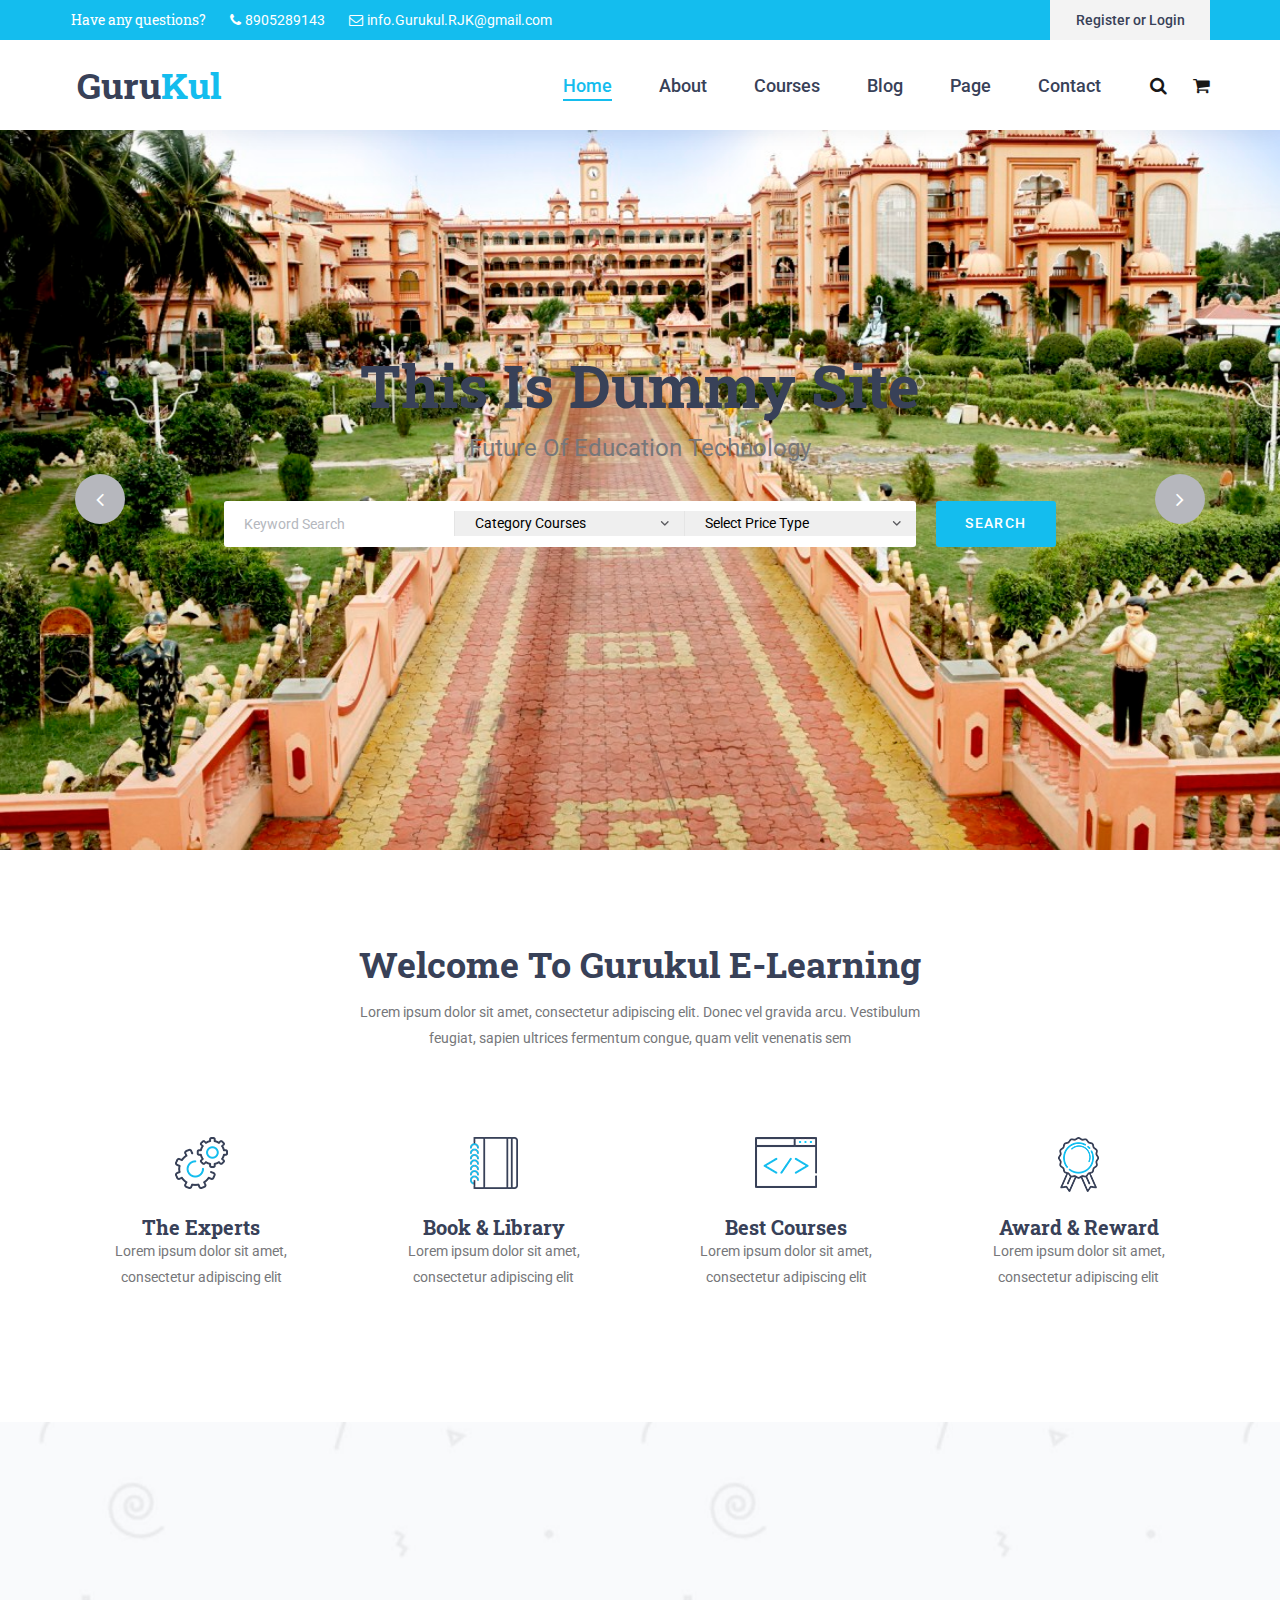
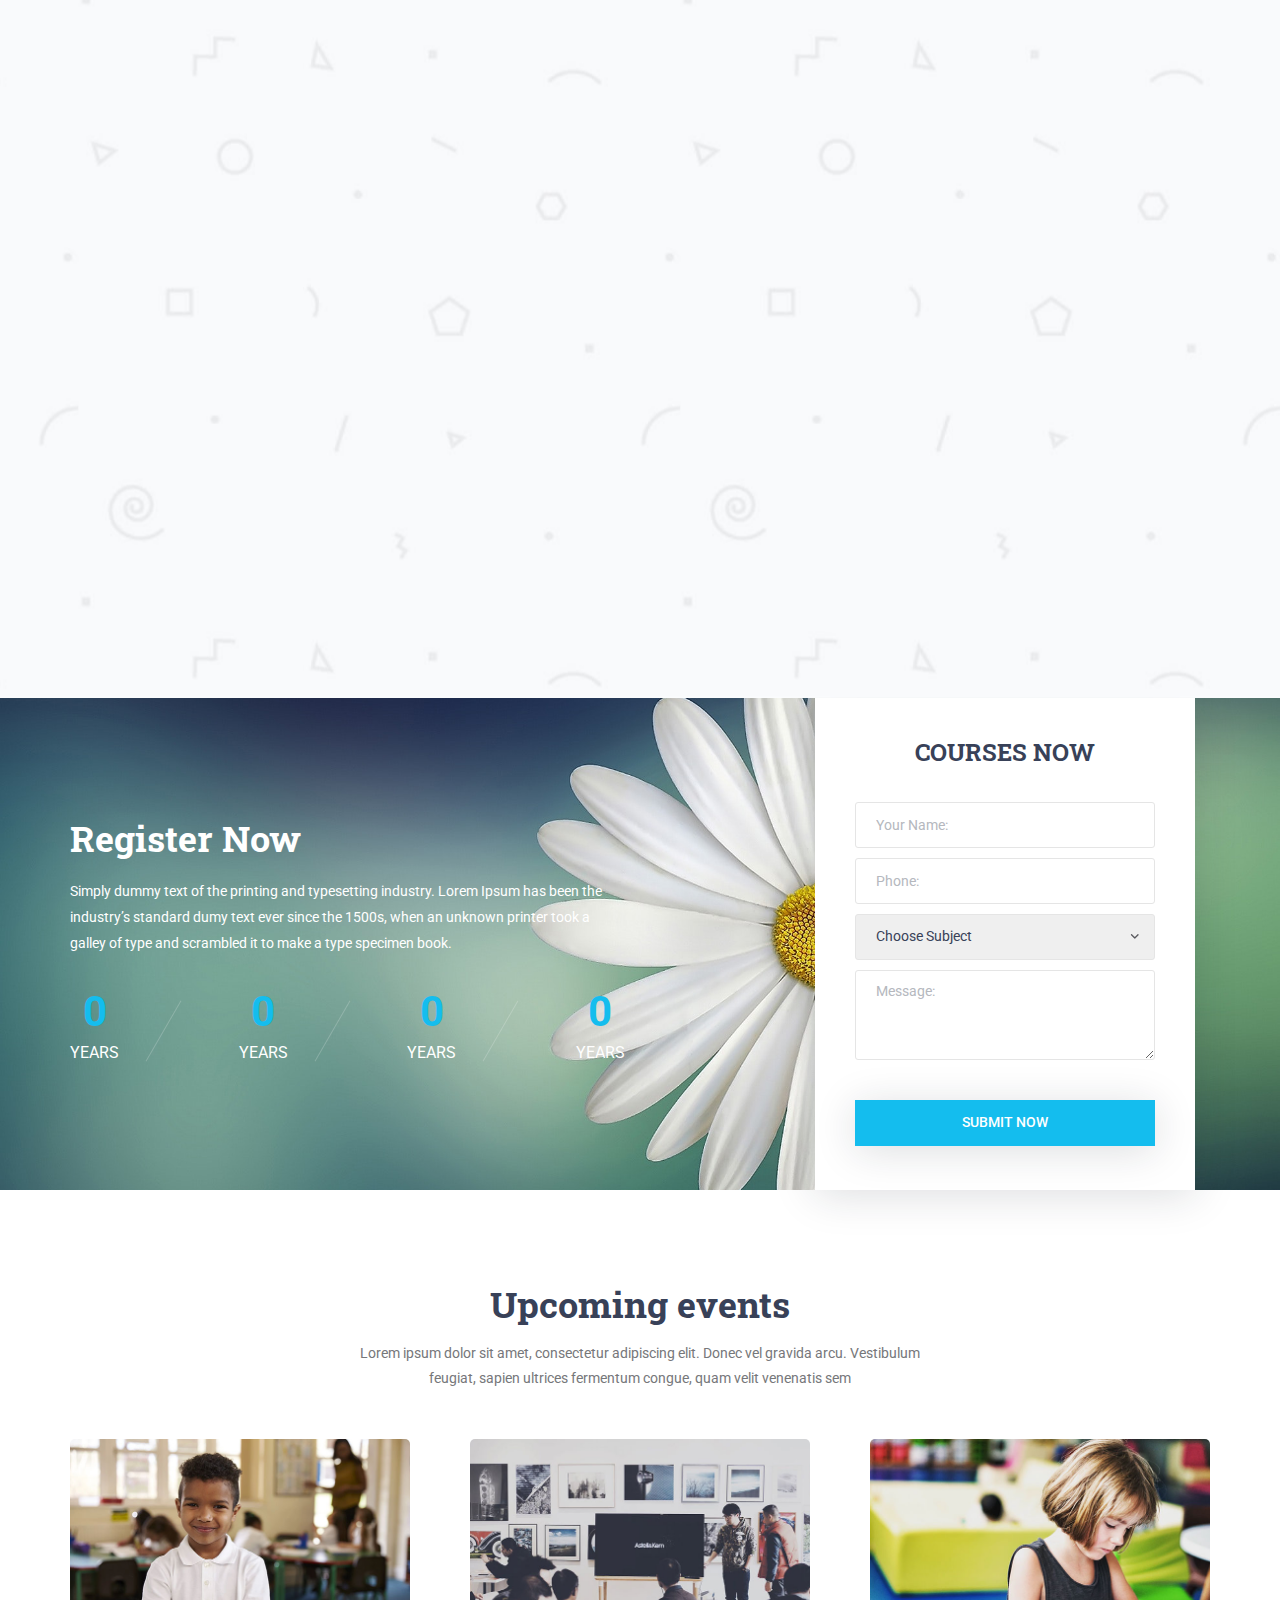
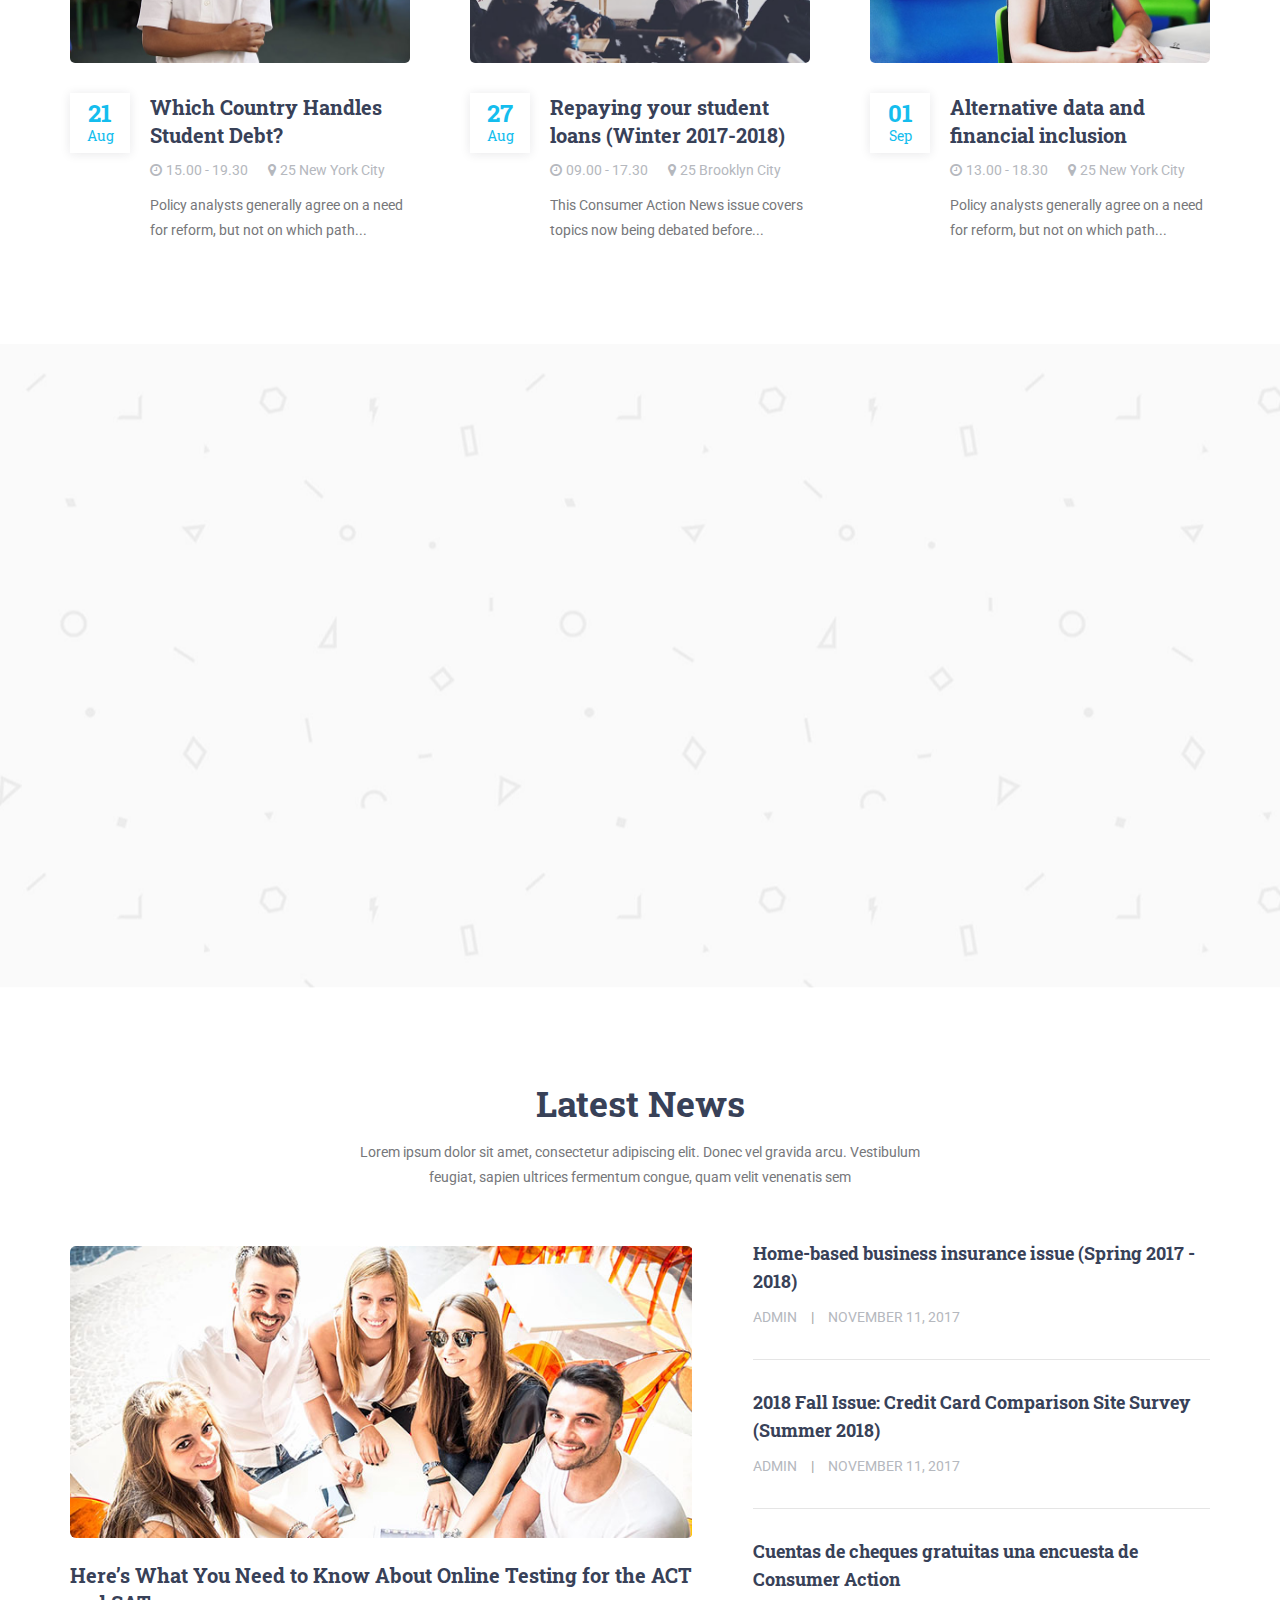
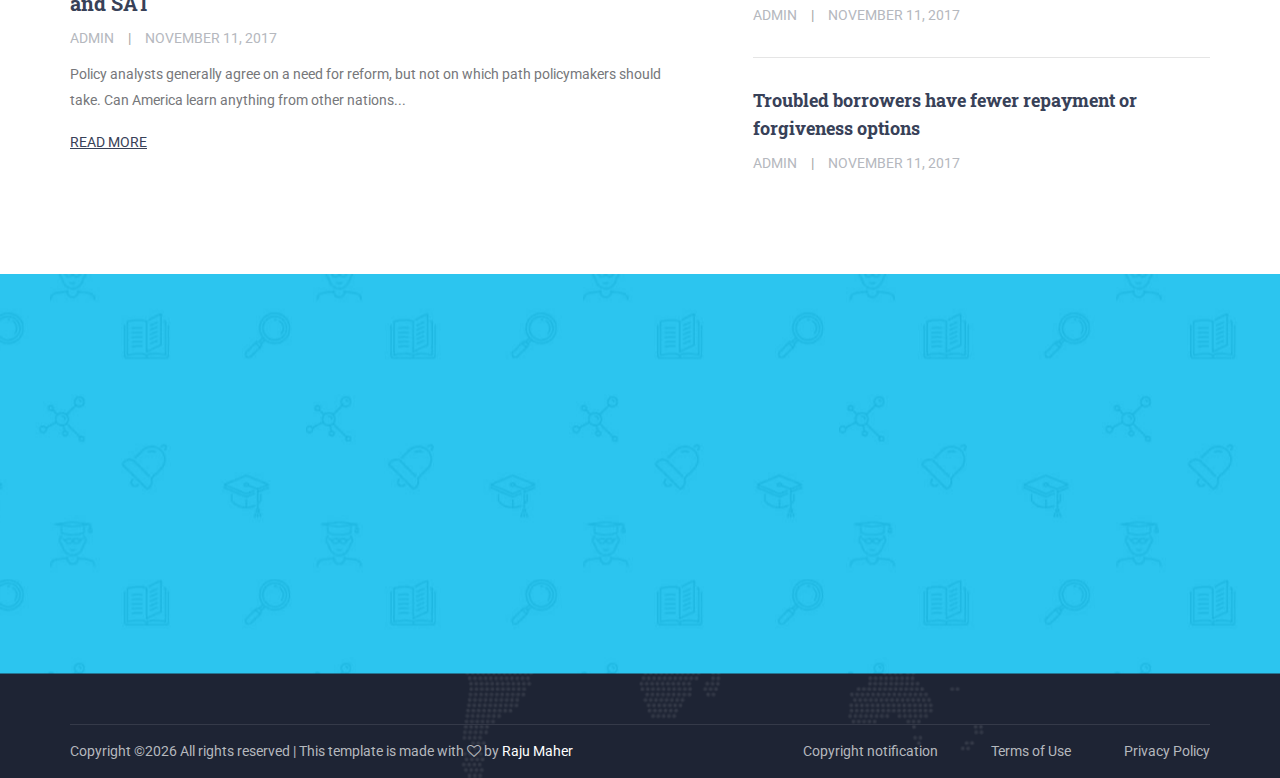
<file: index.html>
﻿
<head>
<title>Gurukul</title>
<meta charset="utf-8">
<meta http-equiv="X-UA-Compatible" content="IE=edge">
<meta name="description" content="Gurukul project">
<meta name="viewport" content="width=device-width, initial-scale=1">
<link rel="stylesheet" type="text/css" href="styles/bootstrap4/bootstrap.min.css">
<link href="plugins/font-awesome-4.7.0/css/font-awesome.min.css" rel="stylesheet" type="text/css">
<link rel="stylesheet" type="text/css" href="plugins/OwlCarousel2-2.2.1/owl.carousel.css">
<link rel="stylesheet" type="text/css" href="plugins/OwlCarousel2-2.2.1/owl.theme.default.css">
<link rel="stylesheet" type="text/css" href="plugins/OwlCarousel2-2.2.1/animate.css">
<link rel="stylesheet" type="text/css" href="styles/main_styles.css">
<link rel="stylesheet" type="text/css" href="styles/responsive.css">
</head>
<body>

<div class="super_container">

	<!-- Header -->

	<header class="header">
			
		<!-- Top Bar -->
		<div class="top_bar">
			<div class="top_bar_container">
				<div class="container">
					<div class="row">
						<div class="col">
							<div class="top_bar_content d-flex flex-row align-items-center justify-content-start">
								<ul class="top_bar_contact_list">
									<li><div class="question">Have any questions?</div></li>
									<li>
										<i class="fa fa-phone" aria-hidden="true"></i>
										<div>8905289143</div>
									</li>
									<li>
										<i class="fa fa-envelope-o" aria-hidden="true"></i>
										<div>info.Gurukul.RJK@gmail.com</div>
									</li>
								</ul>
								<div class="top_bar_login ml-auto">
									<div class="login_button"><a href="#">Register or Login</a></div>
								</div>
							</div>
						</div>
					</div>
				</div>
			</div>				
		</div>

		<!-- Header Content -->
		<div class="header_container">
			<div class="container">
				<div class="row">
					<div class="col">
						<div class="header_content d-flex flex-row align-items-center justify-content-start">
							<div class="logo_container">
								<a href="#">
									<div class="logo_text">Guru<span>Kul</span></div>
								</a>
							</div>
							<nav class="main_nav_contaner ml-auto">
								<ul class="main_nav">
									<li class="active"><a href="#">Home</a></li>
									<li><a href="about.html">About</a></li>
									<li><a href="courses.html">Courses</a></li>
									<li><a href="blog.html">Blog</a></li>
									<li><a href="#">Page</a></li>
									<li><a href="contact.html">Contact</a></li>
								</ul>
								<div class="search_button"><i class="fa fa-search" aria-hidden="true"></i></div>

								<!-- Hamburger -->

								<div class="shopping_cart"><i class="fa fa-shopping-cart" aria-hidden="true"></i></div>
								<div class="hamburger menu_mm">
									<i class="fa fa-bars menu_mm" aria-hidden="true"></i>
								</div>
							</nav>

						</div>
					</div>
				</div>
			</div>
		</div>

		<!-- Header Search Panel -->
		<div class="header_search_container">
			<div class="container">
				<div class="row">
					<div class="col">
						<div class="header_search_content d-flex flex-row align-items-center justify-content-end">
							<form action="#" class="header_search_form">
								<input type="search" class="search_input" placeholder="Search" required="required">
								<button class="header_search_button d-flex flex-column align-items-center justify-content-center">
									<i class="fa fa-search" aria-hidden="true"></i>
								</button>
							</form>
						</div>
					</div>
				</div>
			</div>			
		</div>			
	</header>

	<!-- Menu -->

	<div class="menu d-flex flex-column align-items-end justify-content-start text-right menu_mm trans_400">
		<div class="menu_close_container"><div class="menu_close"><div></div><div></div></div></div>
		<div class="search">
			<form action="#" class="header_search_form menu_mm">
				<input type="search" class="search_input menu_mm" placeholder="Search" required="required">
				<button class="header_search_button d-flex flex-column align-items-center justify-content-center menu_mm">
					<i class="fa fa-search menu_mm" aria-hidden="true"></i>
				</button>
			</form>
		</div>
		<nav class="menu_nav">
			<ul class="menu_mm">
				<li class="menu_mm"><a href="index.html">Home</a></li>
				<li class="menu_mm"><a href="#">About</a></li>
				<li class="menu_mm"><a href="#">Courses</a></li>
				<li class="menu_mm"><a href="#">Blog</a></li>
				<li class="menu_mm"><a href="#">Page</a></li>
				<li class="menu_mm"><a href="contact.html">Contact</a></li>
			</ul>
		</nav>
	</div>
	
	<!-- Home -->

	<div class="home">
		<div class="home_slider_container">
			
			<!-- Home Slider -->
			<div class="owl-carousel owl-theme home_slider">
				
				<!-- Home Slider Item -->
				<div class="owl-item">
					<div class="home_slider_background" style="background-image:url(images/home_slider_1.jpg)"></div>
					<div class="home_slider_content">
						<div class="container">
							<div class="row">
								<div class="col text-center">
									<div class="home_slider_title">This Is Dummy Site</div>
									<div class="home_slider_subtitle">Future Of Education Technology</div>
									<div class="home_slider_form_container">
										<form action="#" id="home_search_form_1" class="home_search_form d-flex flex-lg-row flex-column align-items-center justify-content-between">
											<div class="d-flex flex-row align-items-center justify-content-start">
												<input type="search" class="home_search_input" placeholder="Keyword Search" required="required">
												<select class="dropdown_item_select home_search_input">
													<option>Category Courses</option>
													<option>Category</option>
													<option>Category</option>
												</select>
												<select class="dropdown_item_select home_search_input">
													<option>Select Price Type</option>
													<option>Price Type</option>
													<option>Price Type</option>
												</select>
											</div>
											<button type="submit" class="home_search_button">search</button>
										</form>
									</div>
								</div>
							</div>
						</div>
					</div>
				</div>

				<!-- Home Slider Item -->
				<div class="owl-item">
					<div class="home_slider_background" style="background-image:url(images/home_slider_1.jpg)"></div>
					<div class="home_slider_content">
						<div class="container">
							<div class="row">
								<div class="col text-center">
									<div class="home_slider_title">This Is Dummy Site</div>
									<div class="home_slider_subtitle">Future Of Education Technology</div>
									<div class="home_slider_form_container">
										<form action="#" id="home_search_form_2" class="home_search_form d-flex flex-lg-row flex-column align-items-center justify-content-between">
											<div class="d-flex flex-row align-items-center justify-content-start">
												<input type="search" class="home_search_input" placeholder="Keyword Search" required="required">
												<select class="dropdown_item_select home_search_input">
													<option>Category Courses</option>
													<option>Category</option>
													<option>Category</option>
												</select>
												<select class="dropdown_item_select home_search_input">
													<option>Select Price Type</option>
													<option>Price Type</option>
													<option>Price Type</option>
												</select>
											</div>
											<button type="submit" class="home_search_button">search</button>
										</form>
									</div>
								</div>
							</div>
						</div>
					</div>
				</div>

				<!-- Home Slider Item -->
				<div class="owl-item">
					<div class="home_slider_background" style="background-image:url(images/home_slider_1.jpg)"></div>
					<div class="home_slider_content">
						<div class="container">
							<div class="row">
								<div class="col text-center">
									<div class="home_slider_title">This Is Dummy Site</div>
									<div class="home_slider_subtitle">Future Of Education Technology</div>
									<div class="home_slider_form_container">
										<form action="#" id="home_search_form_3" class="home_search_form d-flex flex-lg-row flex-column align-items-center justify-content-between">
											<div class="d-flex flex-row align-items-center justify-content-start">
												<input type="search" class="home_search_input" placeholder="Keyword Search" required="required">
												<select class="dropdown_item_select home_search_input">
													<option>Category Courses</option>
													<option>Category</option>
													<option>Category</option>
												</select>
												<select class="dropdown_item_select home_search_input">
													<option>Select Price Type</option>
													<option>Price Type</option>
													<option>Price Type</option>
												</select>
											</div>
											<button type="submit" class="home_search_button">search</button>
										</form>
									</div>
								</div>
							</div>
						</div>
					</div>
				</div>

			</div>
		</div>

		<!-- Home Slider Nav -->

		<div class="home_slider_nav home_slider_prev"><i class="fa fa-angle-left" aria-hidden="true"></i></div>
		<div class="home_slider_nav home_slider_next"><i class="fa fa-angle-right" aria-hidden="true"></i></div>
	</div>

	<!-- Features -->

	<div class="features">
		<div class="container">
			<div class="row">
				<div class="col">
					<div class="section_title_container text-center">
						<h2 class="section_title">Welcome To Gurukul E-Learning</h2>
						<div class="section_subtitle"><p>Lorem ipsum dolor sit amet, consectetur adipiscing elit. Donec vel gravida arcu. Vestibulum feugiat, sapien ultrices fermentum congue, quam velit venenatis sem</p></div>
					</div>
				</div>
			</div>
			<div class="row features_row">
				
				<!-- Features Item -->
				<div class="col-lg-3 feature_col">
					<div class="feature text-center trans_400">
						<div class="feature_icon"><img src="images/icon_1.png" alt=""></div>
						<h3 class="feature_title">The Experts</h3>
						<div class="feature_text"><p>Lorem ipsum dolor sit amet, consectetur adipiscing elit</p></div>
					</div>
				</div>

				<!-- Features Item -->
				<div class="col-lg-3 feature_col">
					<div class="feature text-center trans_400">
						<div class="feature_icon"><img src="images/icon_2.png" alt=""></div>
						<h3 class="feature_title">Book & Library</h3>
						<div class="feature_text"><p>Lorem ipsum dolor sit amet, consectetur adipiscing elit</p></div>
					</div>
				</div>

				<!-- Features Item -->
				<div class="col-lg-3 feature_col">
					<div class="feature text-center trans_400">
						<div class="feature_icon"><img src="images/icon_3.png" alt=""></div>
						<h3 class="feature_title">Best Courses</h3>
						<div class="feature_text"><p>Lorem ipsum dolor sit amet, consectetur adipiscing elit</p></div>
					</div>
				</div>

				<!-- Features Item -->
				<div class="col-lg-3 feature_col">
					<div class="feature text-center trans_400">
						<div class="feature_icon"><img src="images/icon_4.png" alt=""></div>
						<h3 class="feature_title">Award & Reward</h3>
						<div class="feature_text"><p>Lorem ipsum dolor sit amet, consectetur adipiscing elit</p></div>
					</div>
				</div>

			</div>
		</div>
	</div>

	<!-- Popular Courses -->

	<div class="courses">
		<div class="section_background parallax-window" data-parallax="scroll" data-image-src="images/courses_background.jpg" data-speed="0.8"></div>
		<div class="container">
			<div class="row">
				<div class="col">
					<div class="section_title_container text-center">
						<h2 class="section_title">Popular Online Courses</h2>
						<div class="section_subtitle"><p>Lorem ipsum dolor sit amet, consectetur adipiscing elit. Donec vel gravida arcu. Vestibulum feugiat, sapien ultrices fermentum congue, quam velit venenatis sem</p></div>
					</div>
				</div>
			</div>
			<div class="row courses_row">
				
				<!-- Course -->
				<div class="col-lg-4 course_col">
					<div class="course">
						<div class="course_image"><img src="images/course_1.jpg" alt=""></div>
						<div class="course_body">
							<h3 class="course_title"><a href="course.html">Software Training</a></h3>
							<div class="course_teacher">Mr. John Taylor</div>
							<div class="course_text">
								<p>Lorem ipsum dolor sit amet, consectetur adipi elitsed do eiusmod tempor</p>
							</div>
						</div>
						<div class="course_footer">
							<div class="course_footer_content d-flex flex-row align-items-center justify-content-start">
								<div class="course_info">
									<i class="fa fa-graduation-cap" aria-hidden="true"></i>
									<span>20 Student</span>
								</div>
								<div class="course_info">
									<i class="fa fa-star" aria-hidden="true"></i>
									<span>5 Ratings</span>
								</div>
								<div class="course_price ml-auto">$130</div>
							</div>
						</div>
					</div>
				</div>

				<!-- Course -->
				<div class="col-lg-4 course_col">
					<div class="course">
						<div class="course_image"><img src="images/course_2.jpg" alt=""></div>
						<div class="course_body">
							<h3 class="course_title"><a href="course.html">Developing Mobile Apps</a></h3>
							<div class="course_teacher">Ms. Lucius</div>
							<div class="course_text">
								<p>Lorem ipsum dolor sit amet, consectetur adipi elitsed do eiusmod tempor</p>
							</div>
						</div>
						<div class="course_footer">
							<div class="course_footer_content d-flex flex-row align-items-center justify-content-start">
								<div class="course_info">
									<i class="fa fa-graduation-cap" aria-hidden="true"></i>
									<span>20 Student</span>
								</div>
								<div class="course_info">
									<i class="fa fa-star" aria-hidden="true"></i>
									<span>5 Ratings</span>
								</div>
								<div class="course_price ml-auto">Free</div>
							</div>
						</div>
					</div>
				</div>

				<!-- Course -->
				<div class="col-lg-4 course_col">
					<div class="course">
						<div class="course_image"><img src="images/course_3.jpg" alt=""></div>
						<div class="course_body">
							<h3 class="course_title"><a href="course.html">Starting a Startup</a></h3>
							<div class="course_teacher">Mr. Charles</div>
							<div class="course_text">
								<p>Lorem ipsum dolor sit amet, consectetur adipi elitsed do eiusmod tempor</p>
							</div>
						</div>
						<div class="course_footer">
							<div class="course_footer_content d-flex flex-row align-items-center justify-content-start">
								<div class="course_info">
									<i class="fa fa-graduation-cap" aria-hidden="true"></i>
									<span>20 Student</span>
								</div>
								<div class="course_info">
									<i class="fa fa-star" aria-hidden="true"></i>
									<span>5 Ratings</span>
								</div>
								<div class="course_price ml-auto"><span>$320</span>$220</div>
							</div>
						</div>
					</div>
				</div>

			</div>
			<div class="row">
				<div class="col">
					<div class="courses_button trans_200"><a href="#">view all courses</a></div>
				</div>
			</div>
		</div>
	</div>

	<!-- Counter -->

	<div class="counter">
		<div class="counter_background" style="background-image:url(images/counter_background.jpg)"></div>
		<div class="container">
			<div class="row">
				<div class="col-lg-6">
					<div class="counter_content">
						<h2 class="counter_title">Register Now</h2>
						<div class="counter_text"><p>Simply dummy text of the printing and typesetting industry. Lorem Ipsum has been the industry’s standard dumy text ever since the 1500s, when an unknown printer took a galley of type and scrambled it to make a type specimen book.</p></div>

						<!-- Milestones -->

						<div class="milestones d-flex flex-md-row flex-column align-items-center justify-content-between">
							
							<!-- Milestone -->
							<div class="milestone">
								<div class="milestone_counter" data-end-value="15">0</div>
								<div class="milestone_text">years</div>
							</div>

							<!-- Milestone -->
							<div class="milestone">
								<div class="milestone_counter" data-end-value="120" data-sign-after="k">0</div>
								<div class="milestone_text">years</div>
							</div>

							<!-- Milestone -->
							<div class="milestone">
								<div class="milestone_counter" data-end-value="670" data-sign-after="+">0</div>
								<div class="milestone_text">years</div>
							</div>

							<!-- Milestone -->
							<div class="milestone">
								<div class="milestone_counter" data-end-value="320">0</div>
								<div class="milestone_text">years</div>
							</div>

						</div>
					</div>

				</div>
			</div>

			<div class="counter_form">
				<div class="row fill_height">
					<div class="col fill_height">
						<form class="counter_form_content d-flex flex-column align-items-center justify-content-center" action="#">
							<div class="counter_form_title">courses now</div>
							<input type="text" class="counter_input" placeholder="Your Name:" required="required">
							<input type="tel" class="counter_input" placeholder="Phone:" required="required">
							<select name="counter_select" id="counter_select" class="counter_input counter_options">
								<option>Choose Subject</option>
								<option>Subject</option>
								<option>Subject</option>
								<option>Subject</option>
							</select>
							<textarea class="counter_input counter_text_input" placeholder="Message:" required="required"></textarea>
							<button type="submit" class="counter_form_button">submit now</button>
						</form>
					</div>
				</div>
			</div>

		</div>
	</div>

	<!-- Events -->

	<div class="events">
		<div class="container">
			<div class="row">
				<div class="col">
					<div class="section_title_container text-center">
						<h2 class="section_title">Upcoming events</h2>
						<div class="section_subtitle"><p>Lorem ipsum dolor sit amet, consectetur adipiscing elit. Donec vel gravida arcu. Vestibulum feugiat, sapien ultrices fermentum congue, quam velit venenatis sem</p></div>
					</div>
				</div>
			</div>
			<div class="row events_row">

				<!-- Event -->
				<div class="col-lg-4 event_col">
					<div class="event event_left">
						<div class="event_image"><img src="images/event_1.jpg" alt=""></div>
						<div class="event_body d-flex flex-row align-items-start justify-content-start">
							<div class="event_date">
								<div class="d-flex flex-column align-items-center justify-content-center trans_200">
									<div class="event_day trans_200">21</div>
									<div class="event_month trans_200">Aug</div>
								</div>
							</div>
							<div class="event_content">
								<div class="event_title"><a href="#">Which Country Handles Student Debt?</a></div>
								<div class="event_info_container">
									<div class="event_info"><i class="fa fa-clock-o" aria-hidden="true"></i><span>15.00 - 19.30</span></div>
									<div class="event_info"><i class="fa fa-map-marker" aria-hidden="true"></i><span>25 New York City</span></div>
									<div class="event_text">
										<p>Policy analysts generally agree on a need for reform, but not on which path...</p>
									</div>
								</div>
							</div>
						</div>
					</div>
				</div>

				<!-- Event -->
				<div class="col-lg-4 event_col">
					<div class="event event_mid">
						<div class="event_image"><img src="images/event_2.jpg" alt=""></div>
						<div class="event_body d-flex flex-row align-items-start justify-content-start">
							<div class="event_date">
								<div class="d-flex flex-column align-items-center justify-content-center trans_200">
									<div class="event_day trans_200">27</div>
									<div class="event_month trans_200">Aug</div>
								</div>
							</div>
							<div class="event_content">
								<div class="event_title"><a href="#">Repaying your student loans (Winter 2017-2018)</a></div>
								<div class="event_info_container">
									<div class="event_info"><i class="fa fa-clock-o" aria-hidden="true"></i><span>09.00 - 17.30</span></div>
									<div class="event_info"><i class="fa fa-map-marker" aria-hidden="true"></i><span>25 Brooklyn City</span></div>
									<div class="event_text">
										<p>This Consumer Action News issue covers topics now being debated before...</p>
									</div>
								</div>
							</div>
						</div>
					</div>
				</div>

				<!-- Event -->
				<div class="col-lg-4 event_col">
					<div class="event event_right">
						<div class="event_image"><img src="images/event_3.jpg" alt=""></div>
						<div class="event_body d-flex flex-row align-items-start justify-content-start">
							<div class="event_date">
								<div class="d-flex flex-column align-items-center justify-content-center trans_200">
									<div class="event_day trans_200">01</div>
									<div class="event_month trans_200">Sep</div>
								</div>
							</div>
							<div class="event_content">
								<div class="event_title"><a href="#">Alternative data and financial inclusion</a></div>
								<div class="event_info_container">
									<div class="event_info"><i class="fa fa-clock-o" aria-hidden="true"></i><span>13.00 - 18.30</span></div>
									<div class="event_info"><i class="fa fa-map-marker" aria-hidden="true"></i><span>25 New York City</span></div>
									<div class="event_text">
										<p>Policy analysts generally agree on a need for reform, but not on which path...</p>
									</div>
								</div>
							</div>
						</div>
					</div>
				</div>

			</div>
		</div>
	</div>

	<!-- Team -->

	<div class="team">
		<div class="team_background parallax-window" data-parallax="scroll" data-image-src="images/team_background.jpg" data-speed="0.8"></div>
		<div class="container">
			<div class="row">
				<div class="col">
					<div class="section_title_container text-center">
						<h2 class="section_title">The Best Tutors in Town</h2>
						<div class="section_subtitle"><p>Lorem ipsum dolor sit amet, consectetur adipiscing elit. Donec vel gravida arcu. Vestibulum feugiat, sapien ultrices fermentum congue, quam velit venenatis sem</p></div>
					</div>
				</div>
			</div>
			<div class="row team_row">
				
				<!-- Team Item -->
				<div class="col-lg-3 col-md-6 team_col">
					<div class="team_item">
						<div class="team_image"><img src="images/team_1.jpg" alt=""></div>
						<div class="team_body">
							<div class="team_title"><a href="#">Jacke Masito</a></div>
							<div class="team_subtitle">Marketing & Management</div>
							<div class="social_list">
								<ul>
									<li><a href="#"><i class="fa fa-facebook" aria-hidden="true"></i></a></li>
									<li><a href="#"><i class="fa fa-twitter" aria-hidden="true"></i></a></li>
									<li><a href="#"><i class="fa fa-google-plus" aria-hidden="true"></i></a></li>
								</ul>
							</div>
						</div>
					</div>
				</div>

				<!-- Team Item -->
				<div class="col-lg-3 col-md-6 team_col">
					<div class="team_item">
						<div class="team_image"><img src="images/team_2.jpg" alt=""></div>
						<div class="team_body">
							<div class="team_title"><a href="#">William James</a></div>
							<div class="team_subtitle">Designer & Website</div>
							<div class="social_list">
								<ul>
									<li><a href="#"><i class="fa fa-facebook" aria-hidden="true"></i></a></li>
									<li><a href="#"><i class="fa fa-twitter" aria-hidden="true"></i></a></li>
									<li><a href="#"><i class="fa fa-google-plus" aria-hidden="true"></i></a></li>
								</ul>
							</div>
						</div>
					</div>
				</div>

				<!-- Team Item -->
				<div class="col-lg-3 col-md-6 team_col">
					<div class="team_item">
						<div class="team_image"><img src="images/team_3.jpg" alt=""></div>
						<div class="team_body">
							<div class="team_title"><a href="#">John Tyler</a></div>
							<div class="team_subtitle">Quantum mechanics</div>
							<div class="social_list">
								<ul>
									<li><a href="#"><i class="fa fa-facebook" aria-hidden="true"></i></a></li>
									<li><a href="#"><i class="fa fa-twitter" aria-hidden="true"></i></a></li>
									<li><a href="#"><i class="fa fa-google-plus" aria-hidden="true"></i></a></li>
								</ul>
							</div>
						</div>
					</div>
				</div>

				<!-- Team Item -->
				<div class="col-lg-3 col-md-6 team_col">
					<div class="team_item">
						<div class="team_image"><img src="images/team_4.jpg" alt=""></div>
						<div class="team_body">
							<div class="team_title"><a href="#">Veronica Vahn</a></div>
							<div class="team_subtitle">Math & Physics</div>
							<div class="social_list">
								<ul>
									<li><a href="#"><i class="fa fa-facebook" aria-hidden="true"></i></a></li>
									<li><a href="#"><i class="fa fa-twitter" aria-hidden="true"></i></a></li>
									<li><a href="#"><i class="fa fa-google-plus" aria-hidden="true"></i></a></li>
								</ul>
							</div>
						</div>
					</div>
				</div>

			</div>
		</div>
	</div>

	<!-- Latest News -->

	<div class="news">
		<div class="container">
			<div class="row">
				<div class="col">
					<div class="section_title_container text-center">
						<h2 class="section_title">Latest News</h2>
						<div class="section_subtitle"><p>Lorem ipsum dolor sit amet, consectetur adipiscing elit. Donec vel gravida arcu. Vestibulum feugiat, sapien ultrices fermentum congue, quam velit venenatis sem</p></div>
					</div>
				</div>
			</div>
			<div class="row news_row">
				<div class="col-lg-7 news_col">
					
					<!-- News Post Large -->
					<div class="news_post_large_container">
						<div class="news_post_large">
							<div class="news_post_image"><img src="images/news_1.jpg" alt=""></div>
							<div class="news_post_large_title"><a href="blog_single.html">Here’s What You Need to Know About Online Testing for the ACT and SAT</a></div>
							<div class="news_post_meta">
								<ul>
									<li><a href="#">admin</a></li>
									<li><a href="#">november 11, 2017</a></li>
								</ul>
							</div>
							<div class="news_post_text">
								<p>Policy analysts generally agree on a need for reform, but not on which path policymakers should take. Can America learn anything from other nations...</p>
							</div>
							<div class="news_post_link"><a href="blog_single.html">read more</a></div>
						</div>
					</div>
				</div>

				<div class="col-lg-5 news_col">
					<div class="news_posts_small">

						<!-- News Posts Small -->
						<div class="news_post_small">
							<div class="news_post_small_title"><a href="blog_single.html">Home-based business insurance issue (Spring 2017 - 2018)</a></div>
							<div class="news_post_meta">
								<ul>
									<li><a href="#">admin</a></li>
									<li><a href="#">november 11, 2017</a></li>
								</ul>
							</div>
						</div>

						<!-- News Posts Small -->
						<div class="news_post_small">
							<div class="news_post_small_title"><a href="blog_single.html">2018 Fall Issue: Credit Card Comparison Site Survey (Summer 2018)</a></div>
							<div class="news_post_meta">
								<ul>
									<li><a href="#">admin</a></li>
									<li><a href="#">november 11, 2017</a></li>
								</ul>
							</div>
						</div>

						<!-- News Posts Small -->
						<div class="news_post_small">
							<div class="news_post_small_title"><a href="blog_single.html">Cuentas de cheques gratuitas una encuesta de Consumer Action</a></div>
							<div class="news_post_meta">
								<ul>
									<li><a href="#">admin</a></li>
									<li><a href="#">november 11, 2017</a></li>
								</ul>
							</div>
						</div>

						<!-- News Posts Small -->
						<div class="news_post_small">
							<div class="news_post_small_title"><a href="blog_single.html">Troubled borrowers have fewer repayment or forgiveness options</a></div>
							<div class="news_post_meta">
								<ul>
									<li><a href="#">admin</a></li>
									<li><a href="#">november 11, 2017</a></li>
								</ul>
							</div>
						</div>

					</div>
				</div>
			</div>
		</div>
	</div>

	<!-- Newsletter -->

	<div class="newsletter">
		<div class="newsletter_background parallax-window" data-parallax="scroll" data-image-src="images/newsletter.jpg" data-speed="0.8"></div>
		<div class="container">
			<div class="row">
				<div class="col">
					<div class="newsletter_container d-flex flex-lg-row flex-column align-items-center justify-content-start">

						<!-- Newsletter Content -->
						<div class="newsletter_content text-lg-left text-center">
							<div class="newsletter_title">sign up for news and offers</div>
							<div class="newsletter_subtitle">Subcribe to lastest smartphones news & great deals we offer</div>
						</div>

						<!-- Newsletter Form -->
						<div class="newsletter_form_container ml-lg-auto">
							<form action="#" id="newsletter_form" class="newsletter_form d-flex flex-row align-items-center justify-content-center">
								<input type="email" class="newsletter_input" placeholder="Your Email" required="required">
								<button type="submit" class="newsletter_button">subscribe</button>
							</form>
						</div>

					</div>
				</div>
			</div>
		</div>
	</div>

	<!-- Footer -->

	<footer class="footer">
		<div class="footer_background" style="background-image:url(images/footer_background.png)"></div>
		<div class="container">
			<div class="row footer_row">
				<div class="col">
					<div class="footer_content">
						<div class="row">

							<div class="col-lg-3 footer_col">
					
								<!-- Footer About -->
								<div class="footer_section footer_about">
									<div class="footer_logo_container">
										<a href="#">
											<div class="footer_logo_text">Guru<span>kul</span></div>
										</a>
									</div>
									<div class="footer_about_text">
										<p>Jay Swami Narayan</p>
									</div>
									<div class="footer_social">
										<ul>
											<li><a href="#"><i class="fa fa-facebook" aria-hidden="true"></i></a></li>
											<li><a href="#"><i class="fa fa-google-plus" aria-hidden="true"></i></a></li>
											<li><a href="#"><i class="fa fa-instagram" aria-hidden="true"></i></a></li>
											<li><a href="#"><i class="fa fa-twitter" aria-hidden="true"></i></a></li>
										</ul>
									</div>
								</div>
								
							</div>

							<div class="col-lg-3 footer_col">
					
								<!-- Footer Contact -->
								<div class="footer_section footer_contact">
									<div class="footer_title">Contact Us</div>
									<div class="footer_contact_info">
										<ul>
											<li>Email: Info.Gurukul.RJK@gmail.com</li>
											<li>Phone:  8905289143</li>
											<li>Near Bus Stand Gurukul Collage,Rajkot.</li>
										</ul>
									</div>
								</div>
								
							</div>

							<div class="col-lg-3 footer_col">
					
								<!-- Footer links -->
								<div class="footer_section footer_links">
									<div class="footer_title">Contact Us</div>
									<div class="footer_links_container">
										<ul>
											<li><a href="index.html">Home</a></li>
											<li><a href="about.html">About</a></li>
											<li><a href="contact.html">Contact</a></li>
											<li><a href="#">Features</a></li>
											<li><a href="courses.html">Courses</a></li>
											<li><a href="#">Events</a></li>
											<li><a href="#">Gallery</a></li>
											<li><a href="#">FAQs</a></li>
										</ul>
									</div>
								</div>
								
							</div>

							<div class="col-lg-3 footer_col clearfix">
					
								<!-- Footer links -->
								<div class="footer_section footer_mobile">
									<div class="footer_title">Mobile</div>
									<div class="footer_mobile_content">
										<div class="footer_image"><a href="#"><img src="images/mobile_1.png" alt=""></a></div>
										<div class="footer_image"><a href="#"><img src="images/mobile_2.png" alt=""></a></div>
									</div>
								</div>
								
							</div>

						</div>
					</div>
				</div>
			</div>

			<div class="row copyright_row">
				<div class="col">
					<div class="copyright d-flex flex-lg-row flex-column align-items-center justify-content-start">
						<div class="cr_text"><!-- Link back to Raju Maher can't be removed. Template is licensed under CC BY 3.0. -->
Copyright &copy;<script>document.write(new Date().getFullYear());</script> All rights reserved | This template is made with <i class="fa fa-heart-o" aria-hidden="true"></i> by <a href="https://Raju Maher.com" target="_blank">Raju Maher</a>
<!-- Link back to Raju Maher can't be removed. Template is licensed under CC BY 3.0. --></div>
						<div class="ml-lg-auto cr_links">
							<ul class="cr_list">
								<li><a href="#">Copyright notification</a></li>
								<li><a href="#">Terms of Use</a></li>
								<li><a href="#">Privacy Policy</a></li>
							</ul>
						</div>
					</div>
				</div>
			</div>
		</div>
	</footer>
</div>

<script src="js/jquery-3.2.1.min.js"></script>
<script src="styles/bootstrap4/popper.js"></script>
<script src="styles/bootstrap4/bootstrap.min.js"></script>
<script src="plugins/greensock/TweenMax.min.js"></script>
<script src="plugins/greensock/TimelineMax.min.js"></script>
<script src="plugins/scrollmagic/ScrollMagic.min.js"></script>
<script src="plugins/greensock/animation.gsap.min.js"></script>
<script src="plugins/greensock/ScrollToPlugin.min.js"></script>
<script src="plugins/OwlCarousel2-2.2.1/owl.carousel.js"></script>
<script src="plugins/easing/easing.js"></script>
<script src="plugins/parallax-js-master/parallax.min.js"></script>
<script src="js/custom.js"></script>
</body>
</html>
</file>
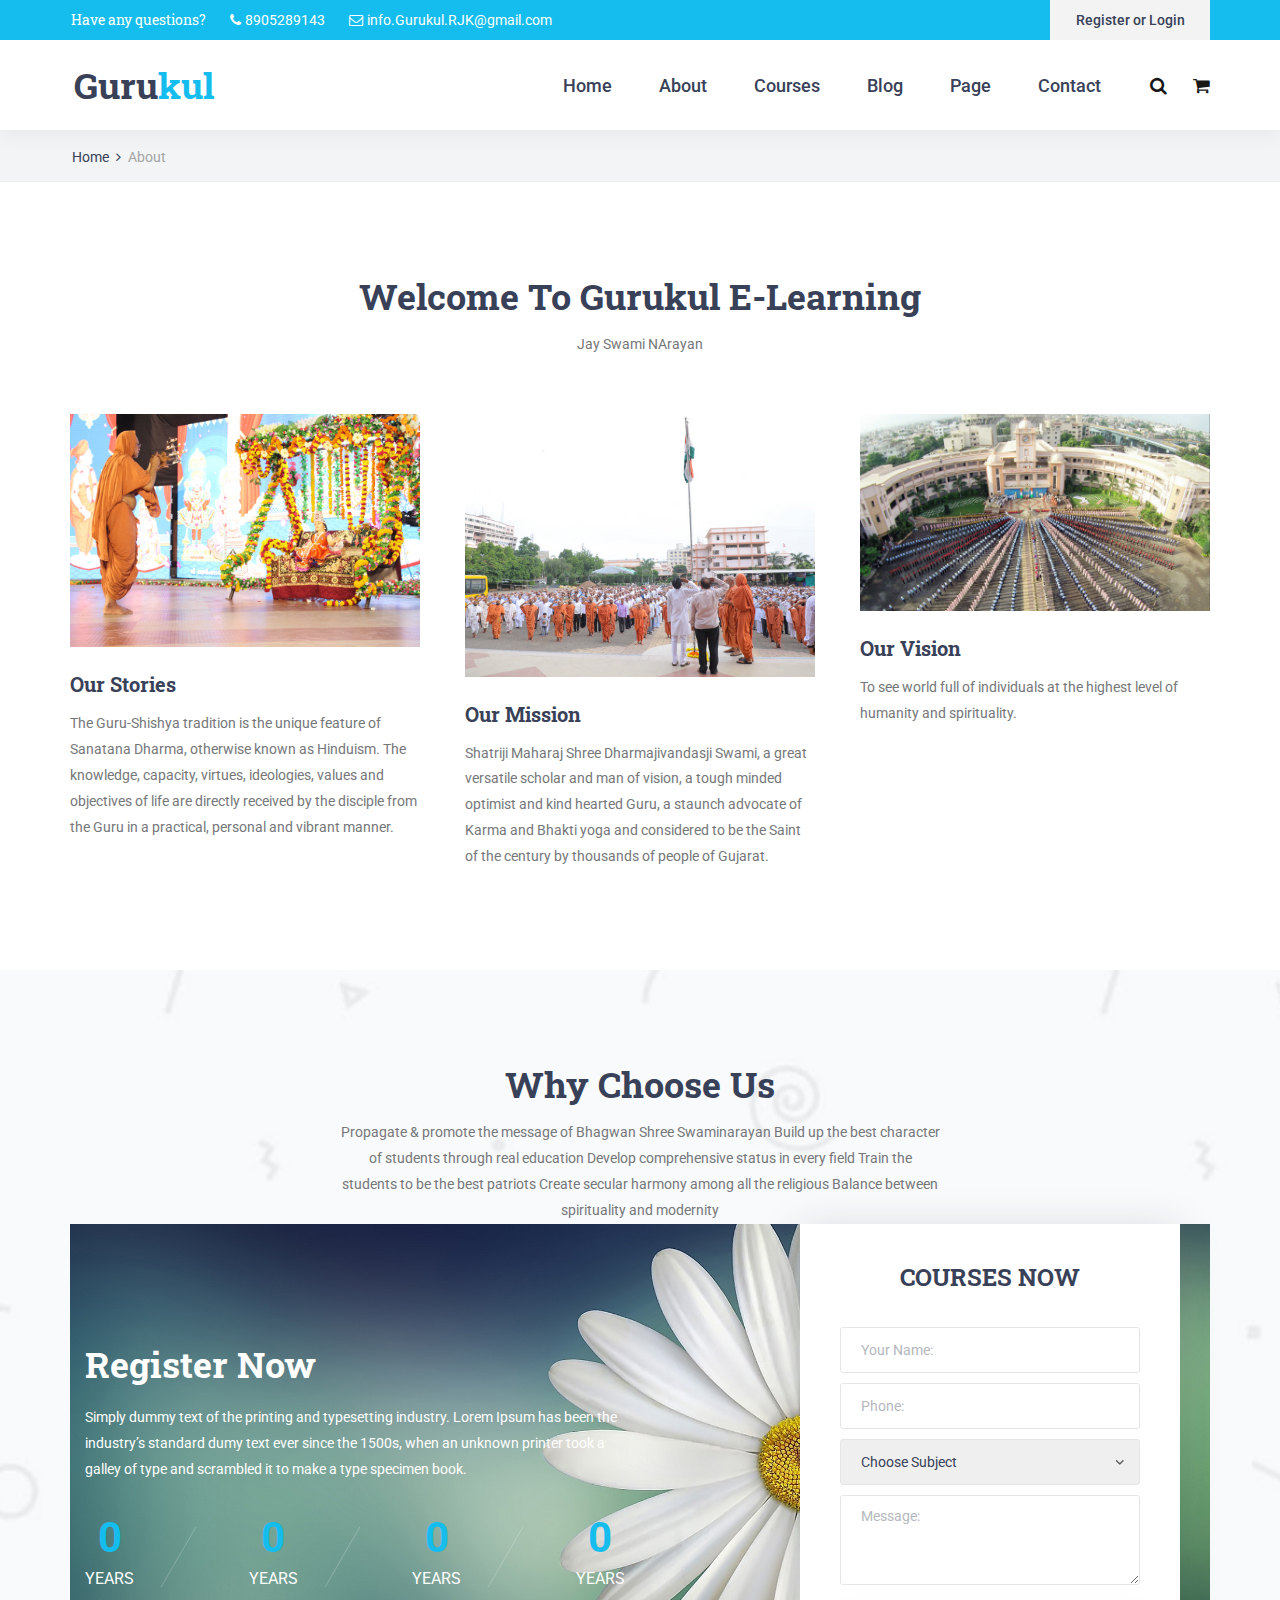
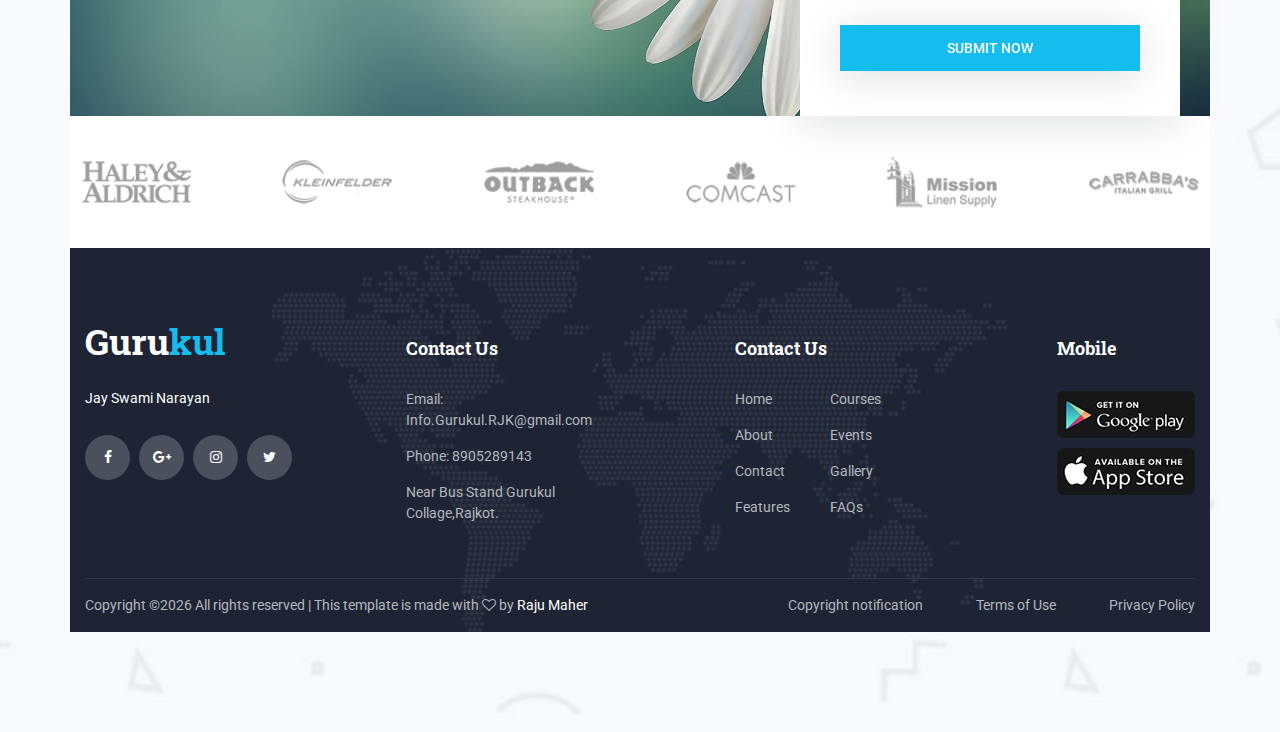
<file: about.html>
﻿
<head>
<title>About</title>
<meta charset="utf-8">
<meta http-equiv="X-UA-Compatible" content="IE=edge">
<meta name="description" content="Gurukul project">
<meta name="viewport" content="width=device-width, initial-scale=1">
<link rel="stylesheet" type="text/css" href="styles/bootstrap4/bootstrap.min.css">
<link href="plugins/font-awesome-4.7.0/css/font-awesome.min.css" rel="stylesheet" type="text/css">
<link href="plugins/colorbox/colorbox.css" rel="stylesheet" type="text/css">
<link rel="stylesheet" type="text/css" href="plugins/OwlCarousel2-2.2.1/owl.carousel.css">
<link rel="stylesheet" type="text/css" href="plugins/OwlCarousel2-2.2.1/owl.theme.default.css">
<link rel="stylesheet" type="text/css" href="plugins/OwlCarousel2-2.2.1/animate.css">
<link rel="stylesheet" type="text/css" href="styles/about.css">
<link rel="stylesheet" type="text/css" href="styles/about_responsive.css">
</head>
<body>

<div class="super_container">

	<!-- Header -->

	<header class="header">
			
		<!-- Top Bar -->
		<div class="top_bar">
			<div class="top_bar_container">
				<div class="container">
					<div class="row">
						<div class="col">
							<div class="top_bar_content d-flex flex-row align-items-center justify-content-start">
								<ul class="top_bar_contact_list">
									<li><div class="question">Have any questions?</div></li>
									<li>
										<i class="fa fa-phone" aria-hidden="true"></i>
										<div>8905289143</div>
									</li>
									<li>
										<i class="fa fa-envelope-o" aria-hidden="true"></i>
										<div>info.Gurukul.RJK@gmail.com</div>
									</li>
								</ul>
								<div class="top_bar_login ml-auto">
									<div class="login_button"><a href="#">Register or Login</a></div>
								</div>
							</div>
						</div>
					</div>
				</div>
			</div>				
		</div>

		<!-- Header Content -->
		<div class="header_container">
			<div class="container">
				<div class="row">
					<div class="col">
						<div class="header_content d-flex flex-row align-items-center justify-content-start">
							<div class="logo_container">
								<a href="#">
									<div class="logo_text">Guru<span>kul</span></div>
								</a>
							</div>
							<nav class="main_nav_contaner ml-auto">
								<ul class="main_nav">
									<li><a href="index.html">Home</a></li>
									<li><a href="about.html">About</a></li>
									<li><a href="courses.html">Courses</a></li>
									<li><a href="blog.html">Blog</a></li>
									<li><a href="#">Page</a></li>
									<li><a href="contact.html">Contact</a></li>
								</ul>
								<div class="search_button"><i class="fa fa-search" aria-hidden="true"></i></div>

								<!-- Hamburger -->

								<div class="shopping_cart"><i class="fa fa-shopping-cart" aria-hidden="true"></i></div>
								<div class="hamburger menu_mm">
									<i class="fa fa-bars menu_mm" aria-hidden="true"></i>
								</div>
							</nav>

						</div>
					</div>
				</div>
			</div>
		</div>

		<!-- Header Search Panel -->
		<div class="header_search_container">
			<div class="container">
				<div class="row">
					<div class="col">
						<div class="header_search_content d-flex flex-row align-items-center justify-content-end">
							<form action="#" class="header_search_form">
								<input type="search" class="search_input" placeholder="Search" required="required">
								<button class="header_search_button d-flex flex-column align-items-center justify-content-center">
									<i class="fa fa-search" aria-hidden="true"></i>
								</button>
							</form>
						</div>
					</div>
				</div>
			</div>			
		</div>			
	</header>

	<!-- Menu -->

	<div class="menu d-flex flex-column align-items-end justify-content-start text-right menu_mm trans_400">
		<div class="menu_close_container"><div class="menu_close"><div></div><div></div></div></div>
		<div class="search">
			<form action="#" class="header_search_form menu_mm">
				<input type="search" class="search_input menu_mm" placeholder="Search" required="required">
				<button class="header_search_button d-flex flex-column align-items-center justify-content-center menu_mm">
					<i class="fa fa-search menu_mm" aria-hidden="true"></i>
				</button>
			</form>
		</div>
		<nav class="menu_nav">
			<ul class="menu_mm">
				<li class="menu_mm"><a href="index.html">Home</a></li>
				<li class="menu_mm"><a href="#">About</a></li>
				<li class="menu_mm"><a href="#">Courses</a></li>
				<li class="menu_mm"><a href="#">Blog</a></li>
				<li class="menu_mm"><a href="#">Page</a></li>
				<li class="menu_mm"><a href="contact.html">Contact</a></li>
			</ul>
		</nav>
	</div>
	
	<!-- Home -->

	<div class="home">
		<div class="breadcrumbs_container">
			<div class="container">
				<div class="row">
					<div class="col">
						<div class="breadcrumbs">
							<ul>
								<li><a href="index.html">Home</a></li>
								<li>About</li>
							</ul>
						</div>
					</div>
				</div>
			</div>
		</div>			
	</div>

	<!-- About -->

	<div class="about">
		<div class="container">
			<div class="row">
				<div class="col">
					<div class="section_title_container text-center">
						<h2 class="section_title">Welcome To Gurukul E-Learning</h2>
						<div class="section_subtitle"><p>Jay Swami NArayan</p></div>
					</div>
				</div>
			</div>
			<div class="row about_row">
				
				<!-- About Item -->
				<div class="col-lg-4 about_col about_col_left">
					<div class="about_item">
						<div class="about_item_image"><img src="images/about_1.jpg" alt=""></div>
						<div class="about_item_title"><a href="#">Our Stories</a></div>
						<div class="about_item_text">
							<p>The Guru-Shishya tradition is the unique feature of Sanatana Dharma, otherwise known as Hinduism. The knowledge, capacity, virtues, ideologies, values and objectives of life are directly received by the disciple from the Guru in a practical, personal and vibrant manner. </p>
						</div>
					</div>
				</div>

				<!-- About Item -->
				<div class="col-lg-4 about_col about_col_middle">
					<div class="about_item">
						<div class="about_item_image"><img src="images/about_2.jpg" alt=""></div>
						<div class="about_item_title"><a href="#">Our Mission</a></div>
						<div class="about_item_text">
							<p>Shatriji Maharaj Shree Dharmajivandasji Swami, a great versatile scholar and man of vision, a tough minded optimist and kind hearted Guru, a staunch advocate of Karma and Bhakti yoga and considered to be the Saint of the century by thousands of people of Gujarat. </p>
						</div>
					</div>
				</div>

				<!-- About Item -->
				<div class="col-lg-4 about_col about_col_right">
					<div class="about_item">
						<div class="about_item_image"><img src="images/about_3.jpg" alt=""></div>
						<div class="about_item_title"><a href="#">Our Vision</a></div>
						<div class="about_item_text">
							<p>To see world full of individuals at the highest level of humanity and spirituality.</p>
						</div>
					</div>
				</div>

			</div>
		</div>
	</div>

	<!-- Feature -->

	<div class="feature">
		<div class="feature_background" style="background-image:url(images/courses_background.jpg)"></div>
		<div class="container">
			<div class="row">
				<div class="col">
					<div class="section_title_container text-center">
						<h2 class="section_title">Why Choose Us</h2>
						<div class="section_subtitle"><p>Propagate & promote the message of Bhagwan Shree Swaminarayan

Build up the best character of students through real education

Develop comprehensive status in every field

Train the students to be the best patriots

Create secular harmony among all the religious

Balance between spirituality and modernity</p></div>
					</div>
				</div>
			</div>
			

				
	<!-- Counter -->

	<div class="counter">
		<div class="counter_background" style="background-image:url(images/counter_background.jpg)"></div>
		<div class="container">
			<div class="row">
				<div class="col-lg-6">
					<div class="counter_content">
						<h2 class="counter_title">Register Now</h2>
						<div class="counter_text"><p>Simply dummy text of the printing and typesetting industry. Lorem Ipsum has been the industry’s standard dumy text ever since the 1500s, when an unknown printer took a galley of type and scrambled it to make a type specimen book.</p></div>

						<!-- Milestones -->

						<div class="milestones d-flex flex-md-row flex-column align-items-center justify-content-between">
							
							<!-- Milestone -->
							<div class="milestone">
								<div class="milestone_counter" data-end-value="15">0</div>
								<div class="milestone_text">years</div>
							</div>

							<!-- Milestone -->
							<div class="milestone">
								<div class="milestone_counter" data-end-value="120" data-sign-after="k">0</div>
								<div class="milestone_text">years</div>
							</div>

							<!-- Milestone -->
							<div class="milestone">
								<div class="milestone_counter" data-end-value="670" data-sign-after="+">0</div>
								<div class="milestone_text">years</div>
							</div>

							<!-- Milestone -->
							<div class="milestone">
								<div class="milestone_counter" data-end-value="320">0</div>
								<div class="milestone_text">years</div>
							</div>

						</div>
					</div>

				</div>
			</div>

			<div class="counter_form">
				<div class="row fill_height">
					<div class="col fill_height">
						<form class="counter_form_content d-flex flex-column align-items-center justify-content-center" action="#">
							<div class="counter_form_title">courses now</div>
							<input type="text" class="counter_input" placeholder="Your Name:" required="required">
							<input type="tel" class="counter_input" placeholder="Phone:" required="required">
							<select name="counter_select" id="counter_select" class="counter_input counter_options">
								<option>Choose Subject</option>
								<option>Subject</option>
								<option>Subject</option>
								<option>Subject</option>
							</select>
							<textarea class="counter_input counter_text_input" placeholder="Message:" required="required"></textarea>
							<button type="submit" class="counter_form_button">submit now</button>
						</form>
					</div>
				</div>
			</div>

		</div>
	</div>

	<!-- Partners -->

	<div class="partners">
		<div class="container">
			<div class="row">
				<div class="col">
					<div class="partners_slider_container">
						<div class="owl-carousel owl-theme partners_slider">

							<!-- Partner Item -->
							<div class="owl-item partner_item"><img src="images/partner_1.png" alt=""></div>

							<!-- Partner Item -->
							<div class="owl-item partner_item"><img src="images/partner_2.png" alt=""></div>

							<!-- Partner Item -->
							<div class="owl-item partner_item"><img src="images/partner_3.png" alt=""></div>

							<!-- Partner Item -->
							<div class="owl-item partner_item"><img src="images/partner_4.png" alt=""></div>

							<!-- Partner Item -->
							<div class="owl-item partner_item"><img src="images/partner_5.png" alt=""></div>

							<!-- Partner Item -->
							<div class="owl-item partner_item"><img src="images/partner_6.png" alt=""></div>

						</div>
					</div>
				</div>
			</div>
		</div>
	</div>

	<!-- Footer -->

	<footer class="footer">
		<div class="footer_background" style="background-image:url(images/footer_background.png)"></div>
		<div class="container">
			<div class="row footer_row">
				<div class="col">
					<div class="footer_content">
						<div class="row">

							<div class="col-lg-3 footer_col">
					
								<!-- Footer About -->
								<div class="footer_section footer_about">
									<div class="footer_logo_container">
										<a href="#">
											<div class="footer_logo_text">Guru<span>kul</span></div>
										</a>
									</div>
									<div class="footer_about_text">
										<p>Jay Swami Narayan</p>
									</div>
									<div class="footer_social">
										<ul>
											<li><a href="#"><i class="fa fa-facebook" aria-hidden="true"></i></a></li>
											<li><a href="#"><i class="fa fa-google-plus" aria-hidden="true"></i></a></li>
											<li><a href="#"><i class="fa fa-instagram" aria-hidden="true"></i></a></li>
											<li><a href="#"><i class="fa fa-twitter" aria-hidden="true"></i></a></li>
										</ul>
									</div>
								</div>
								
							</div>

							<div class="col-lg-3 footer_col">
					
								<!-- Footer Contact -->
								<div class="footer_section footer_contact">
									<div class="footer_title">Contact Us</div>
									<div class="footer_contact_info">
										<ul>
											<li>Email: Info.Gurukul.RJK@gmail.com</li>
											<li>Phone:  8905289143</li>
											<li>Near Bus Stand Gurukul Collage,Rajkot.</li>
										</ul>
									</div>
								</div>
								
							</div>

							<div class="col-lg-3 footer_col">
					
								<!-- Footer links -->
								<div class="footer_section footer_links">
									<div class="footer_title">Contact Us</div>
									<div class="footer_links_container">
										<ul>
											<li><a href="index.html">Home</a></li>
											<li><a href="about.html">About</a></li>
											<li><a href="contact.html">Contact</a></li>
											<li><a href="#">Features</a></li>
											<li><a href="courses.html">Courses</a></li>
											<li><a href="#">Events</a></li>
											<li><a href="#">Gallery</a></li>
											<li><a href="#">FAQs</a></li>
										</ul>
									</div>
								</div>
								
							</div>

							<div class="col-lg-3 footer_col clearfix">
					
								<!-- Footer links -->
								<div class="footer_section footer_mobile">
									<div class="footer_title">Mobile</div>
									<div class="footer_mobile_content">
										<div class="footer_image"><a href="#"><img src="images/mobile_1.png" alt=""></a></div>
										<div class="footer_image"><a href="#"><img src="images/mobile_2.png" alt=""></a></div>
									</div>
								</div>
								
							</div>

						</div>
					</div>
				</div>
			</div>

			<div class="row copyright_row">
				<div class="col">
					<div class="copyright d-flex flex-lg-row flex-column align-items-center justify-content-start">
						<div class="cr_text"><!-- Link back to Raju Maher can't be removed. Template is licensed under CC BY 3.0. -->
Copyright &copy;<script>document.write(new Date().getFullYear());</script> All rights reserved | This template is made with <i class="fa fa-heart-o" aria-hidden="true"></i> by <a href="https://Raju Maher.com" target="_blank">Raju Maher</a>
<!-- Link back to Raju Maher can't be removed. Template is licensed under CC BY 3.0. --></div>
						<div class="ml-lg-auto cr_links">
							<ul class="cr_list">
								<li><a href="#">Copyright notification</a></li>
								<li><a href="#">Terms of Use</a></li>
								<li><a href="#">Privacy Policy</a></li>
							</ul>
						</div>
					</div>
				</div>
			</div>
		</div>
	</footer>
</div>

<script src="js/jquery-3.2.1.min.js"></script>
<script src="styles/bootstrap4/popper.js"></script>
<script src="styles/bootstrap4/bootstrap.min.js"></script>
<script src="plugins/greensock/TweenMax.min.js"></script>
<script src="plugins/greensock/TimelineMax.min.js"></script>
<script src="plugins/scrollmagic/ScrollMagic.min.js"></script>
<script src="plugins/greensock/animation.gsap.min.js"></script>
<script src="plugins/greensock/ScrollToPlugin.min.js"></script>
<script src="plugins/OwlCarousel2-2.2.1/owl.carousel.js"></script>
<script src="plugins/easing/easing.js"></script>
<script src="plugins/parallax-js-master/parallax.min.js"></script>
<script src="plugins/colorbox/jquery.colorbox-min.js"></script>
<script src="js/about.js"></script>
</body>
</html>
</file>
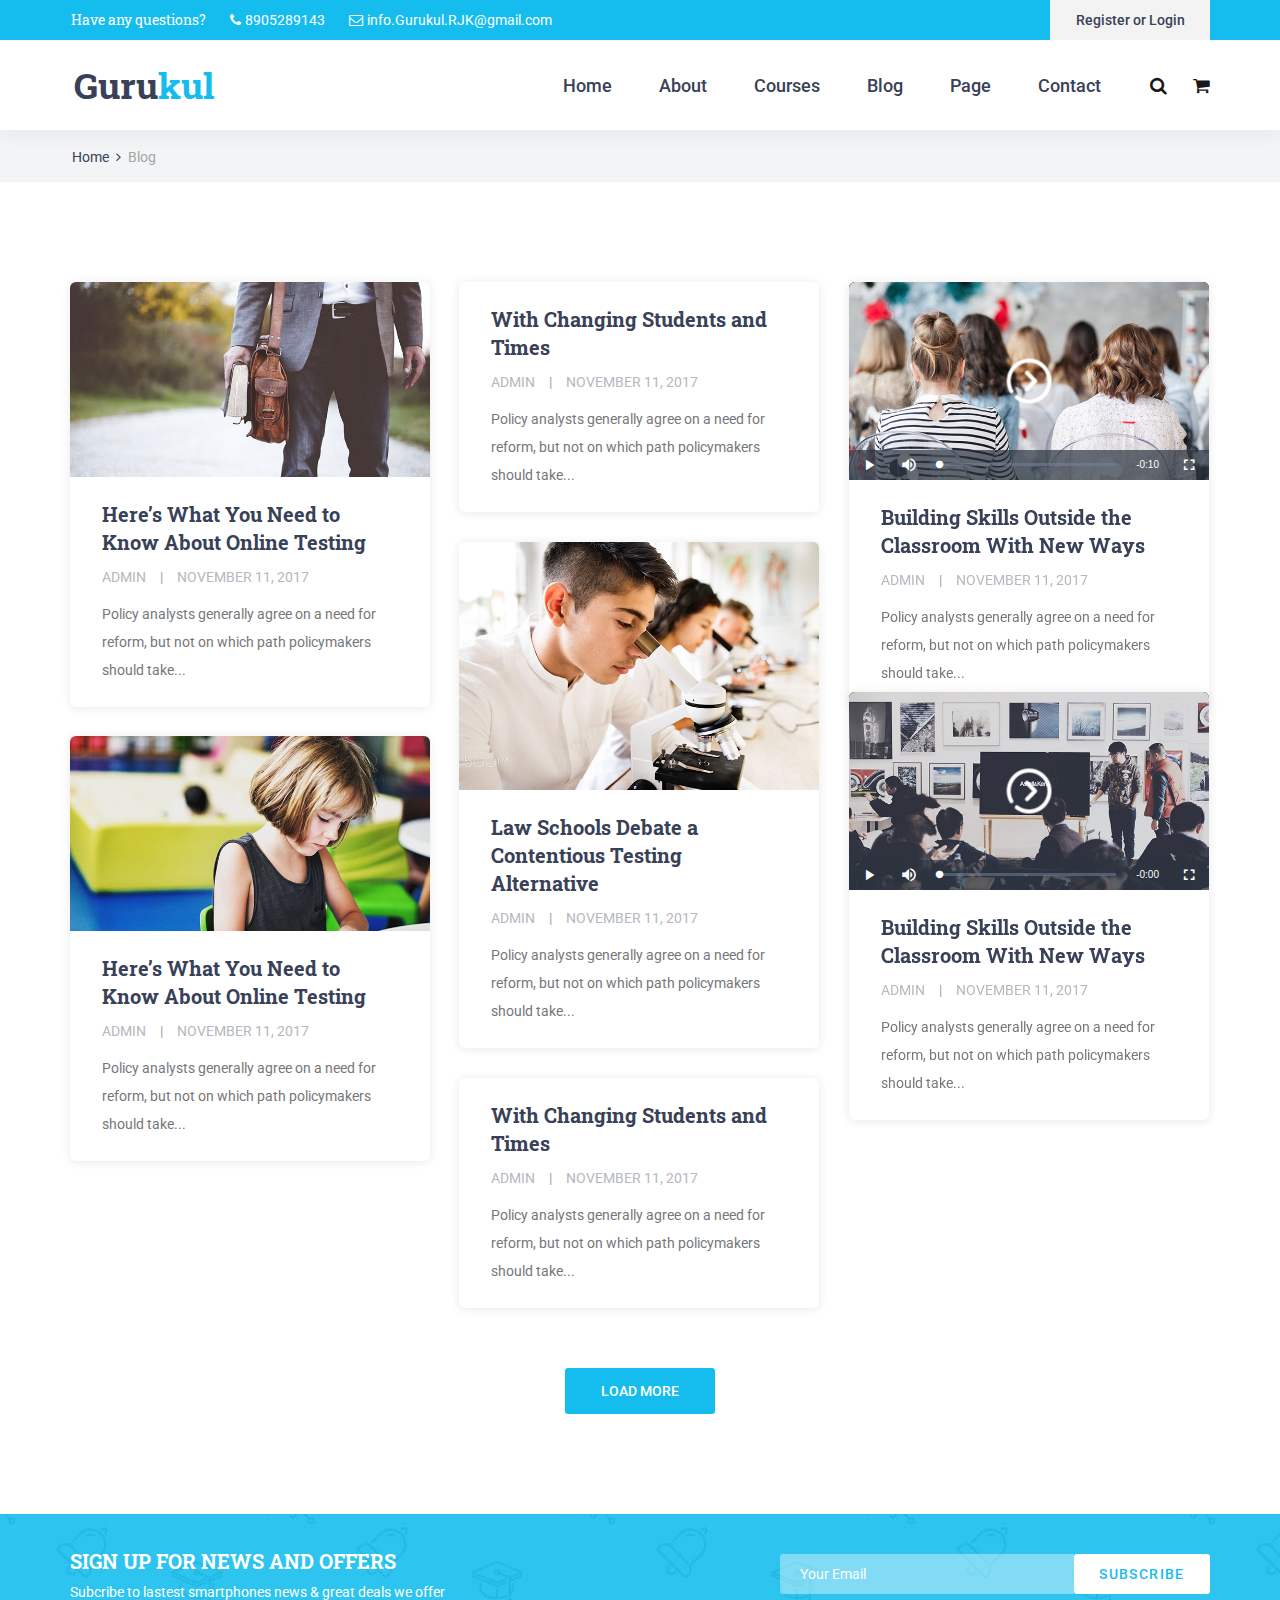
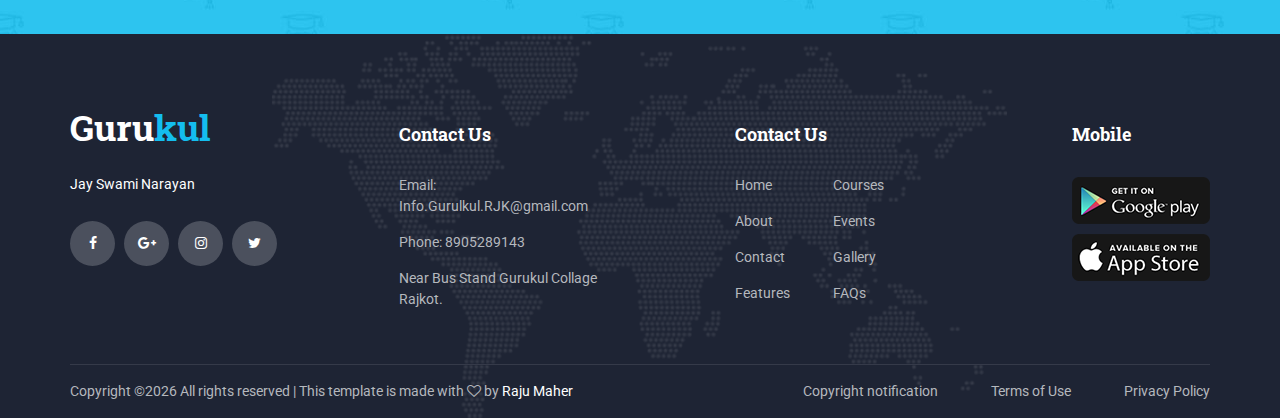
<file: blog.html>
﻿
<head>
<title>Blog</title>
<meta charset="utf-8">
<meta http-equiv="X-UA-Compatible" content="IE=edge">
<meta name="description" content="Gurukul project">
<meta name="viewport" content="width=device-width, initial-scale=1">
<link rel="stylesheet" type="text/css" href="styles/bootstrap4/bootstrap.min.css">
<link href="plugins/font-awesome-4.7.0/css/font-awesome.min.css" rel="stylesheet" type="text/css">
<link href="plugins/video-js/video-js.css" rel="stylesheet" type="text/css">
<link rel="stylesheet" type="text/css" href="styles/blog.css">
<link rel="stylesheet" type="text/css" href="styles/blog_responsive.css">
</head>
<body>

<div class="super_container">

	<!-- Header -->

	<header class="header">
			
		<!-- Top Bar -->
		<div class="top_bar">
			<div class="top_bar_container">
				<div class="container">
					<div class="row">
						<div class="col">
							<div class="top_bar_content d-flex flex-row align-items-center justify-content-start">
								<ul class="top_bar_contact_list">
									<li><div class="question">Have any questions?</div></li>
									<li>
										<i class="fa fa-phone" aria-hidden="true"></i>
										<div>8905289143</div>
									</li>
									<li>
										<i class="fa fa-envelope-o" aria-hidden="true"></i>
										<div>info.Gurukul.RJK@gmail.com</div>
									</li>
								</ul>
								<div class="top_bar_login ml-auto">
									<div class="login_button"><a href="#">Register or Login</a></div>
								</div>
							</div>
						</div>
					</div>
				</div>
			</div>				
		</div>

		<!-- Header Content -->
		<div class="header_container">
			<div class="container">
				<div class="row">
					<div class="col">
						<div class="header_content d-flex flex-row align-items-center justify-content-start">
							<div class="logo_container">
								<a href="#">
									<div class="logo_text">Guru<span>kul</span></div>
								</a>
							</div>
							<nav class="main_nav_contaner ml-auto">
								<ul class="main_nav">
									<li><a href="index.html">Home</a></li>
									<li><a href="about.html">About</a></li>
									<li><a href="courses.html">Courses</a></li>
									<li><a href="blog.html">Blog</a></li>
									<li><a href="#">Page</a></li>
									<li><a href="contact.html">Contact</a></li>
								</ul>
								<div class="search_button"><i class="fa fa-search" aria-hidden="true"></i></div>

								<!-- Hamburger -->

								<div class="shopping_cart"><i class="fa fa-shopping-cart" aria-hidden="true"></i></div>
								<div class="hamburger menu_mm">
									<i class="fa fa-bars menu_mm" aria-hidden="true"></i>
								</div>
							</nav>

						</div>
					</div>
				</div>
			</div>
		</div>

		<!-- Header Search Panel -->
		<div class="header_search_container">
			<div class="container">
				<div class="row">
					<div class="col">
						<div class="header_search_content d-flex flex-row align-items-center justify-content-end">
							<form action="#" class="header_search_form">
								<input type="search" class="search_input" placeholder="Search" required="required">
								<button class="header_search_button d-flex flex-column align-items-center justify-content-center">
									<i class="fa fa-search" aria-hidden="true"></i>
								</button>
							</form>
						</div>
					</div>
				</div>
			</div>			
		</div>			
	</header>

	<!-- Menu -->

	<div class="menu d-flex flex-column align-items-end justify-content-start text-right menu_mm trans_400">
		<div class="menu_close_container"><div class="menu_close"><div></div><div></div></div></div>
		<div class="search">
			<form action="#" class="header_search_form menu_mm">
				<input type="search" class="search_input menu_mm" placeholder="Search" required="required">
				<button class="header_search_button d-flex flex-column align-items-center justify-content-center menu_mm">
					<i class="fa fa-search menu_mm" aria-hidden="true"></i>
				</button>
			</form>
		</div>
		<nav class="menu_nav">
			<ul class="menu_mm">
				<li class="menu_mm"><a href="index.html">Home</a></li>
				<li class="menu_mm"><a href="#">About</a></li>
				<li class="menu_mm"><a href="#">Courses</a></li>
				<li class="menu_mm"><a href="#">Blog</a></li>
				<li class="menu_mm"><a href="#">Page</a></li>
				<li class="menu_mm"><a href="contact.html">Contact</a></li>
			</ul>
		</nav>
	</div>
	
	<!-- Home -->

	<div class="home">
		<div class="breadcrumbs_container">
			<div class="container">
				<div class="row">
					<div class="col">
						<div class="breadcrumbs">
							<ul>
								<li><a href="index.html">Home</a></li>
								<li>Blog</li>
							</ul>
						</div>
					</div>
				</div>
			</div>
		</div>			
	</div>

	<!-- Blog -->

	<div class="blog">
		<div class="container">
			<div class="row">
				<div class="col">
					<div class="blog_post_container">

						<!-- Blog Post -->
						<div class="blog_post trans_200">
							<div class="blog_post_image"><img src="images/blog_1.jpg" alt=""></div>
							<div class="blog_post_body">
								<div class="blog_post_title"><a href="blog_single.html">Here’s What You Need to Know About Online Testing</a></div>
								<div class="blog_post_meta">
									<ul>
										<li><a href="#">admin</a></li>
										<li><a href="#">november 11, 2017</a></li>
									</ul>
								</div>
								<div class="blog_post_text">
									<p>Policy analysts generally agree on a need for reform, but not on which path policymakers should take...</p>
								</div>
							</div>
						</div>

						<!-- Blog Post -->
						<div class="blog_post trans_200">
							<div class="blog_post_body">
								<div class="blog_post_title"><a href="blog_single.html">With Changing Students and Times</a></div>
								<div class="blog_post_meta">
									<ul>
										<li><a href="#">admin</a></li>
										<li><a href="#">november 11, 2017</a></li>
									</ul>
								</div>
								<div class="blog_post_text">
									<p>Policy analysts generally agree on a need for reform, but not on which path policymakers should take...</p>
								</div>
							</div>
						</div>

						<!-- Blog Post -->
						<div class="blog_post trans_200">
							<div class="blog_post_video_container">
								<video class="blog_post_video video-js" data-setup='{"controls": true, "autoplay": false, "preload": "auto", "poster": "images/blog_2.jpg"}'>
									<source src="images/mov_bbb.mp4" type="video/mp4">
									<source src="images/mov_bbb.ogg" type="video/ogg">
									Your browser does not support HTML5 video.
								</video>
							</div>
							<div class="blog_post_body">
								<div class="blog_post_title"><a href="blog_single.html">Building Skills Outside the Classroom With New Ways</a></div>
								<div class="blog_post_meta">
									<ul>
										<li><a href="#">admin</a></li>
										<li><a href="#">november 11, 2017</a></li>
									</ul>
								</div>
								<div class="blog_post_text">
									<p>Policy analysts generally agree on a need for reform, but not on which path policymakers should take...</p>
								</div>
							</div>
						</div>

						<!-- Blog Post -->
						<div class="blog_post trans_200">
							<div class="blog_post_image"><img src="images/blog_3.jpg" alt=""></div>
							<div class="blog_post_body">
								<div class="blog_post_title"><a href="blog_single.html">Law Schools Debate a Contentious Testing Alternative</a></div>
								<div class="blog_post_meta">
									<ul>
										<li><a href="#">admin</a></li>
										<li><a href="#">november 11, 2017</a></li>
									</ul>
								</div>
								<div class="blog_post_text">
									<p>Policy analysts generally agree on a need for reform, but not on which path policymakers should take...</p>
								</div>
							</div>
						</div>

						<!-- Blog Post -->
						<div class="blog_post trans_200">
							<div class="blog_post_video_container">
								<video class="blog_post_video video-js" data-setup='{"controls": true, "autoplay": false, "preload": "auto", "poster": "images/blog_4.jpg"}'>
									<source src="images/mov_bbb.mp4" type="video/mp4">
									<source src="images/mov_bbb.ogg" type="video/ogg">
									Your browser does not support HTML5 video.
								</video>
							</div>
							<div class="blog_post_body">
								<div class="blog_post_title"><a href="blog_single.html">Building Skills Outside the Classroom With New Ways</a></div>
								<div class="blog_post_meta">
									<ul>
										<li><a href="#">admin</a></li>
										<li><a href="#">november 11, 2017</a></li>
									</ul>
								</div>
								<div class="blog_post_text">
									<p>Policy analysts generally agree on a need for reform, but not on which path policymakers should take...</p>
								</div>
							</div>
						</div>

						<!-- Blog Post -->
						<div class="blog_post trans_200">
							<div class="blog_post_image"><img src="images/blog_5.jpg" alt=""></div>
							<div class="blog_post_body">
								<div class="blog_post_title"><a href="blog_single.html">Here’s What You Need to Know About Online Testing</a></div>
								<div class="blog_post_meta">
									<ul>
										<li><a href="#">admin</a></li>
										<li><a href="#">november 11, 2017</a></li>
									</ul>
								</div>
								<div class="blog_post_text">
									<p>Policy analysts generally agree on a need for reform, but not on which path policymakers should take...</p>
								</div>
							</div>
						</div>

						<!-- Blog Post -->
						<div class="blog_post trans_200">
							<div class="blog_post_body">
								<div class="blog_post_title"><a href="blog_single.html">With Changing Students and Times</a></div>
								<div class="blog_post_meta">
									<ul>
										<li><a href="#">admin</a></li>
										<li><a href="#">november 11, 2017</a></li>
									</ul>
								</div>
								<div class="blog_post_text">
									<p>Policy analysts generally agree on a need for reform, but not on which path policymakers should take...</p>
								</div>
							</div>
						</div>

					</div>
				</div>
			</div>
			<div class="row">
				<div class="col text-center">
					<div class="load_more trans_200"><a href="#">load more</a></div>
				</div>
			</div>
		</div>
	</div>

	<!-- Newsletter -->

	<div class="newsletter">
		<div class="newsletter_background" style="background-image:url(images/newsletter_background.jpg)"></div>
		<div class="container">
			<div class="row">
				<div class="col">
					<div class="newsletter_container d-flex flex-lg-row flex-column align-items-center justify-content-start">

						<!-- Newsletter Content -->
						<div class="newsletter_content text-lg-left text-center">
							<div class="newsletter_title">sign up for news and offers</div>
							<div class="newsletter_subtitle">Subcribe to lastest smartphones news & great deals we offer</div>
						</div>

						<!-- Newsletter Form -->
						<div class="newsletter_form_container ml-lg-auto">
							<form action="#" id="newsletter_form" class="newsletter_form d-flex flex-row align-items-center justify-content-center">
								<input type="email" class="newsletter_input" placeholder="Your Email" required="required">
								<button type="submit" class="newsletter_button">subscribe</button>
							</form>
						</div>

					</div>
				</div>
			</div>
		</div>
	</div>

	<!-- Footer -->

	<footer class="footer">
		<div class="footer_background" style="background-image:url(images/footer_background.png)"></div>
		<div class="container">
			<div class="row footer_row">
				<div class="col">
					<div class="footer_content">
						<div class="row">

							<div class="col-lg-3 footer_col">
					
								<!-- Footer About -->
								<div class="footer_section footer_about">
									<div class="footer_logo_container">
										<a href="#">
											<div class="footer_logo_text">Guru<span>kul</span></div>
										</a>
									</div>
									<div class="footer_about_text">
										<p>Jay Swami Narayan</p>
									</div>
									<div class="footer_social">
										<ul>
											<li><a href="#"><i class="fa fa-facebook" aria-hidden="true"></i></a></li>
											<li><a href="#"><i class="fa fa-google-plus" aria-hidden="true"></i></a></li>
											<li><a href="#"><i class="fa fa-instagram" aria-hidden="true"></i></a></li>
											<li><a href="#"><i class="fa fa-twitter" aria-hidden="true"></i></a></li>
										</ul>
									</div>
								</div>
								
							</div>

							<div class="col-lg-3 footer_col">
					
								<!-- Footer Contact -->
								<div class="footer_section footer_contact">
									<div class="footer_title">Contact Us</div>
									<div class="footer_contact_info">
										<ul>
											<li>Email: Info.Gurulkul.RJK@gmail.com</li>
											<li>Phone: 8905289143</li>
											<li>Near Bus Stand Gurukul Collage Rajkot.</li>
										</ul>
									</div>
								</div>
								
							</div>

							<div class="col-lg-3 footer_col">
					
								<!-- Footer links -->
								<div class="footer_section footer_links">
									<div class="footer_title">Contact Us</div>
									<div class="footer_links_container">
										<ul>
											<li><a href="index.html">Home</a></li>
											<li><a href="about.html">About</a></li>
											<li><a href="contact.html">Contact</a></li>
											<li><a href="#">Features</a></li>
											<li><a href="courses.html">Courses</a></li>
											<li><a href="#">Events</a></li>
											<li><a href="#">Gallery</a></li>
											<li><a href="#">FAQs</a></li>
										</ul>
									</div>
								</div>
								
							</div>

							<div class="col-lg-3 footer_col clearfix">
					
								<!-- Footer links -->
								<div class="footer_section footer_mobile">
									<div class="footer_title">Mobile</div>
									<div class="footer_mobile_content">
										<div class="footer_image"><a href="#"><img src="images/mobile_1.png" alt=""></a></div>
										<div class="footer_image"><a href="#"><img src="images/mobile_2.png" alt=""></a></div>
									</div>
								</div>
								
							</div>

						</div>
					</div>
				</div>
			</div>

			<div class="row copyright_row">
				<div class="col">
					<div class="copyright d-flex flex-lg-row flex-column align-items-center justify-content-start">
						<div class="cr_text"><!-- Link back to Raju Maher can't be removed. Template is licensed under CC BY 3.0. -->
Copyright &copy;<script>document.write(new Date().getFullYear());</script> All rights reserved | This template is made with <i class="fa fa-heart-o" aria-hidden="true"></i> by <a href="https://Raju Maher.com" target="_blank">Raju Maher</a>
<!-- Link back to Raju Maher can't be removed. Template is licensed under CC BY 3.0. --></div>
						<div class="ml-lg-auto cr_links">
							<ul class="cr_list">
								<li><a href="#">Copyright notification</a></li>
								<li><a href="#">Terms of Use</a></li>
								<li><a href="#">Privacy Policy</a></li>
							</ul>
						</div>
					</div>
				</div>
			</div>
		</div>
	</footer>
</div>

<script src="js/jquery-3.2.1.min.js"></script>
<script src="styles/bootstrap4/popper.js"></script>
<script src="styles/bootstrap4/bootstrap.min.js"></script>
<script src="plugins/easing/easing.js"></script>
<script src="plugins/masonry/masonry.js"></script>
<script src="plugins/video-js/video.min.js"></script>
<script src="plugins/parallax-js-master/parallax.min.js"></script>
<script src="js/blog.js"></script>
</body>
</html>
</file>
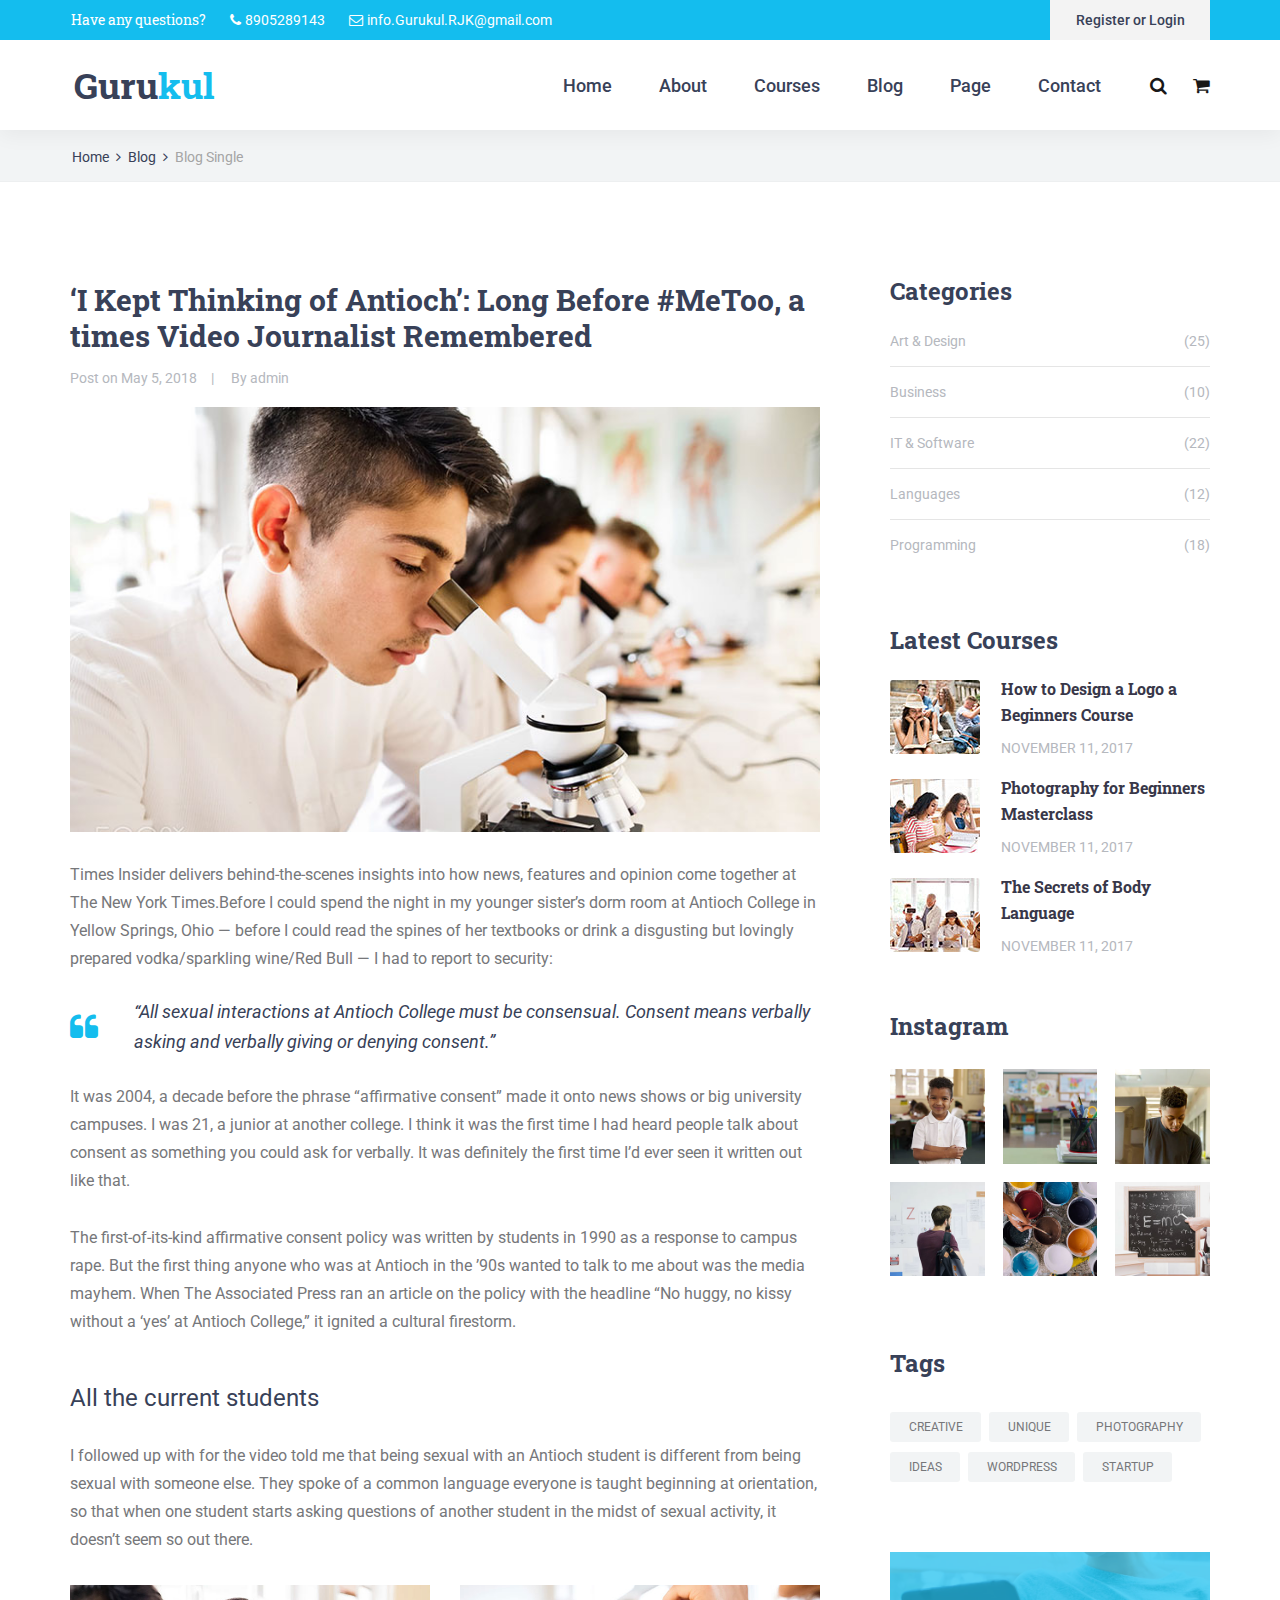
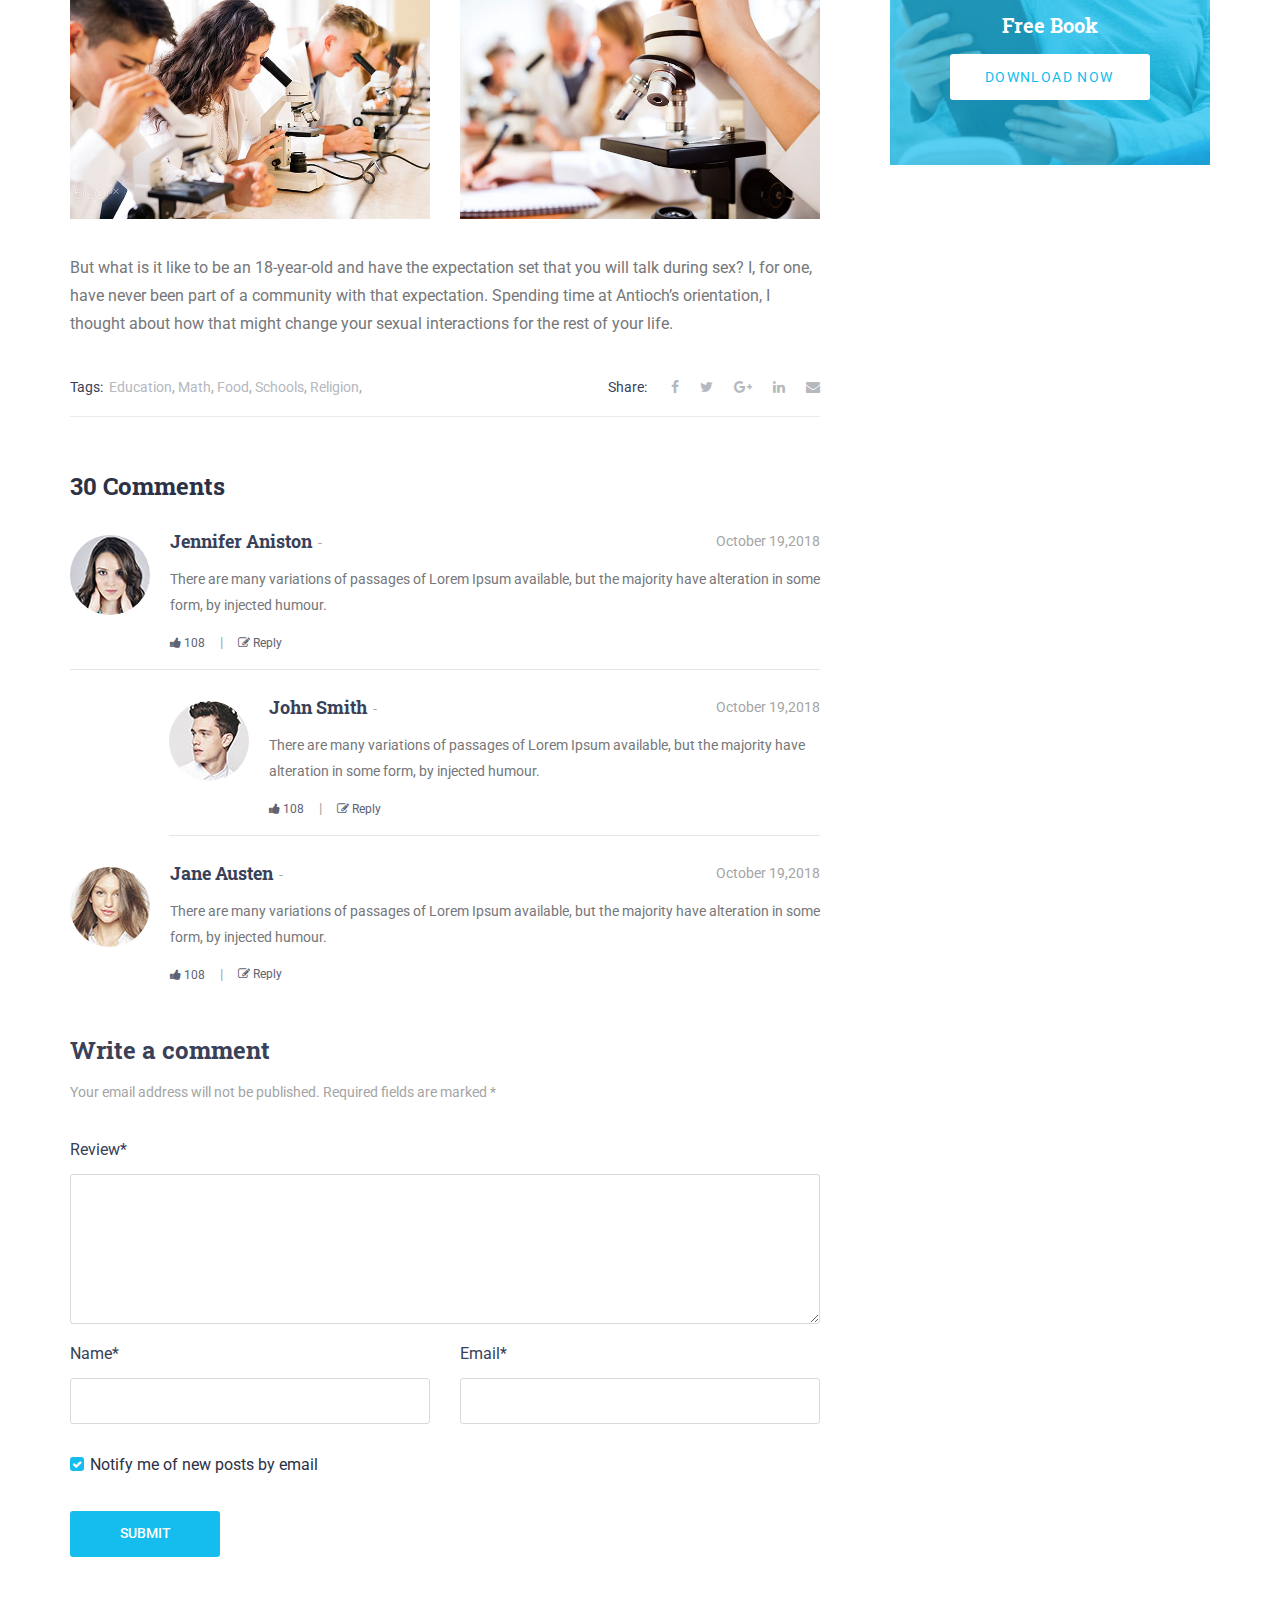
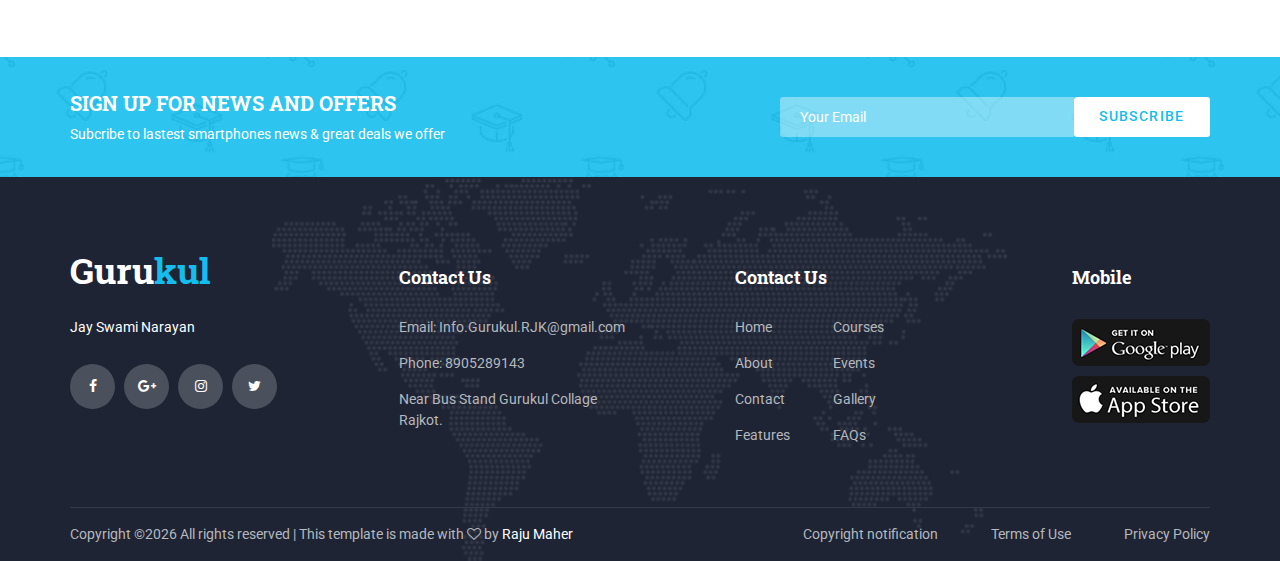
<file: blog_single.html>
﻿
<head>
<title>Blog Single</title>
<meta charset="utf-8">
<meta http-equiv="X-UA-Compatible" content="IE=edge">
<meta name="description" content="Gurukul project">
<meta name="viewport" content="width=device-width, initial-scale=1">
<link rel="stylesheet" type="text/css" href="styles/bootstrap4/bootstrap.min.css">
<link href="plugins/font-awesome-4.7.0/css/font-awesome.min.css" rel="stylesheet" type="text/css">
<link href="plugins/colorbox/colorbox.css" rel="stylesheet" type="text/css">
<link rel="stylesheet" type="text/css" href="styles/blog_single.css">
<link rel="stylesheet" type="text/css" href="styles/blog_single_responsive.css">
</head>
<body>

<div class="super_container">

	<!-- Header -->

	<header class="header">
			
		<!-- Top Bar -->
		<div class="top_bar">
			<div class="top_bar_container">
				<div class="container">
					<div class="row">
						<div class="col">
							<div class="top_bar_content d-flex flex-row align-items-center justify-content-start">
								<ul class="top_bar_contact_list">
									<li><div class="question">Have any questions?</div></li>
									<li>
										<i class="fa fa-phone" aria-hidden="true"></i>
										<div>8905289143</div>
									</li>
									<li>
										<i class="fa fa-envelope-o" aria-hidden="true"></i>
										<div>info.Gurukul.RJK@gmail.com</div>
									</li>
								</ul>
								<div class="top_bar_login ml-auto">
									<div class="login_button"><a href="#">Register or Login</a></div>
								</div>
							</div>
						</div>
					</div>
				</div>
			</div>				
		</div>

		<!-- Header Content -->
		<div class="header_container">
			<div class="container">
				<div class="row">
					<div class="col">
						<div class="header_content d-flex flex-row align-items-center justify-content-start">
							<div class="logo_container">
								<a href="#">
									<div class="logo_text">Guru<span>kul</span></div>
								</a>
							</div>
							<nav class="main_nav_contaner ml-auto">
								<ul class="main_nav">
									<li><a href="index.html">Home</a></li>
									<li><a href="about.html">About</a></li>
									<li><a href="courses.html">Courses</a></li>
									<li><a href="blog.html">Blog</a></li>
									<li><a href="#">Page</a></li>
									<li><a href="contact.html">Contact</a></li>
								</ul>
								<div class="search_button"><i class="fa fa-search" aria-hidden="true"></i></div>

								<!-- Hamburger -->

								<div class="shopping_cart"><i class="fa fa-shopping-cart" aria-hidden="true"></i></div>
								<div class="hamburger menu_mm">
									<i class="fa fa-bars menu_mm" aria-hidden="true"></i>
								</div>
							</nav>

						</div>
					</div>
				</div>
			</div>
		</div>

		<!-- Header Search Panel -->
		<div class="header_search_container">
			<div class="container">
				<div class="row">
					<div class="col">
						<div class="header_search_content d-flex flex-row align-items-center justify-content-end">
							<form action="#" class="header_search_form">
								<input type="search" class="search_input" placeholder="Search" required="required">
								<button class="header_search_button d-flex flex-column align-items-center justify-content-center">
									<i class="fa fa-search" aria-hidden="true"></i>
								</button>
							</form>
						</div>
					</div>
				</div>
			</div>			
		</div>			
	</header>

	<!-- Menu -->

	<div class="menu d-flex flex-column align-items-end justify-content-start text-right menu_mm trans_400">
		<div class="menu_close_container"><div class="menu_close"><div></div><div></div></div></div>
		<div class="search">
			<form action="#" class="header_search_form menu_mm">
				<input type="search" class="search_input menu_mm" placeholder="Search" required="required">
				<button class="header_search_button d-flex flex-column align-items-center justify-content-center menu_mm">
					<i class="fa fa-search menu_mm" aria-hidden="true"></i>
				</button>
			</form>
		</div>
		<nav class="menu_nav">
			<ul class="menu_mm">
				<li class="menu_mm"><a href="index.html">Home</a></li>
				<li class="menu_mm"><a href="#">About</a></li>
				<li class="menu_mm"><a href="#">Courses</a></li>
				<li class="menu_mm"><a href="#">Blog</a></li>
				<li class="menu_mm"><a href="#">Page</a></li>
				<li class="menu_mm"><a href="contact.html">Contact</a></li>
			</ul>
		</nav>
	</div>
	
	<!-- Home -->

	<div class="home">
		<div class="breadcrumbs_container">
			<div class="container">
				<div class="row">
					<div class="col">
						<div class="breadcrumbs">
							<ul>
								<li><a href="index.html">Home</a></li>
								<li><a href="blog.html">Blog</a></li>
								<li>Blog Single</li>
							</ul>
						</div>
					</div>
				</div>
			</div>
		</div>			
	</div>

	<!-- Blog -->

	<div class="blog">
		<div class="container">
			<div class="row">

				<!-- Blog Content -->
				<div class="col-lg-8">
					<div class="blog_content">
						<div class="blog_title">‘I Kept Thinking of Antioch’: Long Before #MeToo, a times Video Journalist Remembered</div>
						<div class="blog_meta">
							<ul>
								<li>Post on <a href="#">May 5, 2018</a></li>
								<li>By <a href="#">admin</a></li>
							</ul>
						</div>
						<div class="blog_image"><img src="images/blog_single.jpg" alt=""></div>
						<p>Times Insider delivers behind-the-scenes insights into how news, features and opinion come together at The New York Times.Before I could spend the night in my younger sister’s dorm room at Antioch College in Yellow Springs, Ohio — before I could read the spines of her textbooks or drink a disgusting but lovingly prepared vodka/sparkling wine/Red Bull — I had to report to security:</p>
						<div class="blog_quote d-flex flex-row align-items-center justify-content-start">
							<i class="fa fa-quote-left" aria-hidden="true"></i>
							<div>“All sexual interactions at Antioch College must be consensual. Consent means verbally asking and verbally giving or denying consent.”</div>
						</div>
						<p>It was 2004, a decade before the phrase “affirmative consent” made it onto news shows or big university campuses. I was 21, a junior at another college. I think it was the first time I had heard people talk about consent as something you could ask for verbally. It was definitely the first time I’d ever seen it written out like that.</p>
						<p>The first-of-its-kind affirmative consent policy was written by students in 1990 as a response to campus rape. But the first thing anyone who was at Antioch in the ’90s wanted to talk to me about was the media mayhem. When The Associated Press ran an article on the policy with the headline “No huggy, no kissy without a ‘yes’ at Antioch College,” it ignited a cultural firestorm.</p>
						<div class="blog_subtitle">All the current students</div>
						<p>I followed up with for the video told me that being sexual with an Antioch student is different from being sexual with someone else. They spoke of a common language everyone is taught beginning at orientation, so that when one student starts asking questions of another student in the midst of sexual activity, it doesn’t seem so out there.</p>
						<div class="blog_images">
							<div class="row">
								<div class="col-lg-6 blog_images_col"><div class="blog_image_small"><img src="images/blog_images_1.jpg" alt=""></div></div>
								<div class="col-lg-6 blog_images_col"><div class="blog_image_small"><img src="images/blog_images_2.jpg" alt=""></div></div>
							</div>
						</div>
						<p>But what is it like to be an 18-year-old and have the expectation set that you will talk during sex? I, for one, have never been part of a community with that expectation. Spending time at Antioch’s orientation, I thought about how that might change your sexual interactions for the rest of your life.</p>
					</div>
					<div class="blog_extra d-flex flex-lg-row flex-column align-items-lg-center align-items-start justify-content-start">
						<div class="blog_tags">
							<span>Tags: </span>
							<ul>
								<li><a href="#">Education</a>, </li>
								<li><a href="#">Math</a>, </li>
								<li><a href="#">Food</a>, </li>
								<li><a href="#">Schools</a>, </li>
								<li><a href="#">Religion</a>, </li>
							</ul>
						</div>
						<div class="blog_social ml-lg-auto">
							<span>Share: </span>
							<ul>
								<li><a href="#"><i class="fa fa-facebook" aria-hidden="true"></i></a></li>
								<li><a href="#"><i class="fa fa-twitter" aria-hidden="true"></i></a></li>
								<li><a href="#"><i class="fa fa-google-plus" aria-hidden="true"></i></a></li>
								<li><a href="#"><i class="fa fa-linkedin" aria-hidden="true"></i></a></li>
								<li><a href="#"><i class="fa fa-envelope" aria-hidden="true"></i></a></li>
							</ul>
						</div>
					</div>
					<!-- Comments -->
					<div class="comments_container">
						<div class="comments_title"><span>30</span> Comments</div>
						<ul class="comments_list">
							<li>
								<div class="comment_item d-flex flex-row align-items-start jutify-content-start">
									<div class="comment_image"><div><img src="images/comment_1.jpg" alt=""></div></div>
									<div class="comment_content">
										<div class="comment_title_container d-flex flex-row align-items-center justify-content-start">
											<div class="comment_author"><a href="#">Jennifer Aniston</a></div>
											<div class="comment_rating"><div class="rating_r rating_r_4"><i></i><i></i><i></i><i></i><i></i></div></div>
											<div class="comment_time ml-auto">October 19,2018</div>
										</div>
										<div class="comment_text">
											<p>There are many variations of passages of Lorem Ipsum available, but the majority have alteration in some form, by injected humour.</p>
										</div>
										<div class="comment_extras d-flex flex-row align-items-center justify-content-start">
											<div class="comment_extra comment_likes"><a href="#"><i class="fa fa-thumbs-up" aria-hidden="true"></i><span>108</span></a></div>
											<div class="comment_extra comment_reply"><a href="#"><i class="fa fa-pencil-square-o" aria-hidden="true"></i><span>Reply</span></a></div>
										</div>
									</div>
								</div>
								<ul>
									<li>
										<div class="comment_item d-flex flex-row align-items-start jutify-content-start">
											<div class="comment_image"><div><img src="images/comment_2.jpg" alt=""></div></div>
											<div class="comment_content">
												<div class="comment_title_container d-flex flex-row align-items-center justify-content-start">
													<div class="comment_author"><a href="#">John Smith</a></div>
													<div class="comment_rating"><div class="rating_r rating_r_4"><i></i><i></i><i></i><i></i><i></i></div></div>
													<div class="comment_time ml-auto">October 19,2018</div>
												</div>
												<div class="comment_text">
													<p>There are many variations of passages of Lorem Ipsum available, but the majority have alteration in some form, by injected humour.</p>
												</div>
												<div class="comment_extras d-flex flex-row align-items-center justify-content-start">
													<div class="comment_extra comment_likes"><a href="#"><i class="fa fa-thumbs-up" aria-hidden="true"></i><span>108</span></a></div>
													<div class="comment_extra comment_reply"><a href="#"><i class="fa fa-pencil-square-o" aria-hidden="true"></i><span>Reply</span></a></div>
												</div>
											</div>
										</div>
									</li>
								</ul>
							</li>
							<li>
								<div class="comment_item d-flex flex-row align-items-start jutify-content-start">
									<div class="comment_image"><div><img src="images/comment_3.jpg" alt=""></div></div>
									<div class="comment_content">
										<div class="comment_title_container d-flex flex-row align-items-center justify-content-start">
											<div class="comment_author"><a href="#">Jane Austen</a></div>
											<div class="comment_rating"><div class="rating_r rating_r_4"><i></i><i></i><i></i><i></i><i></i></div></div>
											<div class="comment_time ml-auto">October 19,2018</div>
										</div>
										<div class="comment_text">
											<p>There are many variations of passages of Lorem Ipsum available, but the majority have alteration in some form, by injected humour.</p>
										</div>
										<div class="comment_extras d-flex flex-row align-items-center justify-content-start">
											<div class="comment_extra comment_likes"><a href="#"><i class="fa fa-thumbs-up" aria-hidden="true"></i><span>108</span></a></div>
											<div class="comment_extra comment_reply"><a href="#"><i class="fa fa-pencil-square-o" aria-hidden="true"></i><span>Reply</span></a></div>
										</div>
									</div>
								</div>
							</li>
						</ul>
						<div class="add_comment_container">
							<div class="add_comment_title">Write a comment</div>
							<div class="add_comment_text">Your email address will not be published. Required fields are marked *</div>
							<form action="#" class="comment_form">
								<div>
									<div class="form_title">Review*</div>
									<textarea class="comment_input comment_textarea" required="required"></textarea>
								</div>
								<div class="row">
									<div class="col-md-6 input_col">
										<div class="form_title">Name*</div>
										<input type="text" class="comment_input" required="required">
									</div>
									<div class="col-md-6 input_col">
										<div class="form_title">Email*</div>
										<input type="text" class="comment_input" required="required">
									</div>
								</div>
								<div class="comment_notify">
									<input type="checkbox" id="checkbox_notify" name="regular_checkbox" class="regular_checkbox checkbox_account" checked>
									<label for="checkbox_notify"><i class="fa fa-check" aria-hidden="true"></i></label>
									<span>Notify me of new posts by email</span>
								</div>
								<div>
									<button type="submit" class="comment_button trans_200">submit</button>
								</div>
							</form>
						</div>
					</div>
				</div>

				<!-- Blog Sidebar -->
				<div class="col-lg-4">
					<div class="sidebar">

						<!-- Categories -->
						<div class="sidebar_section">
							<div class="sidebar_section_title">Categories</div>
							<div class="sidebar_categories">
								<ul class="categories_list">
									<li><a href="#" class="clearfix">Art & Design<span>(25)</span></a></li>
									<li><a href="#" class="clearfix">Business<span>(10)</span></a></li>
									<li><a href="#" class="clearfix">IT & Software<span>(22)</span></a></li>
									<li><a href="#" class="clearfix">Languages<span>(12)</span></a></li>
									<li><a href="#" class="clearfix">Programming<span>(18)</span></a></li>
								</ul>
							</div>
						</div>

						<!-- Latest News -->
						<div class="sidebar_section">
							<div class="sidebar_section_title">Latest Courses</div>
							<div class="sidebar_latest">

								<!-- Latest Course -->
								<div class="latest d-flex flex-row align-items-start justify-content-start">
									<div class="latest_image"><div><img src="images/latest_1.jpg" alt=""></div></div>
									<div class="latest_content">
										<div class="latest_title"><a href="course.html">How to Design a Logo a Beginners Course</a></div>
										<div class="latest_date">november 11, 2017</div>
									</div>
								</div>

								<!-- Latest Course -->
								<div class="latest d-flex flex-row align-items-start justify-content-start">
									<div class="latest_image"><div><img src="images/latest_2.jpg" alt=""></div></div>
									<div class="latest_content">
										<div class="latest_title"><a href="course.html">Photography for Beginners Masterclass</a></div>
										<div class="latest_date">november 11, 2017</div>
									</div>
								</div>

								<!-- Latest Course -->
								<div class="latest d-flex flex-row align-items-start justify-content-start">
									<div class="latest_image"><div><img src="images/latest_3.jpg" alt=""></div></div>
									<div class="latest_content">
										<div class="latest_title"><a href="course.html">The Secrets of Body Language</a></div>
										<div class="latest_date">november 11, 2017</div>
									</div>
								</div>

							</div>
						</div>

						<!-- Gallery -->
						<div class="sidebar_section">
							<div class="sidebar_section_title">Instagram</div>
							<div class="sidebar_gallery">
								<ul class="gallery_items d-flex flex-row align-items-start justify-content-between flex-wrap">
									<li class="gallery_item">
										<div class="gallery_item_overlay d-flex flex-column align-items-center justify-content-center">+</div>
										<a class="colorbox" href="images/gallery_1_large.jpg">
											<img src="images/gallery_1.jpg" alt="">
										</a>
									</li>
									<li class="gallery_item">
										<div class="gallery_item_overlay d-flex flex-column align-items-center justify-content-center">+</div>
										<a class="colorbox" href="images/gallery_2_large.jpg">
											<img src="images/gallery_2.jpg" alt="">
										</a>
									</li>
									<li class="gallery_item">
										<div class="gallery_item_overlay d-flex flex-column align-items-center justify-content-center">+</div>
										<a class="colorbox" href="images/gallery_3_large.jpg">
											<img src="images/gallery_3.jpg" alt="">
										</a>
									</li>
									<li class="gallery_item">
										<div class="gallery_item_overlay d-flex flex-column align-items-center justify-content-center">+</div>
										<a class="colorbox" href="images/gallery_4_large.jpg">
											<img src="images/gallery_4.jpg" alt="">
										</a>
									</li>
									<li class="gallery_item">
										<div class="gallery_item_overlay d-flex flex-column align-items-center justify-content-center">+</div>
										<a class="colorbox" href="images/gallery_5_large.jpg">
											<img src="images/gallery_5.jpg" alt="">
										</a>
									</li>
									<li class="gallery_item">
										<div class="gallery_item_overlay d-flex flex-column align-items-center justify-content-center">+</div>
										<a class="colorbox" href="images/gallery_6_large.jpg">
											<img src="images/gallery_6.jpg" alt="">
										</a>
									</li>
								</ul>
							</div>
						</div>

						<!-- Tags -->
						<div class="sidebar_section">
							<div class="sidebar_section_title">Tags</div>
							<div class="sidebar_tags">
								<ul class="tags_list">
									<li><a href="#">creative</a></li>
									<li><a href="#">unique</a></li>
									<li><a href="#">photography</a></li>
									<li><a href="#">ideas</a></li>
									<li><a href="#">wordpress</a></li>
									<li><a href="#">startup</a></li>
								</ul>
							</div>
						</div>

						<!-- Banner -->
						<div class="sidebar_section">
							<div class="sidebar_banner d-flex flex-column align-items-center justify-content-center text-center">
								<div class="sidebar_banner_background" style="background-image:url(images/banner_1.jpg)"></div>
								<div class="sidebar_banner_overlay"></div>
								<div class="sidebar_banner_content">
									<div class="banner_title">Free Book</div>
									<div class="banner_button"><a href="#">download now</a></div>
								</div>
							</div>
						</div>

					</div>
				</div>
			</div>
		</div>
	</div>

	<!-- Newsletter -->

	<div class="newsletter">
		<div class="newsletter_background" style="background-image:url(images/newsletter_background.jpg)"></div>
		<div class="container">
			<div class="row">
				<div class="col">
					<div class="newsletter_container d-flex flex-lg-row flex-column align-items-center justify-content-start">

						<!-- Newsletter Content -->
						<div class="newsletter_content text-lg-left text-center">
							<div class="newsletter_title">sign up for news and offers</div>
							<div class="newsletter_subtitle">Subcribe to lastest smartphones news & great deals we offer</div>
						</div>

						<!-- Newsletter Form -->
						<div class="newsletter_form_container ml-lg-auto">
							<form action="#" id="newsletter_form" class="newsletter_form d-flex flex-row align-items-center justify-content-center">
								<input type="email" class="newsletter_input" placeholder="Your Email" required="required">
								<button type="submit" class="newsletter_button">subscribe</button>
							</form>
						</div>

					</div>
				</div>
			</div>
		</div>
	</div>

	<!-- Footer -->

	<footer class="footer">
		<div class="footer_background" style="background-image:url(images/footer_background.png)"></div>
		<div class="container">
			<div class="row footer_row">
				<div class="col">
					<div class="footer_content">
						<div class="row">

							<div class="col-lg-3 footer_col">
					
								<!-- Footer About -->
								<div class="footer_section footer_about">
									<div class="footer_logo_container">
										<a href="#">
											<div class="footer_logo_text">Guru<span>kul</span></div>
										</a>
									</div>
									<div class="footer_about_text">
										<p>Jay Swami Narayan</p>
									</div>
									<div class="footer_social">
										<ul>
											<li><a href="#"><i class="fa fa-facebook" aria-hidden="true"></i></a></li>
											<li><a href="#"><i class="fa fa-google-plus" aria-hidden="true"></i></a></li>
											<li><a href="#"><i class="fa fa-instagram" aria-hidden="true"></i></a></li>
											<li><a href="#"><i class="fa fa-twitter" aria-hidden="true"></i></a></li>
										</ul>
									</div>
								</div>
								
							</div>

							<div class="col-lg-3 footer_col">
					
								<!-- Footer Contact -->
								<div class="footer_section footer_contact">
									<div class="footer_title">Contact Us</div>
									<div class="footer_contact_info">
										<ul>
											<li>Email: Info.Gurukul.RJK@gmail.com</li>
											<li>Phone:  8905289143</li>
											<li>Near Bus Stand Gurukul Collage Rajkot.</li>
										</ul>
									</div>
								</div>
								
							</div>

							<div class="col-lg-3 footer_col">
					
								<!-- Footer links -->
								<div class="footer_section footer_links">
									<div class="footer_title">Contact Us</div>
									<div class="footer_links_container">
										<ul>
											<li><a href="index.html">Home</a></li>
											<li><a href="about.html">About</a></li>
											<li><a href="contact.html">Contact</a></li>
											<li><a href="#">Features</a></li>
											<li><a href="courses.html">Courses</a></li>
											<li><a href="#">Events</a></li>
											<li><a href="#">Gallery</a></li>
											<li><a href="#">FAQs</a></li>
										</ul>
									</div>
								</div>
								
							</div>

							<div class="col-lg-3 footer_col clearfix">
					
								<!-- Footer links -->
								<div class="footer_section footer_mobile">
									<div class="footer_title">Mobile</div>
									<div class="footer_mobile_content">
										<div class="footer_image"><a href="#"><img src="images/mobile_1.png" alt=""></a></div>
										<div class="footer_image"><a href="#"><img src="images/mobile_2.png" alt=""></a></div>
									</div>
								</div>
								
							</div>

						</div>
					</div>
				</div>
			</div>

			<div class="row copyright_row">
				<div class="col">
					<div class="copyright d-flex flex-lg-row flex-column align-items-center justify-content-start">
						<div class="cr_text"><!-- Link back to Raju Maher can't be removed. Template is licensed under CC BY 3.0. -->
Copyright &copy;<script>document.write(new Date().getFullYear());</script> All rights reserved | This template is made with <i class="fa fa-heart-o" aria-hidden="true"></i> by <a href="https://Raju Maher.com" target="_blank">Raju Maher</a>
<!-- Link back to Raju Maher can't be removed. Template is licensed under CC BY 3.0. --></div>
						<div class="ml-lg-auto cr_links">
							<ul class="cr_list">
								<li><a href="#">Copyright notification</a></li>
								<li><a href="#">Terms of Use</a></li>
								<li><a href="#">Privacy Policy</a></li>
							</ul>
						</div>
					</div>
				</div>
			</div>
		</div>
	</footer>
</div>

<script src="js/jquery-3.2.1.min.js"></script>
<script src="styles/bootstrap4/popper.js"></script>
<script src="styles/bootstrap4/bootstrap.min.js"></script>
<script src="plugins/easing/easing.js"></script>
<script src="plugins/parallax-js-master/parallax.min.js"></script>
<script src="plugins/colorbox/jquery.colorbox-min.js"></script>
<script src="js/blog_single.js"></script>
</body>
</html>
</file>
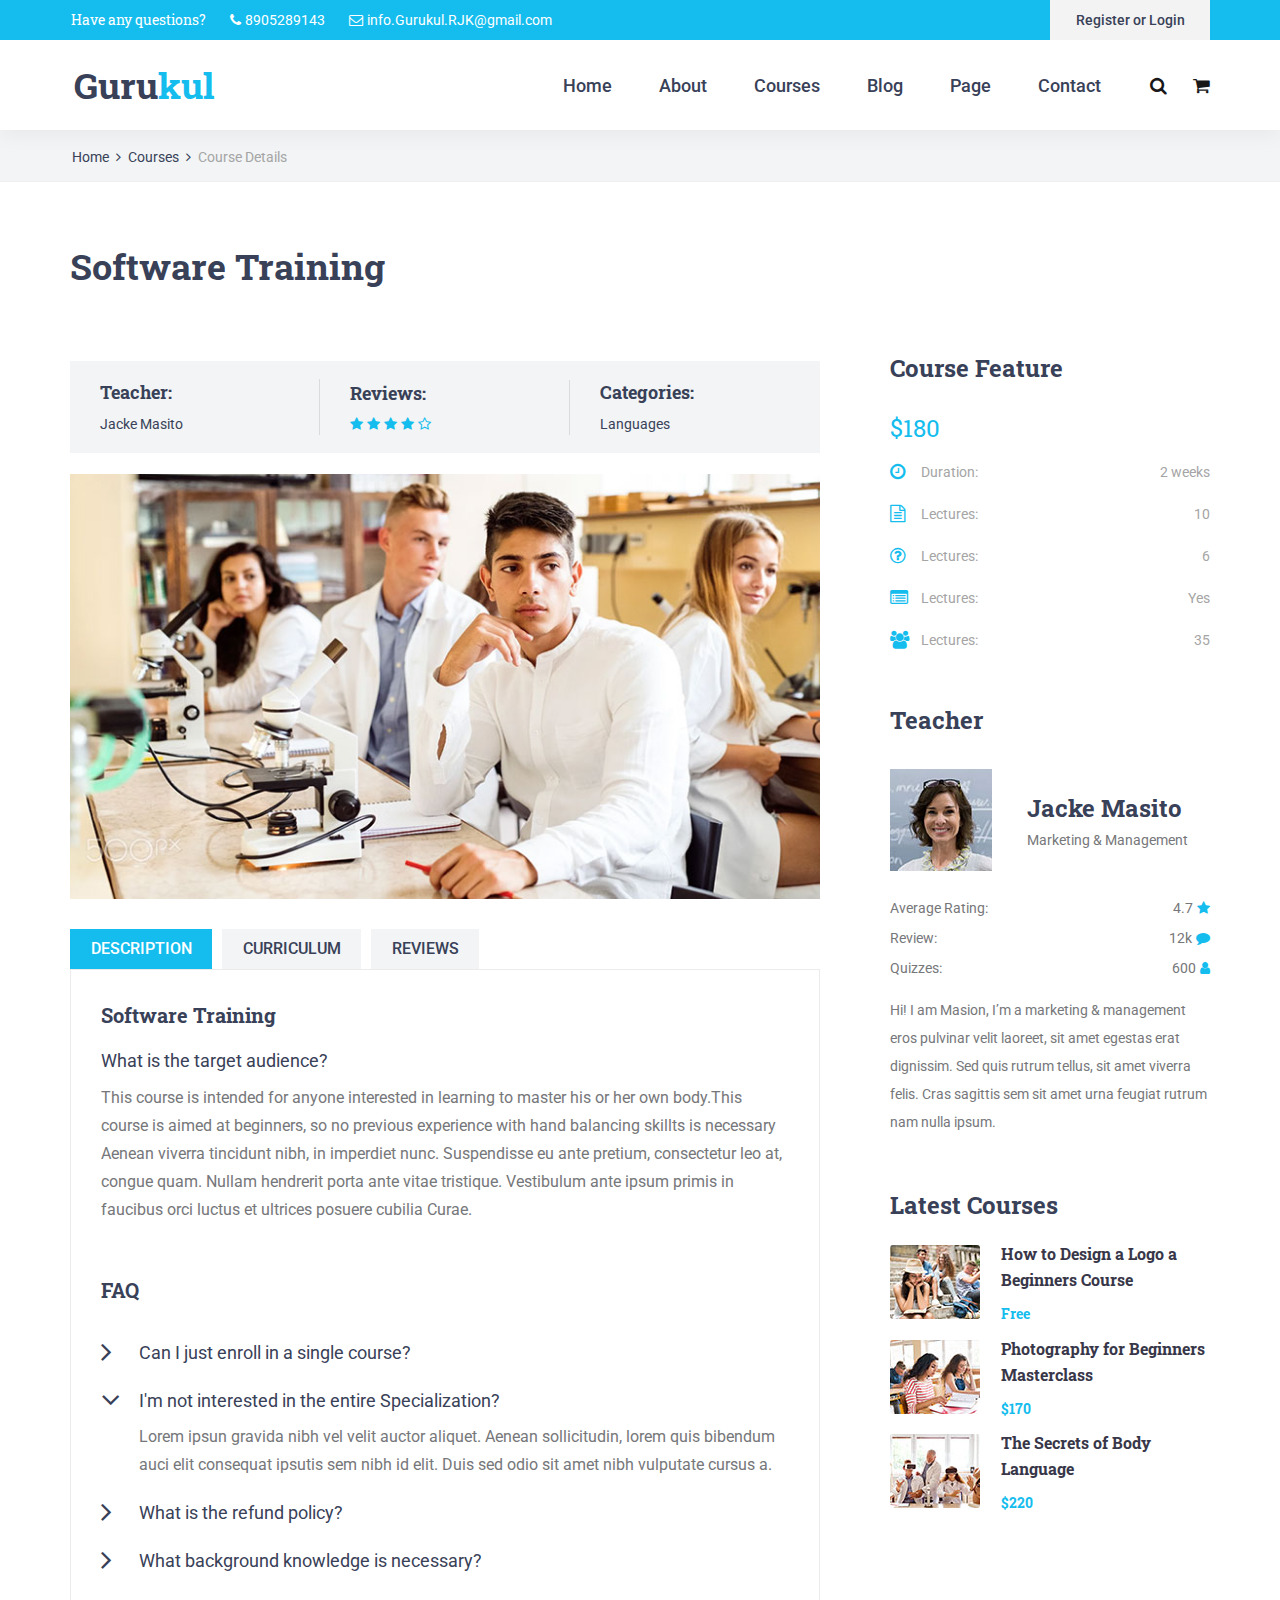
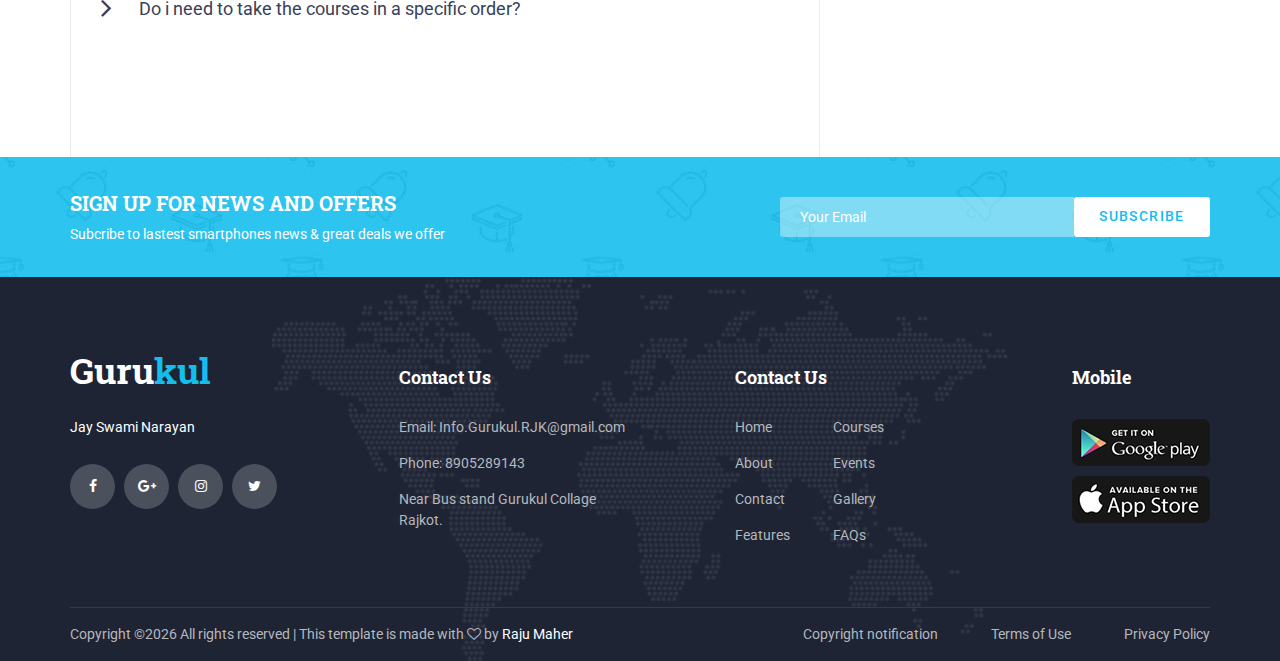
<file: course.html>
﻿
<head>
<title>Course Details</title>
<meta charset="utf-8">
<meta http-equiv="X-UA-Compatible" content="IE=edge">
<meta name="description" content="Gurukul project">
<meta name="viewport" content="width=device-width, initial-scale=1">
<link rel="stylesheet" type="text/css" href="styles/bootstrap4/bootstrap.min.css">
<link href="plugins/font-awesome-4.7.0/css/font-awesome.min.css" rel="stylesheet" type="text/css">
<link href="plugins/colorbox/colorbox.css" rel="stylesheet" type="text/css">
<link rel="stylesheet" type="text/css" href="plugins/OwlCarousel2-2.2.1/owl.carousel.css">
<link rel="stylesheet" type="text/css" href="plugins/OwlCarousel2-2.2.1/owl.theme.default.css">
<link rel="stylesheet" type="text/css" href="plugins/OwlCarousel2-2.2.1/animate.css">
<link rel="stylesheet" type="text/css" href="styles/course.css">
<link rel="stylesheet" type="text/css" href="styles/course_responsive.css">
</head>
<body>

<div class="super_container">

	<!-- Header -->

	<header class="header">
			
		<!-- Top Bar -->
		<div class="top_bar">
			<div class="top_bar_container">
				<div class="container">
					<div class="row">
						<div class="col">
							<div class="top_bar_content d-flex flex-row align-items-center justify-content-start">
								<ul class="top_bar_contact_list">
									<li><div class="question">Have any questions?</div></li>
									<li>
										<i class="fa fa-phone" aria-hidden="true"></i>
										<div>8905289143</div>
									</li>
									<li>
										<i class="fa fa-envelope-o" aria-hidden="true"></i>
										<div>info.Gurukul.RJK@gmail.com</div>
									</li>
								</ul>
								<div class="top_bar_login ml-auto">
									<div class="login_button"><a href="#">Register or Login</a></div>
								</div>
							</div>
						</div>
					</div>
				</div>
			</div>				
		</div>

		<!-- Header Content -->
		<div class="header_container">
			<div class="container">
				<div class="row">
					<div class="col">
						<div class="header_content d-flex flex-row align-items-center justify-content-start">
							<div class="logo_container">
								<a href="#">
									<div class="logo_text">Guru<span>kul</span></div>
								</a>
							</div>
							<nav class="main_nav_contaner ml-auto">
								<ul class="main_nav">
									<li><a href="index.html">Home</a></li>
									<li><a href="about.html">About</a></li>
									<li><a href="courses.html">Courses</a></li>
									<li><a href="blog.html">Blog</a></li>
									<li><a href="#">Page</a></li>
									<li><a href="contact.html">Contact</a></li>
								</ul>
								<div class="search_button"><i class="fa fa-search" aria-hidden="true"></i></div>

								<!-- Hamburger -->

								<div class="shopping_cart"><i class="fa fa-shopping-cart" aria-hidden="true"></i></div>
								<div class="hamburger menu_mm">
									<i class="fa fa-bars menu_mm" aria-hidden="true"></i>
								</div>
							</nav>

						</div>
					</div>
				</div>
			</div>
		</div>

		<!-- Header Search Panel -->
		<div class="header_search_container">
			<div class="container">
				<div class="row">
					<div class="col">
						<div class="header_search_content d-flex flex-row align-items-center justify-content-end">
							<form action="#" class="header_search_form">
								<input type="search" class="search_input" placeholder="Search" required="required">
								<button class="header_search_button d-flex flex-column align-items-center justify-content-center">
									<i class="fa fa-search" aria-hidden="true"></i>
								</button>
							</form>
						</div>
					</div>
				</div>
			</div>			
		</div>			
	</header>

	<!-- Menu -->

	<div class="menu d-flex flex-column align-items-end justify-content-start text-right menu_mm trans_400">
		<div class="menu_close_container"><div class="menu_close"><div></div><div></div></div></div>
		<div class="search">
			<form action="#" class="header_search_form menu_mm">
				<input type="search" class="search_input menu_mm" placeholder="Search" required="required">
				<button class="header_search_button d-flex flex-column align-items-center justify-content-center menu_mm">
					<i class="fa fa-search menu_mm" aria-hidden="true"></i>
				</button>
			</form>
		</div>
		<nav class="menu_nav">
			<ul class="menu_mm">
				<li class="menu_mm"><a href="index.html">Home</a></li>
				<li class="menu_mm"><a href="#">About</a></li>
				<li class="menu_mm"><a href="#">Courses</a></li>
				<li class="menu_mm"><a href="#">Blog</a></li>
				<li class="menu_mm"><a href="#">Page</a></li>
				<li class="menu_mm"><a href="contact.html">Contact</a></li>
			</ul>
		</nav>
	</div>
	
	<!-- Home -->

	<div class="home">
		<div class="breadcrumbs_container">
			<div class="container">
				<div class="row">
					<div class="col">
						<div class="breadcrumbs">
							<ul>
								<li><a href="index.html">Home</a></li>
								<li><a href="courses.html">Courses</a></li>
								<li>Course Details</li>
							</ul>
						</div>
					</div>
				</div>
			</div>
		</div>			
	</div>

	<!-- Course -->

	<div class="course">
		<div class="container">
			<div class="row">

				<!-- Course -->
				<div class="col-lg-8">
					
					<div class="course_container">
						<div class="course_title">Software Training</div>
						<div class="course_info d-flex flex-lg-row flex-column align-items-lg-center align-items-start justify-content-start">

							<!-- Course Info Item -->
							<div class="course_info_item">
								<div class="course_info_title">Teacher:</div>
								<div class="course_info_text"><a href="#">Jacke Masito</a></div>
							</div>

							<!-- Course Info Item -->
							<div class="course_info_item">
								<div class="course_info_title">Reviews:</div>
								<div class="rating_r rating_r_4"><i></i><i></i><i></i><i></i><i></i></div>
							</div>

							<!-- Course Info Item -->
							<div class="course_info_item">
								<div class="course_info_title">Categories:</div>
								<div class="course_info_text"><a href="#">Languages</a></div>
							</div>

						</div>

						<!-- Course Image -->
						<div class="course_image"><img src="images/course_image.jpg" alt=""></div>

						<!-- Course Tabs -->
						<div class="course_tabs_container">
							<div class="tabs d-flex flex-row align-items-center justify-content-start">
								<div class="tab active">description</div>
								<div class="tab">curriculum</div>
								<div class="tab">reviews</div>
							</div>
							<div class="tab_panels">

								<!-- Description -->
								<div class="tab_panel active">
									<div class="tab_panel_title">Software Training</div>
									<div class="tab_panel_content">
										
										<div class="tab_panel_section">
											<div class="tab_panel_subtitle">What is the target audience?</div>
											<div class="tab_panel_text">
												<p>This course is intended for anyone interested in learning to master his or her own body.This course is aimed at beginners, so no previous experience with hand balancing skillts is necessary Aenean viverra tincidunt nibh, in imperdiet nunc. Suspendisse eu ante pretium, consectetur leo at, congue quam. Nullam hendrerit porta ante vitae tristique. Vestibulum ante ipsum primis in faucibus orci luctus et ultrices posuere cubilia Curae.</p>
											</div>
										</div>
										<div class="tab_panel_faq">
											<div class="tab_panel_title">FAQ</div>

											<!-- Accordions -->
											<div class="accordions">
												
												<div class="elements_accordions">

													<div class="accordion_container">
														<div class="accordion d-flex flex-row align-items-center"><div>Can I just enroll in a single course?</div></div>
														<div class="accordion_panel">
															<p>Lorem ipsun gravida nibh vel velit auctor aliquet. Aenean sollicitudin, lorem quis bibendum auci elit consequat ipsutis sem nibh id elit. Duis sed odio sit amet nibh vulputate cursus a.</p>
														</div>
													</div>

													<div class="accordion_container">
														<div class="accordion d-flex flex-row align-items-center active"><div>I'm not interested in the entire Specialization?</div></div>
														<div class="accordion_panel">
															<p>Lorem ipsun gravida nibh vel velit auctor aliquet. Aenean sollicitudin, lorem quis bibendum auci elit consequat ipsutis sem nibh id elit. Duis sed odio sit amet nibh vulputate cursus a.</p>
														</div>
													</div>

													<div class="accordion_container">
														<div class="accordion d-flex flex-row align-items-center"><div>What is the refund policy?</div></div>
														<div class="accordion_panel">
															<p>Lorem ipsun gravida nibh vel velit auctor aliquet. Aenean sollicitudin, lorem quis bibendum auci elit consequat ipsutis sem nibh id elit. Duis sed odio sit amet nibh vulputate cursus a.</p>
														</div>
													</div>

													<div class="accordion_container">
														<div class="accordion d-flex flex-row align-items-center"><div>What background knowledge is necessary?</div></div>
														<div class="accordion_panel">
															<p>Lorem ipsun gravida nibh vel velit auctor aliquet. Aenean sollicitudin, lorem quis bibendum auci elit consequat ipsutis sem nibh id elit. Duis sed odio sit amet nibh vulputate cursus a.</p>
														</div>
													</div>

													<div class="accordion_container">
														<div class="accordion d-flex flex-row align-items-center"><div>Do i need to take the courses in a specific order?</div></div>
														<div class="accordion_panel">
															<p>Lorem ipsun gravida nibh vel velit auctor aliquet. Aenean sollicitudin, lorem quis bibendum auci elit consequat ipsutis sem nibh id elit. Duis sed odio sit amet nibh vulputate cursus a.</p>
														</div>
													</div>

												</div>

											</div>
										</div>
									</div>
								</div>

								<!-- Curriculum -->
								<div class="tab_panel tab_panel_2">
									<div class="tab_panel_content">
										<div class="tab_panel_title">Software Training</div>
										<div class="tab_panel_content">
											<div class="tab_panel_text">
												<p>Lorem Ipsn gravida nibh vel velit auctor aliquet. Aenean sollicitudin, lorem quis bibendum auci elit consequat ipsutis sem nibh id elit. Duis sed odio sit amet nibh vulputate cursus a sit amet mauris. Morbi accumsan ipsum velit. Nam nec tellus a odio tincidunt auctor a ornare odio.</p>
											</div>

											<!-- Dropdowns -->
											<ul class="dropdowns">
												<li class="has_children">
													<div class="dropdown_item">
														<div class="dropdown_item_title"><span>Lecture 1:</span> Lorem Ipsn gravida nibh vel velit auctor aliquet.</div>
														<div class="dropdown_item_text">
															<p>Lorem Ipsn gravida nibh vel velit auctor aliquet. Aenean sollicitudin, lorem quis bibendum auci elit consequat ipsutis sem nibh id elit. Duis sed odio sit amet nibh vulputate cursus.</p>
														</div>
													</div>
													<ul>
														<li>
															<div class="dropdown_item">
																<div class="dropdown_item_title"><span>Lecture 1.1:</span> Lorem Ipsn gravida nibh vel velit auctor aliquet.</div>
																<div class="dropdown_item_text">
																	<p>Lorem Ipsn gravida nibh vel velit auctor aliquet. Aenean sollicitudin, lorem quis bibendum auci elit consequat ipsutis sem nibh id elit. Duis sed odio sit amet nibh vulputate cursus.</p>
																</div>
															</div>
														</li>
														<li>
															<div class="dropdown_item">
																<div class="dropdown_item_title"><span>Lecture 1.2:</span> Lorem Ipsn gravida nibh vel velit auctor aliquet.</div>
																<div class="dropdown_item_text">
																	<p>Lorem Ipsn gravida nibh vel velit auctor aliquet. Aenean sollicitudin, lorem quis bibendum auci elit consequat ipsutis sem nibh id elit. Duis sed odio sit amet nibh vulputate cursus.</p>
																</div>
															</div>
														</li>
													</ul>
												</li>
												<li class="has_children">
													<div class="dropdown_item">
														<div class="dropdown_item_title"><span>Lecture 2:</span> Lorem Ipsn gravida nibh vel velit auctor aliquet.</div>
														<div class="dropdown_item_text">
															<p>Lorem Ipsn gravida nibh vel velit auctor aliquet. Aenean sollicitudin, lorem quis bibendum auci elit consequat ipsutis sem nibh id elit. Duis sed odio sit amet nibh vulputate cursus.</p>
														</div>
													</div>
													<ul>
														<li>
															<div class="dropdown_item">
																<div class="dropdown_item_title"><span>Lecture 2.1:</span> Lorem Ipsn gravida nibh vel velit auctor aliquet.</div>
																<div class="dropdown_item_text">
																	<p>Lorem Ipsn gravida nibh vel velit auctor aliquet. Aenean sollicitudin, lorem quis bibendum auci elit consequat ipsutis sem nibh id elit. Duis sed odio sit amet nibh vulputate cursus.</p>
																</div>
															</div>
														</li>
														<li>
															<div class="dropdown_item">
																<div class="dropdown_item_title"><span>Lecture 2.2:</span> Lorem Ipsn gravida nibh vel velit auctor aliquet.</div>
																<div class="dropdown_item_text">
																	<p>Lorem Ipsn gravida nibh vel velit auctor aliquet. Aenean sollicitudin, lorem quis bibendum auci elit consequat ipsutis sem nibh id elit. Duis sed odio sit amet nibh vulputate cursus.</p>
																</div>
															</div>
														</li>
													</ul>
												</li>
												<li>
													<div class="dropdown_item">
														<div class="dropdown_item_title"><span>Lecture 3:</span> Lorem Ipsn gravida nibh vel velit auctor aliquet.</div>
														<div class="dropdown_item_text">
															<p>Lorem Ipsn gravida nibh vel velit auctor aliquet. Aenean sollicitudin, lorem quis bibendum auci elit consequat ipsutis sem nibh id elit. Duis sed odio sit amet nibh vulputate cursus.</p>
														</div>
													</div>
												</li>
												<li>
													<div class="dropdown_item">
														<div class="dropdown_item_title"><span>Lecture 4:</span> Lorem Ipsn gravida nibh vel velit auctor aliquet.</div>
														<div class="dropdown_item_text">
															<p>Lorem Ipsn gravida nibh vel velit auctor aliquet. Aenean sollicitudin, lorem quis bibendum auci elit consequat ipsutis sem nibh id elit. Duis sed odio sit amet nibh vulputate cursus.</p>
														</div>
													</div>
												</li>
												<li>
													<div class="dropdown_item">
														<div class="dropdown_item_title"><span>Lecture 5:</span> Lorem Ipsn gravida nibh vel velit auctor aliquet.</div>
														<div class="dropdown_item_text">
															<p>Lorem Ipsn gravida nibh vel velit auctor aliquet. Aenean sollicitudin, lorem quis bibendum auci elit consequat ipsutis sem nibh id elit. Duis sed odio sit amet nibh vulputate cursus.</p>
														</div>
													</div>
												</li>
											</ul>
										</div>
									</div>
								</div>

								<!-- Reviews -->
								<div class="tab_panel tab_panel_3">
									<div class="tab_panel_title">Course Review</div>

									<!-- Rating -->
									<div class="review_rating_container">
										<div class="review_rating">
											<div class="review_rating_num">4.5</div>
											<div class="review_rating_stars">
												<div class="rating_r rating_r_4"><i></i><i></i><i></i><i></i><i></i></div>
											</div>
											<div class="review_rating_text">(28 Ratings)</div>
										</div>
										<div class="review_rating_bars">
											<ul>
												<li><span>5 Star</span><div class="review_rating_bar"><div style="width:90%;"></div></div></li>
												<li><span>4 Star</span><div class="review_rating_bar"><div style="width:75%;"></div></div></li>
												<li><span>3 Star</span><div class="review_rating_bar"><div style="width:32%;"></div></div></li>
												<li><span>2 Star</span><div class="review_rating_bar"><div style="width:10%;"></div></div></li>
												<li><span>1 Star</span><div class="review_rating_bar"><div style="width:3%;"></div></div></li>
											</ul>
										</div>
									</div>
									
									<!-- Comments -->
									<div class="comments_container">
										<ul class="comments_list">
											<li>
												<div class="comment_item d-flex flex-row align-items-start jutify-content-start">
													<div class="comment_image"><div><img src="images/comment_1.jpg" alt=""></div></div>
													<div class="comment_content">
														<div class="comment_title_container d-flex flex-row align-items-center justify-content-start">
															<div class="comment_author"><a href="#">Milley Cyrus</a></div>
															<div class="comment_rating"><div class="rating_r rating_r_4"><i></i><i></i><i></i><i></i><i></i></div></div>
															<div class="comment_time ml-auto">1 day ago</div>
														</div>
														<div class="comment_text">
															<p>There are many variations of passages of Lorem Ipsum available, but the majority have alteration in some form, by injected humour.</p>
														</div>
														<div class="comment_extras d-flex flex-row align-items-center justify-content-start">
															<div class="comment_extra comment_likes"><a href="#"><i class="fa fa-heart" aria-hidden="true"></i><span>15</span></a></div>
															<div class="comment_extra comment_reply"><a href="#"><i class="fa fa-reply" aria-hidden="true"></i><span>Reply</span></a></div>
														</div>
													</div>
												</div>
												<ul>
													<li>
														<div class="comment_item d-flex flex-row align-items-start jutify-content-start">
															<div class="comment_image"><div><img src="images/comment_2.jpg" alt=""></div></div>
															<div class="comment_content">
																<div class="comment_title_container d-flex flex-row align-items-center justify-content-start">
																	<div class="comment_author"><a href="#">John Tyler</a></div>
																	<div class="comment_rating"><div class="rating_r rating_r_4"><i></i><i></i><i></i><i></i><i></i></div></div>
																	<div class="comment_time ml-auto">1 day ago</div>
																</div>
																<div class="comment_text">
																	<p>There are many variations of passages of Lorem Ipsum available, but the majority have alteration in some form, by injected humour.</p>
																</div>
																<div class="comment_extras d-flex flex-row align-items-center justify-content-start">
																	<div class="comment_extra comment_likes"><a href="#"><i class="fa fa-heart" aria-hidden="true"></i><span>15</span></a></div>
																	<div class="comment_extra comment_reply"><a href="#"><i class="fa fa-reply" aria-hidden="true"></i><span>Reply</span></a></div>
																</div>
															</div>
														</div>
													</li>
												</ul>
											</li>
											<li>
												<div class="comment_item d-flex flex-row align-items-start jutify-content-start">
													<div class="comment_image"><div><img src="images/comment_3.jpg" alt=""></div></div>
													<div class="comment_content">
														<div class="comment_title_container d-flex flex-row align-items-center justify-content-start">
															<div class="comment_author"><a href="#">Milley Cyrus</a></div>
															<div class="comment_rating"><div class="rating_r rating_r_4"><i></i><i></i><i></i><i></i><i></i></div></div>
															<div class="comment_time ml-auto">1 day ago</div>
														</div>
														<div class="comment_text">
															<p>There are many variations of passages of Lorem Ipsum available, but the majority have alteration in some form, by injected humour.</p>
														</div>
														<div class="comment_extras d-flex flex-row align-items-center justify-content-start">
															<div class="comment_extra comment_likes"><a href="#"><i class="fa fa-heart" aria-hidden="true"></i><span>15</span></a></div>
															<div class="comment_extra comment_reply"><a href="#"><i class="fa fa-reply" aria-hidden="true"></i><span>Reply</span></a></div>
														</div>
													</div>
												</div>
											</li>
										</ul>
										<div class="add_comment_container">
											<div class="add_comment_title">Add a review</div>
											<div class="add_comment_text">You must be <a href="#">logged</a> in to post a comment.</div>
										</div>
									</div>
								</div>

							</div>
						</div>
					</div>
				</div>

				<!-- Course Sidebar -->
				<div class="col-lg-4">
					<div class="sidebar">

						<!-- Feature -->
						<div class="sidebar_section">
							<div class="sidebar_section_title">Course Feature</div>
							<div class="sidebar_feature">
								<div class="course_price">$180</div>

								<!-- Features -->
								<div class="feature_list">

									<!-- Feature -->
									<div class="feature d-flex flex-row align-items-center justify-content-start">
										<div class="feature_title"><i class="fa fa-clock-o" aria-hidden="true"></i><span>Duration:</span></div>
										<div class="feature_text ml-auto">2 weeks</div>
									</div>

									<!-- Feature -->
									<div class="feature d-flex flex-row align-items-center justify-content-start">
										<div class="feature_title"><i class="fa fa-file-text-o" aria-hidden="true"></i><span>Lectures:</span></div>
										<div class="feature_text ml-auto">10</div>
									</div>

									<!-- Feature -->
									<div class="feature d-flex flex-row align-items-center justify-content-start">
										<div class="feature_title"><i class="fa fa-question-circle-o" aria-hidden="true"></i><span>Lectures:</span></div>
										<div class="feature_text ml-auto">6</div>
									</div>

									<!-- Feature -->
									<div class="feature d-flex flex-row align-items-center justify-content-start">
										<div class="feature_title"><i class="fa fa-list-alt" aria-hidden="true"></i><span>Lectures:</span></div>
										<div class="feature_text ml-auto">Yes</div>
									</div>

									<!-- Feature -->
									<div class="feature d-flex flex-row align-items-center justify-content-start">
										<div class="feature_title"><i class="fa fa-users" aria-hidden="true"></i><span>Lectures:</span></div>
										<div class="feature_text ml-auto">35</div>
									</div>

								</div>
							</div>
						</div>

						<!-- Feature -->
						<div class="sidebar_section">
							<div class="sidebar_section_title">Teacher</div>
							<div class="sidebar_teacher">
								<div class="teacher_title_container d-flex flex-row align-items-center justify-content-start">
									<div class="teacher_image"><img src="images/teacher.jpg" alt=""></div>
									<div class="teacher_title">
										<div class="teacher_name"><a href="#">Jacke Masito</a></div>
										<div class="teacher_position">Marketing & Management</div>
									</div>
								</div>
								<div class="teacher_meta_container">
									<!-- Teacher Rating -->
									<div class="teacher_meta d-flex flex-row align-items-center justify-content-start">
										<div class="teacher_meta_title">Average Rating:</div>
										<div class="teacher_meta_text ml-auto"><span>4.7</span><i class="fa fa-star" aria-hidden="true"></i></div>
									</div>
									<!-- Teacher Review -->
									<div class="teacher_meta d-flex flex-row align-items-center justify-content-start">
										<div class="teacher_meta_title">Review:</div>
										<div class="teacher_meta_text ml-auto"><span>12k</span><i class="fa fa-comment" aria-hidden="true"></i></div>
									</div>
									<!-- Teacher Quizzes -->
									<div class="teacher_meta d-flex flex-row align-items-center justify-content-start">
										<div class="teacher_meta_title">Quizzes:</div>
										<div class="teacher_meta_text ml-auto"><span>600</span><i class="fa fa-user" aria-hidden="true"></i></div>
									</div>
								</div>
								<div class="teacher_info">
									<p>Hi! I am Masion, I’m a marketing & management  eros pulvinar velit laoreet, sit amet egestas erat dignissim. Sed quis rutrum tellus, sit amet viverra felis. Cras sagittis sem sit amet urna feugiat rutrum nam nulla ipsum.</p>
								</div>
							</div>
						</div>

						<!-- Latest Course -->
						<div class="sidebar_section">
							<div class="sidebar_section_title">Latest Courses</div>
							<div class="sidebar_latest">

								<!-- Latest Course -->
								<div class="latest d-flex flex-row align-items-start justify-content-start">
									<div class="latest_image"><div><img src="images/latest_1.jpg" alt=""></div></div>
									<div class="latest_content">
										<div class="latest_title"><a href="course.html">How to Design a Logo a Beginners Course</a></div>
										<div class="latest_price">Free</div>
									</div>
								</div>

								<!-- Latest Course -->
								<div class="latest d-flex flex-row align-items-start justify-content-start">
									<div class="latest_image"><div><img src="images/latest_2.jpg" alt=""></div></div>
									<div class="latest_content">
										<div class="latest_title"><a href="course.html">Photography for Beginners Masterclass</a></div>
										<div class="latest_price">$170</div>
									</div>
								</div>

								<!-- Latest Course -->
								<div class="latest d-flex flex-row align-items-start justify-content-start">
									<div class="latest_image"><div><img src="images/latest_3.jpg" alt=""></div></div>
									<div class="latest_content">
										<div class="latest_title"><a href="course.html">The Secrets of Body Language</a></div>
										<div class="latest_price">$220</div>
									</div>
								</div>

							</div>
						</div>

					</div>
				</div>
			</div>
		</div>
	</div>

	<!-- Newsletter -->

	<div class="newsletter">
		<div class="newsletter_background" style="background-image:url(images/newsletter_background.jpg)"></div>
		<div class="container">
			<div class="row">
				<div class="col">
					<div class="newsletter_container d-flex flex-lg-row flex-column align-items-center justify-content-start">

						<!-- Newsletter Content -->
						<div class="newsletter_content text-lg-left text-center">
							<div class="newsletter_title">sign up for news and offers</div>
							<div class="newsletter_subtitle">Subcribe to lastest smartphones news & great deals we offer</div>
						</div>

						<!-- Newsletter Form -->
						<div class="newsletter_form_container ml-lg-auto">
							<form action="#" id="newsletter_form" class="newsletter_form d-flex flex-row align-items-center justify-content-center">
								<input type="email" class="newsletter_input" placeholder="Your Email" required="required">
								<button type="submit" class="newsletter_button">subscribe</button>
							</form>
						</div>

					</div>
				</div>
			</div>
		</div>
	</div>

	<!-- Footer -->

	<footer class="footer">
		<div class="footer_background" style="background-image:url(images/footer_background.png)"></div>
		<div class="container">
			<div class="row footer_row">
				<div class="col">
					<div class="footer_content">
						<div class="row">

							<div class="col-lg-3 footer_col">
					
								<!-- Footer About -->
								<div class="footer_section footer_about">
									<div class="footer_logo_container">
										<a href="#">
											<div class="footer_logo_text">Guru<span>kul</span></div>
										</a>
									</div>
									<div class="footer_about_text">
										<p>Jay Swami Narayan</p>
									</div>
									<div class="footer_social">
										<ul>
											<li><a href="#"><i class="fa fa-facebook" aria-hidden="true"></i></a></li>
											<li><a href="#"><i class="fa fa-google-plus" aria-hidden="true"></i></a></li>
											<li><a href="#"><i class="fa fa-instagram" aria-hidden="true"></i></a></li>
											<li><a href="#"><i class="fa fa-twitter" aria-hidden="true"></i></a></li>
										</ul>
									</div>
								</div>
								
							</div>

							<div class="col-lg-3 footer_col">
					
								<!-- Footer Contact -->
								<div class="footer_section footer_contact">
									<div class="footer_title">Contact Us</div>
									<div class="footer_contact_info">
										<ul>
											<li>Email: Info.Gurukul.RJK@gmail.com</li>
											<li>Phone:  8905289143</li>
											<li>Near Bus stand Gurukul Collage Rajkot.</li>
										</ul>
									</div>
								</div>
								
							</div>

							<div class="col-lg-3 footer_col">
					
								<!-- Footer links -->
								<div class="footer_section footer_links">
									<div class="footer_title">Contact Us</div>
									<div class="footer_links_container">
										<ul>
											<li><a href="index.html">Home</a></li>
											<li><a href="about.html">About</a></li>
											<li><a href="contact.html">Contact</a></li>
											<li><a href="#">Features</a></li>
											<li><a href="courses.html">Courses</a></li>
											<li><a href="#">Events</a></li>
											<li><a href="#">Gallery</a></li>
											<li><a href="#">FAQs</a></li>
										</ul>
									</div>
								</div>
								
							</div>

							<div class="col-lg-3 footer_col clearfix">
					
								<!-- Footer links -->
								<div class="footer_section footer_mobile">
									<div class="footer_title">Mobile</div>
									<div class="footer_mobile_content">
										<div class="footer_image"><a href="#"><img src="images/mobile_1.png" alt=""></a></div>
										<div class="footer_image"><a href="#"><img src="images/mobile_2.png" alt=""></a></div>
									</div>
								</div>
								
							</div>

						</div>
					</div>
				</div>
			</div>

			<div class="row copyright_row">
				<div class="col">
					<div class="copyright d-flex flex-lg-row flex-column align-items-center justify-content-start">
						<div class="cr_text"><!-- Link back to Raju Maher can't be removed. Template is licensed under CC BY 3.0. -->
Copyright &copy;<script>document.write(new Date().getFullYear());</script> All rights reserved | This template is made with <i class="fa fa-heart-o" aria-hidden="true"></i> by <a href="https://Raju Maher.com" target="_blank">Raju Maher</a>
<!-- Link back to Raju Maher can't be removed. Template is licensed under CC BY 3.0. --></div>
						<div class="ml-lg-auto cr_links">
							<ul class="cr_list">
								<li><a href="#">Copyright notification</a></li>
								<li><a href="#">Terms of Use</a></li>
								<li><a href="#">Privacy Policy</a></li>
							</ul>
						</div>
					</div>
				</div>
			</div>
		</div>
	</footer>
</div>

<script src="js/jquery-3.2.1.min.js"></script>
<script src="styles/bootstrap4/popper.js"></script>
<script src="styles/bootstrap4/bootstrap.min.js"></script>
<script src="plugins/OwlCarousel2-2.2.1/owl.carousel.js"></script>
<script src="plugins/easing/easing.js"></script>
<script src="plugins/parallax-js-master/parallax.min.js"></script>
<script src="plugins/colorbox/jquery.colorbox-min.js"></script>
<script src="js/course.js"></script>
</body>
</html>
</file>
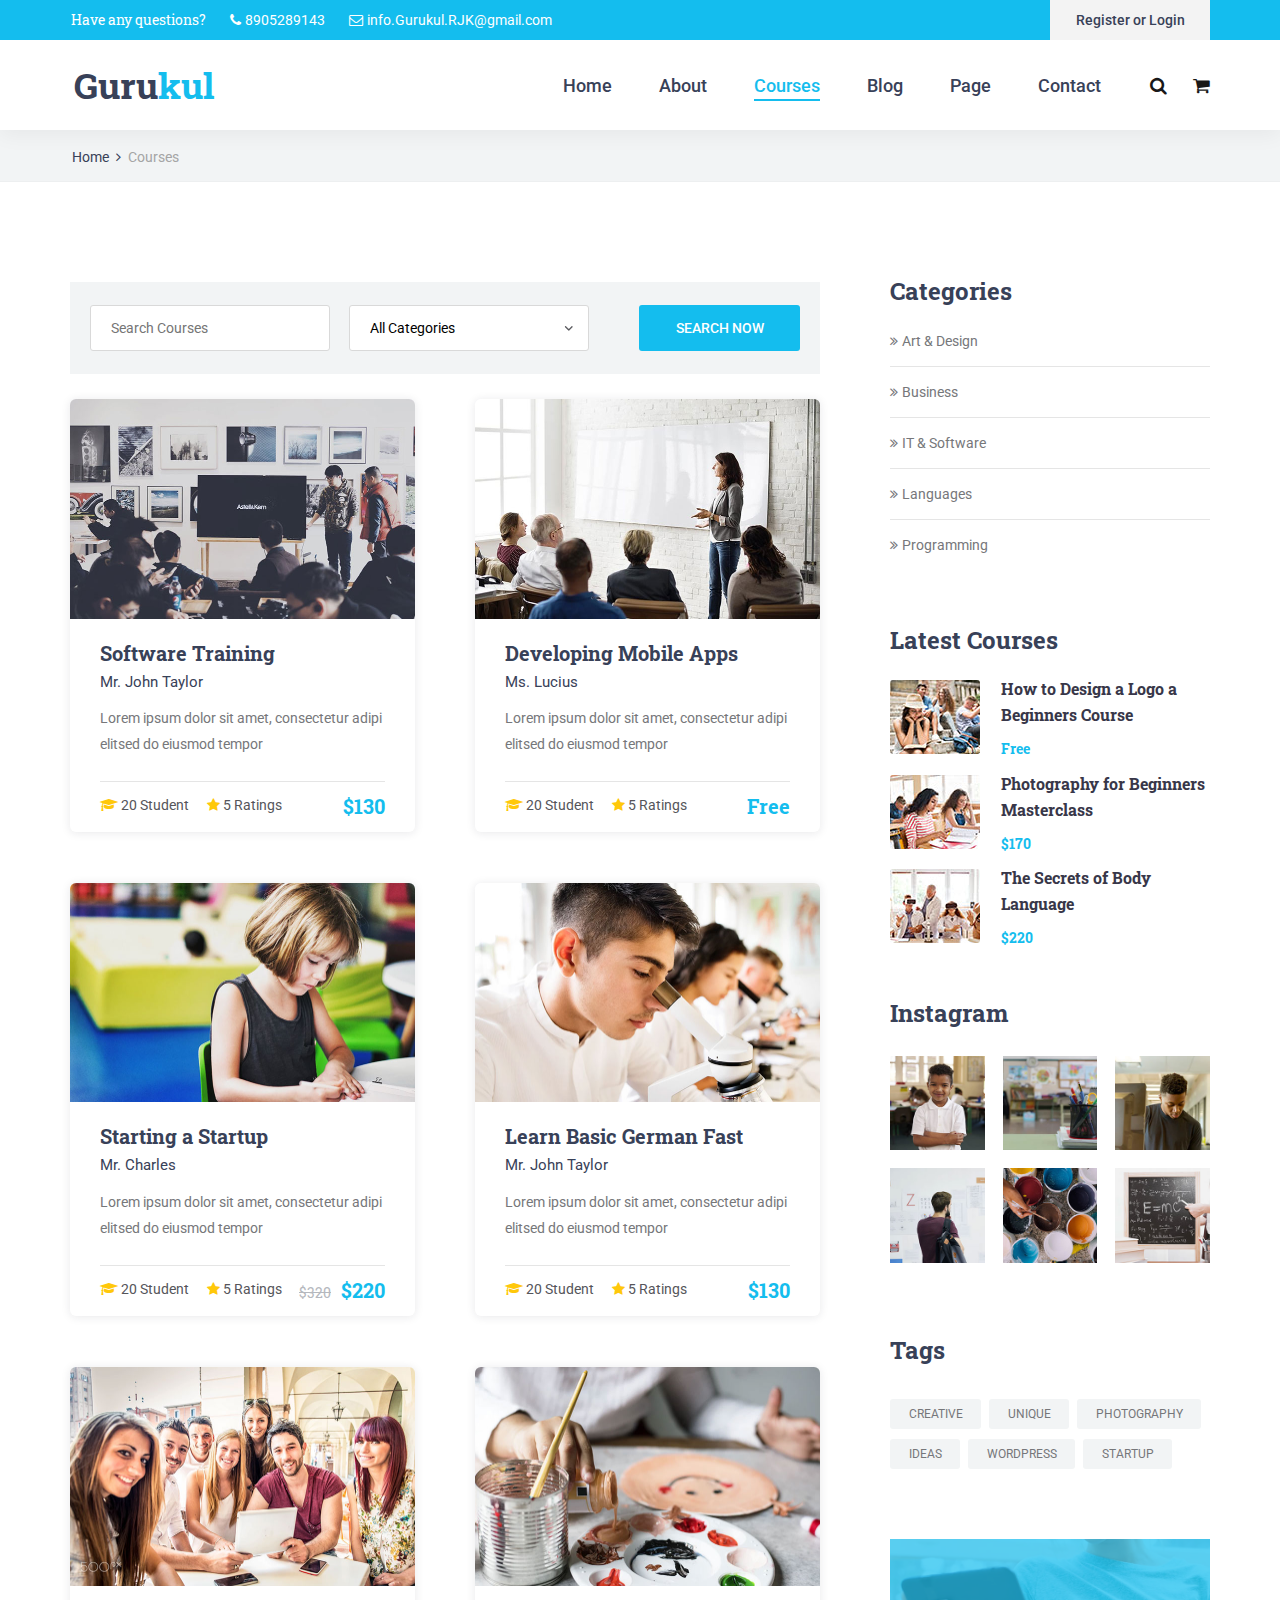
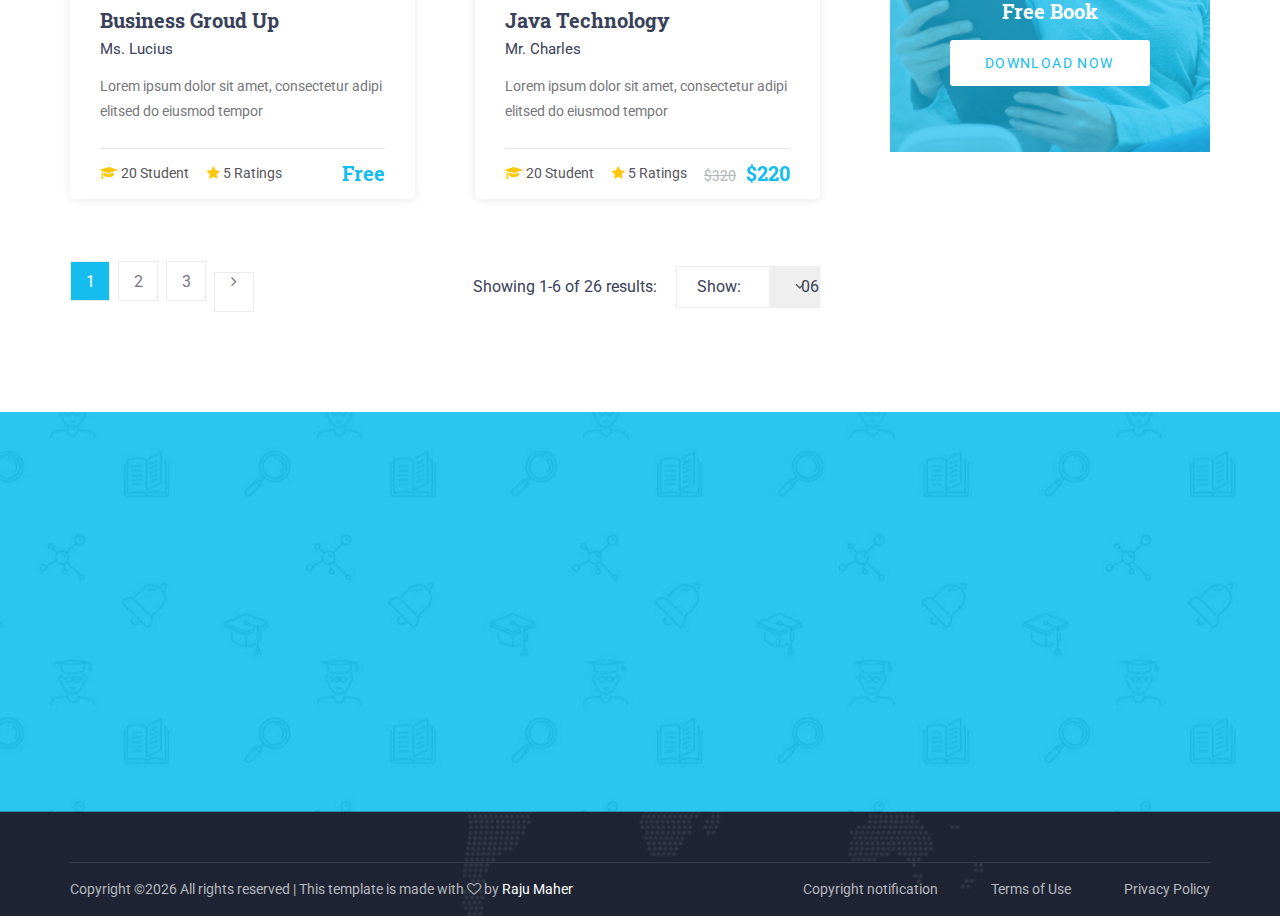
<file: courses.html>
<head>
<title>Courses</title>
<meta charset="utf-8">
<meta http-equiv="X-UA-Compatible" content="IE=edge">
<meta name="description" content="Gurukul project">
<meta name="viewport" content="width=device-width, initial-scale=1">
<link rel="stylesheet" type="text/css" href="styles/bootstrap4/bootstrap.min.css">
<link href="plugins/font-awesome-4.7.0/css/font-awesome.min.css" rel="stylesheet" type="text/css">
<link href="plugins/colorbox/colorbox.css" rel="stylesheet" type="text/css">
<link rel="stylesheet" type="text/css" href="plugins/OwlCarousel2-2.2.1/owl.carousel.css">
<link rel="stylesheet" type="text/css" href="plugins/OwlCarousel2-2.2.1/owl.theme.default.css">
<link rel="stylesheet" type="text/css" href="plugins/OwlCarousel2-2.2.1/animate.css">
<link rel="stylesheet" type="text/css" href="styles/courses.css">
<link rel="stylesheet" type="text/css" href="styles/courses_responsive.css">
</head>
<body>

<div class="super_container">

	<!-- Header -->

	<header class="header">
			
		<!-- Top Bar -->
		<div class="top_bar">
			<div class="top_bar_container">
				<div class="container">
					<div class="row">
						<div class="col">
							<div class="top_bar_content d-flex flex-row align-items-center justify-content-start">
								<ul class="top_bar_contact_list">
									<li><div class="question">Have any questions?</div></li>
									<li>
										<i class="fa fa-phone" aria-hidden="true"></i>
										<div>8905289143</div>
									</li>
									<li>
										<i class="fa fa-envelope-o" aria-hidden="true"></i>
										<div>info.Gurukul.RJK@gmail.com</div>
									</li>
								</ul>
								<div class="top_bar_login ml-auto">
									<div class="login_button"><a href="#">Register or Login</a></div>
								</div>
							</div>
						</div>
					</div>
				</div>
			</div>				
		</div>

		<!-- Header Content -->
		<div class="header_container">
			<div class="container">
				<div class="row">
					<div class="col">
						<div class="header_content d-flex flex-row align-items-center justify-content-start">
							<div class="logo_container">
								<a href="#">
									<div class="logo_text">Guru<span>kul</span></div>
								</a>
							</div>
							<nav class="main_nav_contaner ml-auto">
								<ul class="main_nav">
									<li><a href="index.html">Home</a></li>
									<li><a href="about.html">About</a></li>
									<li class="active"><a href="courses.html">Courses</a></li>
									<li><a href="blog.html">Blog</a></li>
									<li><a href="#">Page</a></li>
									<li><a href="contact.html">Contact</a></li>
								</ul>
								<div class="search_button"><i class="fa fa-search" aria-hidden="true"></i></div>

								<!-- Hamburger -->

								<div class="shopping_cart"><i class="fa fa-shopping-cart" aria-hidden="true"></i></div>
								<div class="hamburger menu_mm">
									<i class="fa fa-bars menu_mm" aria-hidden="true"></i>
								</div>
							</nav>

						</div>
					</div>
				</div>
			</div>
		</div>

		<!-- Header Search Panel -->
		<div class="header_search_container">
			<div class="container">
				<div class="row">
					<div class="col">
						<div class="header_search_content d-flex flex-row align-items-center justify-content-end">
							<form action="#" class="header_search_form">
								<input type="search" class="search_input" placeholder="Search" required="required">
								<button class="header_search_button d-flex flex-column align-items-center justify-content-center">
									<i class="fa fa-search" aria-hidden="true"></i>
								</button>
							</form>
						</div>
					</div>
				</div>
			</div>			
		</div>			
	</header>

	<!-- Menu -->

	<div class="menu d-flex flex-column align-items-end justify-content-start text-right menu_mm trans_400">
		<div class="menu_close_container"><div class="menu_close"><div></div><div></div></div></div>
		<div class="search">
			<form action="#" class="header_search_form menu_mm">
				<input type="search" class="search_input menu_mm" placeholder="Search" required="required">
				<button class="header_search_button d-flex flex-column align-items-center justify-content-center menu_mm">
					<i class="fa fa-search menu_mm" aria-hidden="true"></i>
				</button>
			</form>
		</div>
		<nav class="menu_nav">
			<ul class="menu_mm">
				<li class="menu_mm"><a href="index.html">Home</a></li>
				<li class="menu_mm"><a href="#">About</a></li>
				<li class="menu_mm"><a href="#">Courses</a></li>
				<li class="menu_mm"><a href="#">Blog</a></li>
				<li class="menu_mm"><a href="#">Page</a></li>
				<li class="menu_mm"><a href="contact.html">Contact</a></li>
			</ul>
		</nav>
	</div>
	
	<!-- Home -->

	<div class="home">
		<div class="breadcrumbs_container">
			<div class="container">
				<div class="row">
					<div class="col">
						<div class="breadcrumbs">
							<ul>
								<li><a href="index.html">Home</a></li>
								<li>Courses</li>
							</ul>
						</div>
					</div>
				</div>
			</div>
		</div>			
	</div>

	<!-- Courses -->

	<div class="courses">
		<div class="container">
			<div class="row">

				<!-- Courses Main Content -->
				<div class="col-lg-8">
					<div class="courses_search_container">
						<form action="#" id="courses_search_form" class="courses_search_form d-flex flex-row align-items-center justify-content-start">
							<input type="search" class="courses_search_input" placeholder="Search Courses" required="required">
							<select id="courses_search_select" class="courses_search_select courses_search_input">
								<option>All Categories</option>
								<option>Category</option>
								<option>Category</option>
								<option>Category</option>
							</select>
							<button action="submit" class="courses_search_button ml-auto">search now</button>
						</form>
					</div>
					<div class="courses_container">
						<div class="row courses_row">
							
							<!-- Course -->
							<div class="col-lg-6 course_col">
								<div class="course">
									<div class="course_image"><img src="images/course_4.jpg" alt=""></div>
									<div class="course_body">
										<h3 class="course_title"><a href="course.html">Software Training</a></h3>
										<div class="course_teacher">Mr. John Taylor</div>
										<div class="course_text">
											<p>Lorem ipsum dolor sit amet, consectetur adipi elitsed do eiusmod tempor</p>
										</div>
									</div>
									<div class="course_footer">
										<div class="course_footer_content d-flex flex-row align-items-center justify-content-start">
											<div class="course_info">
												<i class="fa fa-graduation-cap" aria-hidden="true"></i>
												<span>20 Student</span>
											</div>
											<div class="course_info">
												<i class="fa fa-star" aria-hidden="true"></i>
												<span>5 Ratings</span>
											</div>
											<div class="course_price ml-auto">$130</div>
										</div>
									</div>
								</div>
							</div>

							<!-- Course -->
							<div class="col-lg-6 course_col">
								<div class="course">
									<div class="course_image"><img src="images/course_5.jpg" alt=""></div>
									<div class="course_body">
										<h3 class="course_title"><a href="course.html">Developing Mobile Apps</a></h3>
										<div class="course_teacher">Ms. Lucius</div>
										<div class="course_text">
											<p>Lorem ipsum dolor sit amet, consectetur adipi elitsed do eiusmod tempor</p>
										</div>
									</div>
									<div class="course_footer">
										<div class="course_footer_content d-flex flex-row align-items-center justify-content-start">
											<div class="course_info">
												<i class="fa fa-graduation-cap" aria-hidden="true"></i>
												<span>20 Student</span>
											</div>
											<div class="course_info">
												<i class="fa fa-star" aria-hidden="true"></i>
												<span>5 Ratings</span>
											</div>
											<div class="course_price ml-auto">Free</div>
										</div>
									</div>
								</div>
							</div>

							<!-- Course -->
							<div class="col-lg-6 course_col">
								<div class="course">
									<div class="course_image"><img src="images/course_6.jpg" alt=""></div>
									<div class="course_body">
										<h3 class="course_title"><a href="course.html">Starting a Startup</a></h3>
										<div class="course_teacher">Mr. Charles</div>
										<div class="course_text">
											<p>Lorem ipsum dolor sit amet, consectetur adipi elitsed do eiusmod tempor</p>
										</div>
									</div>
									<div class="course_footer">
										<div class="course_footer_content d-flex flex-row align-items-center justify-content-start">
											<div class="course_info">
												<i class="fa fa-graduation-cap" aria-hidden="true"></i>
												<span>20 Student</span>
											</div>
											<div class="course_info">
												<i class="fa fa-star" aria-hidden="true"></i>
												<span>5 Ratings</span>
											</div>
											<div class="course_price ml-auto"><span>$320</span>$220</div>
										</div>
									</div>
								</div>
							</div>

							<!-- Course -->
							<div class="col-lg-6 course_col">
								<div class="course">
									<div class="course_image"><img src="images/course_7.jpg" alt=""></div>
									<div class="course_body">
										<h3 class="course_title"><a href="course.html">Learn Basic German Fast</a></h3>
										<div class="course_teacher">Mr. John Taylor</div>
										<div class="course_text">
											<p>Lorem ipsum dolor sit amet, consectetur adipi elitsed do eiusmod tempor</p>
										</div>
									</div>
									<div class="course_footer">
										<div class="course_footer_content d-flex flex-row align-items-center justify-content-start">
											<div class="course_info">
												<i class="fa fa-graduation-cap" aria-hidden="true"></i>
												<span>20 Student</span>
											</div>
											<div class="course_info">
												<i class="fa fa-star" aria-hidden="true"></i>
												<span>5 Ratings</span>
											</div>
											<div class="course_price ml-auto">$130</div>
										</div>
									</div>
								</div>
							</div>

							<!-- Course -->
							<div class="col-lg-6 course_col">
								<div class="course">
									<div class="course_image"><img src="images/course_8.jpg" alt=""></div>
									<div class="course_body">
										<h3 class="course_title"><a href="course.html">Business Groud Up</a></h3>
										<div class="course_teacher">Ms. Lucius</div>
										<div class="course_text">
											<p>Lorem ipsum dolor sit amet, consectetur adipi elitsed do eiusmod tempor</p>
										</div>
									</div>
									<div class="course_footer">
										<div class="course_footer_content d-flex flex-row align-items-center justify-content-start">
											<div class="course_info">
												<i class="fa fa-graduation-cap" aria-hidden="true"></i>
												<span>20 Student</span>
											</div>
											<div class="course_info">
												<i class="fa fa-star" aria-hidden="true"></i>
												<span>5 Ratings</span>
											</div>
											<div class="course_price ml-auto">Free</div>
										</div>
									</div>
								</div>
							</div>

							<!-- Course -->
							<div class="col-lg-6 course_col">
								<div class="course">
									<div class="course_image"><img src="images/course_9.jpg" alt=""></div>
									<div class="course_body">
										<h3 class="course_title"><a href="course.html">Java Technology</a></h3>
										<div class="course_teacher">Mr. Charles</div>
										<div class="course_text">
											<p>Lorem ipsum dolor sit amet, consectetur adipi elitsed do eiusmod tempor</p>
										</div>
									</div>
									<div class="course_footer">
										<div class="course_footer_content d-flex flex-row align-items-center justify-content-start">
											<div class="course_info">
												<i class="fa fa-graduation-cap" aria-hidden="true"></i>
												<span>20 Student</span>
											</div>
											<div class="course_info">
												<i class="fa fa-star" aria-hidden="true"></i>
												<span>5 Ratings</span>
											</div>
											<div class="course_price ml-auto"><span>$320</span>$220</div>
										</div>
									</div>
								</div>
							</div>

						</div>
						<div class="row pagination_row">
							<div class="col">
								<div class="pagination_container d-flex flex-row align-items-center justify-content-start">
									<ul class="pagination_list">
										<li class="active"><a href="#">1</a></li>
										<li><a href="#">2</a></li>
										<li><a href="#">3</a></li>
										<li><a href="#"><i class="fa fa-angle-right" aria-hidden="true"></i></a></li>
									</ul>
									<div class="courses_show_container ml-auto clearfix">
										<div class="courses_show_text">Showing <span class="courses_showing">1-6</span> of <span class="courses_total">26</span> results:</div>
										<div class="courses_show_content">
											<span>Show: </span>
											<select id="courses_show_select" class="courses_show_select">
												<option>06</option>
												<option>12</option>
												<option>24</option>
												<option>36</option>
											</select>
										</div>
									</div>
								</div>
							</div>
						</div>
					</div>
				</div>

				<!-- Courses Sidebar -->
				<div class="col-lg-4">
					<div class="sidebar">

						<!-- Categories -->
						<div class="sidebar_section">
							<div class="sidebar_section_title">Categories</div>
							<div class="sidebar_categories">
								<ul>
									<li><a href="#">Art & Design</a></li>
									<li><a href="#">Business</a></li>
									<li><a href="#">IT & Software</a></li>
									<li><a href="#">Languages</a></li>
									<li><a href="#">Programming</a></li>
								</ul>
							</div>
						</div>

						<!-- Latest Course -->
						<div class="sidebar_section">
							<div class="sidebar_section_title">Latest Courses</div>
							<div class="sidebar_latest">

								<!-- Latest Course -->
								<div class="latest d-flex flex-row align-items-start justify-content-start">
									<div class="latest_image"><div><img src="images/latest_1.jpg" alt=""></div></div>
									<div class="latest_content">
										<div class="latest_title"><a href="course.html">How to Design a Logo a Beginners Course</a></div>
										<div class="latest_price">Free</div>
									</div>
								</div>

								<!-- Latest Course -->
								<div class="latest d-flex flex-row align-items-start justify-content-start">
									<div class="latest_image"><div><img src="images/latest_2.jpg" alt=""></div></div>
									<div class="latest_content">
										<div class="latest_title"><a href="course.html">Photography for Beginners Masterclass</a></div>
										<div class="latest_price">$170</div>
									</div>
								</div>

								<!-- Latest Course -->
								<div class="latest d-flex flex-row align-items-start justify-content-start">
									<div class="latest_image"><div><img src="images/latest_3.jpg" alt=""></div></div>
									<div class="latest_content">
										<div class="latest_title"><a href="course.html">The Secrets of Body Language</a></div>
										<div class="latest_price">$220</div>
									</div>
								</div>

							</div>
						</div>

						<!-- Gallery -->
						<div class="sidebar_section">
							<div class="sidebar_section_title">Instagram</div>
							<div class="sidebar_gallery">
								<ul class="gallery_items d-flex flex-row align-items-start justify-content-between flex-wrap">
									<li class="gallery_item">
										<div class="gallery_item_overlay d-flex flex-column align-items-center justify-content-center">+</div>
										<a class="colorbox" href="images/gallery_1_large.jpg">
											<img src="images/gallery_1.jpg" alt="">
										</a>
									</li>
									<li class="gallery_item">
										<div class="gallery_item_overlay d-flex flex-column align-items-center justify-content-center">+</div>
										<a class="colorbox" href="images/gallery_2_large.jpg">
											<img src="images/gallery_2.jpg" alt="">
										</a>
									</li>
									<li class="gallery_item">
										<div class="gallery_item_overlay d-flex flex-column align-items-center justify-content-center">+</div>
										<a class="colorbox" href="images/gallery_3_large.jpg">
											<img src="images/gallery_3.jpg" alt="">
										</a>
									</li>
									<li class="gallery_item">
										<div class="gallery_item_overlay d-flex flex-column align-items-center justify-content-center">+</div>
										<a class="colorbox" href="images/gallery_4_large.jpg">
											<img src="images/gallery_4.jpg" alt="">
										</a>
									</li>
									<li class="gallery_item">
										<div class="gallery_item_overlay d-flex flex-column align-items-center justify-content-center">+</div>
										<a class="colorbox" href="images/gallery_5_large.jpg">
											<img src="images/gallery_5.jpg" alt="">
										</a>
									</li>
									<li class="gallery_item">
										<div class="gallery_item_overlay d-flex flex-column align-items-center justify-content-center">+</div>
										<a class="colorbox" href="images/gallery_6_large.jpg">
											<img src="images/gallery_6.jpg" alt="">
										</a>
									</li>
								</ul>
							</div>
						</div>

						<!-- Tags -->
						<div class="sidebar_section">
							<div class="sidebar_section_title">Tags</div>
							<div class="sidebar_tags">
								<ul class="tags_list">
									<li><a href="#">creative</a></li>
									<li><a href="#">unique</a></li>
									<li><a href="#">photography</a></li>
									<li><a href="#">ideas</a></li>
									<li><a href="#">wordpress</a></li>
									<li><a href="#">startup</a></li>
								</ul>
							</div>
						</div>

						<!-- Banner -->
						<div class="sidebar_section">
							<div class="sidebar_banner d-flex flex-column align-items-center justify-content-center text-center">
								<div class="sidebar_banner_background" style="background-image:url(images/banner_1.jpg)"></div>
								<div class="sidebar_banner_overlay"></div>
								<div class="sidebar_banner_content">
									<div class="banner_title">Free Book</div>
									<div class="banner_button"><a href="#">download now</a></div>
								</div>
							</div>
						</div>
					</div>
				</div>
			</div>
		</div>
	</div>

	<!-- Newsletter -->

	<div class="newsletter">
		<div class="newsletter_background parallax-window" data-parallax="scroll" data-image-src="images/newsletter.jpg" data-speed="0.8"></div>
		<div class="container">
			<div class="row">
				<div class="col">
					<div class="newsletter_container d-flex flex-lg-row flex-column align-items-center justify-content-start">

						<!-- Newsletter Content -->
						<div class="newsletter_content text-lg-left text-center">
							<div class="newsletter_title">sign up for news and offers</div>
							<div class="newsletter_subtitle">Subcribe to lastest smartphones news & great deals we offer</div>
						</div>

						<!-- Newsletter Form -->
						<div class="newsletter_form_container ml-lg-auto">
							<form action="#" id="newsletter_form" class="newsletter_form d-flex flex-row align-items-center justify-content-center">
								<input type="email" class="newsletter_input" placeholder="Your Email" required="required">
								<button type="submit" class="newsletter_button">subscribe</button>
							</form>
						</div>

					</div>
				</div>
			</div>
		</div>
	</div>

	<!-- Footer -->

	<footer class="footer">
		<div class="footer_background" style="background-image:url(images/footer_background.png)"></div>
		<div class="container">
			<div class="row footer_row">
				<div class="col">
					<div class="footer_content">
						<div class="row">

							<div class="col-lg-3 footer_col">
					
								<!-- Footer About -->
								<div class="footer_section footer_about">
									<div class="footer_logo_container">
										<a href="#">
											<div class="footer_logo_text">Guru<span>kul</span></div>
										</a>
									</div>
									<div class="footer_about_text">
										<p>Jay Swami Narayan</p>
									</div>
									<div class="footer_social">
										<ul>
											<li><a href="#"><i class="fa fa-facebook" aria-hidden="true"></i></a></li>
											<li><a href="#"><i class="fa fa-google-plus" aria-hidden="true"></i></a></li>
											<li><a href="#"><i class="fa fa-instagram" aria-hidden="true"></i></a></li>
											<li><a href="#"><i class="fa fa-twitter" aria-hidden="true"></i></a></li>
										</ul>
									</div>
								</div>
								
							</div>

							<div class="col-lg-3 footer_col">
					
								<!-- Footer Contact -->
								<div class="footer_section footer_contact">
									<div class="footer_title">Contact Us</div>
									<div class="footer_contact_info">
										<ul>
											<li>Email: Info.Gurukul.RJK@gmail.com</li>
											<li>Phone:  8905289143</li>
											<li>Near Bus Stand Gurukul Collage Rajkot.</li>
										</ul>
									</div>
								</div>
								
							</div>

							<div class="col-lg-3 footer_col">
					
								<!-- Footer links -->
								<div class="footer_section footer_links">
									<div class="footer_title">Contact Us</div>
									<div class="footer_links_container">
										<ul>
											<li><a href="index.html">Home</a></li>
											<li><a href="about.html">About</a></li>
											<li><a href="contact.html">Contact</a></li>
											<li><a href="#">Features</a></li>
											<li><a href="courses.html">Courses</a></li>
											<li><a href="#">Events</a></li>
											<li><a href="#">Gallery</a></li>
											<li><a href="#">FAQs</a></li>
										</ul>
									</div>
								</div>
								
							</div>

							<div class="col-lg-3 footer_col clearfix">
					
								<!-- Footer links -->
								<div class="footer_section footer_mobile">
									<div class="footer_title">Mobile</div>
									<div class="footer_mobile_content">
										<div class="footer_image"><a href="#"><img src="images/mobile_1.png" alt=""></a></div>
										<div class="footer_image"><a href="#"><img src="images/mobile_2.png" alt=""></a></div>
									</div>
								</div>
								
							</div>

						</div>
					</div>
				</div>
			</div>

			<div class="row copyright_row">
				<div class="col">
					<div class="copyright d-flex flex-lg-row flex-column align-items-center justify-content-start">
						<div class="cr_text"><!-- Link back to Raju Maher can't be removed. Template is licensed under CC BY 3.0. -->
Copyright &copy;<script>document.write(new Date().getFullYear());</script> All rights reserved | This template is made with <i class="fa fa-heart-o" aria-hidden="true"></i> by <a href="https://Raju Maher.com" target="_blank">Raju Maher</a>
<!-- Link back to Raju Maher can't be removed. Template is licensed under CC BY 3.0. --></div>
						<div class="ml-lg-auto cr_links">
							<ul class="cr_list">
								<li><a href="#">Copyright notification</a></li>
								<li><a href="#">Terms of Use</a></li>
								<li><a href="#">Privacy Policy</a></li>
							</ul>
						</div>
					</div>
				</div>
			</div>
		</div>
	</footer>
</div>

<script src="js/jquery-3.2.1.min.js"></script>
<script src="styles/bootstrap4/popper.js"></script>
<script src="styles/bootstrap4/bootstrap.min.js"></script>
<script src="plugins/OwlCarousel2-2.2.1/owl.carousel.js"></script>
<script src="plugins/easing/easing.js"></script>
<script src="plugins/parallax-js-master/parallax.min.js"></script>
<script src="plugins/colorbox/jquery.colorbox-min.js"></script>
<script src="js/courses.js"></script>
</body>
</html>
</file>
<file: styles/main_styles.css>
@charset "utf-8";
/* CSS Document */

/******************************

[Table of Contents]

1. Fonts
2. Body and some general stuff
3. Header
	3.1 Top Bar
	3.2 Header Content
	3.3 Logo
	3.4 Main Nav
	3.5 Hamburger
4. Menu
5. Section
6. Home
7. Features
8. Courses
9. Counter
10. Events
11. Team
12. News
13. Newsletter
14. Footer



******************************/

/***********
1. Fonts
***********/

@import url('https://fonts.googleapis.com/css?family=Roboto+Slab:400,700|Roboto:300,400,500,700,900');

/*********************************
2. Body and some general stuff
*********************************/

*
{
	margin: 0;
	padding: 0;
	-webkit-font-smoothing: antialiased;
	-webkit-text-shadow: rgba(0,0,0,.01) 0 0 1px;
	text-shadow: rgba(0,0,0,.01) 0 0 1px;
}
body
{
	font-family: 'Roboto', sans-serif;
	font-size: 14px;
	font-weight: 400;
	background: #FFFFFF;
	color: #a5a5a5;
}
div
{
	display: block;
	position: relative;
	-webkit-box-sizing: border-box;
    -moz-box-sizing: border-box;
    box-sizing: border-box;
}
ul
{
	list-style: none;
	margin-bottom: 0px;
}
p
{
	font-family: 'Roboto', sans-serif;
	font-size: 14px;
	line-height: 1.85;
	font-weight: 400;
	color: #76777a;
	-webkit-font-smoothing: antialiased;
	-webkit-text-shadow: rgba(0,0,0,.01) 0 0 1px;
	text-shadow: rgba(0,0,0,.01) 0 0 1px;
}
p a
{
	display: inline;
	position: relative;
	color: inherit;
	border-bottom: solid 1px #ffa07f;
	-webkit-transition: all 200ms ease;
	-moz-transition: all 200ms ease;
	-ms-transition: all 200ms ease;
	-o-transition: all 200ms ease;
	transition: all 200ms ease;
}
p:last-of-type
{
	margin-bottom: 0;
}
a, a:hover, a:visited, a:active, a:link
{
	text-decoration: none;
	-webkit-font-smoothing: antialiased;
	-webkit-text-shadow: rgba(0,0,0,.01) 0 0 1px;
	text-shadow: rgba(0,0,0,.01) 0 0 1px;
}
p a:active
{
	position: relative;
	color: #GG6347;
}
p a:hover
{
	color: #FFFFFF;
	background: #ffa07f;
}
p a:hover::after
{
	opacity: 0.2;
}
::selection
{
	
}
p::selection
{
	
}
h1{font-size: 48px;}
h2{font-size: 36px;}
h3{font-size: 24px;}
h4{font-size: 18px;}
h5{font-size: 14px;}
h1, h2, h3, h4, h5, h6
{
	font-family: 'Roboto Slab', serif;
	font-weight: 700;
	-webkit-font-smoothing: antialiased;
	-webkit-text-shadow: rgba(0,0,0,.01) 0 0 1px;
	text-shadow: rgba(0,0,0,.01) 0 0 1px;
	color: #384158;
	margin-bottom: 0;
}
h1::selection, 
h2::selection, 
h3::selection, 
h4::selection, 
h5::selection, 
h6::selection
{
	
}
.form-control
{
	color: #db5246;
}
section
{
	display: block;
	position: relative;
	box-sizing: border-box;
}
.clear
{
	clear: both;
}
.clearfix::before, .clearfix::after
{
	content: "";
	display: table;
}
.clearfix::after
{
	clear: both;
}
.clearfix
{
	zoom: 1;
}
.float_left
{
	float: left;
}
.float_right
{
	float: right;
}
.trans_200
{
	-webkit-transition: all 200ms ease;
	-moz-transition: all 200ms ease;
	-ms-transition: all 200ms ease;
	-o-transition: all 200ms ease;
	transition: all 200ms ease;
}
.trans_300
{
	-webkit-transition: all 300ms ease;
	-moz-transition: all 300ms ease;
	-ms-transition: all 300ms ease;
	-o-transition: all 300ms ease;
	transition: all 300ms ease;
}
.trans_400
{
	-webkit-transition: all 400ms ease;
	-moz-transition: all 400ms ease;
	-ms-transition: all 400ms ease;
	-o-transition: all 400ms ease;
	transition: all 400ms ease;
}
.trans_500
{
	-webkit-transition: all 500ms ease;
	-moz-transition: all 500ms ease;
	-ms-transition: all 500ms ease;
	-o-transition: all 500ms ease;
	transition: all 500ms ease;
}
.fill_height
{
	height: 100%;
}
.super_container
{
	width: 100%;
	overflow: hidden;
}
.prlx_parent
{
	overflow: hidden;
}
.prlx
{
	height: 130% !important;
}
.parallax-window
{
    min-height: 400px;
    background: transparent;
}
.nopadding
{
	padding: 0px !important;
}

/*********************************
3. Header
*********************************/

.header
{
	position: fixed;
	top: 0;
	left: 0;
	width: 100%;
	z-index: 100;
	box-shadow: 0px 5px 20px rgba(0,0,0,0.05);
	-webkit-transition: all 200ms ease;
	-moz-transition: all 200ms ease;
	-ms-transition: all 200ms ease;
	-o-transition: all 200ms ease;
	transition: all 200ms ease;
}
.header.scrolled
{
	top: -40px;
}

/*********************************
3.1 Top Bar
*********************************/

.top_bar
{
	width: 100%;
	background: #14bdee;
}
.header.scrolled .top_bar
{

}
.top_bar_container
{
	width: 100%;
	height: 100%;
}
.top_bar_content
{
	width: 100%;
	height: 40px;
}
.top_bar_contact_list li
{
	display: inline-block;
}
.question
{
	font-family: 'Roboto Slab', serif;
	font-size: 14px;
	color: #FFFFFF;
	margin-left: 0px;
}
.top_bar_contact_list li i,
.top_bar_contact_list li > div
{
	display: inline-block;
	font-size: 14px;
	color: #FFFFFF;
}
.top_bar_contact_list li > div
{
	margin-left: 1px;
}
.top_bar_contact_list li:not(:last-child)
{
	margin-right: 21px;
}
.top_bar_login
{
	height: 100%;
}
.login_button
{
	width: 160px;
	height: 100%;
	background: #f3f3f3;
	text-align: center;
}
.login_button a
{
	display: block;
	font-size: 14px;
	font-weight: 500;
	line-height: 40px;
	color: #384158;
}

/*********************************
3.2 Header Content
*********************************/

.header_container
{
	width: 100%;
	background: #FFFFFF;
}
.header_content
{
	height: 90px;
	-webkit-transition: all 200ms ease;
	-moz-transition: all 200ms ease;
	-ms-transition: all 200ms ease;
	-o-transition: all 200ms ease;
	transition: all 200ms ease;
}
.header.scrolled .header_content
{
	height: 80px;
}

/*********************************
3.3 Logo
*********************************/

.logo,
.logo_text
{
	display: inline-block;
}
.logo
{
	width: 60px;
	height: 60px;
	-webkit-transition: all 200ms ease;
	-moz-transition: all 200ms ease;
	-ms-transition: all 200ms ease;
	-o-transition: all 200ms ease;
	transition: all 200ms ease;
}
.logo img
{
	max-width: 100%;
}
.logo_text
{
	font-family: 'Roboto Slab', serif;
	font-size: 36px;
	font-weight: 700;
	line-height: 0.75;
	color: #384158;
	vertical-align: middle;
	margin-left: 7px;
	-webkit-transition: all 200ms ease;
	-moz-transition: all 200ms ease;
	-ms-transition: all 200ms ease;
	-o-transition: all 200ms ease;
	transition: all 200ms ease;
}
.logo_text span
{
	color: #14bdee;
}
.header.scrolled .logo
{
	width: 40px;
	height: 40px;
}
.header.scrolled .logo_text
{
	font-size: 24px;
}

/*********************************
3.4 Main Nav
*********************************/

.main_nav_contaner
{

}
.main_nav,
.search_button,
.shopping_cart
{
	display: inline-block;
}
.main_nav li
{
	display: inline-block;
	position: relative;
}
.main_nav li:not(:last-child)
{
	margin-right: 44px;
}
.main_nav li a
{
	font-size: 18px;
	font-weight: 500;
	color: #384158;
	-webkit-transition: all 200ms ease;
	-moz-transition: all 200ms ease;
	-ms-transition: all 200ms ease;
	-o-transition: all 200ms ease;
	transition: all 200ms ease;
}
.main_nav li a:hover,
.main_nav li.active a
{
	color: #14bdee;
}
.main_nav li.active::after
{
	display: block;
	position: absolute;
	bottom: -2px;
	left: 0;
	width: 100%;
	height: 2px;
	background: #14bdee;
	content: '';
}
.search_button
{
	margin-left: 46px;
	cursor: pointer;
}
.shopping_cart
{
	margin-left: 23px;
	cursor: pointer;
}
.search_button i,
.shopping_cart i
{
	font-size: 18px;
	color: #181818;
	-webkit-transition: all 200ms ease;
	-moz-transition: all 200ms ease;
	-ms-transition: all 200ms ease;
	-o-transition: all 200ms ease;
	transition: all 200ms ease;
}
.search_button:hover i,
.shopping_cart:hover i
{
	color: #14bdee;
}
.header_search_form
{
	display: block;
	position: relative;
	width: 40%;
}
.header_search_container
{
	position: absolute;
	bottom: 0px;
	left: 0px;
	width: 100%;
	background: #14bdee;
	z-index: -1;
	opacity: 0;
	-webkit-transition: all 400ms ease;
	-moz-transition: all 400ms ease;
	-ms-transition: all 400ms ease;
	-o-transition: all 400ms ease;
	transition: all 400ms ease;
}
.header_search_container.active
{
	bottom: -73px;
	opacity: 1;
}
.header_search_content
{
	width: 100%;
	height: 73px;
}
.search_input
{
	width: 100%;
	height: 40px;
	border: none;
	outline: none;
	padding-left: 20px;
}
.header_search_button
{
	position: absolute;
	top: 0;
	right: 0;
	width: 40px;
	height: 100%;
	border: none;
	outline: none;
	cursor: pointer;
}

/*********************************
3.5 Hamburger
*********************************/

.hamburger_container
{

}
.hamburger
{
	display: none;
	cursor: pointer;
}
.hamburger i
{
	font-size: 20px;
	color: #353535;
	-webkit-transition: all 200ms ease;
	-moz-transition: all 200ms ease;
	-ms-transition: all 200ms ease;
	-o-transition: all 200ms ease;
	transition: all 200ms ease;
}
.hamburger:hover i
{
	color: #14bdee;
}

/*********************************
4. Menu
*********************************/

.menu
{
	position: fixed;
	top: 0;
	right: -400px;
	width: 400px;
	height: 100vh;
	background: #FFFFFF;
	z-index: 101;
	padding-right: 60px;
	padding-top: 87px;
	padding-left: 50px;
}
.menu .logo a
{
	color: #000000;
}
.menu.active
{
	right: 0;
}
.menu_close_container
{
	position: absolute;
	top: 30px;
	right: 60px;
	width: 18px;
	height: 18px;
	transform-origin: center center;
	-webkit-transform: rotate(45deg);
	-moz-transform: rotate(45deg);
	-ms-transform: rotate(45deg);
	-o-transform: rotate(45deg);
	transform: rotate(45deg);
	cursor: pointer;
}
.menu_close
{
	width: 100%;
	height: 100%;
	transform-style: preserve-3D;
}
.menu_close div
{
	width: 100%;
	height: 2px;
	background: #232323;
	top: 8px;
	-webkit-transition: all 200ms ease;
	-moz-transition: all 200ms ease;
	-ms-transition: all 200ms ease;
	-o-transition: all 200ms ease;
	transition: all 200ms ease;
}
.menu_close div:last-of-type
{
	-webkit-transform: rotate(90deg) translateX(-2px);
	-moz-transform: rotate(90deg) translateX(-2px);
	-ms-transform: rotate(90deg) translateX(-2px);
	-o-transform: rotate(90deg) translateX(-2px);
	transform: rotate(90deg) translateX(-2px);
	transform-origin: center;
}
.menu_close:hover div
{
	background: #937c6f;
}
.menu .logo
{
	margin-bottom: 60px;
}
.menu_nav ul li
{
	margin-bottom: 9px;
}
.menu_nav ul li a
{
	font-family: 'Roboto', sans-serif;
	font-size: 14px;
	text-transform: uppercase;
	color: rgba(0,0,0,1);
	font-weight: 700;
	letter-spacing: 0.1em;
	-webkit-transition: all 200ms ease;
	-moz-transition: all 200ms ease;
	-ms-transition: all 200ms ease;
	-o-transition: all 200ms ease;
	transition: all 200ms ease;
}
.menu_nav ul li a:hover
{
	color: #14bdee;
}
.menu .search
{
	width: 100%;
	margin-bottom: 67px;
}
.search
{
	display: inline-block;
	width: 400px;
	-webkit-transform: translateY(2px);
	-moz-transform: translateY(2px);
	-ms-transform: translateY(2px);
	-o-transform: translateY(2px);
	transform: translateY(2px);
}
.menu .header_search_form
{
	width: 100%;
}
.search form
{
	position: relative;
}
.menu .search_input
{
	width: 100%;
	height: 40px;
	background: rgba(0,0,0,0.1);
	border-radius: 3px;
	border: none;
	outline: none;
	padding-left: 15px;
	color: rgba(0,0,0,0.5);
}
.menu .search_input::-webkit-input-placeholder
{
	font-family: 'Roboto', sans-serif;
	font-size: 14px !important;
	font-weight: 400 !important;
	color: rgba(0,0,0,0.4) !important;
}
.menu .search_input:-moz-placeholder
{
	font-family: 'Roboto', sans-serif;
	font-size: 14px !important;
	font-weight: 400 !important;
	color: rgba(0,0,0,0.4) !important;
}
.menu .search_input::-moz-placeholder
{
	font-family: 'Roboto', sans-serif;
	font-size: 14px !important;
	font-weight: 400 !important;
	color: rgba(0,0,0,0.4) !important;
} 
.menu .search_input:-ms-input-placeholder
{ 
	font-family: 'Roboto', sans-serif;
	font-size: 14px !important;
	font-weight: 400 !important;
	color: rgba(0,0,0,0.4) !important;
}
.menu .search_input::input-placeholder
{
	font-family: 'Roboto', sans-serif;
	font-size: 14px !important;
	font-weight: 400 !important;
	color: rgba(0,0,0,0.4) !important;
}

/*********************************
5. Section
*********************************/

.section_title_container
{
	max-width: 600px;
	margin: 0 auto;
}
.section_title
{
	line-height: 1.2;
}
.section_subtitle
{
	line-height: 1.85;
	margin-top: 14px;
}
.section_background
{
	position: absolute;
	top: 0;
	left: 0;
	width: 100%;
	height: 100%;
}

/*********************************
6. Home
*********************************/

.home
{
	width: 100%;
	height: 850px;
}
.home_slider_container
{
	width: 100%;
	height: 100%;
}
.home_slider
{
	width: 100%;
	height: 100%;
}
.home_slider_background
{
	position: absolute;
	top: 0;
	left: 0;
	width: 100%;
	height: 100%;
	background-repeat: no-repeat;
	background-size: cover;
	background-position: center center;
}
.home_slider_content
{
	position: absolute;
	top: 41%;
	left: 0;
	width: 100%;
	height: auto;
}
.home_slider_title
{
	font-family: 'Roboto Slab', serif;
	font-size: 60px;
	font-weight: 700;
	line-height: 1.2;
	color: #384158;
}
.home_slider_subtitle
{
	font-size: 24px;
	color: #76777a;
	margin-top: 9px;
}
.home_slider_form_container
{
	width: 832px;
	margin: 0 auto;
	margin-top: 35px;
}
.home_search_form div
{
	width: calc(100% - 140px);
	height: 46px;
	background: #FFFFFF;
	border-radius: 3px;
}
.home_search_input
{
	width: 33.33333333%;
	border: none;
	outline: none;
	height: 25px;
	padding-left: 20px;
}
.home_search_input:not(:last-child)
{
	border-right: solid 1px #e5e5e5;
}
.home_search_input::-webkit-input-placeholder
{
	font-family: 'Roboto', sans-serif;
	font-size: 14px !important;
	font-weight: 400 !important;
	color: #b5b8be !important;
}
.home_search_input:-moz-placeholder
{
	font-family: 'Roboto', sans-serif;
	font-size: 14px !important;
	font-weight: 400 !important;
	color: #b5b8be !important;
}
.home_search_input::-moz-placeholder
{
	font-family: 'Roboto', sans-serif;
	font-size: 14px !important;
	font-weight: 400 !important;
	color: #b5b8be !important;
} 
.home_search_input:-ms-input-placeholder
{ 
	font-family: 'Roboto', sans-serif;
	font-size: 14px !important;
	font-weight: 400 !important;
	color: #b5b8be !important;
}
.home_search_input::input-placeholder
{
	font-family: 'Roboto', sans-serif;
	font-size: 14px !important;
	font-weight: 400 !important;
	color: #b5b8be !important;
}
.dropdown_item_select
{
	position: relative;
	-webkit-appearance: none;
    -moz-appearance: none;
    -ms-appearance: none;
    -o-appearance: none;
    appearance: none;
    -webkit-box-shadow: 0px 0px 0px rgba(0, 0, 0, 0);
	-webkit-user-select: none;
	background-image: url(../images/down.png);
	background-position: center right;
	background-repeat: no-repeat;
	padding-right: 20px;
	padding-left: 20px;
}
.home_search_button
{
	width: 120px;
	height: 46px;
	background: #14bdee;
	border: none;
	outline: none;
	border-radius: 3px;
	font-size: 14px;
	font-weight: 500;
	color: #FFFFFF;
	text-transform: uppercase;
	letter-spacing: 0.1em;
	cursor: pointer;
}
.home_slider_nav
{
	position: absolute;
	top: 55.8%;
	width: 50px;
	background: #b6b7bd;
	border-radius: 50%;
	text-align: center;
	z-index: 10;
	cursor: pointer;
	-webkit-transition: all 200ms ease;
	-moz-transition: all 200ms ease;
	-ms-transition: all 200ms ease;
	-o-transition: all 200ms ease;
	transition: all 200ms ease;
}
.home_slider_prev
{
	left: 75px;
}
.home_slider_next
{
	right: 75px;
}
.home_slider_nav i
{
	line-height: 50px;
	color: #FFFFFF;
	font-size: 22px;
}
.home_slider_nav:hover
{
	background: #14bdee;
}

/*********************************
7. Features
*********************************/

.features
{
	width: 100%;
	background: #FFFFFF;
	padding-top: 93px;
	padding-bottom: 103px;
}
.features_row
{
	margin-top: 55px;
}
.feature
{
	width: 100%;
	padding-top: 30px;
	padding-bottom: 28px;
	padding-left: 15px;
	padding-right: 15px;
	background: #FFFFFF;
}
.feature:hover
{
	box-shadow: 0px 5px 40px rgba(29,34,47,0.15);
}
.feature_icon
{
	height: 55px;
}
.feature_icon img
{
	max-width: 100%;
}
.feature_title
{
	position: relative;
	font-size: 20px;
	margin-top: 23px;
}

/*********************************
8. Courses
*********************************/

.courses
{
	width: 100%;
	padding-top: 93px;
	padding-bottom: 100px;
}
.courses_row
{
	margin-top: 45px;
}
.course
{
	width: 100%;
	border-radius: 6px;
	background: #FFFFFF;
	box-shadow: 0px 1px 10px rgba(29,34,47,0.1);
}
.course_image
{
	width: 100%;
	border-top-left-radius: 6px;
	border-top-right-radius: 6px;
	overflow: hidden;
}
.course_image img
{
	max-width: 100%;
}
.course_body
{
	padding-top: 22px;
	padding-left: 30px;
	padding-right: 30px;
	padding-bottom: 23px;
}
.course_title a
{
	font-family: 'Roboto Slab', serif;
	font-size: 20px;
	color: #384158;
	-webkit-transition: all 200ms ease;
	-moz-transition: all 200ms ease;
	-ms-transition: all 200ms ease;
	-o-transition: all 200ms ease;
	transition: all 200ms ease;
}
.course_title a:hover
{
	color: #14bdee;
}
.course_teacher
{
	font-size: 15px;
	font-weight: 400;
	color: #384158;
	margin-top: 6px;
}
.course_text
{
	margin-top: 13px;
}
.course_footer
{
	padding-left: 30px;
	padding-right: 30px;
}
.course_footer_content
{
	width: 100%;
	border-top: solid 1px #e5e5e5;
	padding-top: 9px;
	padding-bottom: 11px;
}
.course_info
{
	display: inline-block;
	font-size: 14px;
	font-weight: 400;
	color: #55555a;
}
.course_info:first-child
{
	margin-right: 18px;
}
.course_info i
{
	color: #ffc80a;
}
.course_price
{
	font-family: 'Roboto Slab', serif;
	font-size: 20px;
	font-weight: 700;
	color: #14bdee;
}
.course_price span
{
	font-family: 'Roboto Slab', serif;
	font-size: 14px;
	font-weight: 400;
	text-decoration: line-through;
	color: #b5b8be;
	margin-right: 10px;
}
.courses_button
{
	width: 210px;
	height: 46px;
	border-radius: 3px;
	background: #14bdee;
	text-align: center;
	margin: 0 auto;
	margin-top: 41px;
	box-shadow: 0px 5px 40px rgba(29,34,47,0.15);
}
.courses_button:hover
{
	box-shadow: 0px 5px 40px rgba(29,34,47,0.45);
}
.courses_button a
{
	display: block;
	font-size: 14px;
	font-weight: 500;
	text-transform: uppercase;
	line-height: 46px;
	color: #FFFFFF;
}

/*********************************
9. Counter
*********************************/

.counter
{
	width: 100%;
	background: #FFFFFF;
	z-index: 2;
}
.counter_background
{
	position: absolute;
	top: 0;
	left: 0;
	width: 100%;
	height: 100%;
	background-repeat: no-repeat;
	background-size: cover;
	background-position: center center;
}
.counter_content
{
	padding-top: 119px;
	padding-bottom: 125px;
}
.counter_title
{
	font-family: 'Roboto Slab', serif;
	color: #FFFFFF;
	font-weight: 700;
}
.counter_text
{
	margin-top: 19px;
}
.counter_text p
{
	color: #FFFFFF;
}
.milestones
{
	margin-top: 39px;
}
.milestone
{
	text-align: center;
}
.milestone:not(:last-child)::after
{
	display: block;
	position: absolute;
	top: 0;
	right: -45px;
	width: 1px;
	height: 70px;
	background: rgba(255,255,255,0.2);
	content: '';
	-webkit-transform: rotate(30deg);
	-moz-transform: rotate(30deg);
	-ms-transform: rotate(30deg);
	-o-transform: rotate(30deg);
	transform: rotate(30deg);

}
.milestone_counter
{
	font-size: 42px;
	font-weight: 700;
	line-height: 0.75;
	color: #14bdee;
}
.milestone_text
{
	font-size: 16px;
	font-weight: 400;
	color: #FFFFFF;
	text-transform: uppercase;
	margin-top: 14px;
}
.counter_form
{
	position: absolute;
	top: 0;
	right: 30px;
	width: 380px;
	height: 100%;
	background: #FFFFFF;
	padding-left: 40px;
	padding-right: 40px;
	box-shadow: 0px 5px 40px rgba(29,34,47,0.15);
}
.counter_form_content
{
	display: block;
	position: relative;
	width: 100%;
	height: 100%;
}
.counter_form_title
{
	font-family: 'Roboto Slab', serif;
	font-size: 24px;
	font-weight: 700;
	color: #384158;
	text-transform: uppercase;
	line-height: 0.75;
	margin-bottom: 41px;
}
.counter_input
{
	width: 100%;
	height: 46px;
	border: solid 1px #e5e5e5;
	border-radius: 3px;
	padding-left: 20px;
	outline: none;
	color: #384158;
	font-size: 14px;
}
.counter_input:not(:last-child)
{
	margin-bottom: 10px;
}
.counter_text_input
{
	height: 90px;
	padding-top: 10px;
}
.counter_options
{
	position: relative;
	-webkit-appearance: none;
    -moz-appearance: none;
    -ms-appearance: none;
    -o-appearance: none;
    appearance: none;
    -webkit-box-shadow: 0px 0px 0px rgba(0, 0, 0, 0);
	-webkit-user-select: none;
	background-image: url(../images/down.png);
	background-position: center right;
	background-repeat: no-repeat;
}
.counter_input::-webkit-input-placeholder,
.counter_text_input::-webkit-input-placeholder
{
	font-size: 14px !important;
	font-weight: 400 !important;
	color: #b5b8be !important;
}
.counter_input:-moz-placeholder,
.counter_text_input:-moz-placeholder
{
	font-size: 14px !important;
	font-weight: 400 !important;
	color: #b5b8be !important;
}
.counter_input::-moz-placeholder,
.counter_text_input::-moz-placeholder
{
	font-size: 14px !important;
	font-weight: 400 !important;
	color: #b5b8be !important;
} 
.counter_input:-ms-input-placeholder,
.counter_text_input:-ms-input-placeholder
{ 
	font-size: 14px !important;
	font-weight: 400 !important;
	color: #b5b8be !important;
}
.counter_input::input-placeholder,
.counter_text_input::input-placeholder
{
	font-size: 14px !important;
	font-weight: 400 !important;
	color: #b5b8be !important;
}
.counter_form_button
{
	width: 100%;
	height: 46px;
	color: #FFFFFF;
	font-size: 14px;
	font-weight: 500;
	text-transform: uppercase;
	border: none;
	outline: none;
	background: #14bdee;
	cursor: pointer;
	margin-top: 30px;
	box-shadow: 0px 5px 40px rgba(29,34,47,0.15);
	-webkit-transition: all 200ms ease;
	-moz-transition: all 200ms ease;
	-ms-transition: all 200ms ease;
	-o-transition: all 200ms ease;
	transition: all 200ms ease;
}
.counter_form_button:hover
{
	box-shadow: 0px 5px 40px rgba(29,34,47,0.45);
}

/*********************************
10. Events
*********************************/

.events
{
	width: 100%;
	padding-top: 93px;
	padding-bottom: 70px;
	background: #FFFFFF;
}
.events_row
{
	margin-top: 47px;
}
.event_left
{
	padding-right: 20px;
}
.event_mid
{
	padding-left: 10px;
	padding-right: 10px;
}
.event_right
{
	padding-left: 20px;
}
.event_image
{
	width: 100%;
	border-radius: 5px;
	overflow: hidden;
}
.event_image img
{
	max-width: 100%;
}
.event_body
{
	padding-top: 30px;
	padding-bottom: 30px;
}
.event_date
{
	box-shadow: 0px 1px 10px rgba(29, 34, 47, 0.1);
}
.event_date > div
{
	width: 60px;
	height: 60px;
}
.event_day
{
	font-family: 'Roboto Slab', serif;
	font-size: 24px;
	color: #14bdee;
	font-weight: 700;
	line-height: 0.75;
}
.event_month
{
	font-family: 'Roboto Slab', serif;
	font-size: 14px;
	color: #14bdee;
	font-weight: 400;
	line-height: 0.75;
	margin-top: 9px;
}
.event:hover .event_date > div
{
	background: #14bdee;
}
.event:hover .event_day,
.event:hover .event_month
{
	color: #FFFFFF;
}
.event_content
{
	padding-left: 20px;
}
.event_title a
{
	font-family: 'Roboto Slab', serif;
	font-size: 20px;
	font-weight: 700;
	line-height: 1.4;
	color: #384158;
	-webkit-transition: all 200ms ease;
	-moz-transition: all 200ms ease;
	-ms-transition: all 200ms ease;
	-o-transition: all 200ms ease;
	transition: all 200ms ease;
}
.event_title a:hover
{
	color: #14bdee;
}
.event_info_container
{
	margin-top: 11px;
}
.event_info
{
	display: inline-block;
	color: #b5b8be;
	font-size: 14px;
}
.event_info:not(:last-child)
{
	margin-right: 17px;
}
.event_info span
{
	margin-left: 4px;
}
.event_text
{
	margin-top: 12px;
}

/*********************************
11. Team
*********************************/

.team
{
	width: 100%;
	padding-top: 93px;
	padding-bottom: 60px;
}
.team_background
{
	position: absolute;
	top: 0;
	left: 0;
	width: 100%;
	height: 100%;
}
.team_row
{
	margin-top: 43px;
}
.team_col
{
	margin-bottom: 40px;
}
.team_item
{
	width: 100%;
}
.team_image
{
	width: 180px;
	height: 160px;
	border-radius: 6px;
	overflow: hidden;
	margin-left: auto;
	margin-right: auto;
	margin-bottom: -86px;
	z-index: 5;
}
.team_image img
{
	max-width: 100%;
}
.team_body
{
	width: 100%;
	padding-top: 108px;
	padding-bottom: 24px;
	background: #FFFFFF;
	border-radius: 6px;
	box-shadow: 0px 1px 10px rgba(29,34,47,0.1);
	text-align: center;
	-webkit-transition: all 200ms ease;
	-moz-transition: all 200ms ease;
	-ms-transition: all 200ms ease;
	-o-transition: all 200ms ease;
	transition: all 200ms ease;
}
.team_item:hover .team_body
{
	box-shadow: 0px 5px 40px rgba(29,34,47,0.15);
}
.team_title a
{
	font-family: 'Roboto Slab', serif;
	font-size: 20px;
	font-weight: 700;
	color: #384158;
	-webkit-transition: all 200ms ease;
	-moz-transition: all 200ms ease;
	-ms-transition: all 200ms ease;
	-o-transition: all 200ms ease;
	transition: all 200ms ease;
}
.team_title a:hover
{
	color: #14bdee;
}
.team_subtitle
{
	font-size: 14px;
	font-weight: 400;
	color: #76777a;
	margin-top: 6px;
}
.social_list
{
	margin-top: 16px;
}
.social_list ul li
{
	display: inline-block;
}
.social_list ul li:not(:last-child)
{
	margin-right: 10px;
}
.social_list ul li a i
{
	font-size: 18px;
	color: #76777a;
	-webkit-transition: all 200ms ease;
	-moz-transition: all 200ms ease;
	-ms-transition: all 200ms ease;
	-o-transition: all 200ms ease;
	transition: all 200ms ease;
}
.social_list ul li:hover a i
{
	color: #14bdee;
}
.team_col .team_item
{
	padding-left: 6px;
	padding-right: 6px;
}
.team_col:first-child .team_item
{
	padding-left: 0;
	padding-right: 6px;
}
.team_col:nth-child(4n) .team_item
{
	padding-left: 6px;
	padding-right: 0;
}

/*********************************
12. News
*********************************/

.news
{
	width: 100%;
	padding-top: 93px;
	padding-bottom: 100px;
	background: #FFFFFF;
}
.news_row
{
	margin-top: 55px;
}
.news_post_large_container
{
	padding-right: 30px;
}
.news_post_large
{
	width: 100%;
}
.news_post_image
{
	width: 100%;
	border-radius: 6px;
	overflow: hidden;
}
.news_post_image img
{
	max-width: 100%;
}
.news_post_large_title
{
	margin-top: 23px;
}
.news_post_large_title a
{
	font-family: 'Roboto Slab', serif;
	font-size: 20px;
	font-weight: 700;
	color: #384158;
	line-height: 1.4;
	-webkit-transition: all 200ms ease;
	-moz-transition: all 200ms ease;
	-ms-transition: all 200ms ease;
	-o-transition: all 200ms ease;
	transition: all 200ms ease;
}
.news_post_large_title a:hover
{
	color: #14bdee;
}
.news_post_meta
{
	margin-top: 11px;
}
.news_post_meta ul li
{
	display: inline-block;
	position: relative;
}
.news_post_meta ul li:not(:last-of-type)::after
{
	display: inline-block;
	position: relative;
	content: '|';
	margin-left: 14px;
	margin-right: 11px;
}
.news_post_meta ul li a
{
	font-size: 14px;
	font-weight: 400;
	color: #b5b8be;
	text-transform: uppercase;
	-webkit-transition: all 200ms ease;
	-moz-transition: all 200ms ease;
	-ms-transition: all 200ms ease;
	-o-transition: all 200ms ease;
	transition: all 200ms ease;
}
.news_post_meta ul li a:hover
{
	color: #14bdee;
}
.news_post_text
{
	margin-top: 13px;
}
.news_post_link
{
	margin-top: 19px;
}
.news_post_link a
{
	font-size: 14px;
	font-weight: 400;
	text-transform: uppercase;
	color: #384158;
	text-decoration: underline;
	-webkit-transition: all 200ms ease;
	-moz-transition: all 200ms ease;
	-ms-transition: all 200ms ease;
	-o-transition: all 200ms ease;
	transition: all 200ms ease;
}
.news_post_link a:hover
{
	color: #14bdee;
}
.news_posts_small
{
	margin-top: -6px;
}
.news_post_small:not(:last-child)
{
	padding-bottom: 31px;
	border-bottom: solid 1px #e5e5e5;
}
.news_post_small:not(:first-child)
{
	padding-top: 29px;
}
.news_post_small_title a
{
	font-family: 'Roboto Slab', serif;
	font-size: 18px;
	font-weight: 700;
	line-height: 1.55;
	color: #384158;
	-webkit-transition: all 200ms ease;
	-moz-transition: all 200ms ease;
	-ms-transition: all 200ms ease;
	-o-transition: all 200ms ease;
	transition: all 200ms ease;
}
.news_post_small_title a:hover
{
	color: #14bdee;
}

/*********************************
13. Newsletter
*********************************/

.newsletter
{
	width: 100%;
}
.newsletter_background
{
	position: absolute;
	top: 0;
	left: 0;
	width: 100%;
	height: 100%;
}
.newsletter_container
{
	width: 100%;
	height: 120px;
}
.newsletter_title
{
	font-family: 'Roboto Slab', serif;
	font-size: 20px;
	font-weight: 700;
	text-transform: uppercase;
	color: #FFFFFF;
}
.newsletter_subtitle
{
	font-size: 14px;
	font-weight: 400;
	color: #FFFFFF;
	margin-top: 6px;
}
.newsletter_form_container
{
	width: 450px;
	padding-left: 20px;
}
.newsletter_form
{
	display: block;
	position: relative;
	width: 100%;
}
.newsletter_input
{
	width: calc(100% - 136px);
	height: 40px;
	background: rgba(255,255,255,0.4);
	border: none;
	outline: none;
	padding-left: 20px;
	color: #FFFFFF;
	border-top-left-radius: 3px;
	border-bottom-left-radius: 3px;
}
.newsletter_input::-webkit-input-placeholder
{
	font-size: 14px !important;
	font-weight: 400 !important;
	color: #FFFFFF !important;
}
.newsletter_input:-moz-placeholder
{
	font-size: 14px !important;
	font-weight: 400 !important;
	color: #FFFFFF !important;
}
.newsletter_input::-moz-placeholder
{
	font-size: 14px !important;
	font-weight: 400 !important;
	color: #FFFFFF !important;
} 
.newsletter_input:-ms-input-placeholder
{ 
	font-size: 14px !important;
	font-weight: 400 !important;
	color: #FFFFFF !important;
}
.newsletter_input::input-placeholder
{
	font-size: 14px !important;
	font-weight: 400 !important;
	color: #FFFFFF !important;
}
.newsletter_button
{
	width: 136px;
	height: 40px;
	background: #FFFFFF;
	border-radius: 3px;
	border: none;
	outline: none;
	cursor: pointer;
	font-size: 14px;
	text-transform: uppercase;
	color: #14bdee;
	font-weight: 500;
	letter-spacing: 0.1em;
}

/*********************************
14. Footer
*********************************/

.footer
{
	display: block;
	position: relative;
	width: 100%;
	background: #1e2434;
	padding-top: 94px;
}
.footer_background
{
	position: absolute;
	top: 0;
	left: 0;
	width: 100%;
	height: 100%;
	background-repeat: no-repeat;
	background-size: cover;
	background-position: center center;
}
.footer_content
{
	padding-bottom: 53px;
}
.footer_logo_text
{
	font-family: 'Roboto Slab', serif;
	font-size: 36px;
	font-weight: 700;
	line-height: 0.75;
	color: #FFFFFF;
	-webkit-transition: all 200ms ease;
	-moz-transition: all 200ms ease;
	-ms-transition: all 200ms ease;
	-o-transition: all 200ms ease;
	transition: all 200ms ease;
}
.footer_logo_text span
{
	color: #14bdee;
}
.footer_title
{
	font-family: 'Roboto Slab', serif;
	font-size: 18px;
	font-weight: 700;
	color: #FFFFFF;
	line-height: 0.75;
}
.footer_logo_container
{
	margin-top: -14px;
}
.footer_about_text
{
	margin-top: 31px;
}
.footer_about_text p
{
	color: #FFFFFF;
}
.footer_social
{
	margin-top: 23px;
}
.footer_social ul li
{
	display: inline-block;
	width: 45px;
	height: 45px;
	background: #4b505d;
	border-radius: 50%;
	-webkit-transition: all 200ms ease;
	-moz-transition: all 200ms ease;
	-ms-transition: all 200ms ease;
	-o-transition: all 200ms ease;
	transition: all 200ms ease;
}
.footer_social ul li:not(:last-child)
{
	margin-right: 6px;
}
.footer_social ul li a
{
	display: block;
	position: relative;
	text-align: center;
}
.footer_social ul li a i
{
	color: #FFFFFF;
	line-height: 45px;
}
.footer_social ul li:hover
{
	background: #14bdee;
}
.footer_contact
{
	padding-left: 36px;
}
.footer_contact_info
{
	margin-top: 33px;
}
.footer_contact_info ul li
{
	font-size: 14px;
	font-weight: 400;
	color: #b5b8be;
}
.footer_contact_info ul li:not(:last-child)
{
	margin-bottom: 15px;
}
.footer_links
{
	padding-left: 80px;
}
.footer_links_container ul
{
	columns: 2;
	-webkit-columns: 2;
	-moz-columns: 2;
}
.footer_links_container
{
	margin-top: 33px;
}
.footer_links_container ul li a
{
	font-size: 14px;
	color: #b5b8be;
	-webkit-transition: all 200ms ease;
	-moz-transition: all 200ms ease;
	-ms-transition: all 200ms ease;
	-o-transition: all 200ms ease;
	transition: all 200ms ease;
}
.footer_links_container ul li:not(:last-child)
{
	margin-bottom: 15px;
}
.footer_links_container ul li a:hover
{
	color: #14bdee;
}
.footer_mobile
{
	display: inline-block;
	float: right;
}
.footer_mobile_content
{
	padding-top: 35px;
}
.footer_image:not(:last-child)
{
	margin-bottom: 10px;
}
.copyright
{
	height: 54px;
	border-top: solid 1px #353a49;
}
.cr_list li
{
	display: inline-block;
}
.copyright div
{
	font-size: 14px;
	color: #b5b8be;
}
.cr_text a
{
	color: #FFFFFF;
	-webkit-transition: all 200ms ease;
	-moz-transition: all 200ms ease;
	-ms-transition: all 200ms ease;
	-o-transition: all 200ms ease;
	transition: all 200ms ease;
}
.cr_text a:hover
{
	color: #14bdee;
}
.cr_list li:not(:last-child)
{
	margin-right: 50px;
}
.cr_list li a
{
	font-size: 14px;
	color: #b5b8be;
	-webkit-transition: all 200ms ease;
	-moz-transition: all 200ms ease;
	-ms-transition: all 200ms ease;
	-o-transition: all 200ms ease;
	transition: all 200ms ease;
}
.cr_list li a:hover
{
	color: #14bdee;
}
</file>
<file: styles/responsive.css>
@charset "utf-8";
/* CSS Document */

/******************************

[Table of Contents]

1. 1600px
2. 1440px
3. 1280px
4. 1199px
5. 1024px
6. 991px
7. 959px
8. 880px
9. 768px
10. 767px
11. 539px
12. 479px
13. 400px

******************************/

/************
1. 1600px
************/

@media only screen and (max-width: 1600px)
{
	
}

/************
2. 1440px
************/

@media only screen and (max-width: 1440px)
{
	
}

/************
3. 1380px
************/

@media only screen and (max-width: 1380px)
{
	
}

/************
3. 1280px
************/

@media only screen and (max-width: 1280px)
{
	
}

/************
4. 1199px
************/

@media only screen and (max-width: 1199px)
{
	.home_slider_prev
	{
		left: 25px;
	}
	.home_slider_next
	{
		right: 25px;
	}
	.course_info:first-child
	{
		margin-right: 12px;
	}
	.milestone:not(:last-child)::after
	{
		display: none;
	}
	.team_image
	{
		width: 160px;
		height: 140px;
	}
}

/************
4. 1100px
************/

@media only screen and (max-width: 1100px)
{
	
}

/************
5. 1024px
************/

@media only screen and (max-width: 1024px)
{
	
}

/************
6. 991px
************/

@media only screen and (max-width: 991px)
{
	.main_nav,
	.search_button
	{
		display: none;
	}
	.top_bar_contact_list li i,
	.top_bar_contact_list li > div,
	.login_button a
	{
		font-size: 12px;
	}
	.login_button
	{
		width: 140px;
	}
	.hamburger
	{
		display: inline-block;
		margin-left: 33px;
	}
	.home_slider_form_container
	{
		width: 100%;
	}
	.home_search_button
	{
		margin-top: 15px;
	}
	.feature_col:not(:last-child)
	{
		margin-bottom: 30px;
	}
	.course_col:not(:last-child)
	{
		margin-bottom: 40px;
	}
	.counter_form
	{
	    position: relative;
	    top: 0;
	    right: auto;
	    width: 100%;
	    height: auto;
	    padding-left: 40px;
	    padding-right: 40px;
	    padding-top: 60px;
	    padding-bottom: 60px;
	}
	.counter_content
	{
		padding-top: 100px;
		padding-bottom: 68px;
	}
	.counter
	{
		padding-bottom: 100px;
	}
	.event_col:not(:last-child)
	{
		margin-bottom: 20px;
	}
	.team_col .team_item
	{
		padding-left: 0px;
		padding-right: 0px;
	}
	.team_col:first-child .team_item
	{
		padding-left: 0;
		padding-right: 0px;
	}
	.team_col:nth-child(4n) .team_item
	{
		padding-left: 0px;
		padding-right: 0;
	}
	.team_col:nth-child(odd) .team_item
	{
		padding-right: 6px;
	}
	.team_col:nth-child(even) .team_item
	{
		padding-left: 6px;
	}
	.news_col:not(:last-child)
	{
		margin-bottom: 80px;
	}
	.newsletter_container
	{
		height: auto;
		padding-top: 40px;
		padding-bottom: 40px;
	}
	.newsletter_form_container
	{
		margin-top: 19px;
	}
	.footer_col:not(:last-child)
	{
		margin-bottom: 60px;
	}
	.footer_contact,
	.footer_links
	{
		padding-left: 0;
	}
	.footer_links ul
	{
		columns: 1;
		-webkit-columns: 1;
		-moz-columns: 1;
	}
	.footer_mobile
	{
		float: none;
	}
	.footer_logo_container
	{
		margin-top: 0;
	}
	.copyright
	{
	    height: auto;
	    padding-top: 30px;
	    padding-bottom: 30px;
	}
	.cr_list
	{
		margin-top: 30px;
	}
	.cr_list li:not(:last-child)
	{
		margin-right: 20px;
	}
	.copyright div,
	.cr_list li a
	{
		font-size: 13px;
	}
}

/************
7. 959px
************/

@media only screen and (max-width: 959px)
{
	
}

/************
8. 880px
************/

@media only screen and (max-width: 880px)
{
	
}

/************
9. 768px
************/

@media only screen and (max-width: 768px)
{
	
}

/************
10. 767px
************/

@media only screen and (max-width: 767px)
{
	.top_bar
	{
		display: none;
	}
	.home_slider_nav
	{
		display: none;
	}
	.home_slider_title
	{
		font-size: 48px;
	}
	.home_search_form div
	{
		width: 100%;
	}
	.milestone:not(:last-child)
	{
		margin-bottom: 50px;
	}
	.team_col .team_item
	{
		padding-left: 0px;
		padding-right: 0px;
	}
	.team_col:first-child .team_item
	{
		padding-left: 0;
		padding-right: 0px;
	}
	.team_col:nth-child(4n) .team_item
	{
		padding-left: 0px;
		padding-right: 0;
	}
	.team_col:nth-child(odd) .team_item
	{
		padding-right: 0px;
	}
	.team_col:nth-child(even) .team_item
	{
		padding-left: 0px;
	}
}

/************
11. 575px
************/

@media only screen and (max-width: 575px)
{
	h2
	{
		font-size: 24px;
	}
	p
	{
		font-size: 13px;
	}
	.menu
	{
		width: 100%;
		right: -100%;
	}
	.home_search_input::-webkit-input-placeholder
	{
		font-size: 12px !important;
	}
	.home_search_input:-moz-placeholder
	{
		font-size: 12px !important;
	}
	.home_search_input::-moz-placeholder
	{
		font-size: 12px !important;
	} 
	.home_search_input:-ms-input-placeholder
	{ 
		font-size: 12px !important;
	}
	.home_search_input::input-placeholder
	{
		font-size: 12px !important;
	}
	.dropdown_item_select,
	.home_search_button
	{
		font-size: 12px;
	}
	.home_search_button
	{
		width: 100px;
		height: 40px;
	}
	.newsletter_form_container
	{
		width: 100%;
		padding-left: 0;
	}
}

/************
11. 539px
************/

@media only screen and (max-width: 539px)
{
	
}

/************
12. 480px
************/

@media only screen and (max-width: 480px)
{
	
}

/************
13. 479px
************/

@media only screen and (max-width: 479px)
{
	
}

/************
14. 400px
************/

@media only screen and (max-width: 400px)
{
	
}
</file>
<file: plugins/colorbox/colorbox.css>
/*
    Colorbox Core Style:
    The following CSS is consistent between example themes and should not be altered.
*/
#colorbox, #cboxOverlay, #cboxWrapper{position:absolute; top:0; left:0; z-index:9999; overflow:hidden; -webkit-transform: translate3d(0,0,0);}
#cboxWrapper {max-width:none;}
#cboxOverlay{position:fixed; width:100%; height:100%;}
#cboxMiddleLeft, #cboxBottomLeft{clear:left;}
#cboxContent{position:relative;}
#cboxLoadedContent{overflow:auto; -webkit-overflow-scrolling: touch;}
#cboxTitle{margin:0;}
#cboxLoadingOverlay, #cboxLoadingGraphic{position:absolute; top:0; left:0; width:100%; height:100%;}
#cboxPrevious, #cboxNext, #cboxClose, #cboxSlideshow{cursor:pointer;}
.cboxPhoto{float:left; margin:auto; border:0; display:block; max-width:none; -ms-interpolation-mode:bicubic;}
.cboxIframe{width:100%; height:100%; display:block; border:0; padding:0; margin:0;}
#colorbox, #cboxContent, #cboxLoadedContent{box-sizing:content-box; -moz-box-sizing:content-box; -webkit-box-sizing:content-box;}

/* 
    User Style:
    Change the following styles to modify the appearance of Colorbox.  They are
    ordered & tabbed in a way that represents the nesting of the generated HTML.
*/
#cboxOverlay
{
    /*background:url(images/overlay.png) repeat 0 0;*/
    background: rgba(0,0,0,0.95);
    opacity: 0.9; filter: alpha(opacity = 90);
}
#colorbox{outline:0;}
    #cboxTopLeft{width:21px; height:21px; background:url(images/controls.png) no-repeat -101px 0;}
    #cboxTopRight{width:21px; height:21px; background:url(images/controls.png) no-repeat -130px 0;}
    #cboxBottomLeft{width:21px; height:21px; background:url(images/controls.png) no-repeat -101px -29px;}
    #cboxBottomRight{width:21px; height:21px; background:url(images/controls.png) no-repeat -130px -29px;}
    #cboxMiddleLeft{width:21px; background:url(images/controls.png) left top repeat-y;}
    #cboxMiddleRight{width:21px; background:url(images/controls.png) right top repeat-y;}
    #cboxTopCenter{height:21px; background:url(images/border.png) 0 0 repeat-x;}
    #cboxBottomCenter{height:21px; background:url(images/border.png) 0 -29px repeat-x;}
    #cboxContent{background:#fff; overflow:hidden;}
        .cboxIframe{background:#fff;}
        #cboxError{padding:50px; border:1px solid #ccc;}
        #cboxLoadedContent{margin-bottom:28px;}
        #cboxTitle{position:absolute; bottom:4px; left:0; text-align:center; width:100%; color:#949494;}
        #cboxCurrent{position:absolute; bottom:4px; left:58px; color:#949494;}
        #cboxLoadingOverlay{background:url(images/loading_background.png) no-repeat center center;}
        #cboxLoadingGraphic{background:url(images/loading.gif) no-repeat center center;}

        /* these elements are buttons, and may need to have additional styles reset to avoid unwanted base styles */
        #cboxPrevious, #cboxNext, #cboxSlideshow, #cboxClose {border:0; padding:0; margin:0; overflow:visible; width:auto; background:none; }
        
        /* avoid outlines on :active (mouseclick), but preserve outlines on :focus (tabbed navigating) */
        #cboxPrevious:active, #cboxNext:active, #cboxSlideshow:active, #cboxClose:active {outline:0;}

        #cboxSlideshow{position:absolute; bottom:4px; right:30px; color:#0092ef;}
        #cboxPrevious{position:absolute; bottom:0; left:0; background:url(images/controls.png) no-repeat -75px 0; width:25px; height:25px; text-indent:-9999px;}
        #cboxPrevious:hover{background-position:-75px -25px;}
        #cboxNext{position:absolute; bottom:0; left:27px; background:url(images/controls.png) no-repeat -50px 0; width:25px; height:25px; text-indent:-9999px;}
        #cboxNext:hover{background-position:-50px -25px;}
        #cboxClose{position:absolute; bottom:0; right:0; background:url(images/controls.png) no-repeat -25px 0; width:25px; height:25px; text-indent:-9999px;}
        #cboxClose:hover{background-position:-25px -25px;}

/*
  The following fixes a problem where IE7 and IE8 replace a PNG's alpha transparency with a black fill
  when an alpha filter (opacity change) is set on the element or ancestor element.  This style is not applied to or needed in IE9.
  See: http://jacklmoore.com/notes/ie-transparency-problems/
*/
.cboxIE #cboxTopLeft,
.cboxIE #cboxTopCenter,
.cboxIE #cboxTopRight,
.cboxIE #cboxBottomLeft,
.cboxIE #cboxBottomCenter,
.cboxIE #cboxBottomRight,
.cboxIE #cboxMiddleLeft,
.cboxIE #cboxMiddleRight {
    filter: progid:DXImageTransform.Microsoft.gradient(startColorstr=#00FFFFFF,endColorstr=#00FFFFFF);
}
</file>
<file: styles/about.css>
@charset "utf-8";
/* CSS Document */

/******************************

[Table of Contents]

1. Fonts
2. Body and some general stuff
3. Header
	3.1 Top Bar
	3.2 Header Content
	3.3 Logo
	3.4 Main Nav
	3.5 Hamburger
4. Menu
5. Section
6. Home
7. About
8. Feature
9. Team
10. Counter
11. Partners
12. Footer



******************************/

/***********
1. Fonts
***********/

@import url('https://fonts.googleapis.com/css?family=Roboto+Slab:400,700|Roboto:300,400,500,700,900');

/*********************************
2. Body and some general stuff
*********************************/

*
{
	margin: 0;
	padding: 0;
	-webkit-font-smoothing: antialiased;
	-webkit-text-shadow: rgba(0,0,0,.01) 0 0 1px;
	text-shadow: rgba(0,0,0,.01) 0 0 1px;
}
body
{
	font-family: 'Roboto', sans-serif;
	font-size: 14px;
	font-weight: 400;
	background: #FFFFFF;
	color: #a5a5a5;
}
div
{
	display: block;
	position: relative;
	-webkit-box-sizing: border-box;
    -moz-box-sizing: border-box;
    box-sizing: border-box;
}
ul
{
	list-style: none;
	margin-bottom: 0px;
}
p
{
	font-family: 'Roboto', sans-serif;
	font-size: 14px;
	line-height: 1.85;
	font-weight: 400;
	color: #76777a;
	-webkit-font-smoothing: antialiased;
	-webkit-text-shadow: rgba(0,0,0,.01) 0 0 1px;
	text-shadow: rgba(0,0,0,.01) 0 0 1px;
}
p a
{
	display: inline;
	position: relative;
	color: inherit;
	border-bottom: solid 1px #ffa07f;
	-webkit-transition: all 200ms ease;
	-moz-transition: all 200ms ease;
	-ms-transition: all 200ms ease;
	-o-transition: all 200ms ease;
	transition: all 200ms ease;
}
p:last-of-type
{
	margin-bottom: 0;
}
a, a:hover, a:visited, a:active, a:link
{
	text-decoration: none;
	-webkit-font-smoothing: antialiased;
	-webkit-text-shadow: rgba(0,0,0,.01) 0 0 1px;
	text-shadow: rgba(0,0,0,.01) 0 0 1px;
}
p a:active
{
	position: relative;
	color: #FF6347;
}
p a:hover
{
	color: #FFFFFF;
	background: #ffa07f;
}
p a:hover::after
{
	opacity: 0.2;
}
::selection
{
	
}
p::selection
{
	
}
h1{font-size: 48px;}
h2{font-size: 36px;}
h3{font-size: 24px;}
h4{font-size: 18px;}
h5{font-size: 14px;}
h1, h2, h3, h4, h5, h6
{
	font-family: 'Roboto Slab', serif;
	font-weight: 700;
	-webkit-font-smoothing: antialiased;
	-webkit-text-shadow: rgba(0,0,0,.01) 0 0 1px;
	text-shadow: rgba(0,0,0,.01) 0 0 1px;
	color: #384158;
	margin-bottom: 0;
}
h1::selection, 
h2::selection, 
h3::selection, 
h4::selection, 
h5::selection, 
h6::selection
{
	
}
.form-control
{
	color: #db5246;
}
section
{
	display: block;
	position: relative;
	box-sizing: border-box;
}
.clear
{
	clear: both;
}
.clearfix::before, .clearfix::after
{
	content: "";
	display: table;
}
.clearfix::after
{
	clear: both;
}
.clearfix
{
	zoom: 1;
}
.float_left
{
	float: left;
}
.float_right
{
	float: right;
}
.trans_200
{
	-webkit-transition: all 200ms ease;
	-moz-transition: all 200ms ease;
	-ms-transition: all 200ms ease;
	-o-transition: all 200ms ease;
	transition: all 200ms ease;
}
.trans_300
{
	-webkit-transition: all 300ms ease;
	-moz-transition: all 300ms ease;
	-ms-transition: all 300ms ease;
	-o-transition: all 300ms ease;
	transition: all 300ms ease;
}
.trans_400
{
	-webkit-transition: all 400ms ease;
	-moz-transition: all 400ms ease;
	-ms-transition: all 400ms ease;
	-o-transition: all 400ms ease;
	transition: all 400ms ease;
}
.trans_500
{
	-webkit-transition: all 500ms ease;
	-moz-transition: all 500ms ease;
	-ms-transition: all 500ms ease;
	-o-transition: all 500ms ease;
	transition: all 500ms ease;
}
.fill_height
{
	height: 100%;
}
.super_container
{
	width: 100%;
	overflow: hidden;
}
.prlx_parent
{
	overflow: hidden;
}
.prlx
{
	height: 130% !important;
}
.parallax-window
{
    min-height: 400px;
    background: transparent;
}
.nopadding
{
	padding: 0px !important;
}

/*********************************
3. Header
*********************************/

.header
{
	position: fixed;
	top: 0;
	left: 0;
	width: 100%;
	z-index: 100;
	box-shadow: 0px 5px 20px rgba(0,0,0,0.05);
	-webkit-transition: all 200ms ease;
	-moz-transition: all 200ms ease;
	-ms-transition: all 200ms ease;
	-o-transition: all 200ms ease;
	transition: all 200ms ease;
}
.header.scrolled
{
	top: -40px;
}

/*********************************
3.1 Top Bar
*********************************/

.top_bar
{
	width: 100%;
	background: #14bdee;
}
.header.scrolled .top_bar
{

}
.top_bar_container
{
	width: 100%;
	height: 100%;
}
.top_bar_content
{
	width: 100%;
	height: 40px;
}
.top_bar_contact_list li
{
	display: inline-block;
}
.question
{
	font-family: 'Roboto Slab', serif;
	font-size: 14px;
	color: #FFFFFF;
	margin-left: 0px;
}
.top_bar_contact_list li i,
.top_bar_contact_list li > div
{
	display: inline-block;
	font-size: 14px;
	color: #FFFFFF;
}
.top_bar_contact_list li > div
{
	margin-left: 1px;
}
.top_bar_contact_list li:not(:last-child)
{
	margin-right: 21px;
}
.top_bar_login
{
	height: 100%;
}
.login_button
{
	width: 160px;
	height: 100%;
	background: #f3f3f3;
	text-align: center;
}
.login_button a
{
	display: block;
	font-size: 14px;
	font-weight: 500;
	line-height: 40px;
	color: #384158;
}

/*********************************
3.2 Header Content
*********************************/

.header_container
{
	width: 100%;
	background: #FFFFFF;
}
.header_content
{
	height: 90px;
	-webkit-transition: all 200ms ease;
	-moz-transition: all 200ms ease;
	-ms-transition: all 200ms ease;
	-o-transition: all 200ms ease;
	transition: all 200ms ease;
}
.header.scrolled .header_content
{
	height: 80px;
}

/*********************************
3.3 Logo
*********************************/

.logo,
.logo_text
{
	display: inline-block;
}
.logo
{
	width: 60px;
	height: 60px;
	-webkit-transition: all 200ms ease;
	-moz-transition: all 200ms ease;
	-ms-transition: all 200ms ease;
	-o-transition: all 200ms ease;
	transition: all 200ms ease;
}
.logo img
{
	max-width: 100%;
}
.logo_text
{
	font-family: 'Roboto Slab', serif;
	font-size: 36px;
	font-weight: 700;
	line-height: 0.75;
	color: #384158;
	vertical-align: middle;
	margin-left: 4px;
	-webkit-transition: all 200ms ease;
	-moz-transition: all 200ms ease;
	-ms-transition: all 200ms ease;
	-o-transition: all 200ms ease;
	transition: all 200ms ease;
}
.logo_text span
{
	color: #14bdee;
}
.header.scrolled .logo
{
	width: 40px;
	height: 40px;
}
.header.scrolled .logo_text
{
	font-size: 24px;
}

/*********************************
3.4 Main Nav
*********************************/

.main_nav_contaner
{

}
.main_nav,
.search_button,
.shopping_cart
{
	display: inline-block;
}
.main_nav li
{
	display: inline-block;
	position: relative;
}
.main_nav li:not(:last-child)
{
	margin-right: 44px;
}
.main_nav li a
{
	font-size: 18px;
	font-weight: 500;
	color: #384158;
	-webkit-transition: all 200ms ease;
	-moz-transition: all 200ms ease;
	-ms-transition: all 200ms ease;
	-o-transition: all 200ms ease;
	transition: all 200ms ease;
}
.main_nav li a:hover,
.main_nav li.active a
{
	color: #14bdee;
}
.main_nav li.active::after
{
	display: block;
	position: absolute;
	bottom: -2px;
	left: 0;
	width: 100%;
	height: 2px;
	background: #14bdee;
	content: '';
}
.search_button
{
	margin-left: 46px;
	cursor: pointer;
}
.shopping_cart
{
	margin-left: 23px;
	cursor: pointer;
}
.search_button i,
.shopping_cart i
{
	font-size: 18px;
	color: #181818;
	-webkit-transition: all 200ms ease;
	-moz-transition: all 200ms ease;
	-ms-transition: all 200ms ease;
	-o-transition: all 200ms ease;
	transition: all 200ms ease;
}
.search_button:hover i,
.shopping_cart:hover i
{
	color: #14bdee;
}
.header_search_form
{
	display: block;
	position: relative;
	width: 40%;
}
.header_search_container
{
	position: absolute;
	bottom: 0px;
	left: 0px;
	width: 100%;
	background: #14bdee;
	z-index: -1;
	opacity: 0;
	-webkit-transition: all 400ms ease;
	-moz-transition: all 400ms ease;
	-ms-transition: all 400ms ease;
	-o-transition: all 400ms ease;
	transition: all 400ms ease;
}
.header_search_container.active
{
	bottom: -73px;
	opacity: 1;
}
.header_search_content
{
	width: 100%;
	height: 73px;
}
.search_input
{
	width: 100%;
	height: 40px;
	border: none;
	outline: none;
	padding-left: 20px;
}
.header_search_button
{
	position: absolute;
	top: 0;
	right: 0;
	width: 40px;
	height: 100%;
	border: none;
	outline: none;
	cursor: pointer;
}

/*********************************
3.5 Hamburger
*********************************/

.hamburger_container
{

}
.hamburger
{
	display: none;
	cursor: pointer;
}
.hamburger i
{
	font-size: 20px;
	color: #353535;
	-webkit-transition: all 200ms ease;
	-moz-transition: all 200ms ease;
	-ms-transition: all 200ms ease;
	-o-transition: all 200ms ease;
	transition: all 200ms ease;
}
.hamburger:hover i
{
	color: #14bdee;
}

/*********************************
4. Menu
*********************************/

.menu
{
	position: fixed;
	top: 0;
	right: -400px;
	width: 400px;
	height: 100vh;
	background: #FFFFFF;
	z-index: 101;
	padding-right: 60px;
	padding-top: 87px;
	padding-left: 50px;
}
.menu .logo a
{
	color: #000000;
}
.menu.active
{
	right: 0;
}
.menu_close_container
{
	position: absolute;
	top: 30px;
	right: 60px;
	width: 18px;
	height: 18px;
	transform-origin: center center;
	-webkit-transform: rotate(45deg);
	-moz-transform: rotate(45deg);
	-ms-transform: rotate(45deg);
	-o-transform: rotate(45deg);
	transform: rotate(45deg);
	cursor: pointer;
}
.menu_close
{
	width: 100%;
	height: 100%;
	transform-style: preserve-3D;
}
.menu_close div
{
	width: 100%;
	height: 2px;
	background: #232323;
	top: 8px;
	-webkit-transition: all 200ms ease;
	-moz-transition: all 200ms ease;
	-ms-transition: all 200ms ease;
	-o-transition: all 200ms ease;
	transition: all 200ms ease;
}
.menu_close div:last-of-type
{
	-webkit-transform: rotate(90deg) translateX(-2px);
	-moz-transform: rotate(90deg) translateX(-2px);
	-ms-transform: rotate(90deg) translateX(-2px);
	-o-transform: rotate(90deg) translateX(-2px);
	transform: rotate(90deg) translateX(-2px);
	transform-origin: center;
}
.menu_close:hover div
{
	background: #937c6f;
}
.menu .logo
{
	margin-bottom: 60px;
}
.menu_nav ul li
{
	margin-bottom: 9px;
}
.menu_nav ul li a
{
	font-family: 'Roboto', sans-serif;
	font-size: 14px;
	text-transform: uppercase;
	color: rgba(0,0,0,1);
	font-weight: 700;
	letter-spacing: 0.1em;
	-webkit-transition: all 200ms ease;
	-moz-transition: all 200ms ease;
	-ms-transition: all 200ms ease;
	-o-transition: all 200ms ease;
	transition: all 200ms ease;
}
.menu_nav ul li a:hover
{
	color: #14bdee;
}
.menu .search
{
	width: 100%;
	margin-bottom: 67px;
}
.search
{
	display: inline-block;
	width: 400px;
	-webkit-transform: translateY(2px);
	-moz-transform: translateY(2px);
	-ms-transform: translateY(2px);
	-o-transform: translateY(2px);
	transform: translateY(2px);
}
.menu .header_search_form
{
	width: 100%;
}
.search form
{
	position: relative;
}
.menu .search_input
{
	width: 100%;
	height: 40px;
	background: rgba(0,0,0,0.1);
	border-radius: 3px;
	border: none;
	outline: none;
	padding-left: 15px;
	color: rgba(0,0,0,0.5);
}
.menu .search_input::-webkit-input-placeholder
{
	font-family: 'Roboto', sans-serif;
	font-size: 14px !important;
	font-weight: 400 !important;
	color: rgba(0,0,0,0.4) !important;
}
.menu .search_input:-moz-placeholder
{
	font-family: 'Roboto', sans-serif;
	font-size: 14px !important;
	font-weight: 400 !important;
	color: rgba(0,0,0,0.4) !important;
}
.menu .search_input::-moz-placeholder
{
	font-family: 'Roboto', sans-serif;
	font-size: 14px !important;
	font-weight: 400 !important;
	color: rgba(0,0,0,0.4) !important;
} 
.menu .search_input:-ms-input-placeholder
{ 
	font-family: 'Roboto', sans-serif;
	font-size: 14px !important;
	font-weight: 400 !important;
	color: rgba(0,0,0,0.4) !important;
}
.menu .search_input::input-placeholder
{
	font-family: 'Roboto', sans-serif;
	font-size: 14px !important;
	font-weight: 400 !important;
	color: rgba(0,0,0,0.4) !important;
}

/*********************************
5. Section
*********************************/

.section_title_container
{
	max-width: 600px;
	margin: 0 auto;
}
.section_title
{
	line-height: 1.2;
}
.section_subtitle
{
	line-height: 1.85;
	margin-top: 14px;
}
.section_background
{
	position: absolute;
	top: 0;
	left: 0;
	width: 100%;
	height: 100%;
}

/*********************************
6. Home
*********************************/

.home
{
	width: 100%;
	height: 182px;
	background: #f2f4f5;
	border-bottom: solid 1px #edeff0;
}
.breadcrumbs_container
{
	position: absolute;
	left: 0;
	bottom: 0;
	width: 100%;
	padding-bottom: 13px;
	padding-left: 3px;
}
.breadcrumbs ul li
{
	display: inline-block;
	position: relative;
}
.breadcrumbs ul li:not(:last-child)::after
{
	display: inline-block;
	font-family: 'FontAwesome';
	content: '\f105';
	margin-left: 7px;
	margin-right: 4px;
	color: #384158;
}
.breadcrumbs ul li a
{
	font-size: 14px;
	font-weight: 400;
	color: #384158;
	-webkit-transition: all 200ms ease;
	-moz-transition: all 200ms ease;
	-ms-transition: all 200ms ease;
	-o-transition: all 200ms ease;
	transition: all 200ms ease;
}
.breadcrumbs ul li a:hover
{
	color: #14bdee;
}

/*********************************
7. About
*********************************/

.about
{
	width: 100%;
	padding-top: 93px;
	padding-bottom: 100px;
	background: #FFFFFF;
}
.about_row
{
	margin-top: 56px;
}
.about_col_left
{
	padding-right: 25px;	
}
.about_col_right
{
	padding-left: 25px;
}
.about_col_middle
{
	padding-left: 20px;
	padding-right: 20px;
}
.about_item_image
{
	width: 100%;
	overflow: hidden;
}
.about_item_image img
{
	max-width: 100%;
	-webkit-transition: all 2000ms ease;
	-moz-transition: all 2000ms ease;
	-ms-transition: all 2000ms ease;
	-o-transition: all 2000ms ease;
	transition: all 2000ms ease;
}
.about_item:hover .about_item_image img
{
	-webkit-transform: scale(1.1);
	-moz-transform: scale(1.1);
	-ms-transform: scale(1.1);
	-o-transform: scale(1.1);
	transform: scale(1.1);
}
.about_item_title
{
	margin-top: 22px;
}
.about_item_title a
{
	font-family: 'Roboto Slab', serif;
	font-size: 20px;
	font-weight: 700;
	color: #384158;
	-webkit-transition: all 200ms ease;
	-moz-transition: all 200ms ease;
	-ms-transition: all 200ms ease;
	-o-transition: all 200ms ease;
	transition: all 200ms ease;
}
.about_item_title a:hover
{
	color: #14bdee;
}
.about_item_text
{
	margin-top: 12px;
}
.about_item_text
{
	line-height: 2;
}

/*********************************
8. Feature
*********************************/

.feature
{
	width: 100%;
	padding-top: 93px;
	padding-bottom: 100px;
}
.feature_background
{
	position: absolute;
	top: 0;
	left: 0;
	width: 100%;
	height: 100%;
	background-repeat: no-repeat;
	background-size: cover;
	background-position: center center;
}
.feature_row
{
	margin-top: 72px;
}
.feature_content
{
	padding-right: 54px;
}
.elements_accordions
{
	
}
.accordion_container
{
	background: #FFFFFF;
	border-radius: 6px;
	box-shadow: 0px 1px 10px rgba(0,0,0,0.1);
	padding-left: 30px;
	padding-right: 30px;
	padding-top: 13px;
	padding-bottom: 4px;
}
.accordion_container:not(:last-child)
{
	margin-bottom: 10px;
}
.accordion
{
	width: 100%;
	padding-left: 27px;
	cursor: pointer;
	color: #000000;
	font-size: 14px;
	font-weight: 500;
	-webkit-transition: all 200ms ease;
	-moz-transition: all 200ms ease;
	-ms-transition: all 200ms ease;
	-o-transition: all 200ms ease;
	transition: all 200ms ease;
}
.accordion div
{
	max-width: 90%;
	overflow: hidden;
	white-space: nowrap;
	font-family: 'Roboto Slab', serif;
	font-size: 20px;
	font-weight: 700;
	color: #384158;
}
.accordion::before
{
	display: -webkit-box;
	display: -moz-box;
	display: -ms-flexbox;
	display: -webkit-flex;
	display: flex;
	flex-direction: column;
	justify-content: center;
	align-items: center;
	position: absolute;
	top: -1px;
	left: 0;
	height: 100%;
	font-family: 'FontAwesome';
	content: '\f105';
	font-size: 24px;
	color: #384158;
	font-weight: 400;
	-webkit-transition: all 200ms ease;
	-moz-transition: all 200ms ease;
	-ms-transition: all 200ms ease;
	-o-transition: all 200ms ease;
	transition: all 200ms ease;
}
.accordion.active::before
{
	content: '\f107';
	color: #14bdee;
}
.accordion_panel
{
	padding-right: 8px;
	padding-left: 30px;
	padding-top: 9px;
	max-height: 0px;
	overflow: hidden;
	-webkit-transition: all 500ms ease;
	-moz-transition: all 500ms ease;
	-ms-transition: all 500ms ease;
	-o-transition: all 500ms ease;
	transition: all 500ms ease;
}
.accordion.active + .accordion_panel
{
	margin-bottom: 20px;
}
.accordion_panel p
{
	font-size: 14px;
	font-weight: 400;
	color: #76777a;
	line-height: 2;
}
.feature_video
{
	width: calc(100% + 15px);
	left: -15px;
	height: 363px;
	margin-top: -4px;
}
.feature_video_background
{
	position: absolute;
	top: 0;
	left: 0;
	width: 100%;
	height: 100%;
	background-repeat: no-repeat;
	background-size: cover;
	background-position: center center;
	border-radius: 6px;
}
.feature_video_button
{
	display: block;
	width: 60px;
	height: 60px;
	z-index: 10;
	outline: none;
}

/*********************************
9. Team
*********************************/

.team
{
	width: 100%;
	padding-top: 93px;
	padding-bottom: 60px;
	background: #FFFFFF;
}
.team_row
{
	margin-top: 43px;
}
.team_col
{
	margin-bottom: 40px;
}
.team_item
{
	width: 100%;
}
.team_image
{
	width: 180px;
	height: 160px;
	border-radius: 6px;
	overflow: hidden;
	margin-left: auto;
	margin-right: auto;
	margin-bottom: -86px;
	z-index: 5;
}
.team_image img
{
	max-width: 100%;
}
.team_body
{
	width: 100%;
	padding-top: 108px;
	padding-bottom: 24px;
	background: #FFFFFF;
	border-radius: 6px;
	box-shadow: 0px 1px 10px rgba(29,34,47,0.1);
	text-align: center;
	-webkit-transition: all 200ms ease;
	-moz-transition: all 200ms ease;
	-ms-transition: all 200ms ease;
	-o-transition: all 200ms ease;
	transition: all 200ms ease;
}
.team_item:hover .team_body
{
	box-shadow: 0px 5px 40px rgba(29,34,47,0.15);
}
.team_title a
{
	font-family: 'Roboto Slab', serif;
	font-size: 20px;
	font-weight: 700;
	color: #384158;
	-webkit-transition: all 200ms ease;
	-moz-transition: all 200ms ease;
	-ms-transition: all 200ms ease;
	-o-transition: all 200ms ease;
	transition: all 200ms ease;
}
.team_title a:hover
{
	color: #14bdee;
}
.team_subtitle
{
	font-size: 14px;
	font-weight: 400;
	color: #76777a;
	margin-top: 6px;
}
.social_list
{
	margin-top: 16px;
}
.social_list ul li
{
	display: inline-block;
}
.social_list ul li:not(:last-child)
{
	margin-right: 10px;
}
.social_list ul li a i
{
	font-size: 18px;
	color: #76777a;
	-webkit-transition: all 200ms ease;
	-moz-transition: all 200ms ease;
	-ms-transition: all 200ms ease;
	-o-transition: all 200ms ease;
	transition: all 200ms ease;
}
.social_list ul li:hover a i
{
	color: #14bdee;
}
.team_col .team_item
{
	padding-left: 6px;
	padding-right: 6px;
}
.team_col:first-child .team_item
{
	padding-left: 0;
	padding-right: 6px;
}
.team_col:nth-child(4n) .team_item
{
	padding-left: 6px;
	padding-right: 0;
}

/*********************************
10. Counter
*********************************/

.counter
{
	width: 100%;
	background: #FFFFFF;
	z-index: 2;
}
.counter_background
{
	position: absolute;
	top: 0;
	left: 0;
	width: 100%;
	height: 100%;
	background-repeat: no-repeat;
	background-size: cover;
	background-position: center center;
}
.counter_content
{
	padding-top: 119px;
	padding-bottom: 125px;
}
.counter_title
{
	font-family: 'Roboto Slab', serif;
	color: #FFFFFF;
	font-weight: 700;
}
.counter_text
{
	margin-top: 19px;
}
.counter_text p
{
	color: #FFFFFF;
}
.milestones
{
	margin-top: 39px;
}
.milestone
{
	text-align: center;
}
.milestone:not(:last-child)::after
{
	display: block;
	position: absolute;
	top: 0;
	right: -45px;
	width: 1px;
	height: 70px;
	background: rgba(255,255,255,0.2);
	content: '';
	-webkit-transform: rotate(30deg);
	-moz-transform: rotate(30deg);
	-ms-transform: rotate(30deg);
	-o-transform: rotate(30deg);
	transform: rotate(30deg);

}
.milestone_counter
{
	font-size: 42px;
	font-weight: 700;
	line-height: 0.75;
	color: #14bdee;
}
.milestone_text
{
	font-size: 16px;
	font-weight: 400;
	color: #FFFFFF;
	text-transform: uppercase;
	margin-top: 14px;
}
.counter_form
{
	position: absolute;
	top: 0;
	right: 30px;
	width: 380px;
	height: 100%;
	background: #FFFFFF;
	padding-left: 40px;
	padding-right: 40px;
	box-shadow: 0px 5px 40px rgba(29,34,47,0.15);
}
.counter_form_content
{
	display: block;
	position: relative;
	width: 100%;
	height: 100%;
}
.counter_form_title
{
	font-family: 'Roboto Slab', serif;
	font-size: 24px;
	font-weight: 700;
	color: #384158;
	text-transform: uppercase;
	line-height: 0.75;
	margin-bottom: 41px;
}
.counter_input
{
	width: 100%;
	height: 46px;
	border: solid 1px #e5e5e5;
	border-radius: 3px;
	padding-left: 20px;
	outline: none;
	color: #384158;
	font-size: 14px;
}
.counter_input:not(:last-child)
{
	margin-bottom: 10px;
}
.counter_text_input
{
	height: 90px;
	padding-top: 10px;
}
.counter_options
{
	position: relative;
	-webkit-appearance: none;
    -moz-appearance: none;
    -ms-appearance: none;
    -o-appearance: none;
    appearance: none;
    -webkit-box-shadow: 0px 0px 0px rgba(0, 0, 0, 0);
	-webkit-user-select: none;
	background-image: url(../images/down.png);
	background-position: center right;
	background-repeat: no-repeat;
}
.counter_input::-webkit-input-placeholder,
.counter_text_input::-webkit-input-placeholder
{
	font-size: 14px !important;
	font-weight: 400 !important;
	color: #b5b8be !important;
}
.counter_input:-moz-placeholder,
.counter_text_input:-moz-placeholder
{
	font-size: 14px !important;
	font-weight: 400 !important;
	color: #b5b8be !important;
}
.counter_input::-moz-placeholder,
.counter_text_input::-moz-placeholder
{
	font-size: 14px !important;
	font-weight: 400 !important;
	color: #b5b8be !important;
} 
.counter_input:-ms-input-placeholder,
.counter_text_input:-ms-input-placeholder
{ 
	font-size: 14px !important;
	font-weight: 400 !important;
	color: #b5b8be !important;
}
.counter_input::input-placeholder,
.counter_text_input::input-placeholder
{
	font-size: 14px !important;
	font-weight: 400 !important;
	color: #b5b8be !important;
}
.counter_form_button
{
	width: 100%;
	height: 46px;
	color: #FFFFFF;
	font-size: 14px;
	font-weight: 500;
	text-transform: uppercase;
	border: none;
	outline: none;
	background: #14bdee;
	cursor: pointer;
	margin-top: 30px;
	box-shadow: 0px 5px 40px rgba(29,34,47,0.15);
	-webkit-transition: all 200ms ease;
	-moz-transition: all 200ms ease;
	-ms-transition: all 200ms ease;
	-o-transition: all 200ms ease;
	transition: all 200ms ease;
}
.counter_form_button:hover
{
	box-shadow: 0px 5px 40px rgba(29,34,47,0.45);
}

/*********************************
11. Partners
*********************************/

.partners
{
	width: 100%;
	background: #FFFFFF;
}
.partners_slider_container
{
	width: calc(100% + 100px);
	left: -50px;
}
.partners_slider
{
	height: 132px;
}
.partner_item
{
	height: 100%;
	cursor: pointer;
}
.partner_item img
{
	position: relative;
	width: 110px !important;
	top: 50%;
	left: 50%;
	-webkit-transform: translate(-50%, -50%);
	-moz-transform: translate(-50%, -50%);
	-ms-transform: translate(-50%, -50%);
	-o-transform: translate(-50%, -50%);
	transform: translate(-50%, -50%);
	-webkit-filter: grayscale(100%);
  	filter: grayscale(100%);
  	-webkit-transition: all 200ms ease;
	-moz-transition: all 200ms ease;
	-ms-transition: all 200ms ease;
	-o-transition: all 200ms ease;
	transition: all 200ms ease;
}
.partner_item:hover img
{
	-webkit-filter: grayscale(0%);
  	filter: grayscale(0%);
}

/*********************************
12. Footer
*********************************/

.footer
{
	display: block;
	position: relative;
	width: 100%;
	background: #1e2434;
	padding-top: 94px;
}
.footer_background
{
	position: absolute;
	top: 0;
	left: 0;
	width: 100%;
	height: 100%;
	background-repeat: no-repeat;
	background-size: cover;
	background-position: center center;
}
.footer_content
{
	padding-bottom: 53px;
}
.footer_logo_text
{
	font-family: 'Roboto Slab', serif;
	font-size: 36px;
	font-weight: 700;
	line-height: 0.75;
	color: #FFFFFF;
	-webkit-transition: all 200ms ease;
	-moz-transition: all 200ms ease;
	-ms-transition: all 200ms ease;
	-o-transition: all 200ms ease;
	transition: all 200ms ease;
}
.footer_logo_text span
{
	color: #14bdee;
}
.footer_title
{
	font-family: 'Roboto Slab', serif;
	font-size: 18px;
	font-weight: 700;
	color: #FFFFFF;
	line-height: 0.75;
}
.footer_logo_container
{
	margin-top: -14px;
}
.footer_about_text
{
	margin-top: 31px;
}
.footer_about_text p
{
	color: #FFFFFF;
}
.footer_social
{
	margin-top: 23px;
}
.footer_social ul li
{
	display: inline-block;
	width: 45px;
	height: 45px;
	background: #4b505d;
	border-radius: 50%;
	-webkit-transition: all 200ms ease;
	-moz-transition: all 200ms ease;
	-ms-transition: all 200ms ease;
	-o-transition: all 200ms ease;
	transition: all 200ms ease;
}
.footer_social ul li:not(:last-child)
{
	margin-right: 6px;
}
.footer_social ul li a
{
	display: block;
	position: relative;
	text-align: center;
}
.footer_social ul li a i
{
	color: #FFFFFF;
	line-height: 45px;
}
.footer_social ul li:hover
{
	background: #14bdee;
}
.footer_contact
{
	padding-left: 36px;
}
.footer_contact_info
{
	margin-top: 33px;
}
.footer_contact_info ul li
{
	font-size: 14px;
	font-weight: 400;
	color: #b5b8be;
}
.footer_contact_info ul li:not(:last-child)
{
	margin-bottom: 15px;
}
.footer_links
{
	padding-left: 80px;
}
.footer_links_container ul
{
	columns: 2;
	-webkit-columns: 2;
	-moz-columns: 2;
}
.footer_links_container
{
	margin-top: 33px;
}
.footer_links_container ul li a
{
	font-size: 14px;
	color: #b5b8be;
	-webkit-transition: all 200ms ease;
	-moz-transition: all 200ms ease;
	-ms-transition: all 200ms ease;
	-o-transition: all 200ms ease;
	transition: all 200ms ease;
}
.footer_links_container ul li:not(:last-child)
{
	margin-bottom: 15px;
}
.footer_links_container ul li a:hover
{
	color: #14bdee;
}
.footer_mobile
{
	display: inline-block;
	float: right;
}
.footer_mobile_content
{
	padding-top: 35px;
}
.footer_image:not(:last-child)
{
	margin-bottom: 10px;
}
.copyright
{
	height: 54px;
	border-top: solid 1px #353a49;
}
.cr_list li
{
	display: inline-block;
}
.copyright div
{
	font-size: 14px;
	color: #b5b8be;
}
.cr_text a
{
	color: #FFFFFF;
	-webkit-transition: all 200ms ease;
	-moz-transition: all 200ms ease;
	-ms-transition: all 200ms ease;
	-o-transition: all 200ms ease;
	transition: all 200ms ease;
}
.cr_text a:hover
{
	color: #14bdee;
}
.cr_list li:not(:last-child)
{
	margin-right: 50px;
}
.cr_list li a
{
	font-size: 14px;
	color: #b5b8be;
	-webkit-transition: all 200ms ease;
	-moz-transition: all 200ms ease;
	-ms-transition: all 200ms ease;
	-o-transition: all 200ms ease;
	transition: all 200ms ease;
}
.cr_list li a:hover
{
	color: #14bdee;
}
</file>
<file: styles/about_responsive.css>
@charset "utf-8";
/* CSS Document */

/******************************

[Table of Contents]

1. 1600px
2. 1440px
3. 1280px
4. 1199px
5. 1024px
6. 991px
7. 959px
8. 880px
9. 768px
10. 767px
11. 539px
12. 479px
13. 400px

******************************/

/************
1. 1600px
************/

@media only screen and (max-width: 1600px)
{
	
}

/************
2. 1440px
************/

@media only screen and (max-width: 1440px)
{
	
}

/************
3. 1380px
************/

@media only screen and (max-width: 1380px)
{
	
}

/************
3. 1280px
************/

@media only screen and (max-width: 1280px)
{
	
}

/************
4. 1199px
************/

@media only screen and (max-width: 1199px)
{
	.about_col_left
	{
		padding-right: 15px;
	}
	.about_col_right
	{
		padding-left: 15px;
	}
	.about_col_middle
	{
		padding-left: 15px;
		padding-right: 15px;
	}
	.feature_content
	{
		padding-right: 0;
	}
	.feature_video
	{
		width: 100%;
		left: auto;
	}
	.team_image
	{
		width: 160px;
		height: 140px;
	}
	.milestone:not(:last-child)::after
	{
		display: none;
	}
	.partners_slider_container
	{
		width: calc(100% + 160px);
		left: -80px;
	}
}

/************
4. 1100px
************/

@media only screen and (max-width: 1100px)
{
	
}

/************
5. 1024px
************/

@media only screen and (max-width: 1024px)
{
	
}

/************
6. 991px
************/

@media only screen and (max-width: 991px)
{
	.main_nav,
	.search_button
	{
		display: none;
	}
	.top_bar_contact_list li i,
	.top_bar_contact_list li > div,
	.login_button a
	{
		font-size: 12px;
	}
	.login_button
	{
		width: 140px;
	}
	.hamburger
	{
		display: inline-block;
		margin-left: 33px;
	}
	.about_col:not(:last-child)
	{
		margin-bottom: 40px;
	}
	.feature_video
	{
		margin-top: 60px;
	}
	.team_col .team_item
	{
		padding-left: 0px;
		padding-right: 0px;
	}
	.team_col:first-child .team_item
	{
		padding-left: 0;
		padding-right: 0px;
	}
	.team_col:nth-child(4n) .team_item
	{
		padding-left: 0px;
		padding-right: 0;
	}
	.team_col:nth-child(odd) .team_item
	{
		padding-right: 6px;
	}
	.team_col:nth-child(even) .team_item
	{
		padding-left: 6px;
	}
	.counter_form
	{
	    position: relative;
	    top: 0;
	    right: auto;
	    width: 100%;
	    height: auto;
	    padding-left: 40px;
	    padding-right: 40px;
	    padding-top: 60px;
	    padding-bottom: 60px;
	}
	.counter_content
	{
		padding-top: 100px;
		padding-bottom: 68px;
	}
	.counter
	{
		padding-bottom: 100px;
	}
	.newsletter_container
	{
		height: auto;
		padding-top: 40px;
		padding-bottom: 40px;
	}
	.newsletter_form_container
	{
		margin-top: 19px;
	}
	.footer_col:not(:last-child)
	{
		margin-bottom: 60px;
	}
	.footer_contact,
	.footer_links
	{
		padding-left: 0;
	}
	.footer_links ul
	{
		columns: 1;
		-webkit-columns: 1;
		-moz-columns: 1;
	}
	.footer_mobile
	{
		float: none;
	}
	.footer_logo_container
	{
		margin-top: 0;
	}
	.copyright
	{
	    height: auto;
	    padding-top: 30px;
	    padding-bottom: 30px;
	}
	.cr_list
	{
		margin-top: 30px;
	}
	.cr_list li:not(:last-child)
	{
		margin-right: 20px;
	}
	.copyright div,
	.cr_list li a
	{
		font-size: 13px;
	}
}

/************
7. 959px
************/

@media only screen and (max-width: 959px)
{
	
}

/************
8. 880px
************/

@media only screen and (max-width: 880px)
{
	
}

/************
9. 768px
************/

@media only screen and (max-width: 768px)
{
	
}

/************
10. 767px
************/

@media only screen and (max-width: 767px)
{
	.top_bar
	{
		display: none;
	}
	.home
	{
		height: 140px;
	}
	.header.scrolled
	{
		top: 0px;
	}
	.team_col .team_item
	{
		padding-left: 0px;
		padding-right: 0px;
	}
	.team_col:first-child .team_item
	{
		padding-left: 0;
		padding-right: 0px;
	}
	.team_col:nth-child(4n) .team_item
	{
		padding-left: 0px;
		padding-right: 0;
	}
	.team_col:nth-child(odd) .team_item
	{
		padding-right: 0px;
	}
	.team_col:nth-child(even) .team_item
	{
		padding-left: 0px;
	}
	.milestone:not(:last-child)
	{
		margin-bottom: 50px;
	}
	.partners_slider_container
	{
		width: calc(100% + 80px);
		left: -40px;
	}
}

/************
11. 575px
************/

@media only screen and (max-width: 575px)
{
	h2
	{
		font-size: 24px;
	}
	p
	{
		font-size: 13px;
	}
	.menu
	{
		width: 100%;
		right: -100%;
	}
	.dropdown_item_select,
	.home_search_button
	{
		font-size: 12px;
	}
	.accordion_panel p
	{
		font-size: 13px;
	}
	.accordion div
	{
		font-size: 16px;
	}
	.feature_video
	{
		height: 300px;
	}
	.partners_slider_container
	{
		width: 100%;
		left: auto;
	}
	.newsletter_form_container
	{
		width: 100%;
		padding-left: 0;
	}
}

/************
11. 539px
************/

@media only screen and (max-width: 539px)
{
	
}

/************
12. 480px
************/

@media only screen and (max-width: 480px)
{
	
}

/************
13. 479px
************/

@media only screen and (max-width: 479px)
{
	
}

/************
14. 400px
************/

@media only screen and (max-width: 400px)
{
	
}
</file>
<file: plugins/video-js/video-js.css>
.video-js .vjs-big-play-button .vjs-icon-placeholder:before, .vjs-button > .vjs-icon-placeholder:before, .video-js .vjs-modal-dialog, .vjs-modal-dialog .vjs-modal-dialog-content {
  position: absolute;
  top: 0;
  left: 0;
  width: 100%;
  height: 100%; }

.video-js .vjs-big-play-button .vjs-icon-placeholder:before, .vjs-button > .vjs-icon-placeholder:before {
  text-align: center; }

@font-face {
  font-family: VideoJS;
  src: url([data-uri]) format("woff");
  font-weight: normal;
  font-style: normal; }

.vjs-icon-play, .video-js .vjs-big-play-button .vjs-icon-placeholder:before, .video-js .vjs-play-control .vjs-icon-placeholder {
  font-family: VideoJS;
  font-weight: normal;
  font-style: normal; }
  .vjs-icon-play:before, .video-js .vjs-play-control .vjs-icon-placeholder:before {
    content: "\f101"; }

.vjs-icon-play-circle {
  font-family: VideoJS;
  font-weight: normal;
  font-style: normal; }
  .vjs-icon-play-circle:before {
    content: "\f102"; }

.vjs-icon-pause, .video-js .vjs-play-control.vjs-playing .vjs-icon-placeholder {
  font-family: VideoJS;
  font-weight: normal;
  font-style: normal; }
  .vjs-icon-pause:before, .video-js .vjs-play-control.vjs-playing .vjs-icon-placeholder:before {
    content: "\f103"; }

.vjs-icon-volume-mute, .video-js .vjs-mute-control.vjs-vol-0 .vjs-icon-placeholder {
  font-family: VideoJS;
  font-weight: normal;
  font-style: normal; }
  .vjs-icon-volume-mute:before, .video-js .vjs-mute-control.vjs-vol-0 .vjs-icon-placeholder:before {
    content: "\f104"; }

.vjs-icon-volume-low, .video-js .vjs-mute-control.vjs-vol-1 .vjs-icon-placeholder {
  font-family: VideoJS;
  font-weight: normal;
  font-style: normal; }
  .vjs-icon-volume-low:before, .video-js .vjs-mute-control.vjs-vol-1 .vjs-icon-placeholder:before {
    content: "\f105"; }

.vjs-icon-volume-mid, .video-js .vjs-mute-control.vjs-vol-2 .vjs-icon-placeholder {
  font-family: VideoJS;
  font-weight: normal;
  font-style: normal; }
  .vjs-icon-volume-mid:before, .video-js .vjs-mute-control.vjs-vol-2 .vjs-icon-placeholder:before {
    content: "\f106"; }

.vjs-icon-volume-high, .video-js .vjs-mute-control .vjs-icon-placeholder {
  font-family: VideoJS;
  font-weight: normal;
  font-style: normal; }
  .vjs-icon-volume-high:before, .video-js .vjs-mute-control .vjs-icon-placeholder:before {
    content: "\f107"; }

.vjs-icon-fullscreen-enter, .video-js .vjs-fullscreen-control .vjs-icon-placeholder {
  font-family: VideoJS;
  font-weight: normal;
  font-style: normal; }
  .vjs-icon-fullscreen-enter:before, .video-js .vjs-fullscreen-control .vjs-icon-placeholder:before {
    content: "\f108"; }

.vjs-icon-fullscreen-exit, .video-js.vjs-fullscreen .vjs-fullscreen-control .vjs-icon-placeholder {
  font-family: VideoJS;
  font-weight: normal;
  font-style: normal; }
  .vjs-icon-fullscreen-exit:before, .video-js.vjs-fullscreen .vjs-fullscreen-control .vjs-icon-placeholder:before {
    content: "\f109"; }

.vjs-icon-square {
  font-family: VideoJS;
  font-weight: normal;
  font-style: normal; }
  .vjs-icon-square:before {
    content: "\f10a"; }

.vjs-icon-spinner {
  font-family: VideoJS;
  font-weight: normal;
  font-style: normal; }
  .vjs-icon-spinner:before {
    content: "\f10b"; }

.vjs-icon-subtitles, .video-js .vjs-subtitles-button .vjs-icon-placeholder, .video-js .vjs-subs-caps-button .vjs-icon-placeholder,
.video-js.video-js:lang(en-GB) .vjs-subs-caps-button .vjs-icon-placeholder,
.video-js.video-js:lang(en-IE) .vjs-subs-caps-button .vjs-icon-placeholder,
.video-js.video-js:lang(en-AU) .vjs-subs-caps-button .vjs-icon-placeholder,
.video-js.video-js:lang(en-NZ) .vjs-subs-caps-button .vjs-icon-placeholder {
  font-family: VideoJS;
  font-weight: normal;
  font-style: normal; }
  .vjs-icon-subtitles:before, .video-js .vjs-subtitles-button .vjs-icon-placeholder:before, .video-js .vjs-subs-caps-button .vjs-icon-placeholder:before,
  .video-js.video-js:lang(en-GB) .vjs-subs-caps-button .vjs-icon-placeholder:before,
  .video-js.video-js:lang(en-IE) .vjs-subs-caps-button .vjs-icon-placeholder:before,
  .video-js.video-js:lang(en-AU) .vjs-subs-caps-button .vjs-icon-placeholder:before,
  .video-js.video-js:lang(en-NZ) .vjs-subs-caps-button .vjs-icon-placeholder:before {
    content: "\f10c"; }

.vjs-icon-captions, .video-js .vjs-captions-button .vjs-icon-placeholder, .video-js:lang(en) .vjs-subs-caps-button .vjs-icon-placeholder,
.video-js:lang(fr-CA) .vjs-subs-caps-button .vjs-icon-placeholder {
  font-family: VideoJS;
  font-weight: normal;
  font-style: normal; }
  .vjs-icon-captions:before, .video-js .vjs-captions-button .vjs-icon-placeholder:before, .video-js:lang(en) .vjs-subs-caps-button .vjs-icon-placeholder:before,
  .video-js:lang(fr-CA) .vjs-subs-caps-button .vjs-icon-placeholder:before {
    content: "\f10d"; }

.vjs-icon-chapters, .video-js .vjs-chapters-button .vjs-icon-placeholder {
  font-family: VideoJS;
  font-weight: normal;
  font-style: normal; }
  .vjs-icon-chapters:before, .video-js .vjs-chapters-button .vjs-icon-placeholder:before {
    content: "\f10e"; }

.vjs-icon-share {
  font-family: VideoJS;
  font-weight: normal;
  font-style: normal; }
  .vjs-icon-share:before {
    content: "\f10f"; }

.vjs-icon-cog {
  font-family: VideoJS;
  font-weight: normal;
  font-style: normal; }
  .vjs-icon-cog:before {
    content: "\f110"; }

.vjs-icon-circle, .video-js .vjs-play-progress, .video-js .vjs-volume-level {
  font-family: VideoJS;
  font-weight: normal;
  font-style: normal; }
  .vjs-icon-circle:before, .video-js .vjs-play-progress:before, .video-js .vjs-volume-level:before {
    content: "\f111"; }

.vjs-icon-circle-outline {
  font-family: VideoJS;
  font-weight: normal;
  font-style: normal; }
  .vjs-icon-circle-outline:before {
    content: "\f112"; }

.vjs-icon-circle-inner-circle {
  font-family: VideoJS;
  font-weight: normal;
  font-style: normal; }
  .vjs-icon-circle-inner-circle:before {
    content: "\f113"; }

.vjs-icon-hd {
  font-family: VideoJS;
  font-weight: normal;
  font-style: normal; }
  .vjs-icon-hd:before {
    content: "\f114"; }

.vjs-icon-cancel, .video-js .vjs-control.vjs-close-button .vjs-icon-placeholder {
  font-family: VideoJS;
  font-weight: normal;
  font-style: normal; }
  .vjs-icon-cancel:before, .video-js .vjs-control.vjs-close-button .vjs-icon-placeholder:before {
    content: "\f115"; }

.vjs-icon-replay, .video-js .vjs-play-control.vjs-ended .vjs-icon-placeholder {
  font-family: VideoJS;
  font-weight: normal;
  font-style: normal; }
  .vjs-icon-replay:before, .video-js .vjs-play-control.vjs-ended .vjs-icon-placeholder:before {
    content: "\f116"; }

.vjs-icon-facebook {
  font-family: VideoJS;
  font-weight: normal;
  font-style: normal; }
  .vjs-icon-facebook:before {
    content: "\f117"; }

.vjs-icon-gplus {
  font-family: VideoJS;
  font-weight: normal;
  font-style: normal; }
  .vjs-icon-gplus:before {
    content: "\f118"; }

.vjs-icon-linkedin {
  font-family: VideoJS;
  font-weight: normal;
  font-style: normal; }
  .vjs-icon-linkedin:before {
    content: "\f119"; }

.vjs-icon-twitter {
  font-family: VideoJS;
  font-weight: normal;
  font-style: normal; }
  .vjs-icon-twitter:before {
    content: "\f11a"; }

.vjs-icon-tumblr {
  font-family: VideoJS;
  font-weight: normal;
  font-style: normal; }
  .vjs-icon-tumblr:before {
    content: "\f11b"; }

.vjs-icon-pinterest {
  font-family: VideoJS;
  font-weight: normal;
  font-style: normal; }
  .vjs-icon-pinterest:before {
    content: "\f11c"; }

.vjs-icon-audio-description, .video-js .vjs-descriptions-button .vjs-icon-placeholder {
  font-family: VideoJS;
  font-weight: normal;
  font-style: normal; }
  .vjs-icon-audio-description:before, .video-js .vjs-descriptions-button .vjs-icon-placeholder:before {
    content: "\f11d"; }

.vjs-icon-audio, .video-js .vjs-audio-button .vjs-icon-placeholder {
  font-family: VideoJS;
  font-weight: normal;
  font-style: normal; }
  .vjs-icon-audio:before, .video-js .vjs-audio-button .vjs-icon-placeholder:before {
    content: "\f11e"; }

.vjs-icon-next-item {
  font-family: VideoJS;
  font-weight: normal;
  font-style: normal; }
  .vjs-icon-next-item:before {
    content: "\f11f"; }

.vjs-icon-previous-item {
  font-family: VideoJS;
  font-weight: normal;
  font-style: normal; }
  .vjs-icon-previous-item:before {
    content: "\f120"; }

.video-js {
  display: block;
  vertical-align: top;
  box-sizing: border-box;
  color: #fff;
  background-color: #000;
  position: relative;
  padding: 0;
  font-size: 10px;
  line-height: 1;
  font-weight: normal;
  font-style: normal;
  width: 100% !important;
    height: auto !important;
  font-family: Arial, Helvetica, sans-serif;
  word-break: initial; }
  .video-js:-moz-full-screen {
    position: absolute; }
  .video-js:-webkit-full-screen {
    width: 100% !important;
    height: 100% !important; }

.video-js[tabindex="-1"] {
  outline: none; }

.video-js *,
.video-js *:before,
.video-js *:after {
  box-sizing: inherit; }

.video-js ul {
  font-family: inherit;
  font-size: inherit;
  line-height: inherit;
  list-style-position: outside;
  margin-left: 0;
  margin-right: 0;
  margin-top: 0;
  margin-bottom: 0; }

.video-js.vjs-fluid,
.video-js.vjs-16-9,
.video-js.vjs-4-3 {
  width: 100%;
  max-width: 100%;
  height: 0; }

.video-js.vjs-16-9 {
  padding-top: 56.25%; }

.video-js.vjs-4-3 {
  padding-top: 75%; }

.video-js.vjs-fill {
  width: 100%;
  height: 100%; }

.video-js .vjs-tech {
 position: relative !important;
    width: 100% !important;
    height: auto !important;
  width: 100%;
  height: 100%; }

body.vjs-full-window {
  padding: 0;
  margin: 0;
  height: 100%; }

.vjs-full-window .video-js.vjs-fullscreen {
  position: fixed;
  overflow: hidden;
  z-index: 1000;
  left: 0;
  top: 0;
  bottom: 0;
  right: 0; }

.video-js.vjs-fullscreen {
  width: 100% !important;
  height: 100% !important;
  padding-top: 0 !important; }

.video-js.vjs-fullscreen.vjs-user-inactive {
  cursor: none; }

.vjs-hidden {
  display: none !important; }

.vjs-disabled {
  opacity: 0.5;
  cursor: default; }

.video-js .vjs-offscreen {
  height: 1px;
  left: -9999px;
  position: absolute;
  top: 0;
  width: 1px; }

.vjs-lock-showing {
  display: block !important;
  opacity: 1;
  visibility: visible; }

.vjs-no-js {
  padding: 20px;
  color: #fff;
  background-color: #000;
  font-size: 18px;
  font-family: Arial, Helvetica, sans-serif;
  text-align: center;
  width: 300px;
  height: 150px;
  margin: 0px auto; }

.vjs-no-js a,
.vjs-no-js a:visited {
  color: #66A8CC; }

.video-js .vjs-big-play-button {
  font-size: 3em;
  line-height: 1.5em;
  height: 45px;
  width: 45px;
  display: block;
  position: absolute;
  top: 50%;
  left: 50%;
  -webkit-transform: translate(-50%, -50%);
  -moz-transform: translate(-50%, -50%);
  -ms-transform: translate(-50%, -50%);
  -o-transform: translate(-50%, -50%);
  transform: translate(-50%, -50%);
  padding: 0;
  cursor: pointer;
  opacity: 1;
  border: none;
  background-image: url(../../images/play_big.png);
  background-repeat: no-repeat;
  background-size: cover;
  background-position: center center;
  -webkit-transition: all 0.4s;
  -moz-transition: all 0.4s;
  -ms-transition: all 0.4s;
  -o-transition: all 0.4s;
  transition: all 0.4s;
}

.vjs-big-play-centered .vjs-big-play-button {
  top: 50%;
  left: 50%;
  margin-top: -0.75em;
  margin-left: -1.5em; }

/*.video-js:hover .vjs-big-play-button,
.video-js .vjs-big-play-button:focus {
  border-color: #fff;
  background-color: #73859f;
  background-color: rgba(115, 133, 159, 0.5);
  -webkit-transition: all 0s;
  -moz-transition: all 0s;
  -ms-transition: all 0s;
  -o-transition: all 0s;
  transition: all 0s; }*/

.vjs-controls-disabled .vjs-big-play-button,
.vjs-has-started .vjs-big-play-button,
.vjs-using-native-controls .vjs-big-play-button,
.vjs-error .vjs-big-play-button {
  display: none; }

.vjs-has-started.vjs-paused.vjs-show-big-play-button-on-pause .vjs-big-play-button {
  display: block; }

.video-js button {
  background: none;
  border: none;
  color: inherit;
  display: inline-block;
  font-size: inherit;
  line-height: inherit;
  text-transform: none;
  text-decoration: none;
  transition: none;
  -webkit-appearance: none;
  -moz-appearance: none;
  appearance: none; }

.vjs-control .vjs-button {
  width: 100%;
  height: 100%; }

.video-js .vjs-control.vjs-close-button {
  cursor: pointer;
  height: 3em;
  position: absolute;
  right: 0;
  top: 0.5em;
  z-index: 2; }

.video-js .vjs-modal-dialog {
  background: rgba(0, 0, 0, 0.8);
  background: -webkit-linear-gradient(-90deg, rgba(0, 0, 0, 0.8), rgba(255, 255, 255, 0));
  background: linear-gradient(180deg, rgba(0, 0, 0, 0.8), rgba(255, 255, 255, 0));
  overflow: auto; }

.video-js .vjs-modal-dialog > * {
  box-sizing: border-box; }

.vjs-modal-dialog .vjs-modal-dialog-content {
  font-size: 1.2em;
  line-height: 1.5;
  padding: 20px 24px;
  z-index: 1; }

.vjs-menu-button {
  cursor: pointer; }

.vjs-menu-button.vjs-disabled {
  cursor: default; }

.vjs-workinghover .vjs-menu-button.vjs-disabled:hover .vjs-menu {
  display: none; }

.vjs-menu .vjs-menu-content {
  display: block;
  padding: 0;
  margin: 0;
  font-family: Arial, Helvetica, sans-serif;
  overflow: auto; }

.vjs-menu .vjs-menu-content > * {
  box-sizing: border-box; }

.vjs-scrubbing .vjs-control.vjs-menu-button:hover .vjs-menu {
  display: none; }

.vjs-menu li {
  list-style: none;
  margin: 0;
  padding: 0.2em 0;
  line-height: 1.4em;
  font-size: 1.2em;
  text-align: center;
  text-transform: lowercase; }

.vjs-menu li.vjs-menu-item:focus,
.vjs-menu li.vjs-menu-item:hover {
  background-color: #73859f;
  background-color: rgba(115, 133, 159, 0.5); }

.vjs-menu li.vjs-selected,
.vjs-menu li.vjs-selected:focus,
.vjs-menu li.vjs-selected:hover {
  background-color: #fff;
  color: #2B333F; }

.vjs-menu li.vjs-menu-title {
  text-align: center;
  text-transform: uppercase;
  font-size: 1em;
  line-height: 2em;
  padding: 0;
  margin: 0 0 0.3em 0;
  font-weight: bold;
  cursor: default; }

.vjs-menu-button-popup .vjs-menu {
  display: none;
  position: absolute;
  bottom: 0;
  width: 10em;
  left: -3em;
  height: 0em;
  margin-bottom: 1.5em;
  border-top-color: rgba(43, 51, 63, 0.7); }

.vjs-menu-button-popup .vjs-menu .vjs-menu-content {
  background-color: #2B333F;
  background-color: rgba(43, 51, 63, 0.7);
  position: absolute;
  width: 100%;
  bottom: 1.5em;
  max-height: 15em; }

.vjs-workinghover .vjs-menu-button-popup:hover .vjs-menu,
.vjs-menu-button-popup .vjs-menu.vjs-lock-showing {
  display: block; }

.video-js .vjs-menu-button-inline {
  -webkit-transition: all 0.4s;
  -moz-transition: all 0.4s;
  -ms-transition: all 0.4s;
  -o-transition: all 0.4s;
  transition: all 0.4s;
  overflow: hidden; }

.video-js .vjs-menu-button-inline:before {
  width: 2.222222222em; }

.video-js .vjs-menu-button-inline:hover,
.video-js .vjs-menu-button-inline:focus,
.video-js .vjs-menu-button-inline.vjs-slider-active,
.video-js.vjs-no-flex .vjs-menu-button-inline {
  width: 12em; }

.vjs-menu-button-inline .vjs-menu {
  opacity: 0;
  height: 100%;
  width: auto;
  position: absolute;
  left: 4em;
  top: 0;
  padding: 0;
  margin: 0;
  -webkit-transition: all 0.4s;
  -moz-transition: all 0.4s;
  -ms-transition: all 0.4s;
  -o-transition: all 0.4s;
  transition: all 0.4s; }

.vjs-menu-button-inline:hover .vjs-menu,
.vjs-menu-button-inline:focus .vjs-menu,
.vjs-menu-button-inline.vjs-slider-active .vjs-menu {
  display: block;
  opacity: 1; }

.vjs-no-flex .vjs-menu-button-inline .vjs-menu {
  display: block;
  opacity: 1;
  position: relative;
  width: auto; }

.vjs-no-flex .vjs-menu-button-inline:hover .vjs-menu,
.vjs-no-flex .vjs-menu-button-inline:focus .vjs-menu,
.vjs-no-flex .vjs-menu-button-inline.vjs-slider-active .vjs-menu {
  width: auto; }

.vjs-menu-button-inline .vjs-menu-content {
  width: auto;
  height: 100%;
  margin: 0;
  overflow: hidden; }

.video-js .vjs-control-bar {
  display: -webkit-box;
  display: -webkit-flex;
  display: -ms-flexbox;
  display: flex;
  visibility: visible;
  opacity: 1;
  width: 100%;
  position: absolute;
  bottom: 0;
  left: 0;
  right: 0;
  height: 3.0em;
  background-color: #2B333F;
  background-color: rgba(43, 51, 63, 0.7); }

.vjs-has-started .vjs-control-bar {
  display: -webkit-box;
  display: -webkit-flex;
  display: -ms-flexbox;
  display: flex;
  visibility: visible;
  opacity: 1;
  -webkit-transition: visibility 0.1s, opacity 0.1s;
  -moz-transition: visibility 0.1s, opacity 0.1s;
  -ms-transition: visibility 0.1s, opacity 0.1s;
  -o-transition: visibility 0.1s, opacity 0.1s;
  transition: visibility 0.1s, opacity 0.1s; }

.vjs-has-started.vjs-user-inactive.vjs-playing .vjs-control-bar {
  visibility: visible;
  opacity: 0;
  -webkit-transition: visibility 1s, opacity 1s;
  -moz-transition: visibility 1s, opacity 1s;
  -ms-transition: visibility 1s, opacity 1s;
  -o-transition: visibility 1s, opacity 1s;
  transition: visibility 1s, opacity 1s; }

.vjs-controls-disabled .vjs-control-bar,
.vjs-using-native-controls .vjs-control-bar,
.vjs-error .vjs-control-bar {
  display: none !important; }

.vjs-audio.vjs-has-started.vjs-user-inactive.vjs-playing .vjs-control-bar {
  opacity: 1;
  visibility: visible; }

.vjs-has-started.vjs-no-flex .vjs-control-bar {
  display: table; }

.video-js .vjs-control {
  position: relative;
  text-align: center;
  margin: 0;
  padding: 0;
  height: 100%;
  width: 4em;
  -webkit-box-flex: none;
  -moz-box-flex: none;
  -webkit-flex: none;
  -ms-flex: none;
  flex: none; }

.vjs-button > .vjs-icon-placeholder:before {
  font-size: 1.8em;
  line-height: 1.67; }

.video-js .vjs-control:focus:before,
.video-js .vjs-control:hover:before,
.video-js .vjs-control:focus {
  text-shadow: 0em 0em 1em white; }

.video-js .vjs-control-text {
  border: 0;
  clip: rect(0 0 0 0);
  height: 1px;
  overflow: hidden;
  padding: 0;
  position: absolute;
  width: 1px; }

.vjs-no-flex .vjs-control {
  display: table-cell;
  vertical-align: middle; }

.video-js .vjs-custom-control-spacer {
  display: none; }

.video-js .vjs-progress-control {
  cursor: pointer;
  -webkit-box-flex: auto;
  -moz-box-flex: auto;
  -webkit-flex: auto;
  -ms-flex: auto;
  flex: auto;
  display: -webkit-box;
  display: -webkit-flex;
  display: -ms-flexbox;
  display: flex;
  -webkit-box-align: center;
  -webkit-align-items: center;
  -ms-flex-align: center;
  align-items: center;
  min-width: 4em; }

.video-js .vjs-progress-control.disabled {
  cursor: default; }

.vjs-live .vjs-progress-control {
  display: none; }

.vjs-no-flex .vjs-progress-control {
  width: auto; }

.video-js .vjs-progress-holder {
  -webkit-box-flex: auto;
  -moz-box-flex: auto;
  -webkit-flex: auto;
  -ms-flex: auto;
  flex: auto;
  -webkit-transition: all 0.2s;
  -moz-transition: all 0.2s;
  -ms-transition: all 0.2s;
  -o-transition: all 0.2s;
  transition: all 0.2s;
  height: 0.3em; }

.video-js .vjs-progress-control .vjs-progress-holder {
  margin: 0 10px; }

.video-js .vjs-progress-control:hover .vjs-progress-holder {
  font-size: 1.666666666666666666em; }

.video-js .vjs-progress-control:hover .vjs-progress-holder.disabled {
  font-size: 1em; }

.video-js .vjs-progress-holder .vjs-play-progress,
.video-js .vjs-progress-holder .vjs-load-progress,
.video-js .vjs-progress-holder .vjs-load-progress div {
  position: absolute;
  display: block;
  height: 100%;
  margin: 0;
  padding: 0;
  width: 0; }

.video-js .vjs-play-progress {
  background-color: #fff; }
  .video-js .vjs-play-progress:before {
    font-size: 0.9em;
    position: absolute;
    right: -0.5em;
    top: -0.333333333333333em;
    z-index: 1; }

.video-js .vjs-load-progress {
  background: rgba(115, 133, 159, 0.5); }

.video-js .vjs-load-progress div {
  background: rgba(115, 133, 159, 0.75); }

.video-js .vjs-time-tooltip {
  background-color: #fff;
  background-color: rgba(255, 255, 255, 0.8);
  -webkit-border-radius: 0.3em;
  -moz-border-radius: 0.3em;
  border-radius: 0.3em;
  color: #000;
  float: right;
  font-family: Arial, Helvetica, sans-serif;
  font-size: 1em;
  padding: 6px 8px 8px 8px;
  pointer-events: none;
  position: relative;
  top: -3.4em;
  visibility: hidden;
  z-index: 1; }

.video-js .vjs-progress-holder:focus .vjs-time-tooltip {
  display: none; }

.video-js .vjs-progress-control:hover .vjs-time-tooltip,
.video-js .vjs-progress-control:hover .vjs-progress-holder:focus .vjs-time-tooltip {
  display: block;
  font-size: 0.6em;
  visibility: visible; }

.video-js .vjs-progress-control.disabled:hover .vjs-time-tooltip {
  font-size: 1em; }

.video-js .vjs-progress-control .vjs-mouse-display {
  display: none;
  position: absolute;
  width: 1px;
  height: 100%;
  background-color: #000;
  z-index: 1; }

.vjs-no-flex .vjs-progress-control .vjs-mouse-display {
  z-index: 0; }

.video-js .vjs-progress-control:hover .vjs-mouse-display {
  display: block; }

.video-js.vjs-user-inactive .vjs-progress-control .vjs-mouse-display {
  visibility: hidden;
  opacity: 0;
  -webkit-transition: visibility 1s, opacity 1s;
  -moz-transition: visibility 1s, opacity 1s;
  -ms-transition: visibility 1s, opacity 1s;
  -o-transition: visibility 1s, opacity 1s;
  transition: visibility 1s, opacity 1s; }

.video-js.vjs-user-inactive.vjs-no-flex .vjs-progress-control .vjs-mouse-display {
  display: none; }

.vjs-mouse-display .vjs-time-tooltip {
  color: #fff;
  background-color: #000;
  background-color: rgba(0, 0, 0, 0.8); }

.video-js .vjs-slider {
  position: relative;
  cursor: pointer;
  padding: 0;
  margin: 0 0.45em 0 0.45em;
  /* iOS Safari */
  -webkit-touch-callout: none;
  /* Safari */
  -webkit-user-select: none;
  /* Konqueror HTML */
  -khtml-user-select: none;
  /* Firefox */
  -moz-user-select: none;
  /* Internet Explorer/Edge */
  -ms-user-select: none;
  /* Non-prefixed version, currently supported by Chrome and Opera */
  user-select: none;
  background-color: #73859f;
  background-color: rgba(115, 133, 159, 0.5); }

.video-js .vjs-slider.disabled {
  cursor: default; }

.video-js .vjs-slider:focus {
  text-shadow: 0em 0em 1em white;
  -webkit-box-shadow: 0 0 1em #fff;
  -moz-box-shadow: 0 0 1em #fff;
  box-shadow: 0 0 1em #fff; }

.video-js .vjs-mute-control {
  cursor: pointer;
  -webkit-box-flex: none;
  -moz-box-flex: none;
  -webkit-flex: none;
  -ms-flex: none;
  flex: none; }

.video-js .vjs-volume-control {
  cursor: pointer;
  margin-right: 1em;
  display: -webkit-box;
  display: -webkit-flex;
  display: -ms-flexbox;
  display: flex; }

.video-js .vjs-volume-control.vjs-volume-horizontal {
  width: 5em; }

.video-js .vjs-volume-panel .vjs-volume-control {
  visibility: visible;
  opacity: 0;
  width: 1px;
  height: 1px;
  margin-left: -1px; }

.video-js .vjs-volume-panel {
  -webkit-transition: width 1s;
  -moz-transition: width 1s;
  -ms-transition: width 1s;
  -o-transition: width 1s;
  transition: width 1s; }
  .video-js .vjs-volume-panel:hover .vjs-volume-control,
  .video-js .vjs-volume-panel:active .vjs-volume-control,
  .video-js .vjs-volume-panel:focus .vjs-volume-control,
  .video-js .vjs-volume-panel .vjs-volume-control:hover,
  .video-js .vjs-volume-panel .vjs-volume-control:active,
  .video-js .vjs-volume-panel .vjs-mute-control:hover ~ .vjs-volume-control,
  .video-js .vjs-volume-panel .vjs-volume-control.vjs-slider-active {
    visibility: visible;
    opacity: 1;
    position: relative;
    -webkit-transition: visibility 0.1s, opacity 0.1s, height 0.1s, width 0.1s, left 0s, top 0s;
    -moz-transition: visibility 0.1s, opacity 0.1s, height 0.1s, width 0.1s, left 0s, top 0s;
    -ms-transition: visibility 0.1s, opacity 0.1s, height 0.1s, width 0.1s, left 0s, top 0s;
    -o-transition: visibility 0.1s, opacity 0.1s, height 0.1s, width 0.1s, left 0s, top 0s;
    transition: visibility 0.1s, opacity 0.1s, height 0.1s, width 0.1s, left 0s, top 0s; }
    .video-js .vjs-volume-panel:hover .vjs-volume-control.vjs-volume-horizontal,
    .video-js .vjs-volume-panel:active .vjs-volume-control.vjs-volume-horizontal,
    .video-js .vjs-volume-panel:focus .vjs-volume-control.vjs-volume-horizontal,
    .video-js .vjs-volume-panel .vjs-volume-control:hover.vjs-volume-horizontal,
    .video-js .vjs-volume-panel .vjs-volume-control:active.vjs-volume-horizontal,
    .video-js .vjs-volume-panel .vjs-mute-control:hover ~ .vjs-volume-control.vjs-volume-horizontal,
    .video-js .vjs-volume-panel .vjs-volume-control.vjs-slider-active.vjs-volume-horizontal {
      width: 5em;
      height: 3em; }
  .video-js .vjs-volume-panel.vjs-volume-panel-horizontal:hover, .video-js .vjs-volume-panel.vjs-volume-panel-horizontal:active, .video-js .vjs-volume-panel.vjs-volume-panel-horizontal.vjs-slider-active {
    width: 9em;
    -webkit-transition: width 0.1s;
    -moz-transition: width 0.1s;
    -ms-transition: width 0.1s;
    -o-transition: width 0.1s;
    transition: width 0.1s; }

.video-js .vjs-volume-panel .vjs-volume-control.vjs-volume-vertical {
  height: 8em;
  width: 3em;
  left: -3.5em;
  -webkit-transition: visibility 1s, opacity 1s, height 1s 1s, width 1s 1s, left 1s 1s, top 1s 1s;
  -moz-transition: visibility 1s, opacity 1s, height 1s 1s, width 1s 1s, left 1s 1s, top 1s 1s;
  -ms-transition: visibility 1s, opacity 1s, height 1s 1s, width 1s 1s, left 1s 1s, top 1s 1s;
  -o-transition: visibility 1s, opacity 1s, height 1s 1s, width 1s 1s, left 1s 1s, top 1s 1s;
  transition: visibility 1s, opacity 1s, height 1s 1s, width 1s 1s, left 1s 1s, top 1s 1s; }

.video-js .vjs-volume-panel .vjs-volume-control.vjs-volume-horizontal {
  -webkit-transition: visibility 1s, opacity 1s, height 1s 1s, width 1s, left 1s 1s, top 1s 1s;
  -moz-transition: visibility 1s, opacity 1s, height 1s 1s, width 1s, left 1s 1s, top 1s 1s;
  -ms-transition: visibility 1s, opacity 1s, height 1s 1s, width 1s, left 1s 1s, top 1s 1s;
  -o-transition: visibility 1s, opacity 1s, height 1s 1s, width 1s, left 1s 1s, top 1s 1s;
  transition: visibility 1s, opacity 1s, height 1s 1s, width 1s, left 1s 1s, top 1s 1s; }

.video-js.vjs-no-flex .vjs-volume-panel .vjs-volume-control.vjs-volume-horizontal {
  width: 5em;
  height: 3em;
  visibility: visible;
  opacity: 1;
  position: relative;
  -webkit-transition: none;
  -moz-transition: none;
  -ms-transition: none;
  -o-transition: none;
  transition: none; }

.video-js.vjs-no-flex .vjs-volume-control.vjs-volume-vertical,
.video-js.vjs-no-flex .vjs-volume-panel .vjs-volume-control.vjs-volume-vertical {
  position: absolute;
  bottom: 3em;
  left: 0.5em; }

.video-js .vjs-volume-panel {
  display: -webkit-box;
  display: -webkit-flex;
  display: -ms-flexbox;
  display: flex; }

.video-js .vjs-volume-bar {
  margin: 1.35em 0.45em; }

.vjs-volume-bar.vjs-slider-horizontal {
  width: 5em;
  height: 0.3em; }

.vjs-volume-bar.vjs-slider-vertical {
  width: 0.3em;
  height: 5em;
  margin: 1.35em auto; }

.video-js .vjs-volume-level {
  position: absolute;
  bottom: 0;
  left: 0;
  background-color: #fff; }
  .video-js .vjs-volume-level:before {
    position: absolute;
    font-size: 0.9em; }

.vjs-slider-vertical .vjs-volume-level {
  width: 0.3em; }
  .vjs-slider-vertical .vjs-volume-level:before {
    top: -0.5em;
    left: -0.3em; }

.vjs-slider-horizontal .vjs-volume-level {
  height: 0.3em; }
  .vjs-slider-horizontal .vjs-volume-level:before {
    top: -0.3em;
    right: -0.5em; }

.video-js .vjs-volume-panel.vjs-volume-panel-vertical {
  width: 4em; }

.vjs-volume-bar.vjs-slider-vertical .vjs-volume-level {
  height: 100%; }

.vjs-volume-bar.vjs-slider-horizontal .vjs-volume-level {
  width: 100%; }

.video-js .vjs-volume-vertical {
  width: 3em;
  height: 8em;
  bottom: 8em;
  background-color: #2B333F;
  background-color: rgba(43, 51, 63, 0.7); }

.video-js .vjs-volume-horizontal .vjs-menu {
  left: -2em; }

.vjs-poster {
  display: inline-block;
  vertical-align: middle;
  background-repeat: no-repeat;
  background-position: 50% 50%;
  background-size: cover;
  background-color: #000000;
  cursor: pointer;
  margin: 0;
  padding: 0;
  position: absolute;
  top: 0;
  right: 0;
  bottom: 0;
  left: 0;
  height: 100%; }

.vjs-has-started .vjs-poster {
  display: none; }

.vjs-audio.vjs-has-started .vjs-poster {
  display: block; }

.vjs-using-native-controls .vjs-poster {
  display: none; }

.video-js .vjs-live-control {
  display: -webkit-box;
  display: -webkit-flex;
  display: -ms-flexbox;
  display: flex;
  -webkit-box-align: flex-start;
  -webkit-align-items: flex-start;
  -ms-flex-align: flex-start;
  align-items: flex-start;
  -webkit-box-flex: auto;
  -moz-box-flex: auto;
  -webkit-flex: auto;
  -ms-flex: auto;
  flex: auto;
  font-size: 1em;
  line-height: 3em; }

.vjs-no-flex .vjs-live-control {
  display: table-cell;
  width: auto;
  text-align: left; }

.video-js .vjs-time-control {
  -webkit-box-flex: none;
  -moz-box-flex: none;
  -webkit-flex: none;
  -ms-flex: none;
  flex: none;
  font-size: 1em;
  line-height: 3em;
  min-width: 2em;
  width: auto;
  padding-left: 1em;
  padding-right: 1em; }

.vjs-live .vjs-time-control {
  display: none; }

.video-js .vjs-current-time,
.vjs-no-flex .vjs-current-time {
  display: none; }

.video-js .vjs-duration,
.vjs-no-flex .vjs-duration {
  display: none; }

.vjs-time-divider {
  display: none;
  line-height: 3em; }

.vjs-live .vjs-time-divider {
  display: none; }

.video-js .vjs-play-control .vjs-icon-placeholder {
  cursor: pointer;
  -webkit-box-flex: none;
  -moz-box-flex: none;
  -webkit-flex: none;
  -ms-flex: none;
  flex: none; }

.vjs-text-track-display {
  position: absolute;
  bottom: 3em;
  left: 0;
  right: 0;
  top: 0;
  pointer-events: none; }

.video-js.vjs-user-inactive.vjs-playing .vjs-text-track-display {
  bottom: 1em; }

.video-js .vjs-text-track {
  font-size: 1.4em;
  text-align: center;
  margin-bottom: 0.1em; }

.vjs-subtitles {
  color: #fff; }

.vjs-captions {
  color: #fc6; }

.vjs-tt-cue {
  display: block; }

video::-webkit-media-text-track-display {
  -moz-transform: translateY(-3em);
  -ms-transform: translateY(-3em);
  -o-transform: translateY(-3em);
  -webkit-transform: translateY(-3em);
  transform: translateY(-3em); }

.video-js.vjs-user-inactive.vjs-playing video::-webkit-media-text-track-display {
  -moz-transform: translateY(-1.5em);
  -ms-transform: translateY(-1.5em);
  -o-transform: translateY(-1.5em);
  -webkit-transform: translateY(-1.5em);
  transform: translateY(-1.5em); }

.video-js .vjs-fullscreen-control {
  cursor: pointer;
  -webkit-box-flex: none;
  -moz-box-flex: none;
  -webkit-flex: none;
  -ms-flex: none;
  flex: none; }

.vjs-playback-rate > .vjs-menu-button,
.vjs-playback-rate .vjs-playback-rate-value {
  position: absolute;
  top: 0;
  left: 0;
  width: 100%;
  height: 100%; }

.vjs-playback-rate .vjs-playback-rate-value {
  pointer-events: none;
  font-size: 1.5em;
  line-height: 2;
  text-align: center; }

.vjs-playback-rate .vjs-menu {
  width: 4em;
  left: 0em; }

.vjs-error .vjs-error-display .vjs-modal-dialog-content {
  font-size: 1.4em;
  text-align: center; }

.vjs-error .vjs-error-display:before {
  color: #fff;
  content: 'X';
  font-family: Arial, Helvetica, sans-serif;
  font-size: 4em;
  left: 0;
  line-height: 1;
  margin-top: -0.5em;
  position: absolute;
  text-shadow: 0.05em 0.05em 0.1em #000;
  text-align: center;
  top: 50%;
  vertical-align: middle;
  width: 100%; }

.vjs-loading-spinner {
  display: none;
  position: absolute;
  top: 50%;
  left: 50%;
  margin: -25px 0 0 -25px;
  opacity: 0.85;
  text-align: left;
  border: 6px solid rgba(43, 51, 63, 0.7);
  box-sizing: border-box;
  background-clip: padding-box;
  width: 50px;
  height: 50px;
  border-radius: 25px;
  visibility: hidden; }

.vjs-seeking .vjs-loading-spinner,
.vjs-waiting .vjs-loading-spinner {
  display: block;
  animation: 0s linear 0.3s forwards vjs-spinner-show; }

.vjs-loading-spinner:before,
.vjs-loading-spinner:after {
  content: "";
  position: absolute;
  margin: -6px;
  box-sizing: inherit;
  width: inherit;
  height: inherit;
  border-radius: inherit;
  opacity: 1;
  border: inherit;
  border-color: transparent;
  border-top-color: white; }

.vjs-seeking .vjs-loading-spinner:before,
.vjs-seeking .vjs-loading-spinner:after,
.vjs-waiting .vjs-loading-spinner:before,
.vjs-waiting .vjs-loading-spinner:after {
  -webkit-animation: vjs-spinner-spin 1.1s cubic-bezier(0.6, 0.2, 0, 0.8) infinite, vjs-spinner-fade 1.1s linear infinite;
  animation: vjs-spinner-spin 1.1s cubic-bezier(0.6, 0.2, 0, 0.8) infinite, vjs-spinner-fade 1.1s linear infinite; }

.vjs-seeking .vjs-loading-spinner:before,
.vjs-waiting .vjs-loading-spinner:before {
  border-top-color: white; }

.vjs-seeking .vjs-loading-spinner:after,
.vjs-waiting .vjs-loading-spinner:after {
  border-top-color: white;
  -webkit-animation-delay: 0.44s;
  animation-delay: 0.44s; }

@keyframes vjs-spinner-show {
  to {
    visibility: visible; } }

@-webkit-keyframes vjs-spinner-show {
  to {
    visibility: visible; } }

@keyframes vjs-spinner-spin {
  100% {
    transform: rotate(360deg); } }

@-webkit-keyframes vjs-spinner-spin {
  100% {
    -webkit-transform: rotate(360deg); } }

@keyframes vjs-spinner-fade {
  0% {
    border-top-color: #73859f; }
  20% {
    border-top-color: #73859f; }
  35% {
    border-top-color: white; }
  60% {
    border-top-color: #73859f; }
  100% {
    border-top-color: #73859f; } }

@-webkit-keyframes vjs-spinner-fade {
  0% {
    border-top-color: #73859f; }
  20% {
    border-top-color: #73859f; }
  35% {
    border-top-color: white; }
  60% {
    border-top-color: #73859f; }
  100% {
    border-top-color: #73859f; } }

.vjs-chapters-button .vjs-menu ul {
  width: 24em; }

.video-js .vjs-subs-caps-button + .vjs-menu .vjs-captions-menu-item .vjs-menu-item-text .vjs-icon-placeholder {
  position: absolute; }

.video-js .vjs-subs-caps-button + .vjs-menu .vjs-captions-menu-item .vjs-menu-item-text .vjs-icon-placeholder:before {
  font-family: VideoJS;
  content: "\f10d";
  font-size: 1.5em;
  line-height: inherit; }

.video-js.vjs-layout-tiny:not(.vjs-fullscreen) .vjs-custom-control-spacer {
  -webkit-box-flex: auto;
  -moz-box-flex: auto;
  -webkit-flex: auto;
  -ms-flex: auto;
  flex: auto; }

.video-js.vjs-layout-tiny:not(.vjs-fullscreen).vjs-no-flex .vjs-custom-control-spacer {
  width: auto; }

.video-js.vjs-layout-tiny:not(.vjs-fullscreen) .vjs-current-time, .video-js.vjs-layout-tiny:not(.vjs-fullscreen) .vjs-time-divider, .video-js.vjs-layout-tiny:not(.vjs-fullscreen) .vjs-duration, .video-js.vjs-layout-tiny:not(.vjs-fullscreen) .vjs-remaining-time,
.video-js.vjs-layout-tiny:not(.vjs-fullscreen) .vjs-playback-rate, .video-js.vjs-layout-tiny:not(.vjs-fullscreen) .vjs-progress-control,
.video-js.vjs-layout-tiny:not(.vjs-fullscreen) .vjs-mute-control, .video-js.vjs-layout-tiny:not(.vjs-fullscreen) .vjs-volume-control,
.video-js.vjs-layout-tiny:not(.vjs-fullscreen) .vjs-chapters-button, .video-js.vjs-layout-tiny:not(.vjs-fullscreen) .vjs-descriptions-button, .video-js.vjs-layout-tiny:not(.vjs-fullscreen) .vjs-captions-button,
.video-js.vjs-layout-tiny:not(.vjs-fullscreen) .vjs-subtitles-button, .video-js.vjs-layout-tiny:not(.vjs-fullscreen) .vjs-audio-button {
  display: none; }

.video-js.vjs-layout-x-small:not(.vjs-fullscreen) .vjs-current-time, .video-js.vjs-layout-x-small:not(.vjs-fullscreen) .vjs-time-divider, .video-js.vjs-layout-x-small:not(.vjs-fullscreen) .vjs-duration, .video-js.vjs-layout-x-small:not(.vjs-fullscreen) .vjs-remaining-time,
.video-js.vjs-layout-x-small:not(.vjs-fullscreen) .vjs-playback-rate,
.video-js.vjs-layout-x-small:not(.vjs-fullscreen) .vjs-mute-control, .video-js.vjs-layout-x-small:not(.vjs-fullscreen) .vjs-volume-control,
.video-js.vjs-layout-x-small:not(.vjs-fullscreen) .vjs-chapters-button, .video-js.vjs-layout-x-small:not(.vjs-fullscreen) .vjs-descriptions-button, .video-js.vjs-layout-x-small:not(.vjs-fullscreen) .vjs-captions-button,
.video-js.vjs-layout-x-small:not(.vjs-fullscreen) .vjs-subtitles-button, .video-js.vjs-layout-x-small:not(.vjs-fullscreen) .vjs-audio-button {
  display: none; }

.video-js.vjs-layout-small:not(.vjs-fullscreen) .vjs-current-time, .video-js.vjs-layout-small:not(.vjs-fullscreen) .vjs-time-divider, .video-js.vjs-layout-small:not(.vjs-fullscreen) .vjs-duration, .video-js.vjs-layout-small:not(.vjs-fullscreen) .vjs-remaining-time,
.video-js.vjs-layout-small:not(.vjs-fullscreen) .vjs-playback-rate,
.video-js.vjs-layout-small:not(.vjs-fullscreen) .vjs-mute-control, .video-js.vjs-layout-small:not(.vjs-fullscreen) .vjs-volume-control,
.video-js.vjs-layout-small:not(.vjs-fullscreen) .vjs-chapters-button, .video-js.vjs-layout-small:not(.vjs-fullscreen) .vjs-descriptions-button, .video-js.vjs-layout-small:not(.vjs-fullscreen) .vjs-captions-button,
.video-js.vjs-layout-small:not(.vjs-fullscreen) .vjs-subtitles-button .vjs-audio-button {
  display: none; }

.vjs-modal-dialog.vjs-text-track-settings {
  background-color: #2B333F;
  background-color: rgba(43, 51, 63, 0.75);
  color: #fff;
  height: 70%; }

.vjs-text-track-settings .vjs-modal-dialog-content {
  display: table; }

.vjs-text-track-settings .vjs-track-settings-colors,
.vjs-text-track-settings .vjs-track-settings-font,
.vjs-text-track-settings .vjs-track-settings-controls {
  display: table-cell; }

.vjs-text-track-settings .vjs-track-settings-controls {
  text-align: right;
  vertical-align: bottom; }

@supports (display: grid) {
  .vjs-text-track-settings .vjs-modal-dialog-content {
    display: grid;
    grid-template-columns: 1fr 1fr;
    grid-template-rows: 1fr auto; }
  .vjs-text-track-settings .vjs-track-settings-colors {
    display: block;
    grid-column: 1;
    grid-row: 1; }
  .vjs-text-track-settings .vjs-track-settings-font {
    grid-column: 2;
    grid-row: 1; }
  .vjs-text-track-settings .vjs-track-settings-controls {
    grid-column: 2;
    grid-row: 2; } }

.vjs-track-setting > select {
  margin-right: 5px; }

.vjs-text-track-settings fieldset {
  margin: 5px;
  padding: 3px;
  border: none; }

.vjs-text-track-settings fieldset span {
  display: inline-block; }

.vjs-text-track-settings legend {
  color: #fff;
  margin: 0 0 5px 0; }

.vjs-text-track-settings .vjs-label {
  position: absolute;
  clip: rect(1px 1px 1px 1px);
  clip: rect(1px, 1px, 1px, 1px);
  display: block;
  margin: 0 0 5px 0;
  padding: 0;
  border: 0;
  height: 1px;
  width: 1px;
  overflow: hidden; }

.vjs-track-settings-controls button:focus,
.vjs-track-settings-controls button:active {
  outline-style: solid;
  outline-width: medium;
  background-image: linear-gradient(0deg, #fff 88%, #73859f 100%); }

.vjs-track-settings-controls button:hover {
  color: rgba(43, 51, 63, 0.75); }

.vjs-track-settings-controls button {
  background-color: #fff;
  background-image: linear-gradient(-180deg, #fff 88%, #73859f 100%);
  color: #2B333F;
  cursor: pointer;
  border-radius: 2px; }

.vjs-track-settings-controls .vjs-default-button {
  margin-right: 1em; }

@media print {
  .video-js > *:not(.vjs-tech):not(.vjs-poster) {
    visibility: hidden; } }

.vjs-resize-manager {
  position: absolute;
  top: 0;
  left: 0;
  width: 100%;
  height: 100%;
  border: none;
  visibility: hidden; }
</file>
<file: styles/blog.css>
@charset "utf-8";
/* CSS Document */

/******************************

[Table of Contents]

1. Fonts
2. Body and some general stuff
3. Header
	3.1 Top Bar
	3.2 Header Content
	3.3 Logo
	3.4 Main Nav
	3.5 Hamburger
4. Menu
5. Section
6. Home
7. Blog
8. Newsletter
9. Footer



******************************/

/***********
1. Fonts
***********/

@import url('https://fonts.googleapis.com/css?family=Roboto+Slab:400,700|Roboto:300,400,500,700,900');

/*********************************
2. Body and some general stuff
*********************************/

*
{
	margin: 0;
	padding: 0;
	-webkit-font-smoothing: antialiased;
	-webkit-text-shadow: rgba(0,0,0,.01) 0 0 1px;
	text-shadow: rgba(0,0,0,.01) 0 0 1px;
}
body
{
	font-family: 'Roboto', sans-serif;
	font-size: 14px;
	font-weight: 400;
	background: #FFFFFF;
	color: #a5a5a5;
}
div
{
	display: block;
	position: relative;
	-webkit-box-sizing: border-box;
    -moz-box-sizing: border-box;
    box-sizing: border-box;
}
ul
{
	list-style: none;
	margin-bottom: 0px;
}
p
{
	font-family: 'Roboto', sans-serif;
	font-size: 14px;
	line-height: 1.85;
	font-weight: 400;
	color: #76777a;
	-webkit-font-smoothing: antialiased;
	-webkit-text-shadow: rgba(0,0,0,.01) 0 0 1px;
	text-shadow: rgba(0,0,0,.01) 0 0 1px;
}
p a
{
	display: inline;
	position: relative;
	color: inherit;
	border-bottom: solid 1px #ffa07f;
	-webkit-transition: all 200ms ease;
	-moz-transition: all 200ms ease;
	-ms-transition: all 200ms ease;
	-o-transition: all 200ms ease;
	transition: all 200ms ease;
}
p:last-of-type
{
	margin-bottom: 0;
}
a, a:hover, a:visited, a:active, a:link
{
	text-decoration: none;
	-webkit-font-smoothing: antialiased;
	-webkit-text-shadow: rgba(0,0,0,.01) 0 0 1px;
	text-shadow: rgba(0,0,0,.01) 0 0 1px;
}
p a:active
{
	position: relative;
	color: #FF6347;
}
p a:hover
{
	color: #FFFFFF;
	background: #ffa07f;
}
p a:hover::after
{
	opacity: 0.2;
}
::selection
{
	
}
p::selection
{
	
}
h1{font-size: 48px;}
h2{font-size: 36px;}
h3{font-size: 24px;}
h4{font-size: 18px;}
h5{font-size: 14px;}
h1, h2, h3, h4, h5, h6
{
	font-family: 'Roboto Slab', serif;
	font-weight: 700;
	-webkit-font-smoothing: antialiased;
	-webkit-text-shadow: rgba(0,0,0,.01) 0 0 1px;
	text-shadow: rgba(0,0,0,.01) 0 0 1px;
	color: #384158;
	margin-bottom: 0;
}
h1::selection, 
h2::selection, 
h3::selection, 
h4::selection, 
h5::selection, 
h6::selection
{
	
}
.form-control
{
	color: #db5246;
}
section
{
	display: block;
	position: relative;
	box-sizing: border-box;
}
.clear
{
	clear: both;
}
.clearfix::before, .clearfix::after
{
	content: "";
	display: table;
}
.clearfix::after
{
	clear: both;
}
.clearfix
{
	zoom: 1;
}
.float_left
{
	float: left;
}
.float_right
{
	float: right;
}
.trans_200
{
	-webkit-transition: all 200ms ease;
	-moz-transition: all 200ms ease;
	-ms-transition: all 200ms ease;
	-o-transition: all 200ms ease;
	transition: all 200ms ease;
}
.trans_300
{
	-webkit-transition: all 300ms ease;
	-moz-transition: all 300ms ease;
	-ms-transition: all 300ms ease;
	-o-transition: all 300ms ease;
	transition: all 300ms ease;
}
.trans_400
{
	-webkit-transition: all 400ms ease;
	-moz-transition: all 400ms ease;
	-ms-transition: all 400ms ease;
	-o-transition: all 400ms ease;
	transition: all 400ms ease;
}
.trans_500
{
	-webkit-transition: all 500ms ease;
	-moz-transition: all 500ms ease;
	-ms-transition: all 500ms ease;
	-o-transition: all 500ms ease;
	transition: all 500ms ease;
}
.fill_height
{
	height: 100%;
}
.super_container
{
	width: 100%;
	overflow: hidden;
}
.prlx_parent
{
	overflow: hidden;
}
.prlx
{
	height: 130% !important;
}
.parallax-window
{
    min-height: 400px;
    background: transparent;
}
.nopadding
{
	padding: 0px !important;
}

/*********************************
3. Header
*********************************/

.header
{
	position: fixed;
	top: 0;
	left: 0;
	width: 100%;
	z-index: 100;
	box-shadow: 0px 5px 20px rgba(0,0,0,0.05);
	-webkit-transition: all 200ms ease;
	-moz-transition: all 200ms ease;
	-ms-transition: all 200ms ease;
	-o-transition: all 200ms ease;
	transition: all 200ms ease;
}
.header.scrolled
{
	top: -40px;
}

/*********************************
3.1 Top Bar
*********************************/

.top_bar
{
	width: 100%;
	background: #14bdee;
}
.header.scrolled .top_bar
{

}
.top_bar_container
{
	width: 100%;
	height: 100%;
}
.top_bar_content
{
	width: 100%;
	height: 40px;
}
.top_bar_contact_list li
{
	display: inline-block;
}
.question
{
	font-family: 'Roboto Slab', serif;
	font-size: 14px;
	color: #FFFFFF;
	margin-left: 0px;
}
.top_bar_contact_list li i,
.top_bar_contact_list li > div
{
	display: inline-block;
	font-size: 14px;
	color: #FFFFFF;
}
.top_bar_contact_list li > div
{
	margin-left: 1px;
}
.top_bar_contact_list li:not(:last-child)
{
	margin-right: 21px;
}
.top_bar_login
{
	height: 100%;
}
.login_button
{
	width: 160px;
	height: 100%;
	background: #f3f3f3;
	text-align: center;
}
.login_button a
{
	display: block;
	font-size: 14px;
	font-weight: 500;
	line-height: 40px;
	color: #384158;
}

/*********************************
3.2 Header Content
*********************************/

.header_container
{
	width: 100%;
	background: #FFFFFF;
}
.header_content
{
	height: 90px;
	-webkit-transition: all 200ms ease;
	-moz-transition: all 200ms ease;
	-ms-transition: all 200ms ease;
	-o-transition: all 200ms ease;
	transition: all 200ms ease;
}
.header.scrolled .header_content
{
	height: 80px;
}

/*********************************
3.3 Logo
*********************************/

.logo,
.logo_text
{
	display: inline-block;
}
.logo
{
	width: 60px;
	height: 60px;
	-webkit-transition: all 200ms ease;
	-moz-transition: all 200ms ease;
	-ms-transition: all 200ms ease;
	-o-transition: all 200ms ease;
	transition: all 200ms ease;
}
.logo img
{
	max-width: 100%;
}
.logo_text
{
	font-family: 'Roboto Slab', serif;
	font-size: 36px;
	font-weight: 700;
	line-height: 0.75;
	color: #384158;
	vertical-align: middle;
	margin-left: 4px;
	-webkit-transition: all 200ms ease;
	-moz-transition: all 200ms ease;
	-ms-transition: all 200ms ease;
	-o-transition: all 200ms ease;
	transition: all 200ms ease;
}
.logo_text span
{
	color: #14bdee;
}
.header.scrolled .logo
{
	width: 40px;
	height: 40px;
}
.header.scrolled .logo_text
{
	font-size: 24px;
}

/*********************************
3.4 Main Nav
*********************************/

.main_nav_contaner
{

}
.main_nav,
.search_button,
.shopping_cart
{
	display: inline-block;
}
.main_nav li
{
	display: inline-block;
	position: relative;
}
.main_nav li:not(:last-child)
{
	margin-right: 44px;
}
.main_nav li a
{
	font-size: 18px;
	font-weight: 500;
	color: #384158;
	-webkit-transition: all 200ms ease;
	-moz-transition: all 200ms ease;
	-ms-transition: all 200ms ease;
	-o-transition: all 200ms ease;
	transition: all 200ms ease;
}
.main_nav li a:hover,
.main_nav li.active a
{
	color: #14bdee;
}
.main_nav li.active::after
{
	display: block;
	position: absolute;
	bottom: -2px;
	left: 0;
	width: 100%;
	height: 2px;
	background: #14bdee;
	content: '';
}
.search_button
{
	margin-left: 46px;
	cursor: pointer;
}
.shopping_cart
{
	margin-left: 23px;
	cursor: pointer;
}
.search_button i,
.shopping_cart i
{
	font-size: 18px;
	color: #181818;
	-webkit-transition: all 200ms ease;
	-moz-transition: all 200ms ease;
	-ms-transition: all 200ms ease;
	-o-transition: all 200ms ease;
	transition: all 200ms ease;
}
.search_button:hover i,
.shopping_cart:hover i
{
	color: #14bdee;
}
.header_search_form
{
	display: block;
	position: relative;
	width: 40%;
}
.header_search_container
{
	position: absolute;
	bottom: 0px;
	left: 0px;
	width: 100%;
	background: #14bdee;
	z-index: -1;
	opacity: 0;
	-webkit-transition: all 400ms ease;
	-moz-transition: all 400ms ease;
	-ms-transition: all 400ms ease;
	-o-transition: all 400ms ease;
	transition: all 400ms ease;
}
.header_search_container.active
{
	bottom: -73px;
	opacity: 1;
}
.header_search_content
{
	width: 100%;
	height: 73px;
}
.search_input
{
	width: 100%;
	height: 40px;
	border: none;
	outline: none;
	padding-left: 20px;
}
.header_search_button
{
	position: absolute;
	top: 0;
	right: 0;
	width: 40px;
	height: 100%;
	border: none;
	outline: none;
	cursor: pointer;
}

/*********************************
3.5 Hamburger
*********************************/

.hamburger_container
{

}
.hamburger
{
	display: none;
	cursor: pointer;
}
.hamburger i
{
	font-size: 20px;
	color: #353535;
	-webkit-transition: all 200ms ease;
	-moz-transition: all 200ms ease;
	-ms-transition: all 200ms ease;
	-o-transition: all 200ms ease;
	transition: all 200ms ease;
}
.hamburger:hover i
{
	color: #14bdee;
}

/*********************************
4. Menu
*********************************/

.menu
{
	position: fixed;
	top: 0;
	right: -400px;
	width: 400px;
	height: 100vh;
	background: #FFFFFF;
	z-index: 101;
	padding-right: 60px;
	padding-top: 87px;
	padding-left: 50px;
}
.menu .logo a
{
	color: #000000;
}
.menu.active
{
	right: 0;
}
.menu_close_container
{
	position: absolute;
	top: 30px;
	right: 60px;
	width: 18px;
	height: 18px;
	transform-origin: center center;
	-webkit-transform: rotate(45deg);
	-moz-transform: rotate(45deg);
	-ms-transform: rotate(45deg);
	-o-transform: rotate(45deg);
	transform: rotate(45deg);
	cursor: pointer;
}
.menu_close
{
	width: 100%;
	height: 100%;
	transform-style: preserve-3D;
}
.menu_close div
{
	width: 100%;
	height: 2px;
	background: #232323;
	top: 8px;
	-webkit-transition: all 200ms ease;
	-moz-transition: all 200ms ease;
	-ms-transition: all 200ms ease;
	-o-transition: all 200ms ease;
	transition: all 200ms ease;
}
.menu_close div:last-of-type
{
	-webkit-transform: rotate(90deg) translateX(-2px);
	-moz-transform: rotate(90deg) translateX(-2px);
	-ms-transform: rotate(90deg) translateX(-2px);
	-o-transform: rotate(90deg) translateX(-2px);
	transform: rotate(90deg) translateX(-2px);
	transform-origin: center;
}
.menu_close:hover div
{
	background: #937c6f;
}
.menu .logo
{
	margin-bottom: 60px;
}
.menu_nav ul li
{
	margin-bottom: 9px;
}
.menu_nav ul li a
{
	font-family: 'Roboto', sans-serif;
	font-size: 14px;
	text-transform: uppercase;
	color: rgba(0,0,0,1);
	font-weight: 700;
	letter-spacing: 0.1em;
	-webkit-transition: all 200ms ease;
	-moz-transition: all 200ms ease;
	-ms-transition: all 200ms ease;
	-o-transition: all 200ms ease;
	transition: all 200ms ease;
}
.menu_nav ul li a:hover
{
	color: #14bdee;
}
.menu .search
{
	width: 100%;
	margin-bottom: 67px;
}
.search
{
	display: inline-block;
	width: 400px;
	-webkit-transform: translateY(2px);
	-moz-transform: translateY(2px);
	-ms-transform: translateY(2px);
	-o-transform: translateY(2px);
	transform: translateY(2px);
}
.menu .header_search_form
{
	width: 100%;
}
.search form
{
	position: relative;
}
.menu .search_input
{
	width: 100%;
	height: 40px;
	background: rgba(0,0,0,0.1);
	border-radius: 3px;
	border: none;
	outline: none;
	padding-left: 15px;
	color: rgba(0,0,0,0.5);
}
.menu .search_input::-webkit-input-placeholder
{
	font-family: 'Roboto', sans-serif;
	font-size: 14px !important;
	font-weight: 400 !important;
	color: rgba(0,0,0,0.4) !important;
}
.menu .search_input:-moz-placeholder
{
	font-family: 'Roboto', sans-serif;
	font-size: 14px !important;
	font-weight: 400 !important;
	color: rgba(0,0,0,0.4) !important;
}
.menu .search_input::-moz-placeholder
{
	font-family: 'Roboto', sans-serif;
	font-size: 14px !important;
	font-weight: 400 !important;
	color: rgba(0,0,0,0.4) !important;
} 
.menu .search_input:-ms-input-placeholder
{ 
	font-family: 'Roboto', sans-serif;
	font-size: 14px !important;
	font-weight: 400 !important;
	color: rgba(0,0,0,0.4) !important;
}
.menu .search_input::input-placeholder
{
	font-family: 'Roboto', sans-serif;
	font-size: 14px !important;
	font-weight: 400 !important;
	color: rgba(0,0,0,0.4) !important;
}

/*********************************
5. Section
*********************************/

.section_title_container
{
	max-width: 600px;
	margin: 0 auto;
}
.section_title
{
	line-height: 1.2;
}
.section_subtitle
{
	line-height: 1.85;
	margin-top: 14px;
}
.section_background
{
	position: absolute;
	top: 0;
	left: 0;
	width: 100%;
	height: 100%;
}

/*********************************
6. Home
*********************************/

.home
{
	width: 100%;
	height: 182px;
	background: #f2f4f5;
	border-bottom: solid 1px #edeff0;
}
.breadcrumbs_container
{
	position: absolute;
	left: 0;
	bottom: 0;
	width: 100%;
	padding-bottom: 13px;
	padding-left: 3px;
}
.breadcrumbs ul li
{
	display: inline-block;
	position: relative;
}
.breadcrumbs ul li:not(:last-child)::after
{
	display: inline-block;
	font-family: 'FontAwesome';
	content: '\f105';
	margin-left: 7px;
	margin-right: 4px;
	color: #384158;
}
.breadcrumbs ul li a
{
	font-size: 14px;
	font-weight: 400;
	color: #384158;
	-webkit-transition: all 200ms ease;
	-moz-transition: all 200ms ease;
	-ms-transition: all 200ms ease;
	-o-transition: all 200ms ease;
	transition: all 200ms ease;
}
.breadcrumbs ul li a:hover
{
	color: #14bdee;
}

/*********************************
7. Blog
*********************************/

.blog
{
	width: 100%;
	background: #FFFFFF;
	padding-top: 100px;
	padding-bottom: 100px;
}
.blog_post_container
{
	width: 100%;
}
.blog_post
{
	width: calc((100% - 60px) / 3);
	border-radius: 6px;
	overflow: hidden;
	box-shadow: 0px 1px 10px rgba(29,34,47,0.1);
	margin-bottom: 30px;
}
.blog_post:hover
{
	box-shadow: 0px 5px 40px rgba(29,34,47,0.15);
}
.blog_post_image
{
	width: 100%;
}
.blog_post_image img
{
	max-width: 100%;
}
.blog_post_video_container
{
	width: 100%;
}
.video-js
{
	width: 100%;
}
.video-js .vjs-big-play-button
{

}
.vjs-control-bar
{
	display: -webkit-box !important;
	display: -moz-box !important;
	display: -ms-flexbox !important;
	display: -webkit-flex !important;
	display: flex !important;
}
.blog_post_body
{
	padding-left: 32px;
	padding-right: 30px;
	padding-top: 23px;
	padding-bottom: 23px;
}
.blog_post_title a
{
	font-family: 'Roboto Slab', serif;
	font-size: 20px;
	line-height: 1.4;
	font-weight: 700;
	color: #384158;
	-webkit-transition: all 200ms ease;
	-moz-transition: all 200ms ease;
	-ms-transition: all 200ms ease;
	-o-transition: all 200ms ease;
	transition: all 200ms ease;
}
.blog_post_title a:hover
{
	color: #14bdee;
}
.blog_post_meta
{
	margin-top: 11px;
}
.blog_post_meta ul li
{
	display: inline-block;
	position: relative;
}
.blog_post_meta ul li:not(:last-of-type)::after
{
	display: inline-block;
	position: relative;
	content: '|';
	margin-left: 14px;
	margin-right: 11px;
}
.blog_post_meta ul li a
{
	font-size: 14px;
	font-weight: 400;
	color: #b5b8be;
	text-transform: uppercase;
	-webkit-transition: all 200ms ease;
	-moz-transition: all 200ms ease;
	-ms-transition: all 200ms ease;
	-o-transition: all 200ms ease;
	transition: all 200ms ease;
}
.blog_post_meta ul li a:hover
{
	color: #14bdee;
}
.blog_post_text
{
	margin-top: 12px;
}
.blog_post_text p
{
	font-size: 14px;
	font-weight: 400;
	color: #76777a;
	line-height: 2;
}
.load_more
{
	width: 150px;
	height: 46px;
	border-radius: 3px;
	background: #14bdee;
	margin-left: auto;
	margin-right: auto;
	margin-top: 30px;
}
.load_more:hover
{
	box-shadow: 0px 5px 40px rgba(0,0,0,0.15);
}
.load_more a
{
	display: block;
	line-height: 46px;
	font-size: 14px;
	color: #FFFFFF;
	text-transform: uppercase;
	font-weight: 500;
}

/*********************************
8. Newsletter
*********************************/

.newsletter
{
	width: 100%;
}
.newsletter_background
{
	position: absolute;
	top: 0;
	left: 0;
	width: 100%;
	height: 100%;
	background-repeat: no-repeat;
	background-size: cover;
	background-position: center center;
}
.newsletter_container
{
	width: 100%;
	height: 120px;
}
.newsletter_title
{
	font-family: 'Roboto Slab', serif;
	font-size: 20px;
	font-weight: 700;
	text-transform: uppercase;
	color: #FFFFFF;
}
.newsletter_subtitle
{
	font-size: 14px;
	font-weight: 400;
	color: #FFFFFF;
	margin-top: 6px;
}
.newsletter_form_container
{
	width: 450px;
	padding-left: 20px;
}
.newsletter_form
{
	display: block;
	position: relative;
	width: 100%;
}
.newsletter_input
{
	width: calc(100% - 136px);
	height: 40px;
	background: rgba(255,255,255,0.4);
	border: none;
	outline: none;
	padding-left: 20px;
	color: #FFFFFF;
	border-top-left-radius: 3px;
	border-bottom-left-radius: 3px;
}
.newsletter_input::-webkit-input-placeholder
{
	font-size: 14px !important;
	font-weight: 400 !important;
	color: #FFFFFF !important;
}
.newsletter_input:-moz-placeholder
{
	font-size: 14px !important;
	font-weight: 400 !important;
	color: #FFFFFF !important;
}
.newsletter_input::-moz-placeholder
{
	font-size: 14px !important;
	font-weight: 400 !important;
	color: #FFFFFF !important;
} 
.newsletter_input:-ms-input-placeholder
{ 
	font-size: 14px !important;
	font-weight: 400 !important;
	color: #FFFFFF !important;
}
.newsletter_input::input-placeholder
{
	font-size: 14px !important;
	font-weight: 400 !important;
	color: #FFFFFF !important;
}
.newsletter_button
{
	width: 136px;
	height: 40px;
	background: #FFFFFF;
	border-radius: 3px;
	border: none;
	outline: none;
	cursor: pointer;
	font-size: 14px;
	text-transform: uppercase;
	color: #14bdee;
	font-weight: 500;
	letter-spacing: 0.1em;
}

/*********************************
9. Footer
*********************************/

.footer
{
	display: block;
	position: relative;
	width: 100%;
	background: #1e2434;
	padding-top: 94px;
}
.footer_background
{
	position: absolute;
	top: 0;
	left: 0;
	width: 100%;
	height: 100%;
	background-repeat: no-repeat;
	background-size: cover;
	background-position: center center;
}
.footer_content
{
	padding-bottom: 53px;
}
.footer_logo_text
{
	font-family: 'Roboto Slab', serif;
	font-size: 36px;
	font-weight: 700;
	line-height: 0.75;
	color: #FFFFFF;
	-webkit-transition: all 200ms ease;
	-moz-transition: all 200ms ease;
	-ms-transition: all 200ms ease;
	-o-transition: all 200ms ease;
	transition: all 200ms ease;
}
.footer_logo_text span
{
	color: #14bdee;
}
.footer_title
{
	font-family: 'Roboto Slab', serif;
	font-size: 18px;
	font-weight: 700;
	color: #FFFFFF;
	line-height: 0.75;
}
.footer_logo_container
{
	margin-top: -14px;
}
.footer_about_text
{
	margin-top: 31px;
}
.footer_about_text p
{
	color: #FFFFFF;
}
.footer_social
{
	margin-top: 23px;
}
.footer_social ul li
{
	display: inline-block;
	width: 45px;
	height: 45px;
	background: #4b505d;
	border-radius: 50%;
	-webkit-transition: all 200ms ease;
	-moz-transition: all 200ms ease;
	-ms-transition: all 200ms ease;
	-o-transition: all 200ms ease;
	transition: all 200ms ease;
}
.footer_social ul li:not(:last-child)
{
	margin-right: 6px;
}
.footer_social ul li a
{
	display: block;
	position: relative;
	text-align: center;
}
.footer_social ul li a i
{
	color: #FFFFFF;
	line-height: 45px;
}
.footer_social ul li:hover
{
	background: #14bdee;
}
.footer_contact
{
	padding-left: 36px;
}
.footer_contact_info
{
	margin-top: 33px;
}
.footer_contact_info ul li
{
	font-size: 14px;
	font-weight: 400;
	color: #b5b8be;
}
.footer_contact_info ul li:not(:last-child)
{
	margin-bottom: 15px;
}
.footer_links
{
	padding-left: 80px;
}
.footer_links_container ul
{
	columns: 2;
	-webkit-columns: 2;
	-moz-columns: 2;
}
.footer_links_container
{
	margin-top: 33px;
}
.footer_links_container ul li a
{
	font-size: 14px;
	color: #b5b8be;
	-webkit-transition: all 200ms ease;
	-moz-transition: all 200ms ease;
	-ms-transition: all 200ms ease;
	-o-transition: all 200ms ease;
	transition: all 200ms ease;
}
.footer_links_container ul li:not(:last-child)
{
	margin-bottom: 15px;
}
.footer_links_container ul li a:hover
{
	color: #14bdee;
}
.footer_mobile
{
	display: inline-block;
	float: right;
}
.footer_mobile_content
{
	padding-top: 35px;
}
.footer_image:not(:last-child)
{
	margin-bottom: 10px;
}
.copyright
{
	height: 54px;
	border-top: solid 1px #353a49;
}
.cr_list li
{
	display: inline-block;
}
.copyright div
{
	font-size: 14px;
	color: #b5b8be;
}
.cr_text a
{
	color: #FFFFFF;
	-webkit-transition: all 200ms ease;
	-moz-transition: all 200ms ease;
	-ms-transition: all 200ms ease;
	-o-transition: all 200ms ease;
	transition: all 200ms ease;
}
.cr_text a:hover
{
	color: #14bdee;
}
.cr_list li:not(:last-child)
{
	margin-right: 50px;
}
.cr_list li a
{
	font-size: 14px;
	color: #b5b8be;
	-webkit-transition: all 200ms ease;
	-moz-transition: all 200ms ease;
	-ms-transition: all 200ms ease;
	-o-transition: all 200ms ease;
	transition: all 200ms ease;
}
.cr_list li a:hover
{
	color: #14bdee;
}
</file>
<file: styles/blog_responsive.css>
@charset "utf-8";
/* CSS Document */

/******************************

[Table of Contents]

1. 1600px
2. 1440px
3. 1280px
4. 1199px
5. 1024px
6. 991px
7. 959px
8. 880px
9. 768px
10. 767px
11. 539px
12. 479px
13. 400px

******************************/

/************
1. 1600px
************/

@media only screen and (max-width: 1600px)
{
	
}

/************
2. 1440px
************/

@media only screen and (max-width: 1440px)
{
	
}

/************
3. 1380px
************/

@media only screen and (max-width: 1380px)
{
	
}

/************
3. 1280px
************/

@media only screen and (max-width: 1280px)
{
	
}

/************
4. 1199px
************/

@media only screen and (max-width: 1199px)
{
	.about_col_left
	{
		padding-right: 15px;
	}
	.about_col_right
	{
		padding-left: 15px;
	}
	.about_col_middle
	{
		padding-left: 15px;
		padding-right: 15px;
	}
	.feature_content
	{
		padding-right: 0;
	}
	.feature_video
	{
		width: 100%;
		left: auto;
	}
	.team_image
	{
		width: 160px;
		height: 140px;
	}
	.milestone:not(:last-child)::after
	{
		display: none;
	}
	.partners_slider_container
	{
		width: calc(100% + 160px);
		left: -80px;
	}
}

/************
4. 1100px
************/

@media only screen and (max-width: 1100px)
{
	
}

/************
5. 1024px
************/

@media only screen and (max-width: 1024px)
{
	
}

/************
6. 991px
************/

@media only screen and (max-width: 991px)
{
	.main_nav,
	.search_button
	{
		display: none;
	}
	.top_bar_contact_list li i,
	.top_bar_contact_list li > div,
	.login_button a
	{
		font-size: 12px;
	}
	.login_button
	{
		width: 140px;
	}
	.hamburger
	{
		display: inline-block;
		margin-left: 33px;
	}
	.blog_post
	{
		width: calc((100% - 30px) / 2);
	}
	.newsletter_container
	{
		height: auto;
		padding-top: 40px;
		padding-bottom: 40px;
	}
	.newsletter_form_container
	{
		margin-top: 19px;
	}
	.footer_col:not(:last-child)
	{
		margin-bottom: 60px;
	}
	.footer_contact,
	.footer_links
	{
		padding-left: 0;
	}
	.footer_links ul
	{
		columns: 1;
		-webkit-columns: 1;
		-moz-columns: 1;
	}
	.footer_mobile
	{
		float: none;
	}
	.footer_logo_container
	{
		margin-top: 0;
	}
	.copyright
	{
	    height: auto;
	    padding-top: 30px;
	    padding-bottom: 30px;
	}
	.cr_list
	{
		margin-top: 30px;
	}
	.cr_list li:not(:last-child)
	{
		margin-right: 20px;
	}
	.copyright div,
	.cr_list li a
	{
		font-size: 13px;
	}
}

/************
7. 959px
************/

@media only screen and (max-width: 959px)
{
	
}

/************
8. 880px
************/

@media only screen and (max-width: 880px)
{
	
}

/************
9. 768px
************/

@media only screen and (max-width: 768px)
{
	
}

/************
10. 767px
************/

@media only screen and (max-width: 767px)
{
	.top_bar
	{
		display: none;
	}
	.home
	{
		height: 140px;
	}
	.header.scrolled
	{
		top: 0px;
	}
	.blog_post
	{
		width: 100%;
	}
}

/************
11. 575px
************/

@media only screen and (max-width: 575px)
{
	h2
	{
		font-size: 24px;
	}
	p
	{
		font-size: 13px;
	}
	.menu
	{
		width: 100%;
		right: -100%;
	}
	.dropdown_item_select,
	.home_search_button
	{
		font-size: 12px;
	}
	.accordion_panel p
	{
		font-size: 13px;
	}
	.accordion div
	{
		font-size: 16px;
	}
	.feature_video
	{
		height: 300px;
	}
	.partners_slider_container
	{
		width: 100%;
		left: auto;
	}
	.newsletter_form_container
	{
		width: 100%;
		padding-left: 0;
	}
}

/************
11. 539px
************/

@media only screen and (max-width: 539px)
{
	
}

/************
12. 480px
************/

@media only screen and (max-width: 480px)
{
	
}

/************
13. 479px
************/

@media only screen and (max-width: 479px)
{
	
}

/************
14. 400px
************/

@media only screen and (max-width: 400px)
{
	
}
</file>
<file: styles/blog_single.css>
@charset "utf-8";
/* CSS Document */

/******************************

[Table of Contents]

1. Fonts
2. Body and some general stuff
3. Header
	3.1 Top Bar
	3.2 Header Content
	3.3 Logo
	3.4 Main Nav
	3.5 Hamburger
4. Menu
5. Section
6. Home
7. Blog
8. Sidebar
9. Newsletter
10. Footer



******************************/

/***********
1. Fonts
***********/

@import url('https://fonts.googleapis.com/css?family=Roboto+Slab:400,700|Roboto:300,400,500,700,900');

/*********************************
2. Body and some general stuff
*********************************/

*
{
	margin: 0;
	padding: 0;
	-webkit-font-smoothing: antialiased;
	-webkit-text-shadow: rgba(0,0,0,.01) 0 0 1px;
	text-shadow: rgba(0,0,0,.01) 0 0 1px;
}
body
{
	font-family: 'Roboto', sans-serif;
	font-size: 14px;
	font-weight: 400;
	background: #FFFFFF;
	color: #a5a5a5;
}
div
{
	display: block;
	position: relative;
	-webkit-box-sizing: border-box;
    -moz-box-sizing: border-box;
    box-sizing: border-box;
}
ul
{
	list-style: none;
	margin-bottom: 0px;
}
p
{
	font-family: 'Roboto', sans-serif;
	font-size: 14px;
	line-height: 1.85;
	font-weight: 400;
	color: #76777a;
	-webkit-font-smoothing: antialiased;
	-webkit-text-shadow: rgba(0,0,0,.01) 0 0 1px;
	text-shadow: rgba(0,0,0,.01) 0 0 1px;
}
p a
{
	display: inline;
	position: relative;
	color: inherit;
	border-bottom: solid 1px #ffa07f;
	-webkit-transition: all 200ms ease;
	-moz-transition: all 200ms ease;
	-ms-transition: all 200ms ease;
	-o-transition: all 200ms ease;
	transition: all 200ms ease;
}
p:last-of-type
{
	margin-bottom: 0;
}
a, a:hover, a:visited, a:active, a:link
{
	text-decoration: none;
	-webkit-font-smoothing: antialiased;
	-webkit-text-shadow: rgba(0,0,0,.01) 0 0 1px;
	text-shadow: rgba(0,0,0,.01) 0 0 1px;
}
p a:active
{
	position: relative;
	color: #FF6347;
}
p a:hover
{
	color: #FFFFFF;
	background: #ffa07f;
}
p a:hover::after
{
	opacity: 0.2;
}
::selection
{
	
}
p::selection
{
	
}
h1{font-size: 48px;}
h2{font-size: 36px;}
h3{font-size: 24px;}
h4{font-size: 18px;}
h5{font-size: 14px;}
h1, h2, h3, h4, h5, h6
{
	font-family: 'Roboto Slab', serif;
	font-weight: 700;
	-webkit-font-smoothing: antialiased;
	-webkit-text-shadow: rgba(0,0,0,.01) 0 0 1px;
	text-shadow: rgba(0,0,0,.01) 0 0 1px;
	color: #384158;
	margin-bottom: 0;
}
h1::selection, 
h2::selection, 
h3::selection, 
h4::selection, 
h5::selection, 
h6::selection
{
	
}
.form-control
{
	color: #db5246;
}
section
{
	display: block;
	position: relative;
	box-sizing: border-box;
}
.clear
{
	clear: both;
}
.clearfix::before, .clearfix::after
{
	content: "";
	display: table;
}
.clearfix::after
{
	clear: both;
}
.clearfix
{
	zoom: 1;
}
.float_left
{
	float: left;
}
.float_right
{
	float: right;
}
.trans_200
{
	-webkit-transition: all 200ms ease;
	-moz-transition: all 200ms ease;
	-ms-transition: all 200ms ease;
	-o-transition: all 200ms ease;
	transition: all 200ms ease;
}
.trans_300
{
	-webkit-transition: all 300ms ease;
	-moz-transition: all 300ms ease;
	-ms-transition: all 300ms ease;
	-o-transition: all 300ms ease;
	transition: all 300ms ease;
}
.trans_400
{
	-webkit-transition: all 400ms ease;
	-moz-transition: all 400ms ease;
	-ms-transition: all 400ms ease;
	-o-transition: all 400ms ease;
	transition: all 400ms ease;
}
.trans_500
{
	-webkit-transition: all 500ms ease;
	-moz-transition: all 500ms ease;
	-ms-transition: all 500ms ease;
	-o-transition: all 500ms ease;
	transition: all 500ms ease;
}
.fill_height
{
	height: 100%;
}
.super_container
{
	width: 100%;
	overflow: hidden;
}
.prlx_parent
{
	overflow: hidden;
}
.prlx
{
	height: 130% !important;
}
.parallax-window
{
    min-height: 400px;
    background: transparent;
}
.nopadding
{
	padding: 0px !important;
}

/*********************************
3. Header
*********************************/

.header
{
	position: fixed;
	top: 0;
	left: 0;
	width: 100%;
	z-index: 100;
	box-shadow: 0px 5px 20px rgba(0,0,0,0.05);
	-webkit-transition: all 200ms ease;
	-moz-transition: all 200ms ease;
	-ms-transition: all 200ms ease;
	-o-transition: all 200ms ease;
	transition: all 200ms ease;
}
.header.scrolled
{
	top: -40px;
}

/*********************************
3.1 Top Bar
*********************************/

.top_bar
{
	width: 100%;
	background: #14bdee;
}
.header.scrolled .top_bar
{

}
.top_bar_container
{
	width: 100%;
	height: 100%;
}
.top_bar_content
{
	width: 100%;
	height: 40px;
}
.top_bar_contact_list li
{
	display: inline-block;
}
.question
{
	font-family: 'Roboto Slab', serif;
	font-size: 14px;
	color: #FFFFFF;
	margin-left: 0px;
}
.top_bar_contact_list li i,
.top_bar_contact_list li > div
{
	display: inline-block;
	font-size: 14px;
	color: #FFFFFF;
}
.top_bar_contact_list li > div
{
	margin-left: 1px;
}
.top_bar_contact_list li:not(:last-child)
{
	margin-right: 21px;
}
.top_bar_login
{
	height: 100%;
}
.login_button
{
	width: 160px;
	height: 100%;
	background: #f3f3f3;
	text-align: center;
}
.login_button a
{
	display: block;
	font-size: 14px;
	font-weight: 500;
	line-height: 40px;
	color: #384158;
}

/*********************************
3.2 Header Content
*********************************/

.header_container
{
	width: 100%;
	background: #FFFFFF;
}
.header_content
{
	height: 90px;
	-webkit-transition: all 200ms ease;
	-moz-transition: all 200ms ease;
	-ms-transition: all 200ms ease;
	-o-transition: all 200ms ease;
	transition: all 200ms ease;
}
.header.scrolled .header_content
{
	height: 80px;
}

/*********************************
3.3 Logo
*********************************/

.logo,
.logo_text
{
	display: inline-block;
}
.logo
{
	width: 60px;
	height: 60px;
	-webkit-transition: all 200ms ease;
	-moz-transition: all 200ms ease;
	-ms-transition: all 200ms ease;
	-o-transition: all 200ms ease;
	transition: all 200ms ease;
}
.logo img
{
	max-width: 100%;
}
.logo_text
{
	font-family: 'Roboto Slab', serif;
	font-size: 36px;
	font-weight: 700;
	line-height: 0.75;
	color: #384158;
	vertical-align: middle;
	margin-left: 4px;
	-webkit-transition: all 200ms ease;
	-moz-transition: all 200ms ease;
	-ms-transition: all 200ms ease;
	-o-transition: all 200ms ease;
	transition: all 200ms ease;
}
.logo_text span
{
	color: #14bdee;
}
.header.scrolled .logo
{
	width: 40px;
	height: 40px;
}
.header.scrolled .logo_text
{
	font-size: 24px;
}

/*********************************
3.4 Main Nav
*********************************/

.main_nav_contaner
{

}
.main_nav,
.search_button,
.shopping_cart
{
	display: inline-block;
}
.main_nav li
{
	display: inline-block;
	position: relative;
}
.main_nav li:not(:last-child)
{
	margin-right: 44px;
}
.main_nav li a
{
	font-size: 18px;
	font-weight: 500;
	color: #384158;
	-webkit-transition: all 200ms ease;
	-moz-transition: all 200ms ease;
	-ms-transition: all 200ms ease;
	-o-transition: all 200ms ease;
	transition: all 200ms ease;
}
.main_nav li a:hover,
.main_nav li.active a
{
	color: #14bdee;
}
.main_nav li.active::after
{
	display: block;
	position: absolute;
	bottom: -2px;
	left: 0;
	width: 100%;
	height: 2px;
	background: #14bdee;
	content: '';
}
.search_button
{
	margin-left: 46px;
	cursor: pointer;
}
.shopping_cart
{
	margin-left: 23px;
	cursor: pointer;
}
.search_button i,
.shopping_cart i
{
	font-size: 18px;
	color: #181818;
	-webkit-transition: all 200ms ease;
	-moz-transition: all 200ms ease;
	-ms-transition: all 200ms ease;
	-o-transition: all 200ms ease;
	transition: all 200ms ease;
}
.search_button:hover i,
.shopping_cart:hover i
{
	color: #14bdee;
}
.header_search_form
{
	display: block;
	position: relative;
	width: 40%;
}
.header_search_container
{
	position: absolute;
	bottom: 0px;
	left: 0px;
	width: 100%;
	background: #14bdee;
	z-index: -1;
	opacity: 0;
	-webkit-transition: all 400ms ease;
	-moz-transition: all 400ms ease;
	-ms-transition: all 400ms ease;
	-o-transition: all 400ms ease;
	transition: all 400ms ease;
}
.header_search_container.active
{
	bottom: -73px;
	opacity: 1;
}
.header_search_content
{
	width: 100%;
	height: 73px;
}
.search_input
{
	width: 100%;
	height: 40px;
	border: none;
	outline: none;
	padding-left: 20px;
}
.header_search_button
{
	position: absolute;
	top: 0;
	right: 0;
	width: 40px;
	height: 100%;
	border: none;
	outline: none;
	cursor: pointer;
}

/*********************************
3.5 Hamburger
*********************************/

.hamburger_container
{

}
.hamburger
{
	display: none;
	cursor: pointer;
}
.hamburger i
{
	font-size: 20px;
	color: #353535;
	-webkit-transition: all 200ms ease;
	-moz-transition: all 200ms ease;
	-ms-transition: all 200ms ease;
	-o-transition: all 200ms ease;
	transition: all 200ms ease;
}
.hamburger:hover i
{
	color: #14bdee;
}

/*********************************
4. Menu
*********************************/

.menu
{
	position: fixed;
	top: 0;
	right: -400px;
	width: 400px;
	height: 100vh;
	background: #FFFFFF;
	z-index: 101;
	padding-right: 60px;
	padding-top: 87px;
	padding-left: 50px;
}
.menu .logo a
{
	color: #000000;
}
.menu.active
{
	right: 0;
}
.menu_close_container
{
	position: absolute;
	top: 30px;
	right: 60px;
	width: 18px;
	height: 18px;
	transform-origin: center center;
	-webkit-transform: rotate(45deg);
	-moz-transform: rotate(45deg);
	-ms-transform: rotate(45deg);
	-o-transform: rotate(45deg);
	transform: rotate(45deg);
	cursor: pointer;
}
.menu_close
{
	width: 100%;
	height: 100%;
	transform-style: preserve-3D;
}
.menu_close div
{
	width: 100%;
	height: 2px;
	background: #232323;
	top: 8px;
	-webkit-transition: all 200ms ease;
	-moz-transition: all 200ms ease;
	-ms-transition: all 200ms ease;
	-o-transition: all 200ms ease;
	transition: all 200ms ease;
}
.menu_close div:last-of-type
{
	-webkit-transform: rotate(90deg) translateX(-2px);
	-moz-transform: rotate(90deg) translateX(-2px);
	-ms-transform: rotate(90deg) translateX(-2px);
	-o-transform: rotate(90deg) translateX(-2px);
	transform: rotate(90deg) translateX(-2px);
	transform-origin: center;
}
.menu_close:hover div
{
	background: #937c6f;
}
.menu .logo
{
	margin-bottom: 60px;
}
.menu_nav ul li
{
	margin-bottom: 9px;
}
.menu_nav ul li a
{
	font-family: 'Roboto', sans-serif;
	font-size: 14px;
	text-transform: uppercase;
	color: rgba(0,0,0,1);
	font-weight: 700;
	letter-spacing: 0.1em;
	-webkit-transition: all 200ms ease;
	-moz-transition: all 200ms ease;
	-ms-transition: all 200ms ease;
	-o-transition: all 200ms ease;
	transition: all 200ms ease;
}
.menu_nav ul li a:hover
{
	color: #14bdee;
}
.menu .search
{
	width: 100%;
	margin-bottom: 67px;
}
.search
{
	display: inline-block;
	width: 400px;
	-webkit-transform: translateY(2px);
	-moz-transform: translateY(2px);
	-ms-transform: translateY(2px);
	-o-transform: translateY(2px);
	transform: translateY(2px);
}
.menu .header_search_form
{
	width: 100%;
}
.search form
{
	position: relative;
}
.menu .search_input
{
	width: 100%;
	height: 40px;
	background: rgba(0,0,0,0.1);
	border-radius: 3px;
	border: none;
	outline: none;
	padding-left: 15px;
	color: rgba(0,0,0,0.5);
}
.menu .search_input::-webkit-input-placeholder
{
	font-family: 'Roboto', sans-serif;
	font-size: 14px !important;
	font-weight: 400 !important;
	color: rgba(0,0,0,0.4) !important;
}
.menu .search_input:-moz-placeholder
{
	font-family: 'Roboto', sans-serif;
	font-size: 14px !important;
	font-weight: 400 !important;
	color: rgba(0,0,0,0.4) !important;
}
.menu .search_input::-moz-placeholder
{
	font-family: 'Roboto', sans-serif;
	font-size: 14px !important;
	font-weight: 400 !important;
	color: rgba(0,0,0,0.4) !important;
} 
.menu .search_input:-ms-input-placeholder
{ 
	font-family: 'Roboto', sans-serif;
	font-size: 14px !important;
	font-weight: 400 !important;
	color: rgba(0,0,0,0.4) !important;
}
.menu .search_input::input-placeholder
{
	font-family: 'Roboto', sans-serif;
	font-size: 14px !important;
	font-weight: 400 !important;
	color: rgba(0,0,0,0.4) !important;
}

/*********************************
5. Section
*********************************/

.section_title_container
{
	max-width: 600px;
	margin: 0 auto;
}
.section_title
{
	line-height: 1.2;
}
.section_subtitle
{
	line-height: 1.85;
	margin-top: 14px;
}
.section_background
{
	position: absolute;
	top: 0;
	left: 0;
	width: 100%;
	height: 100%;
}

/*********************************
6. Home
*********************************/

.home
{
	width: 100%;
	height: 182px;
	background: #f2f4f5;
	border-bottom: solid 1px #edeff0;
}
.breadcrumbs_container
{
	position: absolute;
	left: 0;
	bottom: 0;
	width: 100%;
	padding-bottom: 13px;
	padding-left: 3px;
}
.breadcrumbs ul li
{
	display: inline-block;
	position: relative;
}
.breadcrumbs ul li:not(:last-child)::after
{
	display: inline-block;
	font-family: 'FontAwesome';
	content: '\f105';
	margin-left: 7px;
	margin-right: 4px;
	color: #384158;
}
.breadcrumbs ul li a
{
	font-size: 14px;
	font-weight: 400;
	color: #384158;
	-webkit-transition: all 200ms ease;
	-moz-transition: all 200ms ease;
	-ms-transition: all 200ms ease;
	-o-transition: all 200ms ease;
	transition: all 200ms ease;
}
.breadcrumbs ul li a:hover
{
	color: #14bdee;
}

/*********************************
7. Blog
*********************************/

.blog
{
	width: 100%;
	background: #FFFFFF;
	padding-top: 100px;
	padding-bottom: 100px;
}
.blog_content
{
	width: 100%;	
}
.blog_title
{
	font-family: 'Roboto Slab', serif;
	font-size: 30px;
	font-weight: 700;
	line-height: 1.2;
	color: #384158;
}
.blog_meta
{
	margin-top: 14px;
}
.blog_meta ul li
{
	display: inline-block;
	position: relative;
	font-size: 14px;
	color: #b5b8be;
}
.blog_meta ul li a
{
	font-size: 14px;
	color: #b5b8be;
	-webkit-transition: all 200ms ease;
	-moz-transition: all 200ms ease;
	-ms-transition: all 200ms ease;
	-o-transition: all 200ms ease;
	transition: all 200ms ease;
}
.blog_meta ul li a:hover
{
	color: #14bdee;
}
.blog_meta ul li:not(:last-child)::after
{
	display: inline-block;
	content: '|';
	margin-left: 14px;
	margin-right: 14px;
}
.blog_image
{
	width: 100%;
	margin-top: 18px;
}
.blog_image img
{
	max-width: 100%;
}
.blog_content p
{
	font-size: 16px;
	line-height: 1.75;
	color: #76777a;
	margin-top: 29px;
	margin-bottom: 0;
}
.blog_quote
{
	margin-top: 24px;
	margin-bottom: -2px;
}
.blog_quote i
{
	font-size: 30px;
	color: #14bdee;
}
.blog_quote div
{
	font-size: 18px;
	font-style: italic;
	line-height: 1.66;
	color: #384158;
	padding-left: 36px;
}
.blog_subtitle
{
	font-size: 24px;
	color: #384158;
	line-height: 1.2;
	margin-top: 48px;
}
.blog_images
{
	margin-top: 31px;
	margin-bottom: 35px;
}
.blog_image_small
{
	width: 100%;
}
.blog_image_small img
{
	max-width: 100%;
}
.blog_extra
{
	margin-top: 39px;
	border-bottom: solid 1px #ebebeb;
	padding-bottom: 18px;
}
.blog_tags span
{
	color: #384158;
}
.blog_tags ul
{
	display: inline-block;
	margin-left: 3px;
}
.blog_tags ul li
{
	display: inline-block;
}
.blog_tags ul li a
{
	font-size: 14px;
	color: #b5b8be;
	-webkit-transition: all 200ms ease;
	-moz-transition: all 200ms ease;
	-ms-transition: all 200ms ease;
	-o-transition: all 200ms ease;
	transition: all 200ms ease;
}
.blog_tags ul li a:hover
{
	color: #14bdee;
}
.blog_social span
{
	font-size: 14px;
	color: #384158;
}
.blog_social ul
{
	display: inline-block;
	margin-left: 21px;
}
.blog_social ul li
{
	display: inline-block;
}
.blog_social ul li:not(:last-child)
{
	margin-right: 18px;
}
.blog_social ul li i
{
	font-size: 14px;
	color: #b5b8be;
	-webkit-transition: all 200ms ease;
	-moz-transition: all 200ms ease;
	-ms-transition: all 200ms ease;
	-o-transition: all 200ms ease;
	transition: all 200ms ease;
}
.blog_social ul li:hover i
{
	color: #14bdee;
}
.comments_container
{
	margin-top: 51px;
}
.comments_title
{
	font-family: 'Roboto Slab', serif;
	font-size: 24px;
	font-weight: 700;
	color: #2c3145;
}
.comments_list li:not(:last-child) .comment_item
{
	border-bottom: solid 1px #e5e5e5;
}
.comment_item
{
	padding-top: 31px;
	padding-bottom: 16px;
}
.comment_image div
{
	width: 80px;
	height: 80px;
	border-radius: 50%;
	overflow: hidden;
}
.comment_image div img
{
	max-width: 100%;
}
.comment_content
{
	width: 100%;
	padding-left: 20px;
	margin-top: -7px;
}
.comment_author::after
{
	display: inline-block;
	content: '-';
	margin-left: 6px;
}
.comment_author a
{
	font-family: 'Roboto Slab', serif;
	font-size: 18px;
	font-weight: 700;
	color: #384158;
	-webkit-transition: all 200ms ease;
	-moz-transition: all 200ms ease;
	-ms-transition: all 200ms ease;
	-o-transition: all 200ms ease;
	transition: all 200ms ease;
}
.comment_author a:hover
{
	color: #14bdee;
}
.comments_container .rating_r
{
	margin-top: 3px;
	margin-left: 5px;
}
.comments_container .rating_r i::before
{
	color: #ffc80a;
}
.comment_text
{
	margin-top: 12px;
}
.comment_extras
{
	margin-top: 13px;
}
.comment_likes::after
{
	display: inline-block;
	content: '|';
	margin-left: 15px;
	margin-right: 15px;
}
.comment_reply
{
	
}
.comment_extra a
{
	font-size: 12px;
	font-weight: 400;
	color: #5e6271;
	-webkit-transition: all 200ms ease;
	-moz-transition: all 200ms ease;
	-ms-transition: all 200ms ease;
	-o-transition: all 200ms ease;
	transition: all 200ms ease;
}
.comment_extra a:hover
{
	color: #14bdee;
}
.comment_extra a span
{
	margin-left: 3px;
}
.comments_list li ul
{
	padding-left: 99px;
}
.add_comment_container
{
	margin-top: 31px;
}
.add_comment_title
{
	font-family: 'Roboto Slab', serif;
	font-size: 24px;
	font-weight: 700;
	color: #384158;
}
.add_comment_text
{
	margin-top: 14px;
}
.comment_form
{
	margin-top: 35px;
}
.comment_input
{
	width: 100%;
	height: 46px;
	border: solid 1px #d9d9d9;
	border-radius: 3px;
	padding-left: 19px;
	font-size: 16px;
	font-weight: 400;
	color: #2c3145;
}
.comment_input:focus
{
	border: solid 1px #14bdee;
	outline: none;
}
.comment_textarea
{
	width: 100%;
	height: 150px;
	margin-bottom: 18px;
	padding-top: 15px;
}
.form_title
{
	font-size: 16px;
	font-weight: 400;
	color: #384158;
	margin-bottom: 12px;
}
.comment_notify
{
	margin-top: 29px;
}
.regular_checkbox
{
	display: none;
}
.regular_checkbox + label
{
	position: relative;
	-webkit-appearance: none;
	-moz-appearance: none;
	-ms-appearance: none;
	-o-appearance: none;
	appearance: none;
	width: 14px;
    height: 14px;
	background: #14bdee;
	border-radius: 3px;
	cursor: pointer;
	vertical-align: middle;
	margin-bottom: 0;
	margin-top: -2px;
}
.regular_checkbox + label i
{
	position: absolute;
	top: 50%;
	left: 50%;
	-webkit-transform: translate(-50%, -50%);
	-moz-transform: translate(-50%, -50%);
	-ms-transform: translate(-50%, -50%);
	-o-transform: translate(-50%, -50%);
	transform: translate(-50%, -50%);
	color: #FFFFFF;
	font-size: 10px;
}
.regular_checkbox + label i
{
	display: none;
}
.regular_checkbox:checked + label i
{
	display: block;
}
.comment_notify span
{
	font-size: 16px;
	font-weight: 400;
	color: #2c3145;
	vertical-align: middle;
	margin-left: 3px;
}
.comment_button
{
	width: 150px;
	height: 46px;
	background: #14bdee;
	text-transform: uppercase;
	font-size: 14px;
	font-weight: 500;
	color: #FFFFFF;
	cursor: pointer;
	border: none;
	outline: none;
	border-radius: 3px;
	margin-top: 34px;
}
.comment_button:hover
{
	box-shadow: 0px 5px 40px rgba(0,0,0,0.25);
}

/*********************************
8. Sidebar
*********************************/

.sidebar
{
	width: 100%;
	padding-left: 40px;
}
.sidebar_section:not(:last-child)
{
	margin-bottom: 60px;
}
.sidebar_section_title
{
	font-family: 'Roboto Slab', serif;
	font-size: 24px;
	font-weight: 700;
	color: #384158;
	line-height: 0.75;
}
.sidebar_categories
{
	margin-top: 16px;
}
.sidebar_categories ul li
{
	position: relative;
	width: 100%;
	height: 51px;
}
.sidebar_categories ul li:not(:last-of-type)
{
	border-bottom: solid 1px #e5e5e5;
}
.sidebar_categories ul li a
{
	display: block;
	position: relative;
	font-size: 14px;
	color: #b5b8be;
	line-height: 51px;
	-webkit-transition: all 200ms ease;
	-moz-transition: all 200ms ease;
	-ms-transition: all 200ms ease;
	-o-transition: all 200ms ease;
	transition: all 200ms ease;
}
.sidebar_categories ul li:hover a,
.sidebar_categories ul li:hover a::before
{
	color: #14bdee;
}
.categories_list li a span
{
	float:right;
}
.sidebar_latest
{
	margin-top: 31px;
}
.latest:not(:last-child)
{
	margin-bottom: 20px;
}
.latest_image div
{
	width: 90px;
	height: 74px;
	border-radius: 3px;
	overflow: hidden;
}
.latest_image div img
{
	max-width: 100%;
}
.latest_content
{
	padding-left: 21px;
	margin-top: -4px;
}
.latest_title a
{
	font-family: 'Roboto Slab', serif;
	font-size: 16px;
	font-weight: 700;
	color: #383749;
	line-height: 1.625;
	-webkit-transition: all 200ms ease;
	-moz-transition: all 200ms ease;
	-ms-transition: all 200ms ease;
	-o-transition: all 200ms ease;
	transition: all 200ms ease;
}
.latest_title a:hover
{
	color: #14bdee;
}
.latest_date
{
	font-size: 14px;
	color: #b5b8be;
	margin-top: 10px;
	text-transform: uppercase;
}
.sidebar_gallery
{
	margin-top: 34px;
}
.gallery_item
{
	position: relative;
	width: calc((100% - 36px) / 3);
	margin-bottom: 18px;
	cursor: pointer;
}
.gallery_item img
{
	width: 100%;
}
.gallery_item_overlay
{
	display: block;
	position: absolute;
	top: 0;
	left: 0;
	width: 100%;
	height: 100%;
	background: rgba(20,189,238,0.7);
	opacity: 0;
	pointer-events: none;
	font-size: 33px;
	font-weight: 300;
	color: #FFFFFF;
	-webkit-transition: all 200ms ease;
	-moz-transition: all 200ms ease;
	-ms-transition: all 200ms ease;
	-o-transition: all 200ms ease;
	transition: all 200ms ease;
}
.gallery_item:hover .gallery_item_overlay
{
	opacity: 1;
}
.colorbox
{
	outline: none;
}
.sidebar_tags
{
	margin-top: 40px;
}
.tags_list li
{
	display: inline-block;
	padding-left: 19px;
	padding-right: 18px;
	background: #f2f4f5;
	border-radius: 3px;
	margin-bottom: 10px;
	-webkit-transition: all 200ms ease;
	-moz-transition: all 200ms ease;
	-ms-transition: all 200ms ease;
	-o-transition: all 200ms ease;
	transition: all 200ms ease;
}
.tags_list li:not(:last-child)
{
	margin-right: 5px;
}
.tags_list li:hover
{
	background: #14bdee;
}
.tags_list li:hover a
{
	color: #FFFFFF;
}
.tags_list li a
{
	display: block;
	font-size: 12px;
	color: #76777a;
	text-transform: uppercase;
	line-height: 30px;
	-webkit-transition: all 200ms ease;
	-moz-transition: all 200ms ease;
	-ms-transition: all 200ms ease;
	-o-transition: all 200ms ease;
	transition: all 200ms ease;
}
.sidebar_banner
{
	width: 100%;
	height: 213px;
}
.sidebar_banner_background
{
	position: absolute;
	top: 0;
	left: 0;
	width: 100%;
	height: 100%;
	background-repeat: no-repeat;
	background-size: cover;
	background-position: center center;
}
.sidebar_banner_overlay
{
	position: absolute;
	top: 0;
	left: 0;
	width: 100%;
	height: 100%;
	background: #14bdee;
	opacity: 0.7;
}
.banner_title
{
	font-family: 'Roboto Slab', serif;
	font-size: 20px;
	font-weight: 700;
	color: #FFFFFF;
	line-height: 0.75;
}
.banner_button
{
	width: 200px;
	height: 46px;
	background: #FFFFFF;
	border-radius: 3px;
	-webkit-transition: all 200ms ease;
	-moz-transition: all 200ms ease;
	-ms-transition: all 200ms ease;
	-o-transition: all 200ms ease;
	transition: all 200ms ease;
}
.banner_button a
{
	display: block;
	color: #14bdee;
	font-size: 14px;
	font-weight: 400;
	letter-spacing: 0.1em;
	margin-left: -0.1em;
	text-transform: uppercase;
	line-height: 46px;
	margin-top: 21px;
	-webkit-transition: all 200ms ease;
	-moz-transition: all 200ms ease;
	-ms-transition: all 200ms ease;
	-o-transition: all 200ms ease;
	transition: all 200ms ease;
}
.banner_button:hover
{
	background: #14bdee;
}
.banner_button:hover a
{
	color: #FFFFFF;
}

/*********************************
9. Newsletter
*********************************/

.newsletter
{
	width: 100%;
}
.newsletter_background
{
	position: absolute;
	top: 0;
	left: 0;
	width: 100%;
	height: 100%;
	background-repeat: no-repeat;
	background-size: cover;
	background-position: center center;
}
.newsletter_container
{
	width: 100%;
	height: 120px;
}
.newsletter_title
{
	font-family: 'Roboto Slab', serif;
	font-size: 20px;
	font-weight: 700;
	text-transform: uppercase;
	color: #FFFFFF;
}
.newsletter_subtitle
{
	font-size: 14px;
	font-weight: 400;
	color: #FFFFFF;
	margin-top: 6px;
}
.newsletter_form_container
{
	width: 450px;
	padding-left: 20px;
}
.newsletter_form
{
	display: block;
	position: relative;
	width: 100%;
}
.newsletter_input
{
	width: calc(100% - 136px);
	height: 40px;
	background: rgba(255,255,255,0.4);
	border: none;
	outline: none;
	padding-left: 20px;
	color: #FFFFFF;
	border-top-left-radius: 3px;
	border-bottom-left-radius: 3px;
}
.newsletter_input::-webkit-input-placeholder
{
	font-size: 14px !important;
	font-weight: 400 !important;
	color: #FFFFFF !important;
}
.newsletter_input:-moz-placeholder
{
	font-size: 14px !important;
	font-weight: 400 !important;
	color: #FFFFFF !important;
}
.newsletter_input::-moz-placeholder
{
	font-size: 14px !important;
	font-weight: 400 !important;
	color: #FFFFFF !important;
} 
.newsletter_input:-ms-input-placeholder
{ 
	font-size: 14px !important;
	font-weight: 400 !important;
	color: #FFFFFF !important;
}
.newsletter_input::input-placeholder
{
	font-size: 14px !important;
	font-weight: 400 !important;
	color: #FFFFFF !important;
}
.newsletter_button
{
	width: 136px;
	height: 40px;
	background: #FFFFFF;
	border-radius: 3px;
	border: none;
	outline: none;
	cursor: pointer;
	font-size: 14px;
	text-transform: uppercase;
	color: #14bdee;
	font-weight: 500;
	letter-spacing: 0.1em;
}

/*********************************
10. Footer
*********************************/

.footer
{
	display: block;
	position: relative;
	width: 100%;
	background: #1e2434;
	padding-top: 94px;
}
.footer_background
{
	position: absolute;
	top: 0;
	left: 0;
	width: 100%;
	height: 100%;
	background-repeat: no-repeat;
	background-size: cover;
	background-position: center center;
}
.footer_content
{
	padding-bottom: 53px;
}
.footer_logo_text
{
	font-family: 'Roboto Slab', serif;
	font-size: 36px;
	font-weight: 700;
	line-height: 0.75;
	color: #FFFFFF;
	-webkit-transition: all 200ms ease;
	-moz-transition: all 200ms ease;
	-ms-transition: all 200ms ease;
	-o-transition: all 200ms ease;
	transition: all 200ms ease;
}
.footer_logo_text span
{
	color: #14bdee;
}
.footer_title
{
	font-family: 'Roboto Slab', serif;
	font-size: 18px;
	font-weight: 700;
	color: #FFFFFF;
	line-height: 0.75;
}
.footer_logo_container
{
	margin-top: -14px;
}
.footer_about_text
{
	margin-top: 31px;
}
.footer_about_text p
{
	color: #FFFFFF;
}
.footer_social
{
	margin-top: 23px;
}
.footer_social ul li
{
	display: inline-block;
	width: 45px;
	height: 45px;
	background: #4b505d;
	border-radius: 50%;
	-webkit-transition: all 200ms ease;
	-moz-transition: all 200ms ease;
	-ms-transition: all 200ms ease;
	-o-transition: all 200ms ease;
	transition: all 200ms ease;
}
.footer_social ul li:not(:last-child)
{
	margin-right: 6px;
}
.footer_social ul li a
{
	display: block;
	position: relative;
	text-align: center;
}
.footer_social ul li a i
{
	color: #FFFFFF;
	line-height: 45px;
}
.footer_social ul li:hover
{
	background: #14bdee;
}
.footer_contact
{
	padding-left: 36px;
}
.footer_contact_info
{
	margin-top: 33px;
}
.footer_contact_info ul li
{
	font-size: 14px;
	font-weight: 400;
	color: #b5b8be;
}
.footer_contact_info ul li:not(:last-child)
{
	margin-bottom: 15px;
}
.footer_links
{
	padding-left: 80px;
}
.footer_links_container ul
{
	columns: 2;
	-webkit-columns: 2;
	-moz-columns: 2;
}
.footer_links_container
{
	margin-top: 33px;
}
.footer_links_container ul li a
{
	font-size: 14px;
	color: #b5b8be;
	-webkit-transition: all 200ms ease;
	-moz-transition: all 200ms ease;
	-ms-transition: all 200ms ease;
	-o-transition: all 200ms ease;
	transition: all 200ms ease;
}
.footer_links_container ul li:not(:last-child)
{
	margin-bottom: 15px;
}
.footer_links_container ul li a:hover
{
	color: #14bdee;
}
.footer_mobile
{
	display: inline-block;
	float: right;
}
.footer_mobile_content
{
	padding-top: 35px;
}
.footer_image:not(:last-child)
{
	margin-bottom: 10px;
}
.copyright
{
	height: 54px;
	border-top: solid 1px #353a49;
}
.cr_list li
{
	display: inline-block;
}
.copyright div
{
	font-size: 14px;
	color: #b5b8be;
}
.cr_text a
{
	color: #FFFFFF;
	-webkit-transition: all 200ms ease;
	-moz-transition: all 200ms ease;
	-ms-transition: all 200ms ease;
	-o-transition: all 200ms ease;
	transition: all 200ms ease;
}
.cr_text a:hover
{
	color: #14bdee;
}
.cr_list li:not(:last-child)
{
	margin-right: 50px;
}
.cr_list li a
{
	font-size: 14px;
	color: #b5b8be;
	-webkit-transition: all 200ms ease;
	-moz-transition: all 200ms ease;
	-ms-transition: all 200ms ease;
	-o-transition: all 200ms ease;
	transition: all 200ms ease;
}
.cr_list li a:hover
{
	color: #14bdee;
}
</file>
<file: styles/blog_single_responsive.css>
@charset "utf-8";
/* CSS Document */

/******************************

[Table of Contents]

1. 1600px
2. 1440px
3. 1280px
4. 1199px
5. 1024px
6. 991px
7. 959px
8. 880px
9. 768px
10. 767px
11. 539px
12. 479px
13. 400px

******************************/

/************
1. 1600px
************/

@media only screen and (max-width: 1600px)
{
	
}

/************
2. 1440px
************/

@media only screen and (max-width: 1440px)
{
	
}

/************
3. 1380px
************/

@media only screen and (max-width: 1380px)
{
	
}

/************
3. 1280px
************/

@media only screen and (max-width: 1280px)
{
	
}

/************
4. 1199px
************/

@media only screen and (max-width: 1199px)
{
	.about_col_left
	{
		padding-right: 15px;
	}
	.about_col_right
	{
		padding-left: 15px;
	}
	.about_col_middle
	{
		padding-left: 15px;
		padding-right: 15px;
	}
	.feature_content
	{
		padding-right: 0;
	}
	.feature_video
	{
		width: 100%;
		left: auto;
	}
	.team_image
	{
		width: 160px;
		height: 140px;
	}
	.milestone:not(:last-child)::after
	{
		display: none;
	}
	.partners_slider_container
	{
		width: calc(100% + 160px);
		left: -80px;
	}
}

/************
4. 1100px
************/

@media only screen and (max-width: 1100px)
{
	
}

/************
5. 1024px
************/

@media only screen and (max-width: 1024px)
{
	
}

/************
6. 991px
************/

@media only screen and (max-width: 991px)
{
	.main_nav,
	.search_button
	{
		display: none;
	}
	.top_bar_contact_list li i,
	.top_bar_contact_list li > div,
	.login_button a
	{
		font-size: 12px;
	}
	.login_button
	{
		width: 140px;
	}
	.hamburger
	{
		display: inline-block;
		margin-left: 33px;
	}
	.blog_images_col:not(:last-child)
	{
		margin-bottom: 30px;
	}
	.blog_social
	{
		margin-top: 15px;
	}
	.sidebar
	{
		margin-top: 100px;
		padding-left: 0;
	}
	.newsletter_container
	{
		height: auto;
		padding-top: 40px;
		padding-bottom: 40px;
	}
	.newsletter_form_container
	{
		margin-top: 19px;
	}
	.footer_col:not(:last-child)
	{
		margin-bottom: 60px;
	}
	.footer_contact,
	.footer_links
	{
		padding-left: 0;
	}
	.footer_links ul
	{
		columns: 1;
		-webkit-columns: 1;
		-moz-columns: 1;
	}
	.footer_mobile
	{
		float: none;
	}
	.footer_logo_container
	{
		margin-top: 0;
	}
	.copyright
	{
	    height: auto;
	    padding-top: 30px;
	    padding-bottom: 30px;
	}
	.cr_list
	{
		margin-top: 30px;
	}
	.cr_list li:not(:last-child)
	{
		margin-right: 20px;
	}
	.copyright div,
	.cr_list li a
	{
		font-size: 13px;
	}
}

/************
7. 959px
************/

@media only screen and (max-width: 959px)
{
	
}

/************
8. 880px
************/

@media only screen and (max-width: 880px)
{
	
}

/************
9. 768px
************/

@media only screen and (max-width: 768px)
{
	
}

/************
10. 767px
************/

@media only screen and (max-width: 767px)
{
	.top_bar
	{
		display: none;
	}
	.home
	{
		height: 140px;
	}
	.header.scrolled
	{
		top: 0px;
	}
	.blog_post
	{
		width: 100%;
	}
}

/************
11. 575px
************/

@media only screen and (max-width: 575px)
{
	h2
	{
		font-size: 24px;
	}
	p
	{
		font-size: 13px;
	}
	.menu
	{
		width: 100%;
		right: -100%;
	}
	.dropdown_item_select,
	.home_search_button
	{
		font-size: 12px;
	}
	.comments_list li ul
	{
		padding-left: 30px;
	}
	.comment_notify span,
	.form_title
	{
		font-size: 14px;
	}
	.blog_content p
	{
		font-size: 13px;
	}
	.blog_quote div
	{
		font-size: 15px;
	}
	.blog_quote i
	{
		font-size: 24px;
	}
	.blog_quote div
	{
		padding-left: 15px;
	}
	.blog_subtitle
	{
		font-size: 20px;
	}
	.blog_title
	{
		font-size: 24px;
	}
	.blog_tags ul li a,
	.blog_tags span,
	.blog_social span
	{
		font-size: 13px;
	}
	.input_col:not(:last-child)
	{
		margin-bottom: 30px;
	}
	.newsletter_form_container
	{
		width: 100%;
		padding-left: 0;
	}
}

/************
11. 539px
************/

@media only screen and (max-width: 539px)
{
	
}

/************
12. 480px
************/

@media only screen and (max-width: 480px)
{
	
}

/************
13. 479px
************/

@media only screen and (max-width: 479px)
{
	
}

/************
14. 400px
************/

@media only screen and (max-width: 400px)
{
	
}
</file>
<file: styles/course.css>
@charset "utf-8";
/* CSS Document */

/******************************

[Table of Contents]

1. Fonts
2. Body and some general stuff
3. Header
	3.1 Top Bar
	3.2 Header Content
	3.3 Logo
	3.4 Main Nav
	3.5 Hamburger
4. Menu
5. Section
6. Home
7. Course
8. Newsletter
9. Footer



******************************/

/***********
1. Fonts
***********/

@import url('https://fonts.googleapis.com/css?family=Roboto+Slab:400,700|Roboto:300,400,500,700,900');

/*********************************
2. Body and some general stuff
*********************************/

*
{
	margin: 0;
	padding: 0;
	-webkit-font-smoothing: antialiased;
	-webkit-text-shadow: rgba(0,0,0,.01) 0 0 1px;
	text-shadow: rgba(0,0,0,.01) 0 0 1px;
}
body
{
	font-family: 'Roboto', sans-serif;
	font-size: 14px;
	font-weight: 400;
	background: #FFFFFF;
	color: #a5a5a5;
}
div
{
	display: block;
	position: relative;
	-webkit-box-sizing: border-box;
    -moz-box-sizing: border-box;
    box-sizing: border-box;
}
ul
{
	list-style: none;
	margin-bottom: 0px;
}
p
{
	font-family: 'Roboto', sans-serif;
	font-size: 14px;
	line-height: 1.85;
	font-weight: 400;
	color: #76777a;
	-webkit-font-smoothing: antialiased;
	-webkit-text-shadow: rgba(0,0,0,.01) 0 0 1px;
	text-shadow: rgba(0,0,0,.01) 0 0 1px;
}
p a
{
	display: inline;
	position: relative;
	color: inherit;
	border-bottom: solid 1px #ffa07f;
	-webkit-transition: all 200ms ease;
	-moz-transition: all 200ms ease;
	-ms-transition: all 200ms ease;
	-o-transition: all 200ms ease;
	transition: all 200ms ease;
}
p:last-of-type
{
	margin-bottom: 0;
}
a, a:hover, a:visited, a:active, a:link
{
	text-decoration: none;
	-webkit-font-smoothing: antialiased;
	-webkit-text-shadow: rgba(0,0,0,.01) 0 0 1px;
	text-shadow: rgba(0,0,0,.01) 0 0 1px;
}
p a:active
{
	position: relative;
	color: #FF6347;
}
p a:hover
{
	color: #FFFFFF;
	background: #ffa07f;
}
p a:hover::after
{
	opacity: 0.2;
}
::selection
{
	
}
p::selection
{
	
}
h1{font-size: 48px;}
h2{font-size: 36px;}
h3{font-size: 24px;}
h4{font-size: 18px;}
h5{font-size: 14px;}
h1, h2, h3, h4, h5, h6
{
	font-family: 'Roboto Slab', serif;
	font-weight: 700;
	-webkit-font-smoothing: antialiased;
	-webkit-text-shadow: rgba(0,0,0,.01) 0 0 1px;
	text-shadow: rgba(0,0,0,.01) 0 0 1px;
	color: #384158;
	margin-bottom: 0;
}
h1::selection, 
h2::selection, 
h3::selection, 
h4::selection, 
h5::selection, 
h6::selection
{
	
}
.form-control
{
	color: #db5246;
}
section
{
	display: block;
	position: relative;
	box-sizing: border-box;
}
.clear
{
	clear: both;
}
.clearfix::before, .clearfix::after
{
	content: "";
	display: table;
}
.clearfix::after
{
	clear: both;
}
.clearfix
{
	zoom: 1;
}
.float_left
{
	float: left;
}
.float_right
{
	float: right;
}
.trans_200
{
	-webkit-transition: all 200ms ease;
	-moz-transition: all 200ms ease;
	-ms-transition: all 200ms ease;
	-o-transition: all 200ms ease;
	transition: all 200ms ease;
}
.trans_300
{
	-webkit-transition: all 300ms ease;
	-moz-transition: all 300ms ease;
	-ms-transition: all 300ms ease;
	-o-transition: all 300ms ease;
	transition: all 300ms ease;
}
.trans_400
{
	-webkit-transition: all 400ms ease;
	-moz-transition: all 400ms ease;
	-ms-transition: all 400ms ease;
	-o-transition: all 400ms ease;
	transition: all 400ms ease;
}
.trans_500
{
	-webkit-transition: all 500ms ease;
	-moz-transition: all 500ms ease;
	-ms-transition: all 500ms ease;
	-o-transition: all 500ms ease;
	transition: all 500ms ease;
}
.fill_height
{
	height: 100%;
}
.super_container
{
	width: 100%;
	overflow: hidden;
}
.prlx_parent
{
	overflow: hidden;
}
.prlx
{
	height: 130% !important;
}
.parallax-window
{
    min-height: 400px;
    background: transparent;
}
.nopadding
{
	padding: 0px !important;
}

/*********************************
3. Header
*********************************/

.header
{
	position: fixed;
	top: 0;
	left: 0;
	width: 100%;
	z-index: 100;
	box-shadow: 0px 5px 20px rgba(0,0,0,0.05);
	-webkit-transition: all 200ms ease;
	-moz-transition: all 200ms ease;
	-ms-transition: all 200ms ease;
	-o-transition: all 200ms ease;
	transition: all 200ms ease;
}
.header.scrolled
{
	top: -40px;
}

/*********************************
3.1 Top Bar
*********************************/

.top_bar
{
	width: 100%;
	background: #14bdee;
}
.header.scrolled .top_bar
{

}
.top_bar_container
{
	width: 100%;
	height: 100%;
}
.top_bar_content
{
	width: 100%;
	height: 40px;
}
.top_bar_contact_list li
{
	display: inline-block;
}
.question
{
	font-family: 'Roboto Slab', serif;
	font-size: 14px;
	color: #FFFFFF;
	margin-left: 0px;
}
.top_bar_contact_list li i,
.top_bar_contact_list li > div
{
	display: inline-block;
	font-size: 14px;
	color: #FFFFFF;
}
.top_bar_contact_list li > div
{
	margin-left: 1px;
}
.top_bar_contact_list li:not(:last-child)
{
	margin-right: 21px;
}
.top_bar_login
{
	height: 100%;
}
.login_button
{
	width: 160px;
	height: 100%;
	background: #f3f3f3;
	text-align: center;
}
.login_button a
{
	display: block;
	font-size: 14px;
	font-weight: 500;
	line-height: 40px;
	color: #384158;
}

/*********************************
3.2 Header Content
*********************************/

.header_container
{
	width: 100%;
	background: #FFFFFF;
}
.header_content
{
	height: 90px;
	-webkit-transition: all 200ms ease;
	-moz-transition: all 200ms ease;
	-ms-transition: all 200ms ease;
	-o-transition: all 200ms ease;
	transition: all 200ms ease;
}
.header.scrolled .header_content
{
	height: 80px;
}

/*********************************
3.3 Logo
*********************************/

.logo,
.logo_text
{
	display: inline-block;
}
.logo
{
	width: 60px;
	height: 60px;
	-webkit-transition: all 200ms ease;
	-moz-transition: all 200ms ease;
	-ms-transition: all 200ms ease;
	-o-transition: all 200ms ease;
	transition: all 200ms ease;
}
.logo img
{
	max-width: 100%;
}
.logo_text
{
	font-family: 'Roboto Slab', serif;
	font-size: 36px;
	font-weight: 700;
	line-height: 0.75;
	color: #384158;
	vertical-align: middle;
	margin-left: 4px;
	-webkit-transition: all 200ms ease;
	-moz-transition: all 200ms ease;
	-ms-transition: all 200ms ease;
	-o-transition: all 200ms ease;
	transition: all 200ms ease;
}
.logo_text span
{
	color: #14bdee;
}
.header.scrolled .logo
{
	width: 40px;
	height: 40px;
}
.header.scrolled .logo_text
{
	font-size: 24px;
}

/*********************************
3.4 Main Nav
*********************************/

.main_nav_contaner
{

}
.main_nav,
.search_button,
.shopping_cart
{
	display: inline-block;
}
.main_nav li
{
	display: inline-block;
	position: relative;
}
.main_nav li:not(:last-child)
{
	margin-right: 44px;
}
.main_nav li a
{
	font-size: 18px;
	font-weight: 500;
	color: #384158;
	-webkit-transition: all 200ms ease;
	-moz-transition: all 200ms ease;
	-ms-transition: all 200ms ease;
	-o-transition: all 200ms ease;
	transition: all 200ms ease;
}
.main_nav li a:hover,
.main_nav li.active a
{
	color: #14bdee;
}
.main_nav li.active::after
{
	display: block;
	position: absolute;
	bottom: -2px;
	left: 0;
	width: 100%;
	height: 2px;
	background: #14bdee;
	content: '';
}
.search_button
{
	margin-left: 46px;
	cursor: pointer;
}
.shopping_cart
{
	margin-left: 23px;
	cursor: pointer;
}
.search_button i,
.shopping_cart i
{
	font-size: 18px;
	color: #181818;
	-webkit-transition: all 200ms ease;
	-moz-transition: all 200ms ease;
	-ms-transition: all 200ms ease;
	-o-transition: all 200ms ease;
	transition: all 200ms ease;
}
.search_button:hover i,
.shopping_cart:hover i
{
	color: #14bdee;
}
.header_search_form
{
	display: block;
	position: relative;
	width: 40%;
}
.header_search_container
{
	position: absolute;
	bottom: 0px;
	left: 0px;
	width: 100%;
	background: #14bdee;
	z-index: -1;
	opacity: 0;
	-webkit-transition: all 400ms ease;
	-moz-transition: all 400ms ease;
	-ms-transition: all 400ms ease;
	-o-transition: all 400ms ease;
	transition: all 400ms ease;
}
.header_search_container.active
{
	bottom: -73px;
	opacity: 1;
}
.header_search_content
{
	width: 100%;
	height: 73px;
}
.search_input
{
	width: 100%;
	height: 40px;
	border: none;
	outline: none;
	padding-left: 20px;
}
.header_search_button
{
	position: absolute;
	top: 0;
	right: 0;
	width: 40px;
	height: 100%;
	border: none;
	outline: none;
	cursor: pointer;
}

/*********************************
3.5 Hamburger
*********************************/

.hamburger_container
{

}
.hamburger
{
	display: none;
	cursor: pointer;
}
.hamburger i
{
	font-size: 20px;
	color: #353535;
	-webkit-transition: all 200ms ease;
	-moz-transition: all 200ms ease;
	-ms-transition: all 200ms ease;
	-o-transition: all 200ms ease;
	transition: all 200ms ease;
}
.hamburger:hover i
{
	color: #14bdee;
}

/*********************************
4. Menu
*********************************/

.menu
{
	position: fixed;
	top: 0;
	right: -400px;
	width: 400px;
	height: 100vh;
	background: #FFFFFF;
	z-index: 101;
	padding-right: 60px;
	padding-top: 87px;
	padding-left: 50px;
}
.menu .logo a
{
	color: #000000;
}
.menu.active
{
	right: 0;
}
.menu_close_container
{
	position: absolute;
	top: 30px;
	right: 60px;
	width: 18px;
	height: 18px;
	transform-origin: center center;
	-webkit-transform: rotate(45deg);
	-moz-transform: rotate(45deg);
	-ms-transform: rotate(45deg);
	-o-transform: rotate(45deg);
	transform: rotate(45deg);
	cursor: pointer;
}
.menu_close
{
	width: 100%;
	height: 100%;
	transform-style: preserve-3D;
}
.menu_close div
{
	width: 100%;
	height: 2px;
	background: #232323;
	top: 8px;
	-webkit-transition: all 200ms ease;
	-moz-transition: all 200ms ease;
	-ms-transition: all 200ms ease;
	-o-transition: all 200ms ease;
	transition: all 200ms ease;
}
.menu_close div:last-of-type
{
	-webkit-transform: rotate(90deg) translateX(-2px);
	-moz-transform: rotate(90deg) translateX(-2px);
	-ms-transform: rotate(90deg) translateX(-2px);
	-o-transform: rotate(90deg) translateX(-2px);
	transform: rotate(90deg) translateX(-2px);
	transform-origin: center;
}
.menu_close:hover div
{
	background: #937c6f;
}
.menu .logo
{
	margin-bottom: 60px;
}
.menu_nav ul li
{
	margin-bottom: 9px;
}
.menu_nav ul li a
{
	font-family: 'Roboto', sans-serif;
	font-size: 14px;
	text-transform: uppercase;
	color: rgba(0,0,0,1);
	font-weight: 700;
	letter-spacing: 0.1em;
	-webkit-transition: all 200ms ease;
	-moz-transition: all 200ms ease;
	-ms-transition: all 200ms ease;
	-o-transition: all 200ms ease;
	transition: all 200ms ease;
}
.menu_nav ul li a:hover
{
	color: #14bdee;
}
.menu .search
{
	width: 100%;
	margin-bottom: 67px;
}
.search
{
	display: inline-block;
	width: 400px;
	-webkit-transform: translateY(2px);
	-moz-transform: translateY(2px);
	-ms-transform: translateY(2px);
	-o-transform: translateY(2px);
	transform: translateY(2px);
}
.menu .header_search_form
{
	width: 100%;
}
.search form
{
	position: relative;
}
.menu .search_input
{
	width: 100%;
	height: 40px;
	background: rgba(0,0,0,0.1);
	border-radius: 3px;
	border: none;
	outline: none;
	padding-left: 15px;
	color: rgba(0,0,0,0.5);
}
.menu .search_input::-webkit-input-placeholder
{
	font-family: 'Roboto', sans-serif;
	font-size: 14px !important;
	font-weight: 400 !important;
	color: rgba(0,0,0,0.4) !important;
}
.menu .search_input:-moz-placeholder
{
	font-family: 'Roboto', sans-serif;
	font-size: 14px !important;
	font-weight: 400 !important;
	color: rgba(0,0,0,0.4) !important;
}
.menu .search_input::-moz-placeholder
{
	font-family: 'Roboto', sans-serif;
	font-size: 14px !important;
	font-weight: 400 !important;
	color: rgba(0,0,0,0.4) !important;
} 
.menu .search_input:-ms-input-placeholder
{ 
	font-family: 'Roboto', sans-serif;
	font-size: 14px !important;
	font-weight: 400 !important;
	color: rgba(0,0,0,0.4) !important;
}
.menu .search_input::input-placeholder
{
	font-family: 'Roboto', sans-serif;
	font-size: 14px !important;
	font-weight: 400 !important;
	color: rgba(0,0,0,0.4) !important;
}

/*********************************
5. Section
*********************************/

.section_title_container
{
	max-width: 600px;
	margin: 0 auto;
}
.section_title
{
	line-height: 1.2;
}
.section_subtitle
{
	line-height: 1.85;
	margin-top: 14px;
}
.section_background
{
	position: absolute;
	top: 0;
	left: 0;
	width: 100%;
	height: 100%;
}

/*********************************
6. Home
*********************************/

.home
{
	width: 100%;
	height: 182px;
	background: #f2f4f5;
	border-bottom: solid 1px #edeff0;
}
.breadcrumbs_container
{
	position: absolute;
	left: 0;
	bottom: 0;
	width: 100%;
	padding-bottom: 13px;
	padding-left: 3px;
}
.breadcrumbs ul li
{
	display: inline-block;
	position: relative;
}
.breadcrumbs ul li:not(:last-child)::after
{
	display: inline-block;
	font-family: 'FontAwesome';
	content: '\f105';
	margin-left: 7px;
	margin-right: 4px;
	color: #384158;
}
.breadcrumbs ul li a
{
	font-size: 14px;
	font-weight: 400;
	color: #384158;
	-webkit-transition: all 200ms ease;
	-moz-transition: all 200ms ease;
	-ms-transition: all 200ms ease;
	-o-transition: all 200ms ease;
	transition: all 200ms ease;
}
.breadcrumbs ul li a:hover
{
	color: #14bdee;
}

/*********************************
7. Course
*********************************/

.course
{
	width: 100%;
	padding-top: 57px;
	padding-bottom: 100px;
	background: #FFFFFF;
}
.course_container
{
	width: 100%;
}
.course_title
{
	font-family: 'Roboto Slab', serif;
	font-size: 36px;
	font-weight: 700;
	color: #384158;
}
.course_info
{
	width: 100%;
	height: 92px;
	margin-top: 68px;
	background: #f2f4f5;
}
.course_info_item
{
	width: 33.33333333%;
	padding-left: 30px;
}
.course_info_item:not(:last-child)::after
{
	display: block;
	position: absolute;
	top: 0;
	right: 0;
	width: 1px;
	height: 100%;
	background: #d9dbdc;
	content: '';
}
.course_info_title
{
	font-family: 'Roboto Slab', serif;
	font-size: 18px;
	font-weight: 700;
	color: #384158;
}
.course_info_text
{
	margin-top: 8px;
}
.course_info_text a
{
	font-size: 14px;
	color: #384158;
	-webkit-transition: all 200ms ease;
	-moz-transition: all 200ms ease;
	-ms-transition: all 200ms ease;
	-o-transition: all 200ms ease;
	transition: all 200ms ease;
}
.course_info_text a:hover
{
	color: #14bdee;
}
.rating_r
{
	margin-top: 7px;
}
.rating_r i::before
{
	font-family: 'FontAwesome';
	content: "\f006";
	font-style: normal;
	font-size: 14px;
	margin-right: 4px;
	color: #14bdee;
}
.rating_r_1 i:first-child::before{content: "\f005";}
.rating_r_2 i:first-child::before{content: "\f005";}
.rating_r_2 i:nth-child(2)::before{content: "\f005";}
.rating_r_3 i:first-child::before{content: "\f005";}
.rating_r_3 i:nth-child(2)::before{content: "\f005";}
.rating_r_3 i:nth-child(3)::before{content: "\f005";}
.rating_r_4 i:first-child::before{content: "\f005";}
.rating_r_4 i:nth-child(2)::before{content: "\f005";}
.rating_r_4 i:nth-child(3)::before{content: "\f005";}
.rating_r_4 i:nth-child(4)::before{content: "\f005";}
.rating_r_5 i:first-child::before{content: "\f005";}
.rating_r_5 i:nth-child(2)::before{content: "\f005";}
.rating_r_5 i:nth-child(3)::before{content: "\f005";}
.rating_r_5 i:nth-child(4)::before{content: "\f005";}
.rating_r_5 i:nth-child(5)::before{content: "\f005";}
.course_image
{
	margin-top: 21px;
	width: 100%;
}
.course_image img
{
	max-width: 100%;
}
.course_tabs_container
{
	width: 100%;
	margin-top: 30px;
}
.tab
{
	height: 40px;
	background: #f2f4f5;
	font-size: 16px;
	color: #384158;
	font-weight: 500;
	line-height: 40px;
	text-align: center;
	text-transform: uppercase;
	cursor: pointer;
	margin-right: 10px;
	padding-left: 21px;
	padding-right: 20px;
	-webkit-transition: all 200ms ease;
	-moz-transition: all 200ms ease;
	-ms-transition: all 200ms ease;
	-o-transition: all 200ms ease;
	transition: all 200ms ease;
}
.tab.active,
.tab:hover
{
	background: #14bdee;
	color: #FFFFFF;
}
.tab_panels
{
	
}
.tab_panel
{
	display: none !important;
	width: 100%;
	height: 100%;
	-webkit-animation: fadeEffect 1s;
    animation: fadeEffect 1s;
    border: solid 1px #ebebeb;
    padding-left: 30px;
    padding-right: 30px;
    padding-top: 30px;
    padding-bottom: 25px;
}
/* Fade in tabs */
@-webkit-keyframes fadeEffect {
    from {opacity: 0;}
    to {opacity: 1;}
}

@keyframes fadeEffect {
    from {opacity: 0;}
    to {opacity: 1;}
}
.tab_panel.active
{
	display: block !important;
}
.tab_panel_title
{
	font-family: 'Roboto Slab', serif;
	font-size: 20px;
	font-weight: 700;
	color: #384158;
}
.tab_panel_text
{
	margin-top: 10px;
}
.tab_panel_text p
{
	font-size: 16px;
	font-weight: 400;
	color: #76777a;
	line-height: 1.75;
}
.tab_panel_section
{
	margin-top: 17px;
}
.tab_panel_subtitle
{
	font-size: 18px;
	font-weight: 400;
	color: #384158;
}
.tab_panel_bullets
{
	margin-top: 9px;
}
.tab_panel_bullets li
{
	position: relative;
	padding-left: 27px;
	font-size: 16px;
	font-weight: 400;
	line-height: 1.75;
	color: #76777a;
}
.tab_panel_bullets li:not(:last-child)
{
	margin-bottom: 2px;
}
.tab_panel_bullets li::before
{
	display: block;
	position: absolute;
	top: 9px;
	left: 1px;
	width: 7px;
	height: 7px;
	background: #76777a;
	content: '';
	border-radius: 50%;
}
.tab_panel_faq
{
	margin-top: 51px;
}
.elements_accordions
{
	margin-top: 34px;
}
.accordion_container:not(:last-child)
{
	margin-bottom: 12px;
}
.accordion
{
	width: 100%;
	padding-left: 38px;
	cursor: pointer;
	color: #000000;
	font-size: 14px;
	font-weight: 500;
	-webkit-transition: all 200ms ease;
	-moz-transition: all 200ms ease;
	-ms-transition: all 200ms ease;
	-o-transition: all 200ms ease;
	transition: all 200ms ease;
}
.accordion div
{
	max-width: 90%;
	overflow: hidden;
	white-space: nowrap;
	font-size: 18px;
	font-weight: 400;
	color: #384158;
}
.accordion::before
{
	display: -webkit-box;
	display: -moz-box;
	display: -ms-flexbox;
	display: -webkit-flex;
	display: flex;
	flex-direction: column;
	justify-content: center;
	align-items: center;
	position: absolute;
	top: -1px;
	left: 0;
	height: 100%;
	font-family: 'FontAwesome';
	content: '\f105';
	font-size: 30px;
	color: #384158;
	font-weight: 400;
	-webkit-transition: all 200ms ease;
	-moz-transition: all 200ms ease;
	-ms-transition: all 200ms ease;
	-o-transition: all 200ms ease;
	transition: all 200ms ease;
}
.accordion.active::before
{
	content: '\f107';
}
.accordion_panel
{
	padding-right: 8px;
	padding-left: 38px;
	padding-top: 9px;
	max-height: 0px;
	overflow: hidden;
	-webkit-transition: all 500ms ease;
	-moz-transition: all 500ms ease;
	-ms-transition: all 500ms ease;
	-o-transition: all 500ms ease;
	transition: all 500ms ease;
}
.accordion.active + .accordion_panel
{
	margin-bottom: 20px;
}
.accordion_panel p
{
	font-size: 16px;
	font-weight: 400;
	color: #76777a;
	line-height: 1.75;
}
.tab_panel_2
{
    padding-bottom: 10px;
}
.dropdowns
{
	margin-top: 17px;
}
.dropdowns li ul
{
	max-height: 0;
	padding-left: 30px;
	overflow: hidden;
	-webkit-transition: all 500ms ease;
	-moz-transition: all 500ms ease;
	-ms-transition: all 500ms ease;
	-o-transition: all 500ms ease;
	transition: all 500ms ease;
}
.dropdowns li
{
	position: relative;
}
.dropdowns li.has_children > .dropdown_item
{
	cursor: pointer;
}
.dropdown_item
{
	padding-top: 26px;
	padding-bottom: 25px;
}
.dropdowns li:not(:last-child) .dropdown_item
{
	border-bottom: solid 1px #e5e5e5;
}
.dropdown_item_title
{
	font-family: 'Roboto Slab', serif;
	font-size: 16px;
	font-weight: 700;
	color: #384158;
	padding-left: 24px;
}
.dropdown_item_title span
{
	font-size: 18px;
}
.dropdown_item_title::before
{
	position: absolute;
	top: 1px;
	left: 0;
	font-family: 'FontAwesome';
	content: '\f0f6';
	font-size: 18px;
	color: #384158;
	opacity: 0.65;
}
.has_children > .dropdown_item > .dropdown_item_title::after
{
	position: absolute;
	top: -10px;
	right: 0;
	font-family: 'FontAwesome';
	content: '\f105';
	font-size: 30px;
	font-weight: 400;
	color: #384158;
}
.has_children.active > .dropdown_item > .dropdown_item_title::after
{
	content: '\f107';
}
.dropdown_item_text
{
	margin-top: 10px;
}
.dropdown_item_text p
{
	font-size: 16px;
	font-weight: 400;
	color: #76777a;
	line-height: 1.75;
}
.tab_panel_3
{
	padding-bottom: 42px;
}
.review_rating_container
{
	margin-top: 43px;
}
.review_rating
{
	display: inline-block;
	text-align: center;
	padding-left: 35px;
	padding-top: 28px;
	vertical-align: top;
}
.review_rating_num
{
	font-size: 72px;
	line-height: 0.75;
	font-weight: 900;
	color: #384158;
}
.review_rating_stars
{
	margin-top: 27px;
	margin-left: 3px;
}
.review_rating_stars .rating_r i::before
{
	color: #ffc80a;
	font-size: 18px;
}
.review_rating_text
{
	font-size: 16px;
	color: #b5b8be;
	margin-top: 12px;
}
.review_rating_bars
{
	display: inline-block;
	padding-left: 134px;
}
.review_rating_bars ul li:not(:last-child)
{
	margin-bottom: 10px;
}
.review_rating_bars ul li span
{
	font-size: 16px;
	font-weight: 400;
	color: #384158;
	vertical-align: middle;
}
.review_rating_bar
{
	display: inline-block;
	vertical-align: middle;
	width: 300px;
	height: 30px;
	background: #efefef;
	margin-left: 22px;
}
.review_rating_bar > div
{
	height: 100%;
	background: #14bdee;
}
.comments_container
{
	margin-top: 80px;
}
.comment_item
{
	border-bottom: solid 1px #e5e5e5;
	padding-top: 31px;
	padding-bottom: 16px;
}
.comment_image div
{
	width: 80px;
	height: 80px;
	border-radius: 50%;
	overflow: hidden;
}
.comment_image div img
{
	max-width: 100%;
}
.comment_content
{
	width: 100%;
	padding-left: 20px;
	margin-top: -7px;
}
.comment_author::after
{
	display: inline-block;
	content: '-';
	margin-left: 6px;
}
.comment_author a
{
	font-family: 'Roboto Slab', serif;
	font-size: 18px;
	font-weight: 700;
	color: #384158;
	-webkit-transition: all 200ms ease;
	-moz-transition: all 200ms ease;
	-ms-transition: all 200ms ease;
	-o-transition: all 200ms ease;
	transition: all 200ms ease;
}
.comment_author a:hover
{
	color: #14bdee;
}
.comments_container .rating_r
{
	margin-top: 3px;
	margin-left: 5px;
}
.comments_container .rating_r i::before
{
	color: #ffc80a;
}
.comment_text
{
	margin-top: 12px;
}
.comment_extras
{
	margin-top: 13px;
}
.comment_reply
{
	margin-left: 35px;
}
.comment_extra a
{
	font-size: 14px;
	font-weight: 400;
	color: #76777a;
	-webkit-transition: all 200ms ease;
	-moz-transition: all 200ms ease;
	-ms-transition: all 200ms ease;
	-o-transition: all 200ms ease;
	transition: all 200ms ease;
}
.comment_extra a:hover
{
	color: #14bdee;
}
.comment_extra a span
{
	margin-left: 3px;
}
.comment_reply a i
{
	color: #14bdee;
}
.comments_list li ul
{
	padding-left: 99px;
}
.add_comment_container
{
	margin-top: 24px;
}
.add_comment_title
{
	font-family: 'Roboto Slab', serif;
	font-size: 20px;
	font-weight: 700;
	color: #384158;
}
.add_comment_text
{
	margin-top: 14px;
}
.add_comment_text a
{
	color: #14bdee;
	text-decoration: underline;
}

/*********************************
8. Sidebar
*********************************/

.sidebar
{
	width: 100%;
	padding-left: 40px;
	padding-top: 120px;
}
.sidebar_section:not(:last-child)
{
	margin-bottom: 60px;
}
.sidebar_section_title
{
	font-family: 'Roboto Slab', serif;
	font-size: 24px;
	font-weight: 700;
	color: #384158;
	line-height: 0.75;
}
.sidebar_feature
{
	margin-top: 33px;
}
.course_price
{
	font-family: 'Roboto Slab', serif;
	font-size: 24px;
	font-weight: 400;
	color: #14bdee;
}
.feature_list
{
	margin-top: 16px;
}
.feature:not(:last-child)
{
	margin-bottom: 21px;
}
.feature_title
{
	padding-left: 31px;
}
.feature_title i
{
	position: absolute;
	top: calc(50% - 1px);
	-webkit-transform: translateY(-50%);
	-moz-transform: translateY(-50%);
	-ms-transform: translateY(-50%);
	-o-transform: translateY(-50%);
	transform: translateY(-50%);
	left: 0;
	font-size: 18px;
	color: #14bdee;
}
.sidebar_teacher
{
	margin-top: 40px;
}
.teacher_image
{
	width: 102px;
	height: 102px;
}
.teacher_image img
{
	max-width: 100%;
}
.teacher_title
{
	padding-left: 35px;
}
.teacher_position
{
	font-size: 14px;
	color: #76777a;
	margin-top: 4px;
}
.teacher_name a
{
	font-family: 'Roboto Slab', serif;
	font-size: 24px;
	font-weight: 700;
	color: #384158;
	-webkit-transition: all 200ms ease;
	-moz-transition: all 200ms ease;
	-ms-transition: all 200ms ease;
	-o-transition: all 200ms ease;
	transition: all 200ms ease;
}
.teacher_name a:hover
{
	color: #14bdee;
}
.teacher_meta_container
{
	margin-top: 27px;
}
.teacher_meta:not(:last-child)
{
	margin-bottom: 9px;
}
.teacher_meta_title,
.teacher_meta_text span
{
	font-size: 14px;
	font-weight: 400;
	color: #76777a;
}
.teacher_meta_text span
{
	margin-right: 4px;
}
.teacher_meta_text i
{
	color: #14bdee;
}
.teacher_info
{
	margin-top: 17px;
}
.teacher_info p
{
	line-height: 2;
}
.sidebar_latest
{
	margin-top: 31px;
}
.latest:not(:last-child)
{
	margin-bottom: 20px;
}
.latest_image div
{
	width: 90px;
	height: 74px;
	border-radius: 3px;
	overflow: hidden;
}
.latest_image div img
{
	max-width: 100%;
}
.latest_content
{
	padding-left: 21px;
	margin-top: -4px;
}
.latest_title a
{
	font-family: 'Roboto Slab', serif;
	font-size: 16px;
	font-weight: 700;
	color: #383749;
	line-height: 1.625;
	-webkit-transition: all 200ms ease;
	-moz-transition: all 200ms ease;
	-ms-transition: all 200ms ease;
	-o-transition: all 200ms ease;
	transition: all 200ms ease;
}
.latest_title a:hover
{
	color: #14bdee;
}
.latest_price
{
	font-family: 'Roboto Slab', serif;
	font-size: 14px;
	font-weight: 700;
	color: #14bdee;
	line-height: 0.75;
	margin-top: 16px;
}

/*********************************
8. Newsletter
*********************************/

.newsletter
{
	width: 100%;
}
.newsletter_background
{
	position: absolute;
	top: 0;
	left: 0;
	width: 100%;
	height: 100%;
	background-repeat: no-repeat;
	background-size: cover;
	background-position: center center;
}
.newsletter_container
{
	width: 100%;
	height: 120px;
}
.newsletter_title
{
	font-family: 'Roboto Slab', serif;
	font-size: 20px;
	font-weight: 700;
	text-transform: uppercase;
	color: #FFFFFF;
}
.newsletter_subtitle
{
	font-size: 14px;
	font-weight: 400;
	color: #FFFFFF;
	margin-top: 6px;
}
.newsletter_form_container
{
	width: 450px;
	padding-left: 20px;
}
.newsletter_form
{
	display: block;
	position: relative;
	width: 100%;
}
.newsletter_input
{
	width: calc(100% - 136px);
	height: 40px;
	background: rgba(255,255,255,0.4);
	border: none;
	outline: none;
	padding-left: 20px;
	color: #FFFFFF;
	border-top-left-radius: 3px;
	border-bottom-left-radius: 3px;
}
.newsletter_input::-webkit-input-placeholder
{
	font-size: 14px !important;
	font-weight: 400 !important;
	color: #FFFFFF !important;
}
.newsletter_input:-moz-placeholder
{
	font-size: 14px !important;
	font-weight: 400 !important;
	color: #FFFFFF !important;
}
.newsletter_input::-moz-placeholder
{
	font-size: 14px !important;
	font-weight: 400 !important;
	color: #FFFFFF !important;
} 
.newsletter_input:-ms-input-placeholder
{ 
	font-size: 14px !important;
	font-weight: 400 !important;
	color: #FFFFFF !important;
}
.newsletter_input::input-placeholder
{
	font-size: 14px !important;
	font-weight: 400 !important;
	color: #FFFFFF !important;
}
.newsletter_button
{
	width: 136px;
	height: 40px;
	background: #FFFFFF;
	border-radius: 3px;
	border: none;
	outline: none;
	cursor: pointer;
	font-size: 14px;
	text-transform: uppercase;
	color: #14bdee;
	font-weight: 500;
	letter-spacing: 0.1em;
}

/*********************************
9. Footer
*********************************/

.footer
{
	display: block;
	position: relative;
	width: 100%;
	background: #1e2434;
	padding-top: 94px;
}
.footer_background
{
	position: absolute;
	top: 0;
	left: 0;
	width: 100%;
	height: 100%;
	background-repeat: no-repeat;
	background-size: cover;
	background-position: center center;
}
.footer_content
{
	padding-bottom: 53px;
}
.footer_logo_text
{
	font-family: 'Roboto Slab', serif;
	font-size: 36px;
	font-weight: 700;
	line-height: 0.75;
	color: #FFFFFF;
	-webkit-transition: all 200ms ease;
	-moz-transition: all 200ms ease;
	-ms-transition: all 200ms ease;
	-o-transition: all 200ms ease;
	transition: all 200ms ease;
}
.footer_logo_text span
{
	color: #14bdee;
}
.footer_title
{
	font-family: 'Roboto Slab', serif;
	font-size: 18px;
	font-weight: 700;
	color: #FFFFFF;
	line-height: 0.75;
}
.footer_logo_container
{
	margin-top: -14px;
}
.footer_about_text
{
	margin-top: 31px;
}
.footer_about_text p
{
	color: #FFFFFF;
}
.footer_social
{
	margin-top: 23px;
}
.footer_social ul li
{
	display: inline-block;
	width: 45px;
	height: 45px;
	background: #4b505d;
	border-radius: 50%;
	-webkit-transition: all 200ms ease;
	-moz-transition: all 200ms ease;
	-ms-transition: all 200ms ease;
	-o-transition: all 200ms ease;
	transition: all 200ms ease;
}
.footer_social ul li:not(:last-child)
{
	margin-right: 6px;
}
.footer_social ul li a
{
	display: block;
	position: relative;
	text-align: center;
}
.footer_social ul li a i
{
	color: #FFFFFF;
	line-height: 45px;
}
.footer_social ul li:hover
{
	background: #14bdee;
}
.footer_contact
{
	padding-left: 36px;
}
.footer_contact_info
{
	margin-top: 33px;
}
.footer_contact_info ul li
{
	font-size: 14px;
	font-weight: 400;
	color: #b5b8be;
}
.footer_contact_info ul li:not(:last-child)
{
	margin-bottom: 15px;
}
.footer_links
{
	padding-left: 80px;
}
.footer_links_container ul
{
	columns: 2;
	-webkit-columns: 2;
	-moz-columns: 2;
}
.footer_links_container
{
	margin-top: 33px;
}
.footer_links_container ul li a
{
	font-size: 14px;
	color: #b5b8be;
	-webkit-transition: all 200ms ease;
	-moz-transition: all 200ms ease;
	-ms-transition: all 200ms ease;
	-o-transition: all 200ms ease;
	transition: all 200ms ease;
}
.footer_links_container ul li:not(:last-child)
{
	margin-bottom: 15px;
}
.footer_links_container ul li a:hover
{
	color: #14bdee;
}
.footer_mobile
{
	display: inline-block;
	float: right;
}
.footer_mobile_content
{
	padding-top: 35px;
}
.footer_image:not(:last-child)
{
	margin-bottom: 10px;
}
.copyright
{
	height: 54px;
	border-top: solid 1px #353a49;
}
.cr_list li
{
	display: inline-block;
}
.copyright div
{
	font-size: 14px;
	color: #b5b8be;
}
.cr_text a
{
	color: #FFFFFF;
	-webkit-transition: all 200ms ease;
	-moz-transition: all 200ms ease;
	-ms-transition: all 200ms ease;
	-o-transition: all 200ms ease;
	transition: all 200ms ease;
}
.cr_text a:hover
{
	color: #14bdee;
}
.cr_list li:not(:last-child)
{
	margin-right: 50px;
}
.cr_list li a
{
	font-size: 14px;
	color: #b5b8be;
	-webkit-transition: all 200ms ease;
	-moz-transition: all 200ms ease;
	-ms-transition: all 200ms ease;
	-o-transition: all 200ms ease;
	transition: all 200ms ease;
}
.cr_list li a:hover
{
	color: #14bdee;
}
</file>
<file: styles/course_responsive.css>
@charset "utf-8";
/* CSS Document */

/******************************

[Table of Contents]

1. 1600px
2. 1440px
3. 1280px
4. 1199px
5. 1024px
6. 991px
7. 959px
8. 880px
9. 768px
10. 767px
11. 539px
12. 479px
13. 400px

******************************/

/************
1. 1600px
************/

@media only screen and (max-width: 1600px)
{
	
}

/************
2. 1440px
************/

@media only screen and (max-width: 1440px)
{
	
}

/************
3. 1380px
************/

@media only screen and (max-width: 1380px)
{
	
}

/************
3. 1280px
************/

@media only screen and (max-width: 1280px)
{
	
}

/************
4. 1199px
************/

@media only screen and (max-width: 1199px)
{
	.sidebar
	{
		padding-left: 20px;
	}
	.review_rating
	{
		padding-left: 0;
	}
	.review_rating_bars
	{
		padding-left: 64px;
	}
}

/************
4. 1100px
************/

@media only screen and (max-width: 1100px)
{
	
}

/************
5. 1024px
************/

@media only screen and (max-width: 1024px)
{
	
}

/************
6. 991px
************/

@media only screen and (max-width: 991px)
{
	.main_nav,
	.search_button
	{
		display: none;
	}
	.top_bar_contact_list li i,
	.top_bar_contact_list li > div,
	.login_button a
	{
		font-size: 12px;
	}
	.login_button
	{
		width: 140px;
	}
	.hamburger
	{
		display: inline-block;
		margin-left: 33px;
	}
	.course_col:not(:last-child)
	{
		margin-bottom: 40px;
	}
	.course_info
	{
	    height: auto;
	    padding-top: 30px;
	    padding-bottom: 30px;
	}
	.course_info_item:not(:last-child)
	{
		margin-bottom: 25px;
	}
	.course_info_item:not(:last-child)::after
	{
		display: none;
	}
	.review_rating_bars
	{
		padding-left: 134px;
	}
	.sidebar
	{
		margin-top: 100px;
		padding-left: 0;
		padding-top: 0;
	}
	.newsletter_container
	{
		height: auto;
		padding-top: 40px;
		padding-bottom: 40px;
	}
	.newsletter_form_container
	{
		margin-top: 19px;
	}
	.footer_col:not(:last-child)
	{
		margin-bottom: 60px;
	}
	.footer_contact,
	.footer_links
	{
		padding-left: 0;
	}
	.footer_links ul
	{
		columns: 1;
		-webkit-columns: 1;
		-moz-columns: 1;
	}
	.footer_mobile
	{
		float: none;
	}
	.footer_logo_container
	{
		margin-top: 0;
	}
	.copyright
	{
	    height: auto;
	    padding-top: 30px;
	    padding-bottom: 30px;
	}
	.cr_list
	{
		margin-top: 30px;
	}
	.cr_list li:not(:last-child)
	{
		margin-right: 20px;
	}
	.copyright div,
	.cr_list li a
	{
		font-size: 13px;
	}
}

/************
7. 959px
************/

@media only screen and (max-width: 959px)
{
	
}

/************
8. 880px
************/

@media only screen and (max-width: 880px)
{
	
}

/************
9. 768px
************/

@media only screen and (max-width: 768px)
{
	
}

/************
10. 767px
************/

@media only screen and (max-width: 767px)
{
	.top_bar
	{
		display: none;
	}
	.home
	{
		height: 140px;
	}
	.header.scrolled
	{
		top: 0px;
	}
	.review_rating
	{
		padding-top: 0;
		text-align: left;
	}
	.review_rating_bars
	{
		padding-left: 0;
		margin-top: 40px;
	}
}

/************
11. 575px
************/

@media only screen and (max-width: 575px)
{
	h2
	{
		font-size: 24px;
	}
	p
	{
		font-size: 13px;
	}
	.menu
	{
		width: 100%;
		right: -100%;
	}
	.dropdown_item_select,
	.home_search_button
	{
		font-size: 12px;
	}
	.tab_panel_text p,
	.tab_panel_bullets li,
	.accordion_panel p
	{
		font-size: 13px;
	}
	.accordion div
	{
		font-size: 16px;
	}
	.tab
	{
		font-size: 12px;
	}
	.dropdown_item_title
	{
		font-size: 14px;
	}
	.dropdown_item_title span,
	.dropdown_item_title::before
	{
		font-size: 16px;
	}
	.dropdown_item_title::before
	{
		top: 0;
	}
	.has_children > .dropdown_item > .dropdown_item_title::after
	{
		font-size: 26px;
		top: -7px;
	}
	.dropdown_item_text p
	{
		font-size: 13px;
	}
	.review_rating_num
	{
		font-size: 56px;
	}
	.review_rating_stars
	{
		margin-top: 14px;
	}
	.review_rating_text
	{
		font-size: 14px;
		margin-top: 6px;
	}
	.comments_list li ul
	{
		padding-left: 30px;
	}
	.newsletter_form_container
	{
		width: 100%;
		padding-left: 0;
	}
}

/************
11. 539px
************/

@media only screen and (max-width: 539px)
{
	
}

/************
12. 480px
************/

@media only screen and (max-width: 480px)
{
	
}

/************
13. 479px
************/

@media only screen and (max-width: 479px)
{
	
}

/************
14. 400px
************/

@media only screen and (max-width: 400px)
{
	
}
</file>
<file: styles/courses.css>
@charset "utf-8";
/* CSS Document */

/******************************

[Table of Contents]

1. Fonts
2. Body and some general stuff
3. Header
	3.1 Top Bar
	3.2 Header Content
	3.3 Logo
	3.4 Main Nav
	3.5 Hamburger
4. Menu
5. Section
6. Home
7. Courses
8. Sidebar
9. Newsletter
10. Footer



******************************/

/***********
1. Fonts
***********/

@import url('https://fonts.googleapis.com/css?family=Roboto+Slab:400,700|Roboto:300,400,500,700,900');

/*********************************
2. Body and some general stuff
*********************************/

*
{
	margin: 0;
	padding: 0;
	-webkit-font-smoothing: antialiased;
	-webkit-text-shadow: rgba(0,0,0,.01) 0 0 1px;
	text-shadow: rgba(0,0,0,.01) 0 0 1px;
}
body
{
	font-family: 'Roboto', sans-serif;
	font-size: 14px;
	font-weight: 400;
	background: #FFFFFF;
	color: #a5a5a5;
}
div
{
	display: block;
	position: relative;
	-webkit-box-sizing: border-box;
    -moz-box-sizing: border-box;
    box-sizing: border-box;
}
ul
{
	list-style: none;
	margin-bottom: 0px;
}
p
{
	font-family: 'Roboto', sans-serif;
	font-size: 14px;
	line-height: 1.85;
	font-weight: 400;
	color: #76777a;
	-webkit-font-smoothing: antialiased;
	-webkit-text-shadow: rgba(0,0,0,.01) 0 0 1px;
	text-shadow: rgba(0,0,0,.01) 0 0 1px;
}
p a
{
	display: inline;
	position: relative;
	color: inherit;
	border-bottom: solid 1px #ffa07f;
	-webkit-transition: all 200ms ease;
	-moz-transition: all 200ms ease;
	-ms-transition: all 200ms ease;
	-o-transition: all 200ms ease;
	transition: all 200ms ease;
}
p:last-of-type
{
	margin-bottom: 0;
}
a, a:hover, a:visited, a:active, a:link
{
	text-decoration: none;
	-webkit-font-smoothing: antialiased;
	-webkit-text-shadow: rgba(0,0,0,.01) 0 0 1px;
	text-shadow: rgba(0,0,0,.01) 0 0 1px;
}
p a:active
{
	position: relative;
	color: #FF6347;
}
p a:hover
{
	color: #FFFFFF;
	background: #ffa07f;
}
p a:hover::after
{
	opacity: 0.2;
}
::selection
{
	
}
p::selection
{
	
}
h1{font-size: 48px;}
h2{font-size: 36px;}
h3{font-size: 24px;}
h4{font-size: 18px;}
h5{font-size: 14px;}
h1, h2, h3, h4, h5, h6
{
	font-family: 'Roboto Slab', serif;
	font-weight: 700;
	-webkit-font-smoothing: antialiased;
	-webkit-text-shadow: rgba(0,0,0,.01) 0 0 1px;
	text-shadow: rgba(0,0,0,.01) 0 0 1px;
	color: #384158;
	margin-bottom: 0;
}
h1::selection, 
h2::selection, 
h3::selection, 
h4::selection, 
h5::selection, 
h6::selection
{
	
}
.form-control
{
	color: #db5246;
}
section
{
	display: block;
	position: relative;
	box-sizing: border-box;
}
.clear
{
	clear: both;
}
.clearfix::before, .clearfix::after
{
	content: "";
	display: table;
}
.clearfix::after
{
	clear: both;
}
.clearfix
{
	zoom: 1;
}
.float_left
{
	float: left;
}
.float_right
{
	float: right;
}
.trans_200
{
	-webkit-transition: all 200ms ease;
	-moz-transition: all 200ms ease;
	-ms-transition: all 200ms ease;
	-o-transition: all 200ms ease;
	transition: all 200ms ease;
}
.trans_300
{
	-webkit-transition: all 300ms ease;
	-moz-transition: all 300ms ease;
	-ms-transition: all 300ms ease;
	-o-transition: all 300ms ease;
	transition: all 300ms ease;
}
.trans_400
{
	-webkit-transition: all 400ms ease;
	-moz-transition: all 400ms ease;
	-ms-transition: all 400ms ease;
	-o-transition: all 400ms ease;
	transition: all 400ms ease;
}
.trans_500
{
	-webkit-transition: all 500ms ease;
	-moz-transition: all 500ms ease;
	-ms-transition: all 500ms ease;
	-o-transition: all 500ms ease;
	transition: all 500ms ease;
}
.fill_height
{
	height: 100%;
}
.super_container
{
	width: 100%;
	overflow: hidden;
}
.prlx_parent
{
	overflow: hidden;
}
.prlx
{
	height: 130% !important;
}
.parallax-window
{
    min-height: 400px;
    background: transparent;
}
.nopadding
{
	padding: 0px !important;
}

/*********************************
3. Header
*********************************/

.header
{
	position: fixed;
	top: 0;
	left: 0;
	width: 100%;
	z-index: 100;
	box-shadow: 0px 5px 20px rgba(0,0,0,0.05);
	-webkit-transition: all 200ms ease;
	-moz-transition: all 200ms ease;
	-ms-transition: all 200ms ease;
	-o-transition: all 200ms ease;
	transition: all 200ms ease;
}
.header.scrolled
{
	top: -40px;
}

/*********************************
3.1 Top Bar
*********************************/

.top_bar
{
	width: 100%;
	background: #14bdee;
}
.header.scrolled .top_bar
{

}
.top_bar_container
{
	width: 100%;
	height: 100%;
}
.top_bar_content
{
	width: 100%;
	height: 40px;
}
.top_bar_contact_list li
{
	display: inline-block;
}
.question
{
	font-family: 'Roboto Slab', serif;
	font-size: 14px;
	color: #FFFFFF;
	margin-left: 0px;
}
.top_bar_contact_list li i,
.top_bar_contact_list li > div
{
	display: inline-block;
	font-size: 14px;
	color: #FFFFFF;
}
.top_bar_contact_list li > div
{
	margin-left: 1px;
}
.top_bar_contact_list li:not(:last-child)
{
	margin-right: 21px;
}
.top_bar_login
{
	height: 100%;
}
.login_button
{
	width: 160px;
	height: 100%;
	background: #f3f3f3;
	text-align: center;
}
.login_button a
{
	display: block;
	font-size: 14px;
	font-weight: 500;
	line-height: 40px;
	color: #384158;
}

/*********************************
3.2 Header Content
*********************************/

.header_container
{
	width: 100%;
	background: #FFFFFF;
}
.header_content
{
	height: 90px;
	-webkit-transition: all 200ms ease;
	-moz-transition: all 200ms ease;
	-ms-transition: all 200ms ease;
	-o-transition: all 200ms ease;
	transition: all 200ms ease;
}
.header.scrolled .header_content
{
	height: 80px;
}

/*********************************
3.3 Logo
*********************************/

.logo,
.logo_text
{
	display: inline-block;
}
.logo
{
	width: 60px;
	height: 60px;
	-webkit-transition: all 200ms ease;
	-moz-transition: all 200ms ease;
	-ms-transition: all 200ms ease;
	-o-transition: all 200ms ease;
	transition: all 200ms ease;
}
.logo img
{
	max-width: 100%;
}
.logo_text
{
	font-family: 'Roboto Slab', serif;
	font-size: 36px;
	font-weight: 700;
	line-height: 0.75;
	color: #384158;
	vertical-align: middle;
	margin-left: 4px;
	-webkit-transition: all 200ms ease;
	-moz-transition: all 200ms ease;
	-ms-transition: all 200ms ease;
	-o-transition: all 200ms ease;
	transition: all 200ms ease;
}
.logo_text span
{
	color: #14bdee;
}
.header.scrolled .logo
{
	width: 40px;
	height: 40px;
}
.header.scrolled .logo_text
{
	font-size: 24px;
}

/*********************************
3.4 Main Nav
*********************************/

.main_nav_contaner
{

}
.main_nav,
.search_button,
.shopping_cart
{
	display: inline-block;
}
.main_nav li
{
	display: inline-block;
	position: relative;
}
.main_nav li:not(:last-child)
{
	margin-right: 44px;
}
.main_nav li a
{
	font-size: 18px;
	font-weight: 500;
	color: #384158;
	-webkit-transition: all 200ms ease;
	-moz-transition: all 200ms ease;
	-ms-transition: all 200ms ease;
	-o-transition: all 200ms ease;
	transition: all 200ms ease;
}
.main_nav li a:hover,
.main_nav li.active a
{
	color: #14bdee;
}
.main_nav li.active::after
{
	display: block;
	position: absolute;
	bottom: -2px;
	left: 0;
	width: 100%;
	height: 2px;
	background: #14bdee;
	content: '';
}
.search_button
{
	margin-left: 46px;
	cursor: pointer;
}
.shopping_cart
{
	margin-left: 23px;
	cursor: pointer;
}
.search_button i,
.shopping_cart i
{
	font-size: 18px;
	color: #181818;
	-webkit-transition: all 200ms ease;
	-moz-transition: all 200ms ease;
	-ms-transition: all 200ms ease;
	-o-transition: all 200ms ease;
	transition: all 200ms ease;
}
.search_button:hover i,
.shopping_cart:hover i
{
	color: #14bdee;
}
.header_search_form
{
	display: block;
	position: relative;
	width: 40%;
}
.header_search_container
{
	position: absolute;
	bottom: 0px;
	left: 0px;
	width: 100%;
	background: #14bdee;
	z-index: -1;
	opacity: 0;
	-webkit-transition: all 400ms ease;
	-moz-transition: all 400ms ease;
	-ms-transition: all 400ms ease;
	-o-transition: all 400ms ease;
	transition: all 400ms ease;
}
.header_search_container.active
{
	bottom: -73px;
	opacity: 1;
}
.header_search_content
{
	width: 100%;
	height: 73px;
}
.search_input
{
	width: 100%;
	height: 40px;
	border: none;
	outline: none;
	padding-left: 20px;
}
.header_search_button
{
	position: absolute;
	top: 0;
	right: 0;
	width: 40px;
	height: 100%;
	border: none;
	outline: none;
	cursor: pointer;
}

/*********************************
3.5 Hamburger
*********************************/

.hamburger_container
{

}
.hamburger
{
	display: none;
	cursor: pointer;
}
.hamburger i
{
	font-size: 20px;
	color: #353535;
	-webkit-transition: all 200ms ease;
	-moz-transition: all 200ms ease;
	-ms-transition: all 200ms ease;
	-o-transition: all 200ms ease;
	transition: all 200ms ease;
}
.hamburger:hover i
{
	color: #14bdee;
}

/*********************************
4. Menu
*********************************/

.menu
{
	position: fixed;
	top: 0;
	right: -400px;
	width: 400px;
	height: 100vh;
	background: #FFFFFF;
	z-index: 101;
	padding-right: 60px;
	padding-top: 87px;
	padding-left: 50px;
}
.menu .logo a
{
	color: #000000;
}
.menu.active
{
	right: 0;
}
.menu_close_container
{
	position: absolute;
	top: 30px;
	right: 60px;
	width: 18px;
	height: 18px;
	transform-origin: center center;
	-webkit-transform: rotate(45deg);
	-moz-transform: rotate(45deg);
	-ms-transform: rotate(45deg);
	-o-transform: rotate(45deg);
	transform: rotate(45deg);
	cursor: pointer;
}
.menu_close
{
	width: 100%;
	height: 100%;
	transform-style: preserve-3D;
}
.menu_close div
{
	width: 100%;
	height: 2px;
	background: #232323;
	top: 8px;
	-webkit-transition: all 200ms ease;
	-moz-transition: all 200ms ease;
	-ms-transition: all 200ms ease;
	-o-transition: all 200ms ease;
	transition: all 200ms ease;
}
.menu_close div:last-of-type
{
	-webkit-transform: rotate(90deg) translateX(-2px);
	-moz-transform: rotate(90deg) translateX(-2px);
	-ms-transform: rotate(90deg) translateX(-2px);
	-o-transform: rotate(90deg) translateX(-2px);
	transform: rotate(90deg) translateX(-2px);
	transform-origin: center;
}
.menu_close:hover div
{
	background: #937c6f;
}
.menu .logo
{
	margin-bottom: 60px;
}
.menu_nav ul li
{
	margin-bottom: 9px;
}
.menu_nav ul li a
{
	font-family: 'Roboto', sans-serif;
	font-size: 14px;
	text-transform: uppercase;
	color: rgba(0,0,0,1);
	font-weight: 700;
	letter-spacing: 0.1em;
	-webkit-transition: all 200ms ease;
	-moz-transition: all 200ms ease;
	-ms-transition: all 200ms ease;
	-o-transition: all 200ms ease;
	transition: all 200ms ease;
}
.menu_nav ul li a:hover
{
	color: #14bdee;
}
.menu .search
{
	width: 100%;
	margin-bottom: 67px;
}
.search
{
	display: inline-block;
	width: 400px;
	-webkit-transform: translateY(2px);
	-moz-transform: translateY(2px);
	-ms-transform: translateY(2px);
	-o-transform: translateY(2px);
	transform: translateY(2px);
}
.menu .header_search_form
{
	width: 100%;
}
.search form
{
	position: relative;
}
.menu .search_input
{
	width: 100%;
	height: 40px;
	background: rgba(0,0,0,0.1);
	border-radius: 3px;
	border: none;
	outline: none;
	padding-left: 15px;
	color: rgba(0,0,0,0.5);
}
.menu .search_input::-webkit-input-placeholder
{
	font-family: 'Roboto', sans-serif;
	font-size: 14px !important;
	font-weight: 400 !important;
	color: rgba(0,0,0,0.4) !important;
}
.menu .search_input:-moz-placeholder
{
	font-family: 'Roboto', sans-serif;
	font-size: 14px !important;
	font-weight: 400 !important;
	color: rgba(0,0,0,0.4) !important;
}
.menu .search_input::-moz-placeholder
{
	font-family: 'Roboto', sans-serif;
	font-size: 14px !important;
	font-weight: 400 !important;
	color: rgba(0,0,0,0.4) !important;
} 
.menu .search_input:-ms-input-placeholder
{ 
	font-family: 'Roboto', sans-serif;
	font-size: 14px !important;
	font-weight: 400 !important;
	color: rgba(0,0,0,0.4) !important;
}
.menu .search_input::input-placeholder
{
	font-family: 'Roboto', sans-serif;
	font-size: 14px !important;
	font-weight: 400 !important;
	color: rgba(0,0,0,0.4) !important;
}

/*********************************
5. Section
*********************************/

.section_title_container
{
	max-width: 600px;
	margin: 0 auto;
}
.section_title
{
	line-height: 0.75;
}
.section_subtitle
{
	line-height: 1.85;
	margin-top: 22px;
}
.section_background
{
	position: absolute;
	top: 0;
	left: 0;
	width: 100%;
	height: 100%;
}

/*********************************
6. Home
*********************************/

.home
{
	width: 100%;
	height: 182px;
	background: #f2f4f5;
	border-bottom: solid 1px #edeff0;
}
.breadcrumbs_container
{
	position: absolute;
	left: 0;
	bottom: 0;
	width: 100%;
	padding-bottom: 13px;
	padding-left: 3px;
}
.breadcrumbs ul li
{
	display: inline-block;
	position: relative;
}
.breadcrumbs ul li:not(:last-child)::after
{
	display: inline-block;
	font-family: 'FontAwesome';
	content: '\f105';
	margin-left: 7px;
	margin-right: 4px;
	color: #384158;
}
.breadcrumbs ul li a
{
	font-size: 14px;
	font-weight: 400;
	color: #384158;
	-webkit-transition: all 200ms ease;
	-moz-transition: all 200ms ease;
	-ms-transition: all 200ms ease;
	-o-transition: all 200ms ease;
	transition: all 200ms ease;
}
.breadcrumbs ul li a:hover
{
	color: #14bdee;
}

/*********************************
7. Courses
*********************************/

.courses
{
	width: 100%;
	padding-top: 100px;
	padding-bottom: 100px;
}
.courses_search_container
{
	padding-left: 20px;
	padding-right: 20px;
	background: #f2f4f5;
}
.courses_search_form
{
	width: 100%;
	height: 92px;
}
.courses_search_input
{
	width: 240px;
	height: 46px;
	border: solid 1px #d9d9d9;
	border-radius: 3px;
	background: #FFFFFF;
	padding-left: 20px;
}
.courses_search_input:focus
{
	outline: solid 1px #14bdee;
}
.courses_search_form > input
{
	margin-right: 19px;
}
.courses_search_select
{
	position: relative;
	-webkit-appearance: none;
    -moz-appearance: none;
    -ms-appearance: none;
    -o-appearance: none;
    appearance: none;
    -webkit-box-shadow: 0px 0px 0px rgba(0, 0, 0, 0);
	-webkit-user-select: none;
	background-image: url(../images/down.png);
	background-position: center right;
	background-repeat: no-repeat;
	cursor: pointer;
}
.courses_search_button
{
	width: 161px;
	height: 46px;
	background: #14bdee;
	color: #FFFFFF;
	font-size: 14px;
	font-weight: 500;
	text-transform: uppercase;
	border: none;
	outline: none;
	border-radius: 3px;
	cursor: pointer;
}
.courses_row
{
	margin-top: 25px;
}
.course_col
{
	margin-bottom: 51px;
}
.course
{
	width: 100%;
	border-radius: 6px;
	background: #FFFFFF;
	box-shadow: 0px 1px 10px rgba(29,34,47,0.1);
}
.course_col:nth-child(odd)
{
	padding-right: 30px;
}
.course_col:nth-child(even)
{
	padding-left: 30px;
}
.course_image
{
	width: 100%;
	border-top-left-radius: 6px;
	border-top-right-radius: 6px;
	overflow: hidden;
}
.course_image img
{
	max-width: 100%;
}
.course_body
{
	padding-top: 22px;
	padding-left: 30px;
	padding-right: 30px;
	padding-bottom: 23px;
}
.course_title
{

}
.course_title a
{
	font-family: 'Roboto Slab', serif;
	font-size: 20px;
	color: #384158;
	-webkit-transition: all 200ms ease;
	-moz-transition: all 200ms ease;
	-ms-transition: all 200ms ease;
	-o-transition: all 200ms ease;
	transition: all 200ms ease;
}
.course_title a:hover
{
	color: #14bdee;
}
.course_teacher
{
	font-size: 15px;
	font-weight: 400;
	color: #384158;
	margin-top: 6px;
}
.course_text
{
	margin-top: 13px;
}
.course_footer
{
	padding-left: 30px;
	padding-right: 30px;
}
.course_footer_content
{
	width: 100%;
	border-top: solid 1px #e5e5e5;
	padding-top: 9px;
	padding-bottom: 11px;
}
.course_info
{
	display: inline-block;
	font-size: 14px;
	font-weight: 400;
	color: #55555a;
}
.course_info:first-child
{
	margin-right: 18px;
}
.course_info i
{
	color: #ffc80a;
}
.course_price
{
	font-family: 'Roboto Slab', serif;
	font-size: 20px;
	font-weight: 700;
	color: #14bdee;
}
.course_price span
{
	font-family: 'Roboto Slab', serif;
	font-size: 14px;
	font-weight: 400;
	text-decoration: line-through;
	color: #b5b8be;
	margin-right: 10px;
}
.courses_button
{
	width: 210px;
	height: 46px;
	border-radius: 3px;
	background: #14bdee;
	text-align: center;
	margin: 0 auto;
	margin-top: 41px;
	box-shadow: 0px 5px 40px rgba(29,34,47,0.15);
}
.courses_button:hover
{
	box-shadow: 0px 5px 40px rgba(29,34,47,0.45);
}
.courses_button a
{
	display: block;
	font-size: 14px;
	font-weight: 500;
	text-transform: uppercase;
	line-height: 46px;
	color: #FFFFFF;
}
.pagination_row
{
	margin-top: 11px;
}
.pagination_container
{

}
.pagination_list li
{
	display: inline-block;
	width: 40px;
	height: 40px;
	background: #FFFFFF;
	border: solid 1px #ebebeb;
	text-align: center;
	-webkit-transition: all 200ms ease;
	-moz-transition: all 200ms ease;
	-ms-transition: all 200ms ease;
	-o-transition: all 200ms ease;
	transition: all 200ms ease;
}
.pagination_list li:not(:last-child)
{
	margin-right: 5px;
}
.pagination_list li:hover,
.pagination_list li.active
{
	background: #14bdee;
}
.pagination_list li a
{
	display: block;
	position: relative;
	font-size: 16px;
	font-weight: 400;
	color: #757686;
	line-height: 40px;
	-webkit-transition: all 200ms ease;
	-moz-transition: all 200ms ease;
	-ms-transition: all 200ms ease;
	-o-transition: all 200ms ease;
	transition: all 200ms ease;
}
.pagination_list li:hover a,
.pagination_list li.active a
{
	color: #FFFFFF;
}
.courses_show_text
{
	display: inline-block;
}
.courses_show_content
{
	display: inline-block;
	width: 144px;
	border: solid 1px #ecedee;
}
.courses_show_content span
{
	line-height: 40px;
	padding-left: 20px;
	font-size: 16px;
	color: #384158;
}
.courses_show_text
{
	font-size: 16px;
	font-weight: 400;
	color: #384158;
	margin-right: 16px;
}
.courses_show_select
{
	position: relative;
	float: right;
	width: 50px;
	height: 40px;
	-webkit-appearance: none;
    -moz-appearance: none;
    -ms-appearance: none;
    -o-appearance: none;
    appearance: none;
    -webkit-box-shadow: 0px 0px 0px rgba(0, 0, 0, 0);
	-webkit-user-select: none;
	background-image: url(../images/down.png);
	background-position: center right;
	background-repeat: no-repeat;
	cursor: pointer;
	font-size: 16px;
	color: #384158;
	border: none;
	outline: none;
}
.courses_show_select option
{
	padding-left: 20px;
	text-align: right;
}

/*********************************
8. Sidebar
*********************************/

.sidebar
{
	width: 100%;
	padding-left: 40px;
}
.sidebar_section:not(:last-child)
{
	margin-bottom: 60px;
}
.sidebar_section_title
{
	font-family: 'Roboto Slab', serif;
	font-size: 24px;
	font-weight: 700;
	color: #384158;
	line-height: 0.75;
}
.sidebar_categories
{
	margin-top: 16px;
}
.sidebar_categories ul li
{
	position: relative;
	width: 100%;
	height: 51px;
}
.sidebar_categories ul li:not(:last-of-type)
{
	border-bottom: solid 1px #e5e5e5;
}
.sidebar_categories ul li a
{
	display: block;
	position: relative;
	font-size: 14px;
	color: #76777a;
	line-height: 51px;
	-webkit-transition: all 200ms ease;
	-moz-transition: all 200ms ease;
	-ms-transition: all 200ms ease;
	-o-transition: all 200ms ease;
	transition: all 200ms ease;
}
.sidebar_categories ul li a::before
{
	display: inline-block;
	position: relative;
	font-family: 'FontAwesome';
	content: '\f101';
	margin-right: 4px;
	-webkit-transition: all 200ms ease;
	-moz-transition: all 200ms ease;
	-ms-transition: all 200ms ease;
	-o-transition: all 200ms ease;
	transition: all 200ms ease;
}
.sidebar_categories ul li:hover a,
.sidebar_categories ul li:hover a::before
{
	color: #14bdee;
}
.sidebar_latest
{
	margin-top: 31px;
}
.latest:not(:last-child)
{
	margin-bottom: 20px;
}
.latest_image div
{
	width: 90px;
	height: 74px;
	border-radius: 3px;
	overflow: hidden;
}
.latest_image div img
{
	max-width: 100%;
}
.latest_content
{
	padding-left: 21px;
	margin-top: -4px;
}
.latest_title a
{
	font-family: 'Roboto Slab', serif;
	font-size: 16px;
	font-weight: 700;
	color: #383749;
	line-height: 1.625;
	-webkit-transition: all 200ms ease;
	-moz-transition: all 200ms ease;
	-ms-transition: all 200ms ease;
	-o-transition: all 200ms ease;
	transition: all 200ms ease;
}
.latest_title a:hover
{
	color: #14bdee;
}
.latest_price
{
	font-family: 'Roboto Slab', serif;
	font-size: 14px;
	font-weight: 700;
	color: #14bdee;
	line-height: 0.75;
	margin-top: 16px;
}
.sidebar_gallery
{
	margin-top: 34px;
}
.gallery_item
{
	position: relative;
	width: calc((100% - 36px) / 3);
	margin-bottom: 18px;
	cursor: pointer;
}
.gallery_item img
{
	width: 100%;
}
.gallery_item_overlay
{
	display: block;
	position: absolute;
	top: 0;
	left: 0;
	width: 100%;
	height: 100%;
	background: rgba(20,189,238,0.7);
	opacity: 0;
	pointer-events: none;
	font-size: 33px;
	font-weight: 300;
	color: #FFFFFF;
	-webkit-transition: all 200ms ease;
	-moz-transition: all 200ms ease;
	-ms-transition: all 200ms ease;
	-o-transition: all 200ms ease;
	transition: all 200ms ease;
}
.gallery_item:hover .gallery_item_overlay
{
	opacity: 1;
}
.colorbox
{
	outline: none;
}
.sidebar_tags
{
	margin-top: 40px;
}
.tags_list li
{
	display: inline-block;
	padding-left: 19px;
	padding-right: 18px;
	background: #f2f4f5;
	border-radius: 3px;
	margin-bottom: 10px;
	-webkit-transition: all 200ms ease;
	-moz-transition: all 200ms ease;
	-ms-transition: all 200ms ease;
	-o-transition: all 200ms ease;
	transition: all 200ms ease;
}
.tags_list li:not(:last-child)
{
	margin-right: 5px;
}
.tags_list li:hover
{
	background: #14bdee;
}
.tags_list li:hover a
{
	color: #FFFFFF;
}
.tags_list li a
{
	display: block;
	font-size: 12px;
	color: #76777a;
	text-transform: uppercase;
	line-height: 30px;
	-webkit-transition: all 200ms ease;
	-moz-transition: all 200ms ease;
	-ms-transition: all 200ms ease;
	-o-transition: all 200ms ease;
	transition: all 200ms ease;
}
.sidebar_banner
{
	width: 100%;
	height: 213px;
}
.sidebar_banner_background
{
	position: absolute;
	top: 0;
	left: 0;
	width: 100%;
	height: 100%;
	background-repeat: no-repeat;
	background-size: cover;
	background-position: center center;
}
.sidebar_banner_overlay
{
	position: absolute;
	top: 0;
	left: 0;
	width: 100%;
	height: 100%;
	background: #14bdee;
	opacity: 0.7;
}
.banner_title
{
	font-family: 'Roboto Slab', serif;
	font-size: 20px;
	font-weight: 700;
	color: #FFFFFF;
	line-height: 0.75;
}
.banner_button
{
	width: 200px;
	height: 46px;
	background: #FFFFFF;
	border-radius: 3px;
	-webkit-transition: all 200ms ease;
	-moz-transition: all 200ms ease;
	-ms-transition: all 200ms ease;
	-o-transition: all 200ms ease;
	transition: all 200ms ease;
}
.banner_button a
{
	display: block;
	color: #14bdee;
	font-size: 14px;
	font-weight: 400;
	letter-spacing: 0.1em;
	margin-left: -0.1em;
	text-transform: uppercase;
	line-height: 46px;
	margin-top: 21px;
	-webkit-transition: all 200ms ease;
	-moz-transition: all 200ms ease;
	-ms-transition: all 200ms ease;
	-o-transition: all 200ms ease;
	transition: all 200ms ease;
}
.banner_button:hover
{
	background: #14bdee;
}
.banner_button:hover a
{
	color: #FFFFFF;
}

/*********************************
9. Newsletter
*********************************/

.newsletter
{
	width: 100%;
}
.newsletter_background
{
	position: absolute;
	top: 0;
	left: 0;
	width: 100%;
	height: 100%;
}
.newsletter_container
{
	width: 100%;
	height: 120px;
}
.newsletter_title
{
	font-family: 'Roboto Slab', serif;
	font-size: 20px;
	font-weight: 700;
	text-transform: uppercase;
	color: #FFFFFF;
}
.newsletter_subtitle
{
	font-size: 14px;
	font-weight: 400;
	color: #FFFFFF;
	margin-top: 6px;
}
.newsletter_form_container
{
	width: 450px;
	padding-left: 20px;
}
.newsletter_form
{
	display: block;
	position: relative;
	width: 100%;
}
.newsletter_input
{
	width: calc(100% - 136px);
	height: 40px;
	background: rgba(255,255,255,0.4);
	border: none;
	outline: none;
	padding-left: 20px;
	color: #FFFFFF;
	border-top-left-radius: 3px;
	border-bottom-left-radius: 3px;
}
.newsletter_input::-webkit-input-placeholder
{
	font-size: 14px !important;
	font-weight: 400 !important;
	color: #FFFFFF !important;
}
.newsletter_input:-moz-placeholder
{
	font-size: 14px !important;
	font-weight: 400 !important;
	color: #FFFFFF !important;
}
.newsletter_input::-moz-placeholder
{
	font-size: 14px !important;
	font-weight: 400 !important;
	color: #FFFFFF !important;
} 
.newsletter_input:-ms-input-placeholder
{ 
	font-size: 14px !important;
	font-weight: 400 !important;
	color: #FFFFFF !important;
}
.newsletter_input::input-placeholder
{
	font-size: 14px !important;
	font-weight: 400 !important;
	color: #FFFFFF !important;
}
.newsletter_button
{
	width: 136px;
	height: 40px;
	background: #FFFFFF;
	border-radius: 3px;
	border: none;
	outline: none;
	cursor: pointer;
	font-size: 14px;
	text-transform: uppercase;
	color: #14bdee;
	font-weight: 500;
	letter-spacing: 0.1em;
}

/*********************************
10. Footer
*********************************/

.footer
{
	display: block;
	position: relative;
	width: 100%;
	background: #1e2434;
	padding-top: 94px;
}
.footer_background
{
	position: absolute;
	top: 0;
	left: 0;
	width: 100%;
	height: 100%;
	background-repeat: no-repeat;
	background-size: cover;
	background-position: center center;
}
.footer_content
{
	padding-bottom: 53px;
}
.footer_logo_text
{
	font-family: 'Roboto Slab', serif;
	font-size: 36px;
	font-weight: 700;
	line-height: 0.75;
	color: #FFFFFF;
	-webkit-transition: all 200ms ease;
	-moz-transition: all 200ms ease;
	-ms-transition: all 200ms ease;
	-o-transition: all 200ms ease;
	transition: all 200ms ease;
}
.footer_logo_text span
{
	color: #14bdee;
}
.footer_title
{
	font-family: 'Roboto Slab', serif;
	font-size: 18px;
	font-weight: 700;
	color: #FFFFFF;
	line-height: 0.75;
}
.footer_logo_container
{
	margin-top: -14px;
}
.footer_about_text
{
	margin-top: 31px;
}
.footer_about_text p
{
	color: #FFFFFF;
}
.footer_social
{
	margin-top: 23px;
}
.footer_social ul li
{
	display: inline-block;
	width: 45px;
	height: 45px;
	background: #4b505d;
	border-radius: 50%;
	-webkit-transition: all 200ms ease;
	-moz-transition: all 200ms ease;
	-ms-transition: all 200ms ease;
	-o-transition: all 200ms ease;
	transition: all 200ms ease;
}
.footer_social ul li:not(:last-child)
{
	margin-right: 6px;
}
.footer_social ul li a
{
	display: block;
	position: relative;
	text-align: center;
}
.footer_social ul li a i
{
	color: #FFFFFF;
	line-height: 45px;
}
.footer_social ul li:hover
{
	background: #14bdee;
}
.footer_contact
{
	padding-left: 36px;
}
.footer_contact_info
{
	margin-top: 33px;
}
.footer_contact_info ul li
{
	font-size: 14px;
	font-weight: 400;
	color: #b5b8be;
}
.footer_contact_info ul li:not(:last-child)
{
	margin-bottom: 15px;
}
.footer_links
{
	padding-left: 80px;
}
.footer_links_container ul
{
	columns: 2;
	-webkit-columns: 2;
	-moz-columns: 2;
}
.footer_links_container
{
	margin-top: 33px;
}
.footer_links_container ul li a
{
	font-size: 14px;
	color: #b5b8be;
	-webkit-transition: all 200ms ease;
	-moz-transition: all 200ms ease;
	-ms-transition: all 200ms ease;
	-o-transition: all 200ms ease;
	transition: all 200ms ease;
}
.footer_links_container ul li:not(:last-child)
{
	margin-bottom: 15px;
}
.footer_links_container ul li a:hover
{
	color: #14bdee;
}
.footer_mobile
{
	display: inline-block;
	float: right;
}
.footer_mobile_content
{
	padding-top: 35px;
}
.footer_image:not(:last-child)
{
	margin-bottom: 10px;
}
.copyright
{
	height: 54px;
	border-top: solid 1px #353a49;
}
.cr_list li
{
	display: inline-block;
}
.copyright div
{
	font-size: 14px;
	color: #b5b8be;
}
.cr_text a
{
	color: #FFFFFF;
	-webkit-transition: all 200ms ease;
	-moz-transition: all 200ms ease;
	-ms-transition: all 200ms ease;
	-o-transition: all 200ms ease;
	transition: all 200ms ease;
}
.cr_text a:hover
{
	color: #14bdee;
}
.cr_list li:not(:last-child)
{
	margin-right: 50px;
}
.cr_list li a
{
	font-size: 14px;
	color: #b5b8be;
	-webkit-transition: all 200ms ease;
	-moz-transition: all 200ms ease;
	-ms-transition: all 200ms ease;
	-o-transition: all 200ms ease;
	transition: all 200ms ease;
}
.cr_list li a:hover
{
	color: #14bdee;
}
</file>
<file: styles/courses_responsive.css>
@charset "utf-8";
/* CSS Document */

/******************************

[Table of Contents]

1. 1600px
2. 1440px
3. 1280px
4. 1199px
5. 1024px
6. 991px
7. 959px
8. 880px
9. 768px
10. 767px
11. 539px
12. 479px
13. 400px

******************************/

/************
1. 1600px
************/

@media only screen and (max-width: 1600px)
{
	
}

/************
2. 1440px
************/

@media only screen and (max-width: 1440px)
{
	
}

/************
3. 1380px
************/

@media only screen and (max-width: 1380px)
{
	
}

/************
3. 1280px
************/

@media only screen and (max-width: 1280px)
{
	
}

/************
4. 1199px
************/

@media only screen and (max-width: 1199px)
{
	.course_info:first-child
	{
		margin-right: 12px;
	}
	.course_col:nth-child(odd)
	{
		padding-right: 15px;
	}
	.course_col:nth-child(even)
	{
		padding-left: 15px;
	}
	.sidebar
	{
		padding-left: 20px;
	}
	.gallery_item
	{
	    width: calc((100% - 24px) / 3);
	    margin-bottom: 12px;
	}
}

/************
4. 1100px
************/

@media only screen and (max-width: 1100px)
{
	
}

/************
5. 1024px
************/

@media only screen and (max-width: 1024px)
{
	
}

/************
6. 991px
************/

@media only screen and (max-width: 991px)
{
	.main_nav,
	.search_button
	{
		display: none;
	}
	.top_bar_contact_list li i,
	.top_bar_contact_list li > div,
	.login_button a
	{
		font-size: 12px;
	}
	.login_button
	{
		width: 140px;
	}
	.hamburger
	{
		display: inline-block;
		margin-left: 33px;
	}
	.course_col:not(:last-child)
	{
		margin-bottom: 40px;
	}
	.sidebar
	{
		margin-top: 100px;
		padding-left: 0;
	}
	.newsletter_container
	{
		height: auto;
		padding-top: 40px;
		padding-bottom: 40px;
	}
	.newsletter_form_container
	{
		margin-top: 19px;
	}
	.footer_col:not(:last-child)
	{
		margin-bottom: 60px;
	}
	.footer_contact,
	.footer_links
	{
		padding-left: 0;
	}
	.footer_links ul
	{
		columns: 1;
		-webkit-columns: 1;
		-moz-columns: 1;
	}
	.footer_mobile
	{
		float: none;
	}
	.footer_logo_container
	{
		margin-top: 0;
	}
	.copyright
	{
	    height: auto;
	    padding-top: 30px;
	    padding-bottom: 30px;
	}
	.cr_list
	{
		margin-top: 30px;
	}
	.cr_list li:not(:last-child)
	{
		margin-right: 20px;
	}
	.copyright div,
	.cr_list li a
	{
		font-size: 13px;
	}
}

/************
7. 959px
************/

@media only screen and (max-width: 959px)
{
	
}

/************
8. 880px
************/

@media only screen and (max-width: 880px)
{
	
}

/************
9. 768px
************/

@media only screen and (max-width: 768px)
{
	
}

/************
10. 767px
************/

@media only screen and (max-width: 767px)
{
	.top_bar
	{
		display: none;
	}
	.home
	{
		height: 140px;
	}
	.header.scrolled
	{
		top: 0px;
	}
}

/************
11. 575px
************/

@media only screen and (max-width: 575px)
{
	h2
	{
		font-size: 24px;
	}
	p
	{
		font-size: 13px;
	}
	.menu
	{
		width: 100%;
		right: -100%;
	}
	.dropdown_item_select,
	.home_search_button
	{
		font-size: 12px;
	}
	.newsletter_form_container
	{
		width: 100%;
		padding-left: 0;
	}
}

/************
11. 539px
************/

@media only screen and (max-width: 539px)
{
	
}

/************
12. 480px
************/

@media only screen and (max-width: 480px)
{
	
}

/************
13. 479px
************/

@media only screen and (max-width: 479px)
{
	
}

/************
14. 400px
************/

@media only screen and (max-width: 400px)
{
	
}
</file>
